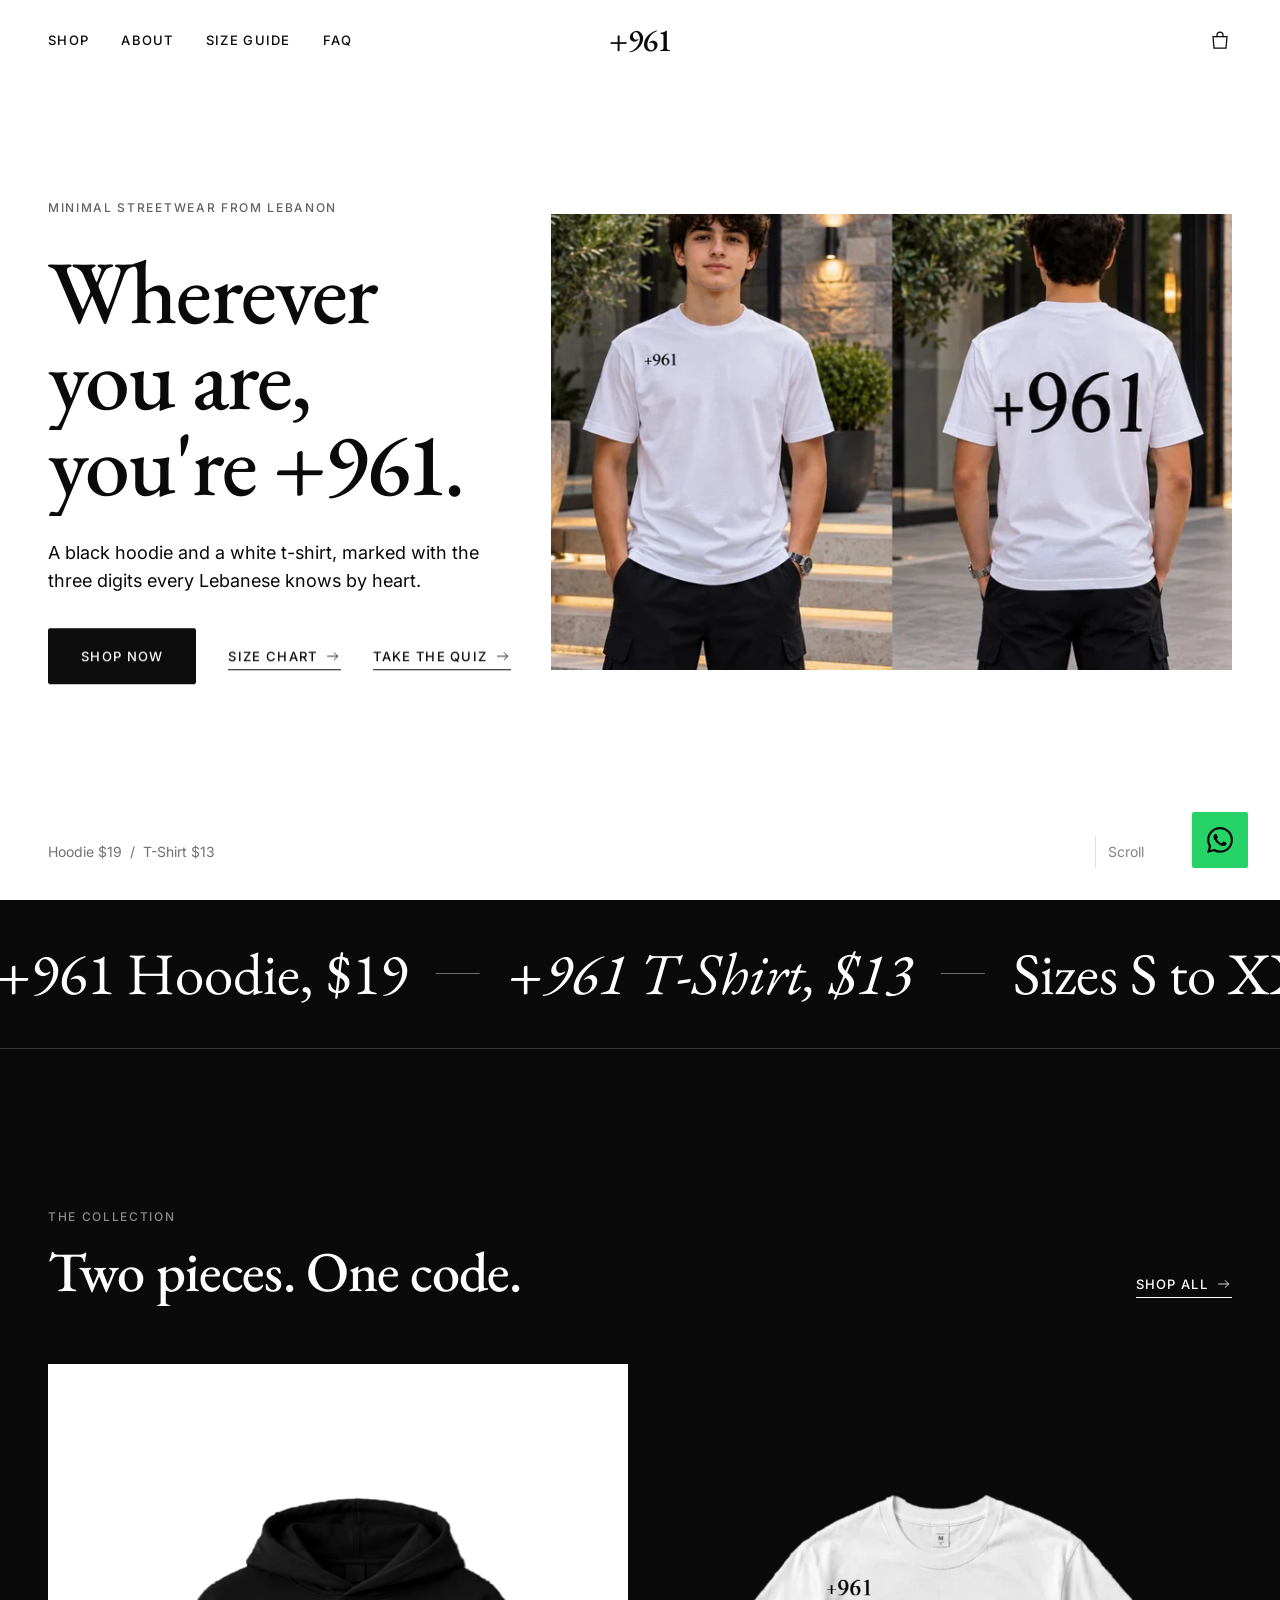
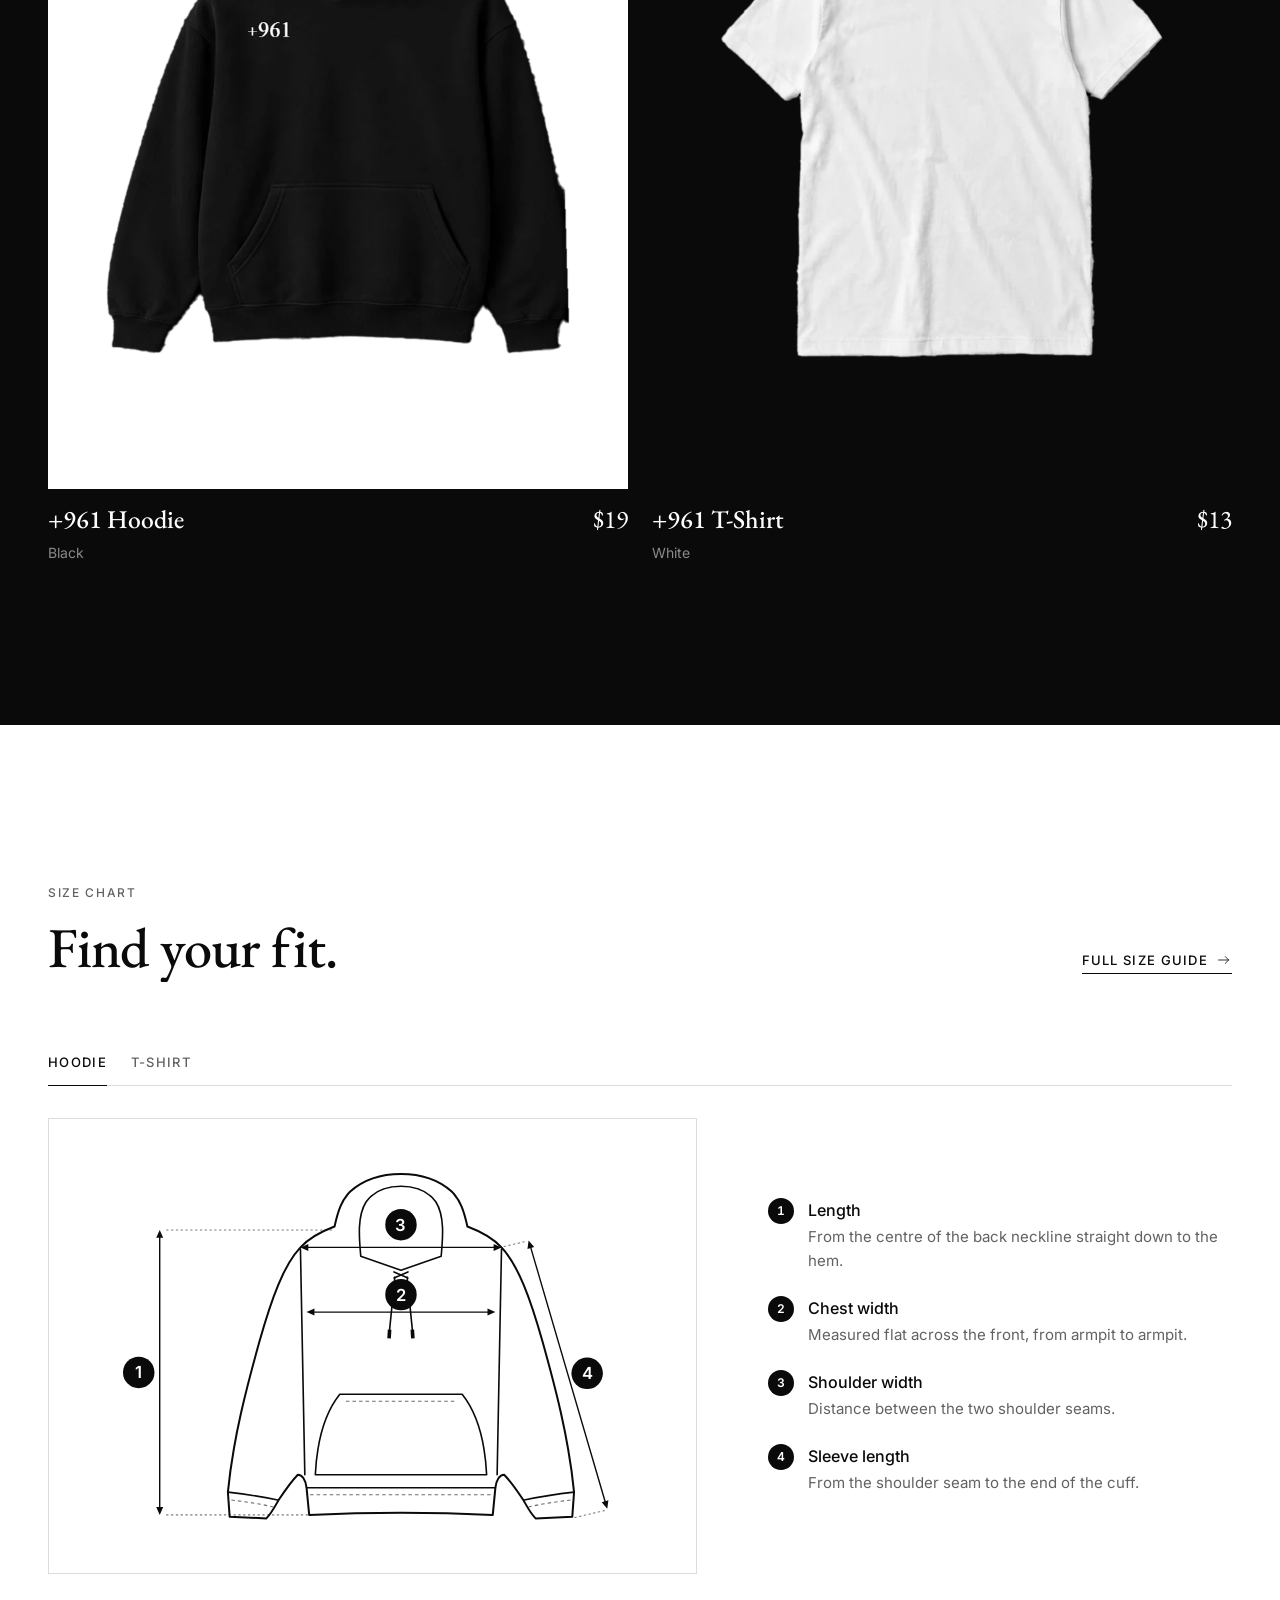
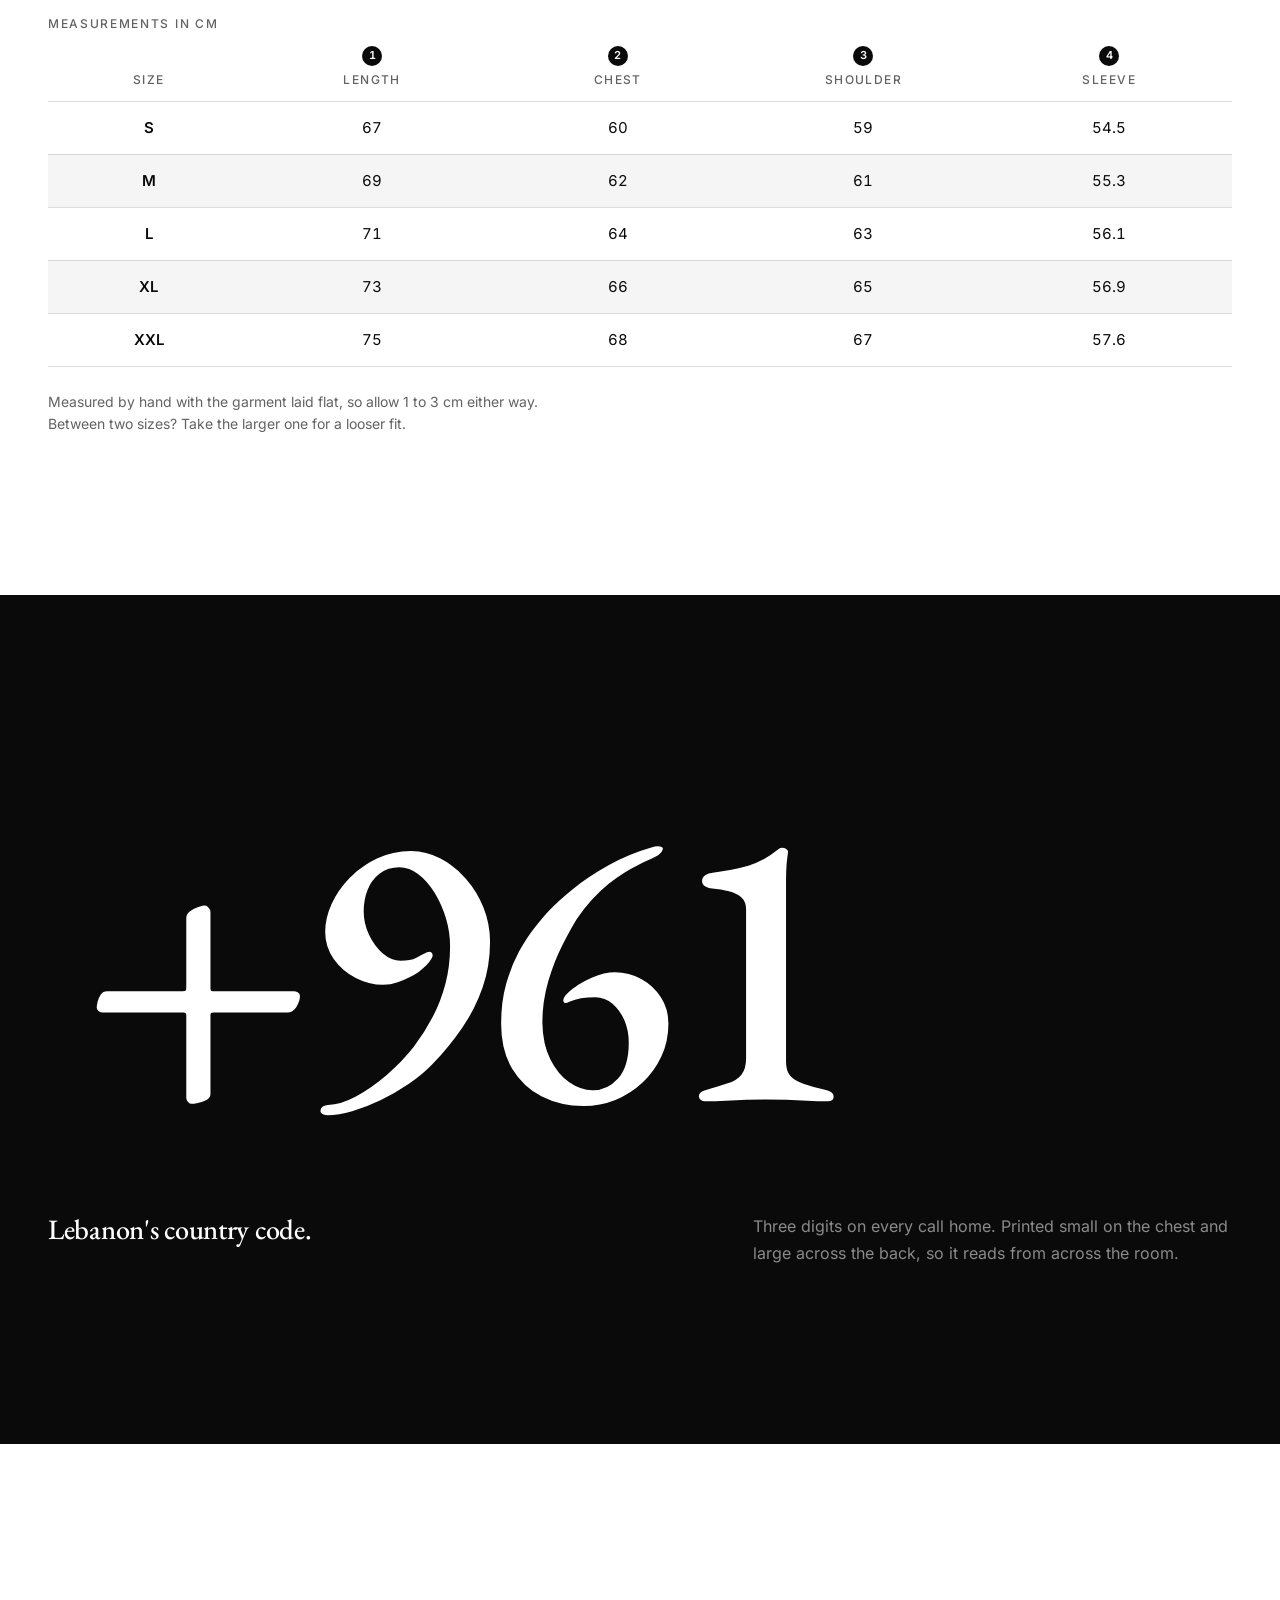
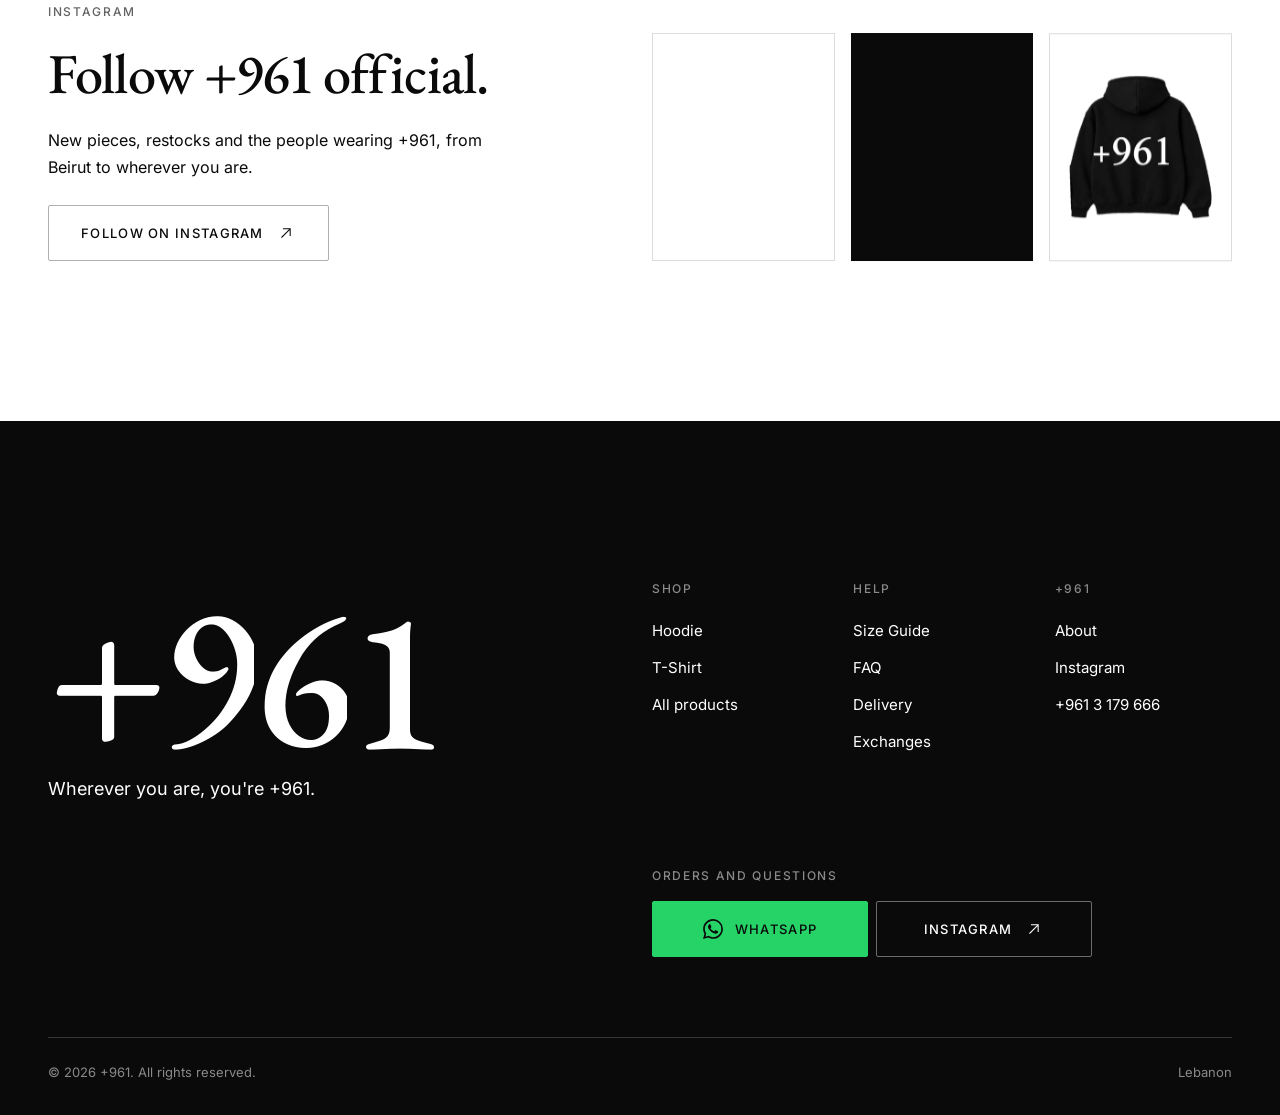
<file: index.html>
<!doctype html>
<html lang="en" data-page="index" data-template="home" data-build="203791c3">
<head>
  <meta charset="utf-8">
  <meta name="viewport" content="width=device-width, initial-scale=1, viewport-fit=cover">
  <title>+961 | Lebanese Clothing Brand and Streetwear</title>
  
  <meta name="description" content="+961 is a minimalist Lebanese clothing brand. Shop the +961 hoodie and +961 t-shirt, made for Lebanese people in Lebanon and around the world.">
  
  <meta name="theme-color" content="#0A0A0A">
  <!-- Open Graph: once the site is live, replace each relative image path below with the full URL (https://yourdomain.com/assets/img/...) -->
  <meta property="og:site_name" content="+961">
  <meta property="og:type" content="website">
  <meta property="og:title" content="+961 | Lebanese Clothing Brand and Streetwear">
  <meta property="og:description" content="+961 is a minimalist Lebanese clothing brand. Shop the +961 hoodie and +961 t-shirt, made for Lebanese people in Lebanon and around the world.">
  <meta property="og:image" content="assets/img/og-home.jpg">
  <meta property="og:image:width" content="1200">
  <meta property="og:image:height" content="630">
  <meta property="og:image:alt" content="+961, a Lebanese clothing brand">
  <meta name="twitter:card" content="summary_large_image">
  <link rel="icon" type="image/png" sizes="32x32" href="assets/img/favicon-32.png">
  <link rel="apple-touch-icon" href="assets/img/apple-touch-icon.png">
  <link rel="preload" href="assets/fonts/inter-latin-400-normal.woff2" as="font" type="font/woff2" crossorigin>
  <link rel="preload" href="assets/fonts/eb-garamond-latin-500-normal.woff2" as="font" type="font/woff2" crossorigin>
  <link rel="stylesheet" href="assets/css/site.css?v=f5add309">
  <style>.is-entering .curtain{animation:curtain-safety 0s 2.5s forwards}@keyframes curtain-safety{to{visibility:hidden}}</style>
  <script>(function(){var d=document.documentElement;d.classList.add('js');try{var c=JSON.parse(localStorage.getItem('961-cart')||'[]');if(Array.isArray(c)&&c.length){d.classList.add('has-bag');d.style.setProperty('--bag-lines',c.length)}}catch(e){}try{if(!window.matchMedia('(prefers-reduced-motion: reduce)').matches&&!localStorage.getItem('961-intro'))d.classList.add('has-intro');if(sessionStorage.getItem('961-nav')){sessionStorage.removeItem('961-nav');d.classList.add('is-entering');}}catch(e){}})();</script>
  <script type="application/ld+json">{"@context":"https://schema.org","@type":"ClothingStore","name":"+961","slogan":"Wherever you are, you're +961.","telephone":"+9613179666","address":{"@type":"PostalAddress","addressCountry":"LB"},"sameAs":["https://www.instagram.com/961o.fficial/"],"currenciesAccepted":"USD","paymentAccepted":"Cash"}</script>
</head>
<body>

  <a class="skip-link" href="#main">Skip to content</a>
  <header class="header" id="header" data-theme="light">
    <div class="header__bg" aria-hidden="true"></div>
    <div class="progress" aria-hidden="true"><span></span></div>
    <div class="wrap header__inner">
      <div class="header__left">
        <button class="icon-btn menu-toggle" type="button" aria-label="Open menu" aria-expanded="false" aria-controls="menu"><span class="burger" aria-hidden="true"><i></i><i></i></span></button>
        <a class="back-btn" href="index.html" data-back aria-label="Back" hidden><svg class="icon" viewBox="0 0 24 24" aria-hidden="true"><path d="M15 5l-7 7 7 7"/></svg><span class="back-btn__label" aria-hidden="true">Back</span></a>
        <nav class="nav" aria-label="Main">
          <a class="nav__link" href="shop.html" data-nav="shop">Shop</a>
          <a class="nav__link" href="about.html" data-nav="about">About</a>
          <a class="nav__link" href="size-guide.html" data-nav="size-guide">Size Guide</a>
          <a class="nav__link" href="faq.html" data-nav="faq">FAQ</a>
        </nav>
      </div>
      <a class="logo" href="index.html" aria-label="+961, home">+961</a>
      <div class="header__right">
        <button class="icon-btn cart-btn" type="button" data-cart-open aria-label="Open bag, 0 items" aria-controls="cart"><svg class="icon" viewBox="0 0 24 24" aria-hidden="true"><path d="M5 8.5h14l-1 11.5H6L5 8.5Z"/><path d="M9 8.5V7a3 3 0 0 1 6 0v1.5"/></svg><span class="cart-btn__count" data-cart-count aria-hidden="true"><span>0</span></span></button>
      </div>
    </div>
  </header>
  <main id="main" tabindex="-1" data-route="index" data-template="home">
    <section class="hero" data-theme="light">
      <div class="wrap hero__grid">
        <div class="hero__text" data-fab-avoid>
          <p class="label muted" data-hero-fade>Minimal streetwear from Lebanon</p>
          <h1 class="display hero__title">Wherever you are, you're +961.</h1>
          <p class="lead" data-hero-fade>A black hoodie and a white t-shirt, marked with the three digits every Lebanese knows by heart.</p>
          <div class="hero__cta" data-hero-fade data-fab-avoid>
            <a class="btn" href="shop.html"><span class="btn__label">Shop now</span></a>
            <a class="link" href="#size-chart">Size chart <svg class="icon" viewBox="0 0 24 24" aria-hidden="true"><path d="M4 12h15M14 7l5 5-5 5"/></svg></a>
            <button class="link" type="button" data-open-quiz aria-haspopup="dialog" aria-controls="quiz">Take the quiz <svg class="icon" viewBox="0 0 24 24" aria-hidden="true"><path d="M4 12h15M14 7l5 5-5 5"/></svg></button>
          </div>
        </div>
        <div class="hero__media">
          <div class="hero__frame media" data-hero-media>
            <div class="mask__in"><div class="mask__img">
              <img class="hero__img" src="assets/img/lifestyle-tshirt-1284.webp" srcset="assets/img/lifestyle-tshirt-800.webp 800w, assets/img/lifestyle-tshirt-1284.webp 1284w" sizes="(min-width: 1024px) 55vw, 100vw" width="1284" height="860" fetchpriority="high" decoding="async" alt="A young man wearing the white +961 t-shirt, seen from the front with +961 small on the chest and from the back with +961 large across the shoulders">
            </div></div>
          </div>
        </div>
      </div>
      <div class="wrap hero__foot small">
        <span>Hoodie $19 &nbsp;/&nbsp; T-Shirt $13</span>
        <span class="scroll-cue"><span class="scroll-cue__line" aria-hidden="true"></span>Scroll</span>
      </div>
    </section>

    <section class="ticker" data-theme="dark" aria-label="At a glance">
      <p class="sr-only">+961 Hoodie, $19. +961 T-Shirt, $13. Sizes S to XXL. Delivered across Lebanon. Order online or on WhatsApp.</p>
      <div class="ticker__viewport" aria-hidden="true">
        <div class="ticker__track" data-ticker><div class="ticker__set"><span class="ticker__item">+961 Hoodie, $19</span><span class="ticker__sep"></span><span class="ticker__item">+961 T-Shirt, $13</span><span class="ticker__sep"></span><span class="ticker__item">Sizes S to XXL</span><span class="ticker__sep"></span><span class="ticker__item">Delivered across Lebanon</span><span class="ticker__sep"></span><span class="ticker__item">Order online or on WhatsApp</span><span class="ticker__sep"></span></div></div>
      </div>
    </section>

    <section class="section" data-theme="dark" aria-labelledby="collection-title">
      <div class="wrap">
        <div class="head head--split">
          <div class="head">
            <p class="label">The collection</p>
            <h2 class="h2" id="collection-title" data-split>Two pieces. One code.</h2>
          </div>
          <a class="link" href="shop.html" data-reveal>Shop all <svg class="icon" viewBox="0 0 24 24" aria-hidden="true"><path d="M4 12h15M14 7l5 5-5 5"/></svg></a>
        </div>
        <div class="cards" data-reveal-group>
          <article class="card" data-reveal-item>
          <a class="card__link" href="hoodie.html" aria-label="+961 Hoodie $19 Black">
            <div class="card__media media tile--light" data-mask data-cursor="View">
              <div class="mask__in"><div class="mask__img">
                <img class="card__img card__img--front" src="assets/img/hoodie-front-600.webp" srcset="assets/img/hoodie-front-400.webp 400w, assets/img/hoodie-front-600.webp 600w, assets/img/hoodie-front-800.webp 800w, assets/img/hoodie-front-1000.webp 1000w, assets/img/hoodie-front-1200.webp 1200w, assets/img/hoodie-front-1500.webp 1500w" sizes="50vw" width="1000" height="1250" loading="lazy" decoding="async" alt="+961 Hoodie in black, front view with a small white +961 print on the chest">
                <img class="card__img card__img--back" src="assets/img/hoodie-back-600.webp" srcset="assets/img/hoodie-back-400.webp 400w, assets/img/hoodie-back-600.webp 600w, assets/img/hoodie-back-800.webp 800w, assets/img/hoodie-back-1000.webp 1000w, assets/img/hoodie-back-1200.webp 1200w, assets/img/hoodie-back-1500.webp 1500w" sizes="50vw" width="1000" height="1250" loading="lazy" decoding="async" alt="+961 Hoodie in black, back view with a large white +961 print across the back">
              </div></div>
            </div>
            <div class="card__info">
              <h3 class="card__name">+961 Hoodie</h3>
              <p class="card__price">$19</p>
            </div>
            <p class="card__meta"><span>Black</span><span class="card__view" aria-hidden="true">View</span></p>
          </a>
        </article>
          <article class="card" data-reveal-item>
          <a class="card__link" href="t-shirt.html" aria-label="+961 T-Shirt $13 White">
            <div class="card__media media tile--dark" data-mask data-cursor="View">
              <div class="mask__in"><div class="mask__img">
                <img class="card__img card__img--front" src="assets/img/tshirt-front-600.webp" srcset="assets/img/tshirt-front-400.webp 400w, assets/img/tshirt-front-600.webp 600w, assets/img/tshirt-front-800.webp 800w, assets/img/tshirt-front-1000.webp 1000w, assets/img/tshirt-front-1200.webp 1200w, assets/img/tshirt-front-1500.webp 1500w" sizes="50vw" width="1000" height="1250" loading="lazy" decoding="async" alt="+961 T-Shirt in white, front view with a small black +961 print on the chest">
                <img class="card__img card__img--back" src="assets/img/tshirt-back-600.webp" srcset="assets/img/tshirt-back-400.webp 400w, assets/img/tshirt-back-600.webp 600w, assets/img/tshirt-back-800.webp 800w, assets/img/tshirt-back-1000.webp 1000w, assets/img/tshirt-back-1200.webp 1200w, assets/img/tshirt-back-1500.webp 1500w" sizes="50vw" width="1000" height="1250" loading="lazy" decoding="async" alt="+961 T-Shirt in white, back view with a large black +961 print across the back">
              </div></div>
            </div>
            <div class="card__info">
              <h3 class="card__name">+961 T-Shirt</h3>
              <p class="card__price">$13</p>
            </div>
            <p class="card__meta"><span>White</span><span class="card__view" aria-hidden="true">View</span></p>
          </a>
        </article>
        </div>
      </div>
    </section>

    <section class="section" id="size-chart" data-theme="light" aria-labelledby="fit-title">
      <div class="wrap">
        <div class="head head--split">
          <div class="head">
            <p class="label">Size chart</p>
            <h2 class="h2" id="fit-title" data-split>Find your fit.</h2>
          </div>
          <a class="link" href="size-guide.html" data-reveal>Full size guide <svg class="icon" viewBox="0 0 24 24" aria-hidden="true"><path d="M4 12h15M14 7l5 5-5 5"/></svg></a>
        </div>
        <div class="fit" data-tabs data-reveal>
          <div class="tabs" role="tablist" aria-label="Size chart">
            <button class="tab" type="button" role="tab" id="fit-tab-hoodie" aria-controls="fit-hoodie" aria-selected="true">Hoodie</button>
            <button class="tab" type="button" role="tab" id="fit-tab-tshirt" aria-controls="fit-tshirt" aria-selected="false" tabindex="-1">T-Shirt</button>
          </div>
          <div class="fit__panel" id="fit-hoodie" role="tabpanel" aria-labelledby="fit-tab-hoodie"><div class="chart" data-chart="hoodie"><div class="chart__in">
            <figure class="chart__figure"><svg class="diagram diagram--hoodie" viewBox="2 0 572 410" role="img" aria-label="Drawing of the +961 hoodie laid flat. 1 is the length, from the centre of the back neckline down to the hem. 2 is the chest width, straight across from armpit to armpit. 3 is the shoulder width, between the two shoulder seams. 4 is the sleeve length, from the shoulder seam to the end of the cuff." focusable="false">
  <path class="dg-out" d="M244 68C248 50 252 38 262 28C280 12 300 8 320 8C340 8 360 12 378 28C388 38 392 50 396 68C412 74 426 82 435 92C454 112 468 150 482 200C496 250 512 310 518 372L516 400L474 402C468 396 464 388 460 381C454 372 446 360 438 352C433 352 429 358 428 367L425 398Q320 393 215 398L212 367C211 358 207 352 202 352C194 360 186 372 180 381C176 388 172 396 166 402L124 400L122 372C128 310 144 250 158 200C172 150 186 112 205 92C214 82 228 74 244 68Z"/>
  <path class="dg-line" d="M274 102C272 80 270 56 280 40C290 26 304 22 320 22C336 22 350 26 360 40C370 56 368 80 366 102L320 118Z"/>
  <path class="dg-line" d="M205 94C207 180 208 280 210 352M435 94C433 180 432 280 430 352M212 367H428M122 372C140 374 160 377 179 381M518 372C500 374 480 377 461 381"/>
  <path class="dg-line" d="M250 260H390C406 280 416 312 418 352H222C224 312 234 280 250 260Z"/>
  <path class="dg-stitch" d="M216 375H424M126 381C142 383 158 385 174 389M514 381C498 383 482 385 466 389M257 268H383"/>
  <path class="dg-line" d="M312 120L328 127M312 127L328 120M313 126L307 186M327 126L333 186"/>
  <path class="dg-tip" d="M307 186L306.4 196M333 186L333.6 196"/>
  <g class="dg-m" data-m="1"><path class="dg-ext" d="M52 72H244M52 398H215"/><path class="dg-arrow" d="M44 78.3L44 391.7"/><path class="dg-head" d="M44 398L40 389L48 389ZM44 72L40 81L48 81Z"/><g class="dg-num"><circle cx="20" cy="235" r="18"/><text x="20" y="235">1</text></g></g>
  <g class="dg-m" data-m="3"><path class="dg-arrow" d="M211.3 92L428.7 92"/><path class="dg-head" d="M435 92L426 96L426 88ZM205 92L214 96L214 88Z"/><g class="dg-num"><circle cx="320" cy="66" r="18"/><text x="320" y="66">3</text></g></g>
  <g class="dg-m" data-m="2"><path class="dg-arrow" d="M218.3 166L421.7 166"/><path class="dg-head" d="M428 166L419 170L419 162ZM212 166L221 170L221 162Z"/><g class="dg-num"><circle cx="320" cy="146" r="18"/><text x="320" y="146">2</text></g></g>
  <g class="dg-m" data-m="4"><path class="dg-ext" d="M438 91L463 85M519 401L553 393"/><path class="dg-arrow" d="M467.8 90L554.2 385"/><path class="dg-head" d="M556 391L549.6 383.5L557.3 381.2ZM466 84L464.7 93.8L472.4 91.5Z"/><g class="dg-num"><circle cx="533" cy="236" r="18"/><text x="533" y="236">4</text></g></g>
</svg></figure>
            <ol class="chart__key" aria-label="How to measure the +961 Hoodie"><li data-m="1"><span class="m-num" aria-hidden="true">1</span><p><strong>Length</strong>From the centre of the back neckline straight down to the hem.</p></li><li data-m="2"><span class="m-num" aria-hidden="true">2</span><p><strong>Chest width</strong>Measured flat across the front, from armpit to armpit.</p></li><li data-m="3"><span class="m-num" aria-hidden="true">3</span><p><strong>Shoulder width</strong>Distance between the two shoulder seams.</p></li><li data-m="4"><span class="m-num" aria-hidden="true">4</span><p><strong>Sleeve length</strong>From the shoulder seam to the end of the cuff.</p></li></ol>
            <div class="chart__tables">
              <div class="chart__table"><p class="chart__sub" aria-hidden="true">Measurements in cm</p><div class="table-wrap"><table class="size-table">
            <caption class="sr-only">+961 Hoodie measurements in centimeters</caption>
            <thead><tr><th scope="col">Size</th><th scope="col" data-m="1"><span class="m-num" aria-hidden="true">1</span><span class="m-lab">Length</span></th><th scope="col" data-m="2"><span class="m-num" aria-hidden="true">2</span><span class="m-lab">Chest</span></th><th scope="col" data-m="3"><span class="m-num" aria-hidden="true">3</span><span class="m-lab">Shoulder</span></th><th scope="col" data-m="4"><span class="m-num" aria-hidden="true">4</span><span class="m-lab">Sleeve</span></th></tr></thead>
            <tbody><tr><th scope="row">S</th><td data-m="1">67</td><td data-m="2">60</td><td data-m="3">59</td><td data-m="4">54.5</td></tr><tr><th scope="row">M</th><td data-m="1">69</td><td data-m="2">62</td><td data-m="3">61</td><td data-m="4">55.3</td></tr><tr><th scope="row">L</th><td data-m="1">71</td><td data-m="2">64</td><td data-m="3">63</td><td data-m="4">56.1</td></tr><tr><th scope="row">XL</th><td data-m="1">73</td><td data-m="2">66</td><td data-m="3">65</td><td data-m="4">56.9</td></tr><tr><th scope="row">XXL</th><td data-m="1">75</td><td data-m="2">68</td><td data-m="3">67</td><td data-m="4">57.6</td></tr></tbody>
          </table></div></div>
              
            </div>
          </div></div></div>
          <div class="fit__panel" id="fit-tshirt" role="tabpanel" aria-labelledby="fit-tab-tshirt" hidden><div class="chart" data-chart="tshirt"><div class="chart__in">
            <figure class="chart__figure"><svg class="diagram diagram--tshirt" viewBox="6 0 404 446" role="img" aria-label="Drawing of the +961 t-shirt laid flat. 1 is the length, from the centre of the back neckline down to the hem. 2 is the chest width, straight across from armpit to armpit. 3 is the shoulder width, between the two shoulder seams. 4 is the sleeve length, from the shoulder seam to the sleeve opening." focusable="false">
  <path class="dg-out" d="M152 56C130 64 104 78 86 95L18 176L66 223Q72 228 80 227Q83 230 82 238L80 432Q200 440 320 432L318 238Q317 230 320 227Q328 228 334 223L382 176L314 95C296 78 270 64 248 56Q200 78 152 56Z"/>
  <path class="dg-out" d="M152 56Q200 106 248 56"/>
  <path class="dg-soft" d="M160 60Q200 122 240 60"/>
  <path class="dg-line" d="M86 95Q90 160 80 226M314 95Q310 160 320 226"/>
  <path class="dg-stitch" d="M27 166L75 213M373 166L325 213M86 424L314 424"/>
  <g class="dg-m" data-m="3"><path class="dg-ext" d="M86 46V90M314 46V90"/><path class="dg-arrow" d="M92.3 38L307.7 38"/><path class="dg-head" d="M314 38L305 42L305 34ZM86 38L95 42L95 34Z"/><g class="dg-num"><circle cx="200" cy="16" r="14"/><text x="200" y="16">3</text></g></g>
  <g class="dg-m" data-m="4"><path class="dg-ext" d="M317 92L328 83M385 173L396 164"/><path class="dg-arrow" d="M335.1 85.8L394.9 157.2"/><path class="dg-head" d="M399 162L390.1 157.7L396.3 152.5ZM331 81L333.7 90.5L339.9 85.3Z"/><g class="dg-num"><circle cx="381" cy="107" r="14"/><text x="381" y="107">4</text></g></g>
  <g class="dg-m" data-m="1"><path class="dg-arrow" d="M200 74.3L200 427.7"/><path class="dg-head" d="M200 434L196 425L204 425ZM200 68L196 77L204 77Z"/><g class="dg-num"><circle cx="222" cy="300" r="14"/><text x="222" y="300">1</text></g></g>
  <g class="dg-m" data-m="2"><path class="dg-arrow" d="M88.3 244L311.7 244"/><path class="dg-head" d="M318 244L309 248L309 240ZM82 244L91 248L91 240Z"/><g class="dg-num"><circle cx="268" cy="223" r="14"/><text x="268" y="223">2</text></g></g>
</svg></figure>
            <ol class="chart__key" aria-label="How to measure the +961 T-Shirt"><li data-m="1"><span class="m-num" aria-hidden="true">1</span><p><strong>Length</strong>From the centre of the back neckline straight down to the hem.</p></li><li data-m="2"><span class="m-num" aria-hidden="true">2</span><p><strong>Chest width</strong>Measured flat across the front, from armpit to armpit.</p></li><li data-m="3"><span class="m-num" aria-hidden="true">3</span><p><strong>Shoulder width</strong>Distance between the two shoulder seams.</p></li><li data-m="4"><span class="m-num" aria-hidden="true">4</span><p><strong>Sleeve length</strong>From the shoulder seam to the sleeve opening.</p></li></ol>
            <div class="chart__tables">
              <div class="chart__table"><p class="chart__sub" aria-hidden="true">Measurements in cm</p><div class="table-wrap"><table class="size-table">
            <caption class="sr-only">+961 T-Shirt measurements in centimeters</caption>
            <thead><tr><th scope="col">Size</th><th scope="col" data-m="1"><span class="m-num" aria-hidden="true">1</span><span class="m-lab">Length</span></th><th scope="col" data-m="2"><span class="m-num" aria-hidden="true">2</span><span class="m-lab">Chest</span></th><th scope="col" data-m="3"><span class="m-num" aria-hidden="true">3</span><span class="m-lab">Shoulder</span></th><th scope="col" data-m="4"><span class="m-num" aria-hidden="true">4</span><span class="m-lab">Sleeve</span></th></tr></thead>
            <tbody><tr><th scope="row">S</th><td data-m="1">69</td><td data-m="2">53</td><td data-m="3">53.5</td><td data-m="4">20.5</td></tr><tr><th scope="row">M</th><td data-m="1">71.5</td><td data-m="2">55.5</td><td data-m="3">55.5</td><td data-m="4">21</td></tr><tr><th scope="row">L</th><td data-m="1">74</td><td data-m="2">58</td><td data-m="3">57.5</td><td data-m="4">21.5</td></tr><tr><th scope="row">XL</th><td data-m="1">76.5</td><td data-m="2">60.5</td><td data-m="3">59.5</td><td data-m="4">22</td></tr><tr><th scope="row">XXL</th><td data-m="1">79</td><td data-m="2">63</td><td data-m="3">61.5</td><td data-m="4">22.5</td></tr></tbody>
          </table></div></div>
              <div class="chart__table"><p class="chart__sub" aria-hidden="true">Your height and weight</p><div class="table-wrap"><table class="size-table size-table--fit">
            <caption class="sr-only">Height and weight each +961 T-Shirt size is made for</caption>
            <thead><tr><th scope="col">Size</th><th scope="col"><span class="m-lab">Height</span></th><th scope="col"><span class="m-lab">Weight</span></th></tr></thead>
            <tbody><tr><th scope="row">S</th><td>155–165 cm</td><td>45–52.5 kg</td></tr><tr><th scope="row">M</th><td>165–170 cm</td><td>52.5–60 kg</td></tr><tr><th scope="row">L</th><td>170–175 cm</td><td>60–67.5 kg</td></tr><tr><th scope="row">XL</th><td>175–180 cm</td><td>67.5–75 kg</td></tr><tr><th scope="row">XXL</th><td>180–185 cm</td><td>75–82.5 kg</td></tr></tbody>
          </table></div></div>
            </div>
          </div></div></div>
          <p class="small muted fit__note">Measured by hand with the garment laid flat, so allow 1 to 3 cm either way. Between two sizes? Take the larger one for a looser fit.</p>
        </div>
      </div>
    </section>

    <section class="section statement" data-theme="dark" aria-label="+961">
      <p class="statement__type" data-statement aria-hidden="true">+961</p>
      <div class="wrap statement__foot">
        <p class="h3" data-reveal>Lebanon's country code.</p>
        <p class="body muted" data-reveal>Three digits on every call home. Printed small on the chest and large across the back, so it reads from across the room.</p>
      </div>
    </section>

    <section class="section" data-theme="light" aria-labelledby="ig-title">
      <div class="wrap">
        <!-- Reviews stay hidden until you add real reviews in assets/js/content.js -->
        <div class="reviews" data-reviews hidden>
          <div class="head"><p class="label">From customers</p><h2 class="h2">In their words.</h2></div>
          <div class="reviews__list"></div>
        </div>
        <!-- Customer photos stay hidden until you add real photos in assets/js/content.js -->
        <div class="gallery" data-gallery hidden>
          <div class="head"><p class="label">Worn by you</p><h2 class="h2">+961, around the world.</h2></div>
          <div class="gallery__grid"></div>
        </div>
        <div class="grid ig">
          <div class="ig__text">
            <p class="label muted" data-reveal>Instagram</p>
            <h2 class="h2" id="ig-title" data-split>Follow +961 official.</h2>
            <p class="body" data-reveal>New pieces, restocks and the people wearing +961, from Beirut to wherever you are.</p>
            <a class="btn btn--outline" href="https://www.instagram.com/961o.fficial/" target="_blank" rel="noopener" data-reveal><span class="btn__label">Follow on Instagram <svg class="icon" viewBox="0 0 24 24" aria-hidden="true"><path d="M7 17L17 7M9 7h8v8"/></svg></span></a>
          </div>
          <div class="ig__tiles" data-reveal-group>
            <a class="ig__tile tile--light" href="https://www.instagram.com/961o.fficial/" target="_blank" rel="noopener" data-reveal-item data-cursor="Open" aria-label="+961 official on Instagram"><img src="assets/img/hoodie-front-600.webp" srcset="assets/img/hoodie-front-400.webp 400w, assets/img/hoodie-front-600.webp 600w, assets/img/hoodie-front-800.webp 800w, assets/img/hoodie-front-1000.webp 1000w, assets/img/hoodie-front-1200.webp 1200w, assets/img/hoodie-front-1500.webp 1500w" sizes="(min-width: 1024px) 15vw, 31vw" width="600" height="750" loading="lazy" decoding="async" alt="+961 Hoodie in black, front view with a small white +961 print on the chest"></a>
            <a class="ig__tile tile--dark" href="https://www.instagram.com/961o.fficial/" target="_blank" rel="noopener" data-reveal-item data-cursor="Open" aria-label="+961 official on Instagram"><img src="assets/img/tshirt-back-600.webp" srcset="assets/img/tshirt-back-400.webp 400w, assets/img/tshirt-back-600.webp 600w, assets/img/tshirt-back-800.webp 800w, assets/img/tshirt-back-1000.webp 1000w, assets/img/tshirt-back-1200.webp 1200w, assets/img/tshirt-back-1500.webp 1500w" sizes="(min-width: 1024px) 15vw, 31vw" width="600" height="750" loading="lazy" decoding="async" alt="+961 T-Shirt in white, back view with a large black +961 print across the back"></a>
            <a class="ig__tile tile--light" href="https://www.instagram.com/961o.fficial/" target="_blank" rel="noopener" data-reveal-item data-cursor="Open" aria-label="+961 official on Instagram"><img src="assets/img/hoodie-back-600.webp" srcset="assets/img/hoodie-back-400.webp 400w, assets/img/hoodie-back-600.webp 600w, assets/img/hoodie-back-800.webp 800w, assets/img/hoodie-back-1000.webp 1000w, assets/img/hoodie-back-1200.webp 1200w, assets/img/hoodie-back-1500.webp 1500w" sizes="(min-width: 1024px) 15vw, 31vw" width="600" height="750" loading="lazy" decoding="async" alt="+961 Hoodie in black, back view with a large white +961 print across the back"></a>
          </div>
        </div>
      </div>
    </section>
  </main>

  <footer class="footer" data-theme="dark" data-fab-avoid>
    <div class="wrap">
      <div class="grid footer__top">
        <div class="footer__brand">
          <a class="footer__logo" href="index.html" aria-label="+961, home">+961</a>
          <p class="lead">Wherever you are, you're +961.</p>
        </div>
        <div class="footer__cols">
          <div class="footer__col"><p class="label">Shop</p><a href="hoodie.html">Hoodie</a><a href="t-shirt.html">T-Shirt</a><a href="shop.html">All products</a></div>
          <div class="footer__col"><p class="label">Help</p><a href="size-guide.html">Size Guide</a><a href="faq.html">FAQ</a><a href="faq.html#delivery">Delivery</a><a href="faq.html#exchanges">Exchanges</a></div>
          <div class="footer__col"><p class="label">+961</p><a href="about.html">About</a><a href="https://www.instagram.com/961o.fficial/" target="_blank" rel="noopener">Instagram</a><a href="tel:+9613179666">+961 3 179 666</a></div>
        </div>
        <div class="footer__contact">
          <p class="label muted">Orders and questions</p>
          <div class="btn-row">
            <a class="btn btn--wa " href="https://wa.me/9613179666?text=Hi%20%2B961%2C%20I%20have%20a%20question." target="_blank" rel="noopener" ><span class="btn__label"><svg class="icon icon--wa" viewBox="0 0 24 24" aria-hidden="true"><path d="M17.472 14.382c-.297-.149-1.758-.867-2.03-.967-.273-.099-.471-.148-.67.15-.197.297-.767.966-.94 1.164-.173.199-.347.223-.644.075-.297-.15-1.255-.463-2.39-1.475-.883-.788-1.48-1.761-1.653-2.059-.173-.297-.018-.458.13-.606.134-.133.298-.347.446-.52.149-.174.198-.298.298-.497.099-.198.05-.371-.025-.52-.075-.149-.669-1.612-.916-2.207-.242-.579-.487-.5-.669-.51-.173-.008-.371-.01-.57-.01-.198 0-.52.074-.792.372-.272.297-1.04 1.016-1.04 2.479 0 1.462 1.065 2.875 1.213 3.074.149.198 2.096 3.2 5.077 4.487.709.306 1.262.489 1.694.625.712.227 1.36.195 1.871.118.571-.085 1.758-.719 2.006-1.413.248-.694.248-1.289.173-1.413-.074-.124-.272-.198-.57-.347m-5.421 7.403h-.004a9.87 9.87 0 01-5.031-1.378l-.361-.214-3.741.982.998-3.648-.235-.374a9.86 9.86 0 01-1.51-5.26c.001-5.45 4.436-9.884 9.888-9.884 2.64 0 5.122 1.03 6.988 2.898a9.825 9.825 0 012.893 6.994c-.003 5.45-4.437 9.884-9.885 9.884m8.413-18.297A11.815 11.815 0 0012.05 0C5.495 0 .16 5.335.157 11.892c0 2.096.547 4.142 1.588 5.945L.057 24l6.305-1.654a11.882 11.882 0 005.683 1.448h.005c6.554 0 11.89-5.335 11.893-11.893a11.821 11.821 0 00-3.48-8.413Z"/></svg><span class="wa-long">WhatsApp</span><span class="wa-short">WhatsApp</span></span></a>
            <a class="btn btn--outline " href="https://www.instagram.com/961o.fficial/" target="_blank" rel="noopener" aria-label="+961 official on Instagram"><span class="btn__label">Instagram <svg class="icon" viewBox="0 0 24 24" aria-hidden="true"><path d="M7 17L17 7M9 7h8v8"/></svg></span></a>
          </div>
        </div>
      </div>
      <div class="footer__bottom"><p>© 2026 +961. All rights reserved.</p><p>Lebanon</p></div>
    </div>
  </footer>

  <div class="menu" id="menu" data-theme="dark" aria-hidden="true" aria-label="Menu">
    <div class="wrap menu__inner">
      <ul class="menu__links">
        <li class="menu__link"><a href="shop.html">Shop</a></li>
        <li class="menu__link"><a href="about.html">About</a></li>
        <li class="menu__link"><a href="size-guide.html">Size Guide</a></li>
        <li class="menu__link"><a href="faq.html">FAQ</a></li>
      </ul>
      <div class="menu__foot">
        <p class="lead">Wherever you are, you're +961.</p>
        <div class="btn-row">
          <a class="btn btn--wa " href="https://wa.me/9613179666?text=Hi%20%2B961%2C%20I%20have%20a%20question." target="_blank" rel="noopener" ><span class="btn__label"><svg class="icon icon--wa" viewBox="0 0 24 24" aria-hidden="true"><path d="M17.472 14.382c-.297-.149-1.758-.867-2.03-.967-.273-.099-.471-.148-.67.15-.197.297-.767.966-.94 1.164-.173.199-.347.223-.644.075-.297-.15-1.255-.463-2.39-1.475-.883-.788-1.48-1.761-1.653-2.059-.173-.297-.018-.458.13-.606.134-.133.298-.347.446-.52.149-.174.198-.298.298-.497.099-.198.05-.371-.025-.52-.075-.149-.669-1.612-.916-2.207-.242-.579-.487-.5-.669-.51-.173-.008-.371-.01-.57-.01-.198 0-.52.074-.792.372-.272.297-1.04 1.016-1.04 2.479 0 1.462 1.065 2.875 1.213 3.074.149.198 2.096 3.2 5.077 4.487.709.306 1.262.489 1.694.625.712.227 1.36.195 1.871.118.571-.085 1.758-.719 2.006-1.413.248-.694.248-1.289.173-1.413-.074-.124-.272-.198-.57-.347m-5.421 7.403h-.004a9.87 9.87 0 01-5.031-1.378l-.361-.214-3.741.982.998-3.648-.235-.374a9.86 9.86 0 01-1.51-5.26c.001-5.45 4.436-9.884 9.888-9.884 2.64 0 5.122 1.03 6.988 2.898a9.825 9.825 0 012.893 6.994c-.003 5.45-4.437 9.884-9.885 9.884m8.413-18.297A11.815 11.815 0 0012.05 0C5.495 0 .16 5.335.157 11.892c0 2.096.547 4.142 1.588 5.945L.057 24l6.305-1.654a11.882 11.882 0 005.683 1.448h.005c6.554 0 11.89-5.335 11.893-11.893a11.821 11.821 0 00-3.48-8.413Z"/></svg><span class="wa-long">WhatsApp</span><span class="wa-short">WhatsApp</span></span></a>
          <a class="btn btn--outline " href="https://www.instagram.com/961o.fficial/" target="_blank" rel="noopener" aria-label="+961 official on Instagram"><span class="btn__label">Instagram <svg class="icon" viewBox="0 0 24 24" aria-hidden="true"><path d="M7 17L17 7M9 7h8v8"/></svg></span></a>
        </div>
        <a class="small muted" href="tel:+9613179666">+961 3 179 666</a>
      </div>
    </div>
  </div>

  <div class="scrim" aria-hidden="true"></div>
  <aside class="drawer" id="cart" data-theme="light" role="dialog" aria-modal="true" aria-labelledby="cart-title" aria-hidden="true">
    <div class="drawer__head">
      <h2 class="drawer__title" id="cart-title">Bag <span data-cart-title-count></span></h2>
      <button class="icon-btn" type="button" data-cart-close aria-label="Close bag"><svg class="icon" viewBox="0 0 24 24" aria-hidden="true"><path d="M6 6l12 12M18 6L6 18"/></svg></button>
    </div>
    <div class="drawer__body" data-lenis-prevent>
      <div class="drawer__empty" data-cart-empty>
        <p class="h3">Your bag is empty.</p>
        <p class="small muted">The hoodie and the t-shirt are both in the shop.</p>
        <a class="btn" href="shop.html"><span class="btn__label">Shop the collection</span></a>
      </div>
      <ul class="lines" data-cart-lines hidden></ul>
    </div>
    <div class="drawer__foot" data-cart-foot hidden>
      <div class="drawer__row"><span>Subtotal</span><span class="price" data-cart-subtotal>$0</span></div>
      <p class="small muted">Delivery is added at checkout.</p>
      <div class="btn-row">
        <a class="btn" href="checkout.html"><span class="btn__label">Checkout</span></a>
        <a class="btn btn--wa " href="https://wa.me/9613179666?text=Hi%20%2B961%2C%20I'd%20like%20to%20place%20an%20order." target="_blank" rel="noopener" data-cart-wa><span class="btn__label"><svg class="icon icon--wa" viewBox="0 0 24 24" aria-hidden="true"><path d="M17.472 14.382c-.297-.149-1.758-.867-2.03-.967-.273-.099-.471-.148-.67.15-.197.297-.767.966-.94 1.164-.173.199-.347.223-.644.075-.297-.15-1.255-.463-2.39-1.475-.883-.788-1.48-1.761-1.653-2.059-.173-.297-.018-.458.13-.606.134-.133.298-.347.446-.52.149-.174.198-.298.298-.497.099-.198.05-.371-.025-.52-.075-.149-.669-1.612-.916-2.207-.242-.579-.487-.5-.669-.51-.173-.008-.371-.01-.57-.01-.198 0-.52.074-.792.372-.272.297-1.04 1.016-1.04 2.479 0 1.462 1.065 2.875 1.213 3.074.149.198 2.096 3.2 5.077 4.487.709.306 1.262.489 1.694.625.712.227 1.36.195 1.871.118.571-.085 1.758-.719 2.006-1.413.248-.694.248-1.289.173-1.413-.074-.124-.272-.198-.57-.347m-5.421 7.403h-.004a9.87 9.87 0 01-5.031-1.378l-.361-.214-3.741.982.998-3.648-.235-.374a9.86 9.86 0 01-1.51-5.26c.001-5.45 4.436-9.884 9.888-9.884 2.64 0 5.122 1.03 6.988 2.898a9.825 9.825 0 012.893 6.994c-.003 5.45-4.437 9.884-9.885 9.884m8.413-18.297A11.815 11.815 0 0012.05 0C5.495 0 .16 5.335.157 11.892c0 2.096.547 4.142 1.588 5.945L.057 24l6.305-1.654a11.882 11.882 0 005.683 1.448h.005c6.554 0 11.89-5.335 11.893-11.893a11.821 11.821 0 00-3.48-8.413Z"/></svg><span class="wa-long">Order on WhatsApp</span><span class="wa-short">WhatsApp</span></span></a>
      </div>
    </div>
  </aside>

  <div class="modal" id="size-modal" role="dialog" aria-modal="true" aria-labelledby="size-modal-title" aria-hidden="true">
    <div class="modal__backdrop" data-modal-close></div>
    <div class="modal__panel" data-theme="light" data-lenis-prevent>
      <div class="modal__head">
        <h2 class="h3" id="size-modal-title">Size guide</h2>
        <button class="icon-btn modal__close" type="button" data-modal-close aria-label="Close size guide"><svg class="icon" viewBox="0 0 24 24" aria-hidden="true"><path d="M6 6l12 12M18 6L6 18"/></svg></button>
      </div>
      <div class="tabs" role="tablist" aria-label="Product">
        <button class="tab" type="button" role="tab" data-tab="hoodie" aria-selected="true" aria-controls="sg-hoodie" id="sg-tab-hoodie">Hoodie</button>
        <button class="tab" type="button" role="tab" data-tab="tshirt" aria-selected="false" aria-controls="sg-tshirt" id="sg-tab-tshirt" tabindex="-1">T-Shirt</button>
      </div>
      <div id="sg-hoodie" role="tabpanel" aria-labelledby="sg-tab-hoodie"><div class="chart" data-chart="hoodie"><div class="chart__in">
            <figure class="chart__figure"><svg class="diagram diagram--hoodie" viewBox="2 0 572 410" role="img" aria-label="Drawing of the +961 hoodie laid flat. 1 is the length, from the centre of the back neckline down to the hem. 2 is the chest width, straight across from armpit to armpit. 3 is the shoulder width, between the two shoulder seams. 4 is the sleeve length, from the shoulder seam to the end of the cuff." focusable="false">
  <path class="dg-out" d="M244 68C248 50 252 38 262 28C280 12 300 8 320 8C340 8 360 12 378 28C388 38 392 50 396 68C412 74 426 82 435 92C454 112 468 150 482 200C496 250 512 310 518 372L516 400L474 402C468 396 464 388 460 381C454 372 446 360 438 352C433 352 429 358 428 367L425 398Q320 393 215 398L212 367C211 358 207 352 202 352C194 360 186 372 180 381C176 388 172 396 166 402L124 400L122 372C128 310 144 250 158 200C172 150 186 112 205 92C214 82 228 74 244 68Z"/>
  <path class="dg-line" d="M274 102C272 80 270 56 280 40C290 26 304 22 320 22C336 22 350 26 360 40C370 56 368 80 366 102L320 118Z"/>
  <path class="dg-line" d="M205 94C207 180 208 280 210 352M435 94C433 180 432 280 430 352M212 367H428M122 372C140 374 160 377 179 381M518 372C500 374 480 377 461 381"/>
  <path class="dg-line" d="M250 260H390C406 280 416 312 418 352H222C224 312 234 280 250 260Z"/>
  <path class="dg-stitch" d="M216 375H424M126 381C142 383 158 385 174 389M514 381C498 383 482 385 466 389M257 268H383"/>
  <path class="dg-line" d="M312 120L328 127M312 127L328 120M313 126L307 186M327 126L333 186"/>
  <path class="dg-tip" d="M307 186L306.4 196M333 186L333.6 196"/>
  <g class="dg-m" data-m="1"><path class="dg-ext" d="M52 72H244M52 398H215"/><path class="dg-arrow" d="M44 78.3L44 391.7"/><path class="dg-head" d="M44 398L40 389L48 389ZM44 72L40 81L48 81Z"/><g class="dg-num"><circle cx="20" cy="235" r="18"/><text x="20" y="235">1</text></g></g>
  <g class="dg-m" data-m="3"><path class="dg-arrow" d="M211.3 92L428.7 92"/><path class="dg-head" d="M435 92L426 96L426 88ZM205 92L214 96L214 88Z"/><g class="dg-num"><circle cx="320" cy="66" r="18"/><text x="320" y="66">3</text></g></g>
  <g class="dg-m" data-m="2"><path class="dg-arrow" d="M218.3 166L421.7 166"/><path class="dg-head" d="M428 166L419 170L419 162ZM212 166L221 170L221 162Z"/><g class="dg-num"><circle cx="320" cy="146" r="18"/><text x="320" y="146">2</text></g></g>
  <g class="dg-m" data-m="4"><path class="dg-ext" d="M438 91L463 85M519 401L553 393"/><path class="dg-arrow" d="M467.8 90L554.2 385"/><path class="dg-head" d="M556 391L549.6 383.5L557.3 381.2ZM466 84L464.7 93.8L472.4 91.5Z"/><g class="dg-num"><circle cx="533" cy="236" r="18"/><text x="533" y="236">4</text></g></g>
</svg></figure>
            <ol class="chart__key" aria-label="How to measure the +961 Hoodie"><li data-m="1"><span class="m-num" aria-hidden="true">1</span><p><strong>Length</strong>From the centre of the back neckline straight down to the hem.</p></li><li data-m="2"><span class="m-num" aria-hidden="true">2</span><p><strong>Chest width</strong>Measured flat across the front, from armpit to armpit.</p></li><li data-m="3"><span class="m-num" aria-hidden="true">3</span><p><strong>Shoulder width</strong>Distance between the two shoulder seams.</p></li><li data-m="4"><span class="m-num" aria-hidden="true">4</span><p><strong>Sleeve length</strong>From the shoulder seam to the end of the cuff.</p></li></ol>
            <div class="chart__tables">
              <div class="chart__table"><p class="chart__sub" aria-hidden="true">Measurements in cm</p><div class="table-wrap"><table class="size-table">
            <caption class="sr-only">+961 Hoodie measurements in centimeters</caption>
            <thead><tr><th scope="col">Size</th><th scope="col" data-m="1"><span class="m-num" aria-hidden="true">1</span><span class="m-lab">Length</span></th><th scope="col" data-m="2"><span class="m-num" aria-hidden="true">2</span><span class="m-lab">Chest</span></th><th scope="col" data-m="3"><span class="m-num" aria-hidden="true">3</span><span class="m-lab">Shoulder</span></th><th scope="col" data-m="4"><span class="m-num" aria-hidden="true">4</span><span class="m-lab">Sleeve</span></th></tr></thead>
            <tbody><tr><th scope="row">S</th><td data-m="1">67</td><td data-m="2">60</td><td data-m="3">59</td><td data-m="4">54.5</td></tr><tr><th scope="row">M</th><td data-m="1">69</td><td data-m="2">62</td><td data-m="3">61</td><td data-m="4">55.3</td></tr><tr><th scope="row">L</th><td data-m="1">71</td><td data-m="2">64</td><td data-m="3">63</td><td data-m="4">56.1</td></tr><tr><th scope="row">XL</th><td data-m="1">73</td><td data-m="2">66</td><td data-m="3">65</td><td data-m="4">56.9</td></tr><tr><th scope="row">XXL</th><td data-m="1">75</td><td data-m="2">68</td><td data-m="3">67</td><td data-m="4">57.6</td></tr></tbody>
          </table></div></div>
              
            </div>
          </div></div></div>
      <div id="sg-tshirt" role="tabpanel" aria-labelledby="sg-tab-tshirt" hidden><div class="chart" data-chart="tshirt"><div class="chart__in">
            <figure class="chart__figure"><svg class="diagram diagram--tshirt" viewBox="6 0 404 446" role="img" aria-label="Drawing of the +961 t-shirt laid flat. 1 is the length, from the centre of the back neckline down to the hem. 2 is the chest width, straight across from armpit to armpit. 3 is the shoulder width, between the two shoulder seams. 4 is the sleeve length, from the shoulder seam to the sleeve opening." focusable="false">
  <path class="dg-out" d="M152 56C130 64 104 78 86 95L18 176L66 223Q72 228 80 227Q83 230 82 238L80 432Q200 440 320 432L318 238Q317 230 320 227Q328 228 334 223L382 176L314 95C296 78 270 64 248 56Q200 78 152 56Z"/>
  <path class="dg-out" d="M152 56Q200 106 248 56"/>
  <path class="dg-soft" d="M160 60Q200 122 240 60"/>
  <path class="dg-line" d="M86 95Q90 160 80 226M314 95Q310 160 320 226"/>
  <path class="dg-stitch" d="M27 166L75 213M373 166L325 213M86 424L314 424"/>
  <g class="dg-m" data-m="3"><path class="dg-ext" d="M86 46V90M314 46V90"/><path class="dg-arrow" d="M92.3 38L307.7 38"/><path class="dg-head" d="M314 38L305 42L305 34ZM86 38L95 42L95 34Z"/><g class="dg-num"><circle cx="200" cy="16" r="14"/><text x="200" y="16">3</text></g></g>
  <g class="dg-m" data-m="4"><path class="dg-ext" d="M317 92L328 83M385 173L396 164"/><path class="dg-arrow" d="M335.1 85.8L394.9 157.2"/><path class="dg-head" d="M399 162L390.1 157.7L396.3 152.5ZM331 81L333.7 90.5L339.9 85.3Z"/><g class="dg-num"><circle cx="381" cy="107" r="14"/><text x="381" y="107">4</text></g></g>
  <g class="dg-m" data-m="1"><path class="dg-arrow" d="M200 74.3L200 427.7"/><path class="dg-head" d="M200 434L196 425L204 425ZM200 68L196 77L204 77Z"/><g class="dg-num"><circle cx="222" cy="300" r="14"/><text x="222" y="300">1</text></g></g>
  <g class="dg-m" data-m="2"><path class="dg-arrow" d="M88.3 244L311.7 244"/><path class="dg-head" d="M318 244L309 248L309 240ZM82 244L91 248L91 240Z"/><g class="dg-num"><circle cx="268" cy="223" r="14"/><text x="268" y="223">2</text></g></g>
</svg></figure>
            <ol class="chart__key" aria-label="How to measure the +961 T-Shirt"><li data-m="1"><span class="m-num" aria-hidden="true">1</span><p><strong>Length</strong>From the centre of the back neckline straight down to the hem.</p></li><li data-m="2"><span class="m-num" aria-hidden="true">2</span><p><strong>Chest width</strong>Measured flat across the front, from armpit to armpit.</p></li><li data-m="3"><span class="m-num" aria-hidden="true">3</span><p><strong>Shoulder width</strong>Distance between the two shoulder seams.</p></li><li data-m="4"><span class="m-num" aria-hidden="true">4</span><p><strong>Sleeve length</strong>From the shoulder seam to the sleeve opening.</p></li></ol>
            <div class="chart__tables">
              <div class="chart__table"><p class="chart__sub" aria-hidden="true">Measurements in cm</p><div class="table-wrap"><table class="size-table">
            <caption class="sr-only">+961 T-Shirt measurements in centimeters</caption>
            <thead><tr><th scope="col">Size</th><th scope="col" data-m="1"><span class="m-num" aria-hidden="true">1</span><span class="m-lab">Length</span></th><th scope="col" data-m="2"><span class="m-num" aria-hidden="true">2</span><span class="m-lab">Chest</span></th><th scope="col" data-m="3"><span class="m-num" aria-hidden="true">3</span><span class="m-lab">Shoulder</span></th><th scope="col" data-m="4"><span class="m-num" aria-hidden="true">4</span><span class="m-lab">Sleeve</span></th></tr></thead>
            <tbody><tr><th scope="row">S</th><td data-m="1">69</td><td data-m="2">53</td><td data-m="3">53.5</td><td data-m="4">20.5</td></tr><tr><th scope="row">M</th><td data-m="1">71.5</td><td data-m="2">55.5</td><td data-m="3">55.5</td><td data-m="4">21</td></tr><tr><th scope="row">L</th><td data-m="1">74</td><td data-m="2">58</td><td data-m="3">57.5</td><td data-m="4">21.5</td></tr><tr><th scope="row">XL</th><td data-m="1">76.5</td><td data-m="2">60.5</td><td data-m="3">59.5</td><td data-m="4">22</td></tr><tr><th scope="row">XXL</th><td data-m="1">79</td><td data-m="2">63</td><td data-m="3">61.5</td><td data-m="4">22.5</td></tr></tbody>
          </table></div></div>
              <div class="chart__table"><p class="chart__sub" aria-hidden="true">Your height and weight</p><div class="table-wrap"><table class="size-table size-table--fit">
            <caption class="sr-only">Height and weight each +961 T-Shirt size is made for</caption>
            <thead><tr><th scope="col">Size</th><th scope="col"><span class="m-lab">Height</span></th><th scope="col"><span class="m-lab">Weight</span></th></tr></thead>
            <tbody><tr><th scope="row">S</th><td>155–165 cm</td><td>45–52.5 kg</td></tr><tr><th scope="row">M</th><td>165–170 cm</td><td>52.5–60 kg</td></tr><tr><th scope="row">L</th><td>170–175 cm</td><td>60–67.5 kg</td></tr><tr><th scope="row">XL</th><td>175–180 cm</td><td>67.5–75 kg</td></tr><tr><th scope="row">XXL</th><td>180–185 cm</td><td>75–82.5 kg</td></tr></tbody>
          </table></div></div>
            </div>
          </div></div></div>
      <div class="modal__foot">
        <p class="small muted">Measured by hand with the garment laid flat, so allow 1 to 3 cm either way.</p>
        <a class="link" href="size-guide.html">Full size guide <svg class="icon" viewBox="0 0 24 24" aria-hidden="true"><path d="M4 12h15M14 7l5 5-5 5"/></svg></a>
      </div>
    </div>
  </div>

  <div class="modal quiz" id="quiz" role="dialog" aria-modal="true" aria-labelledby="quiz-title" aria-hidden="true">
    <div class="modal__backdrop" data-quiz-close></div>
    <div class="modal__panel quiz__panel" data-theme="light" data-lenis-prevent>
      <div class="modal__head">
        <p class="label muted" id="quiz-title">Find your +961</p>
        <button class="icon-btn modal__close" type="button" data-quiz-close aria-label="Close the quiz"><svg class="icon" viewBox="0 0 24 24" aria-hidden="true"><path d="M6 6l12 12M18 6L6 18"/></svg></button>
      </div>
      <div class="quiz__body" data-quiz-body></div>
    </div>
  </div>

  <div class="lightbox" id="lightbox" data-theme="light" role="dialog" aria-modal="true" aria-label="Product images" aria-hidden="true">
    <div class="wrap lightbox__bar">
      <span class="lightbox__count" aria-live="polite">1 / 2</span>
      <button class="icon-btn" type="button" data-lb-close aria-label="Close images" style="margin-right:-12px"><svg class="icon" viewBox="0 0 24 24" aria-hidden="true"><path d="M6 6l12 12M18 6L6 18"/></svg></button>
    </div>
    <div class="lightbox__stage"><img class="lightbox__img" alt="" width="1000" height="1250" decoding="async"></div>
    <div class="lightbox__nav">
      <button class="icon-btn" type="button" data-lb-prev aria-label="Previous image"><svg class="icon" viewBox="0 0 24 24" aria-hidden="true"><path d="M15 5l-7 7 7 7"/></svg></button>
      <span class="small muted">Tap to zoom</span>
      <button class="icon-btn" type="button" data-lb-next aria-label="Next image"><svg class="icon" viewBox="0 0 24 24" aria-hidden="true"><path d="M9 5l7 7-7 7"/></svg></button>
    </div>
  </div>

  <a class="fab" href="https://wa.me/9613179666?text=Hi%20%2B961%2C%20I%20have%20a%20question." target="_blank" rel="noopener" aria-label="Chat with +961 on WhatsApp"><svg class="icon icon--wa" viewBox="0 0 24 24" aria-hidden="true"><path d="M17.472 14.382c-.297-.149-1.758-.867-2.03-.967-.273-.099-.471-.148-.67.15-.197.297-.767.966-.94 1.164-.173.199-.347.223-.644.075-.297-.15-1.255-.463-2.39-1.475-.883-.788-1.48-1.761-1.653-2.059-.173-.297-.018-.458.13-.606.134-.133.298-.347.446-.52.149-.174.198-.298.298-.497.099-.198.05-.371-.025-.52-.075-.149-.669-1.612-.916-2.207-.242-.579-.487-.5-.669-.51-.173-.008-.371-.01-.57-.01-.198 0-.52.074-.792.372-.272.297-1.04 1.016-1.04 2.479 0 1.462 1.065 2.875 1.213 3.074.149.198 2.096 3.2 5.077 4.487.709.306 1.262.489 1.694.625.712.227 1.36.195 1.871.118.571-.085 1.758-.719 2.006-1.413.248-.694.248-1.289.173-1.413-.074-.124-.272-.198-.57-.347m-5.421 7.403h-.004a9.87 9.87 0 01-5.031-1.378l-.361-.214-3.741.982.998-3.648-.235-.374a9.86 9.86 0 01-1.51-5.26c.001-5.45 4.436-9.884 9.888-9.884 2.64 0 5.122 1.03 6.988 2.898a9.825 9.825 0 012.893 6.994c-.003 5.45-4.437 9.884-9.885 9.884m8.413-18.297A11.815 11.815 0 0012.05 0C5.495 0 .16 5.335.157 11.892c0 2.096.547 4.142 1.588 5.945L.057 24l6.305-1.654a11.882 11.882 0 005.683 1.448h.005c6.554 0 11.89-5.335 11.893-11.893a11.821 11.821 0 00-3.48-8.413Z"/></svg></a>
  <div class="curtain" aria-hidden="true"><span class="curtain__logo">+961</span><span class="curtain__label"></span></div>
  <div class="intro" aria-hidden="true"><div class="intro__word"><span>+</span><span>9</span><span>6</span><span>1</span></div></div>
  <div class="cursor" aria-hidden="true"><span class="cursor__ring"></span><span class="cursor__dot"></span><span class="cursor__label"></span></div>
  <p class="sr-only" id="route-announcer" aria-live="polite"></p>
  <script src="assets/vendor/gsap.min.js?v=3.12.5" defer></script>
  <script src="assets/vendor/ScrollTrigger.min.js?v=3.12.5" defer></script>
  <script src="assets/vendor/lenis.min.js?v=1.1.13" defer></script>
  <script src="assets/js/content.js?v=32404138" defer></script>
  <script src="assets/js/site.js?v=27f67e42" defer></script>
</body>
</html>
</file>
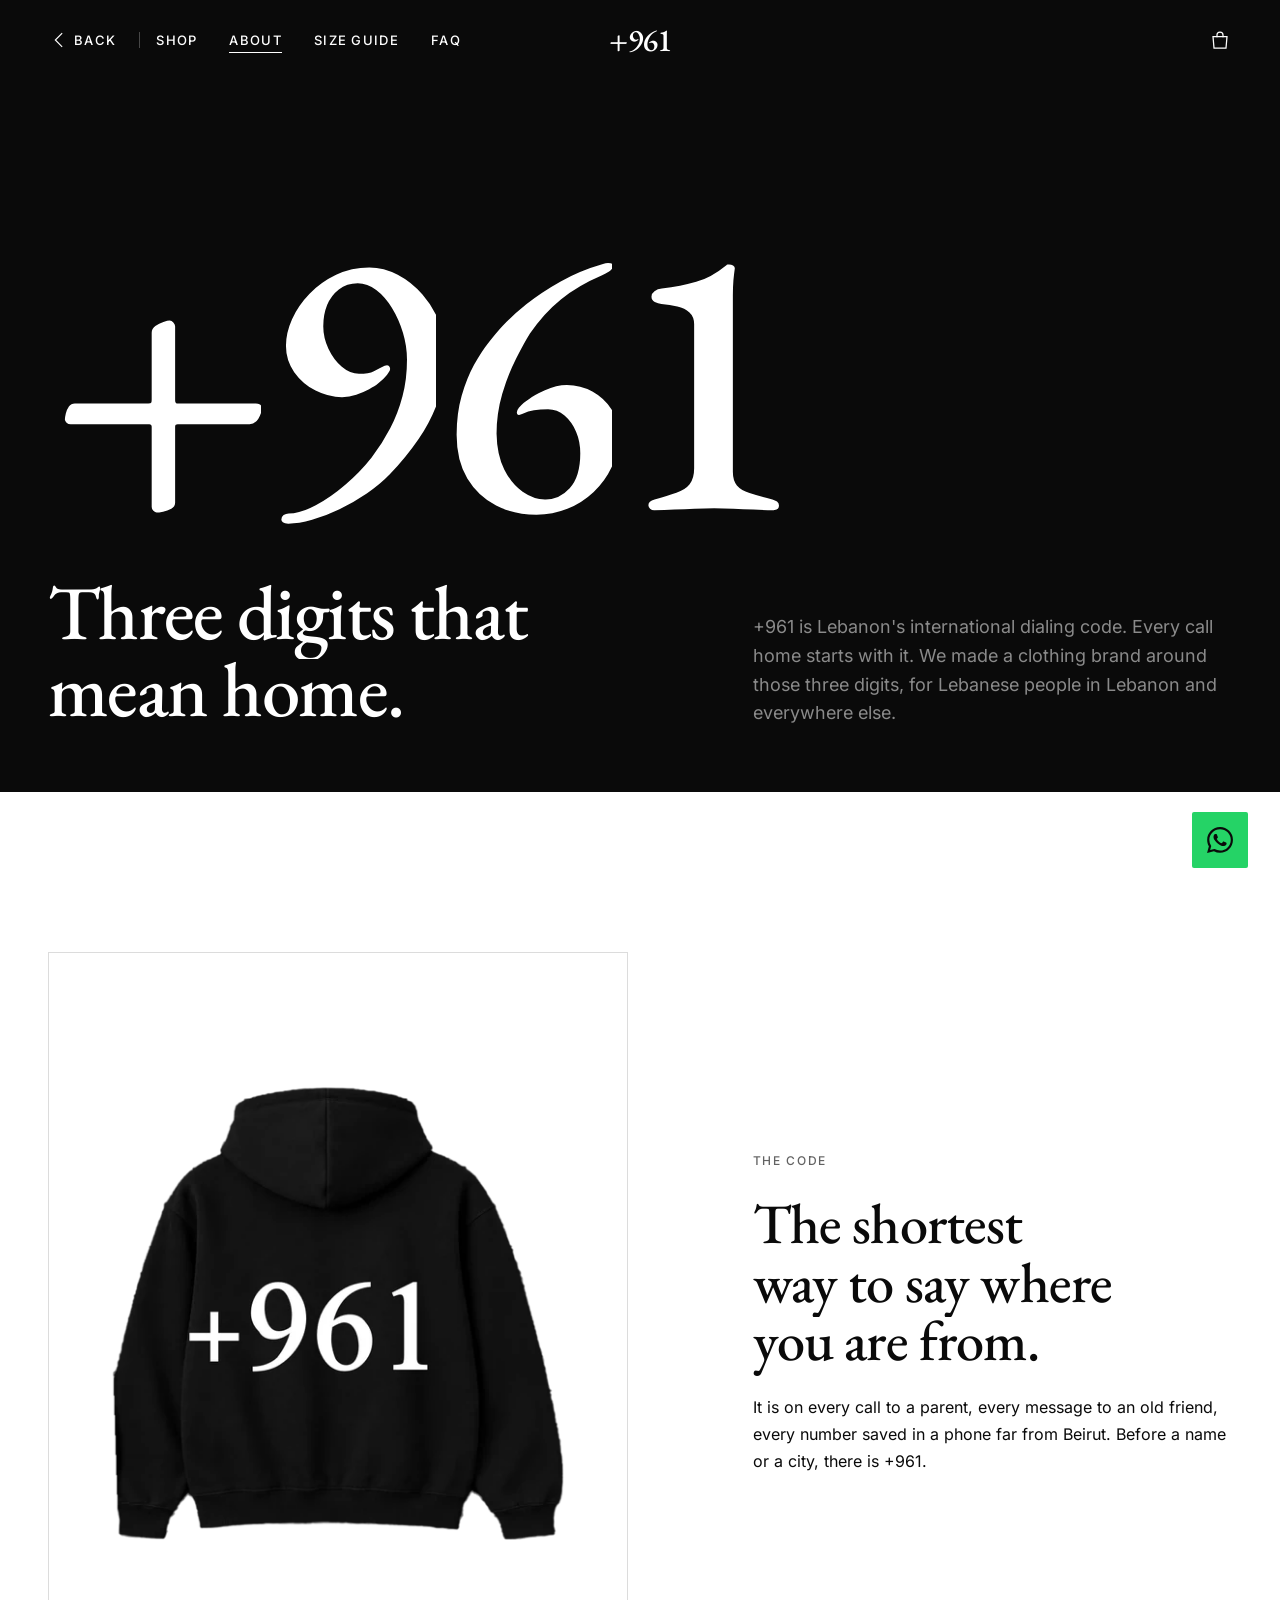
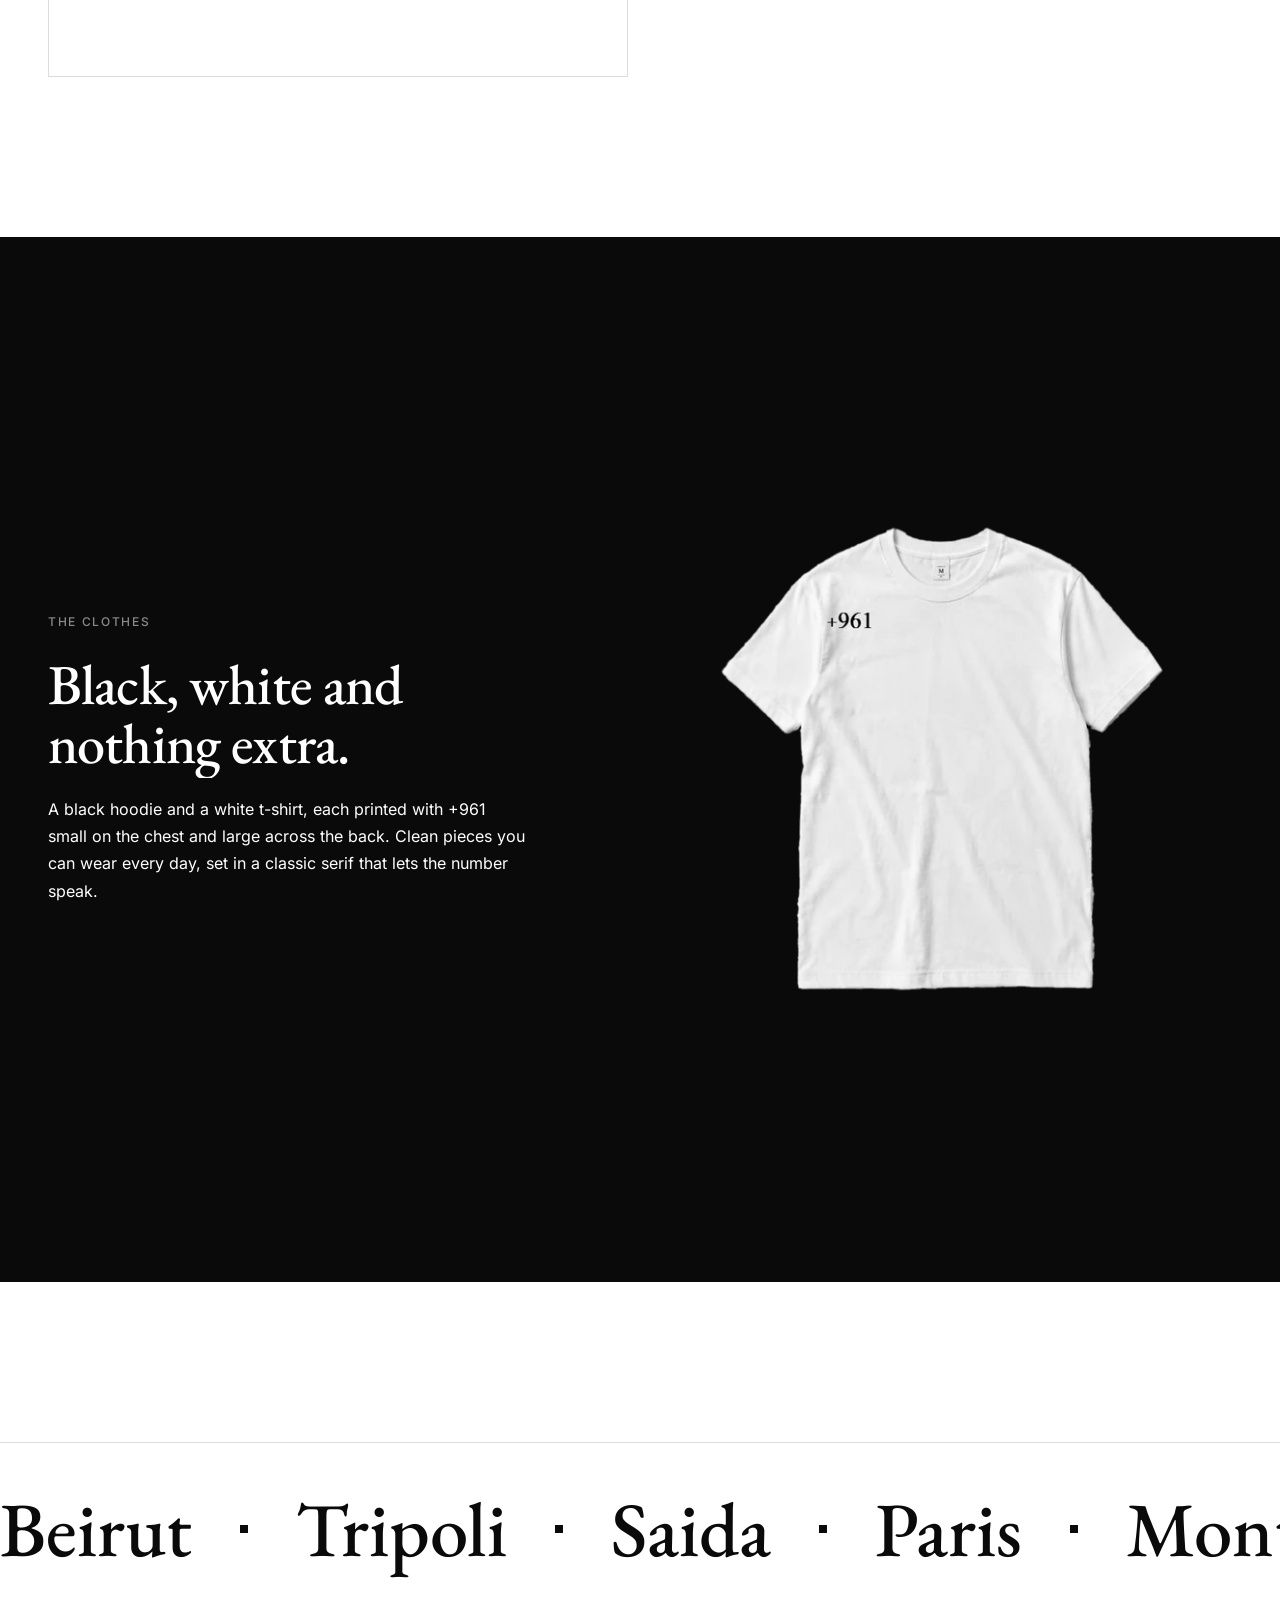
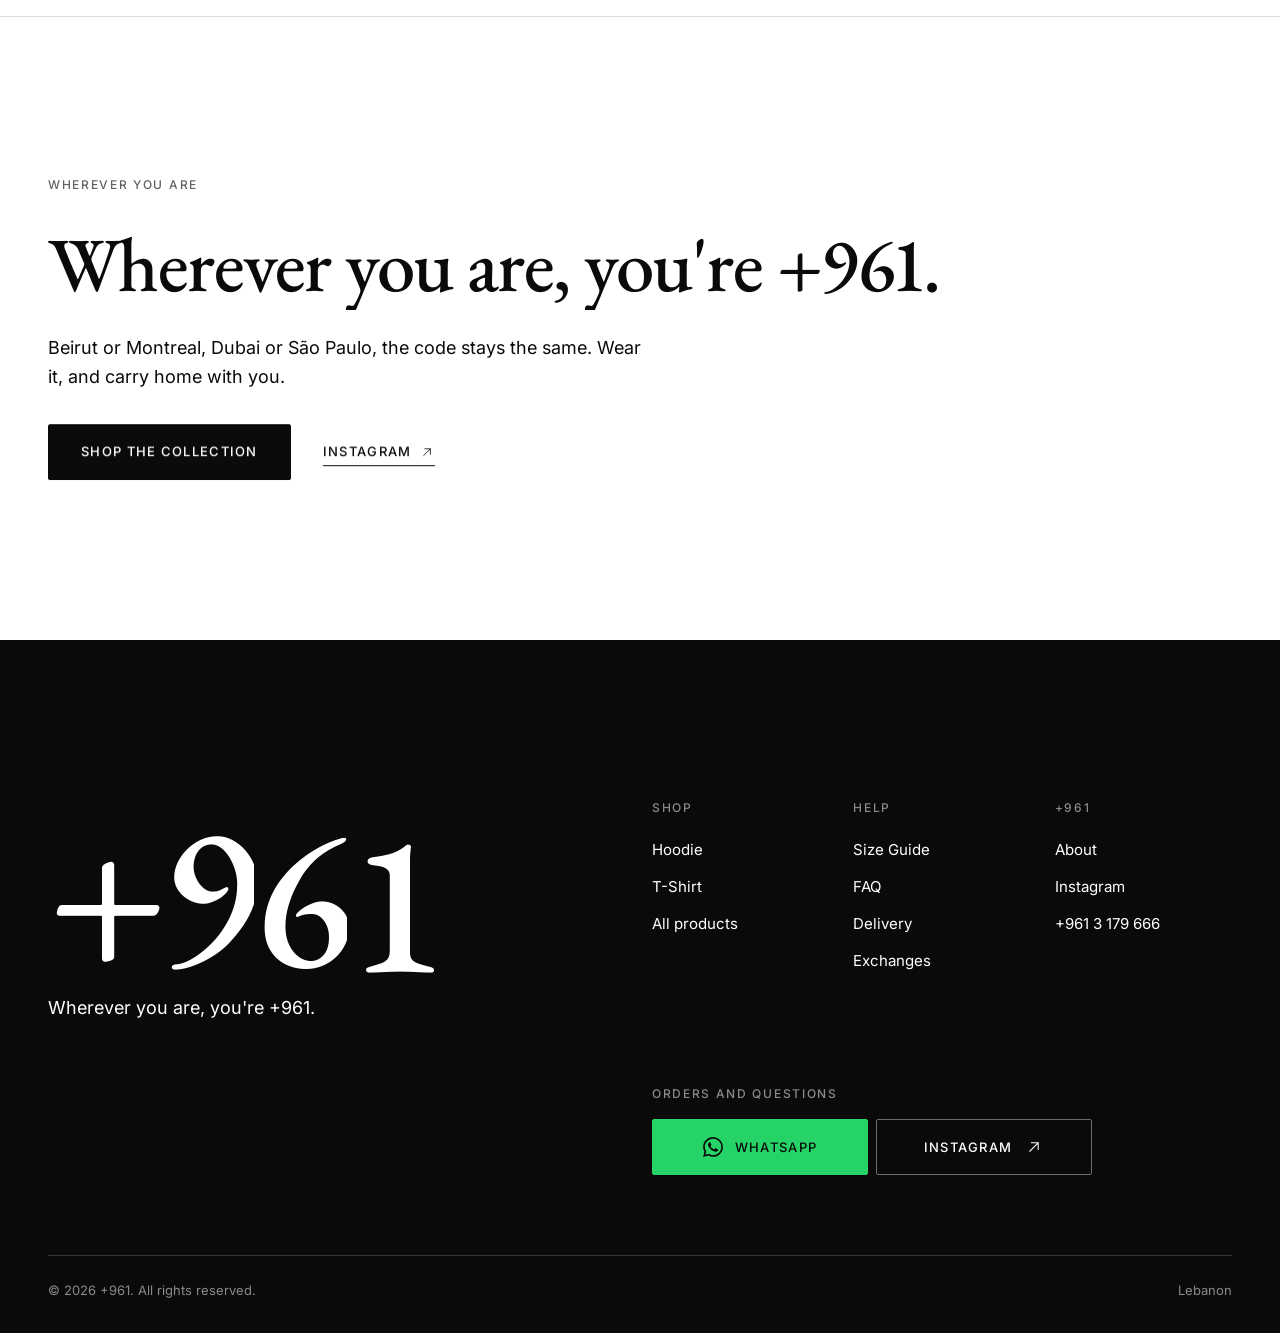
<file: about.html>
<!doctype html>
<html lang="en" data-page="about" data-template="about" data-build="203791c3">
<head>
  <meta charset="utf-8">
  <meta name="viewport" content="width=device-width, initial-scale=1, viewport-fit=cover">
  <title>About +961 | A Lebanese Clothing Brand</title>
  
  <meta name="description" content="The story behind +961: Lebanon's international dialing code, made into minimalist streetwear for Lebanese people in Lebanon and around the world.">
  
  <meta name="theme-color" content="#0A0A0A">
  <!-- Open Graph: once the site is live, replace each relative image path below with the full URL (https://yourdomain.com/assets/img/...) -->
  <meta property="og:site_name" content="+961">
  <meta property="og:type" content="website">
  <meta property="og:title" content="About +961 | A Lebanese Clothing Brand">
  <meta property="og:description" content="The story behind +961: Lebanon's international dialing code, made into minimalist streetwear for Lebanese people in Lebanon and around the world.">
  <meta property="og:image" content="assets/img/og-home.jpg">
  <meta property="og:image:width" content="1200">
  <meta property="og:image:height" content="630">
  <meta property="og:image:alt" content="+961, a Lebanese clothing brand">
  <meta name="twitter:card" content="summary_large_image">
  <link rel="icon" type="image/png" sizes="32x32" href="assets/img/favicon-32.png">
  <link rel="apple-touch-icon" href="assets/img/apple-touch-icon.png">
  <link rel="preload" href="assets/fonts/inter-latin-400-normal.woff2" as="font" type="font/woff2" crossorigin>
  <link rel="preload" href="assets/fonts/eb-garamond-latin-500-normal.woff2" as="font" type="font/woff2" crossorigin>
  <link rel="stylesheet" href="assets/css/site.css?v=f5add309">
  <style>.is-entering .curtain{animation:curtain-safety 0s 2.5s forwards}@keyframes curtain-safety{to{visibility:hidden}}</style>
  <script>(function(){var d=document.documentElement;d.classList.add('js');try{var c=JSON.parse(localStorage.getItem('961-cart')||'[]');if(Array.isArray(c)&&c.length){d.classList.add('has-bag');d.style.setProperty('--bag-lines',c.length)}}catch(e){}try{if(!window.matchMedia('(prefers-reduced-motion: reduce)').matches&&!localStorage.getItem('961-intro'))d.classList.add('has-intro');if(sessionStorage.getItem('961-nav')){sessionStorage.removeItem('961-nav');d.classList.add('is-entering');}}catch(e){}})();</script>
  
</head>
<body>

  <a class="skip-link" href="#main">Skip to content</a>
  <header class="header" id="header" data-theme="light">
    <div class="header__bg" aria-hidden="true"></div>
    <div class="progress" aria-hidden="true"><span></span></div>
    <div class="wrap header__inner">
      <div class="header__left">
        <button class="icon-btn menu-toggle" type="button" aria-label="Open menu" aria-expanded="false" aria-controls="menu"><span class="burger" aria-hidden="true"><i></i><i></i></span></button>
        <a class="back-btn" href="index.html" data-back aria-label="Back"><svg class="icon" viewBox="0 0 24 24" aria-hidden="true"><path d="M15 5l-7 7 7 7"/></svg><span class="back-btn__label" aria-hidden="true">Back</span></a>
        <nav class="nav" aria-label="Main">
          <a class="nav__link" href="shop.html" data-nav="shop">Shop</a>
          <a class="nav__link" href="about.html" data-nav="about">About</a>
          <a class="nav__link" href="size-guide.html" data-nav="size-guide">Size Guide</a>
          <a class="nav__link" href="faq.html" data-nav="faq">FAQ</a>
        </nav>
      </div>
      <a class="logo" href="index.html" aria-label="+961, home">+961</a>
      <div class="header__right">
        <button class="icon-btn cart-btn" type="button" data-cart-open aria-label="Open bag, 0 items" aria-controls="cart"><svg class="icon" viewBox="0 0 24 24" aria-hidden="true"><path d="M5 8.5h14l-1 11.5H6L5 8.5Z"/><path d="M9 8.5V7a3 3 0 0 1 6 0v1.5"/></svg><span class="cart-btn__count" data-cart-count aria-hidden="true"><span>0</span></span></button>
      </div>
    </div>
  </header>
  <main id="main" tabindex="-1" data-route="about" data-template="about">
    <section class="about-hero" data-theme="dark" aria-labelledby="about-title">
      <div class="wrap">
        <p class="about-hero__type" data-rise aria-hidden="true"><span data-split-chars>+961</span></p>
        <div class="about-hero__row">
          <h1 class="h1" id="about-title" data-split>Three digits that mean home.</h1>
          <p class="lead muted" data-reveal>+961 is Lebanon's international dialing code. Every call home starts with it. We made a clothing brand around those three digits, for Lebanese people in Lebanon and everywhere else.</p>
        </div>
      </div>
    </section>

    <section class="section" data-theme="light" aria-labelledby="ch1-title">
      <div class="wrap grid chapter">
        <div class="chapter__media">
          <div class="media tile--light" data-mask>
            <div class="mask__in"><div class="mask__img"><img data-depth src="assets/img/hoodie-back-1000.webp" srcset="assets/img/hoodie-back-400.webp 400w, assets/img/hoodie-back-600.webp 600w, assets/img/hoodie-back-800.webp 800w, assets/img/hoodie-back-1000.webp 1000w, assets/img/hoodie-back-1200.webp 1200w, assets/img/hoodie-back-1500.webp 1500w" sizes="(min-width: 1024px) 45vw, 100vw" width="1000" height="1250" loading="lazy" decoding="async" alt="+961 Hoodie in black, back view with a large white +961 print across the back"></div></div>
          </div>
        </div>
        <div class="chapter__text">
          <p class="label muted" data-reveal>The code</p>
          <h2 class="h2" id="ch1-title" data-split>The shortest way to say where you are from.</h2>
          <p class="body" data-reveal>It is on every call to a parent, every message to an old friend, every number saved in a phone far from Beirut. Before a name or a city, there is +961.</p>
        </div>
      </div>
    </section>

    <section class="section" data-theme="dark" aria-labelledby="ch2-title">
      <div class="wrap grid chapter chapter--flip">
        <div class="chapter__media">
          <div class="media tile--dark" data-mask>
            <div class="mask__in"><div class="mask__img"><img data-depth src="assets/img/tshirt-front-1000.webp" srcset="assets/img/tshirt-front-400.webp 400w, assets/img/tshirt-front-600.webp 600w, assets/img/tshirt-front-800.webp 800w, assets/img/tshirt-front-1000.webp 1000w, assets/img/tshirt-front-1200.webp 1200w, assets/img/tshirt-front-1500.webp 1500w" sizes="(min-width: 1024px) 45vw, 100vw" width="1000" height="1250" loading="lazy" decoding="async" alt="+961 T-Shirt in white, front view with a small black +961 print on the chest"></div></div>
          </div>
        </div>
        <div class="chapter__text">
          <p class="label muted" data-reveal>The clothes</p>
          <h2 class="h2" id="ch2-title" data-split>Black, white and nothing extra.</h2>
          <p class="body" data-reveal>A black hoodie and a white t-shirt, each printed with +961 small on the chest and large across the back. Clean pieces you can wear every day, set in a classic serif that lets the number speak.</p>
        </div>
      </div>
    </section>

    <section class="section" data-theme="light" aria-labelledby="ch3-title">
      <div class="cities" aria-hidden="true">
        <div class="cities__track" data-drift>
          <span>Beirut</span><span>Tripoli</span><span>Saida</span><span>Paris</span><span>Montreal</span><span>Dubai</span><span>São Paulo</span><span>Sydney</span><span>Abidjan</span><span>Detroit</span><span>Beirut</span><span>Tripoli</span><span>Saida</span><span>Paris</span>
        </div>
      </div>
      <div class="wrap grid chapter" style="margin-top: var(--section)">
        <div class="chapter__text closing" style="grid-column: 1 / -1; max-width: 920px">
          <p class="label muted" data-reveal>Wherever you are</p>
          <h2 class="h1" id="ch3-title" data-split>Wherever you are, you're +961.</h2>
          <p class="lead" data-reveal>Beirut or Montreal, Dubai or São Paulo, the code stays the same. Wear it, and carry home with you.</p>
          <div class="hero__cta" data-reveal>
            <a class="btn" href="shop.html"><span class="btn__label">Shop the collection</span></a>
            <a class="link" href="https://www.instagram.com/961o.fficial/" target="_blank" rel="noopener">Instagram <svg class="icon" viewBox="0 0 24 24" aria-hidden="true"><path d="M7 17L17 7M9 7h8v8"/></svg></a>
          </div>
        </div>
      </div>
    </section>
  </main>

  <footer class="footer" data-theme="dark" data-fab-avoid>
    <div class="wrap">
      <div class="grid footer__top">
        <div class="footer__brand">
          <a class="footer__logo" href="index.html" aria-label="+961, home">+961</a>
          <p class="lead">Wherever you are, you're +961.</p>
        </div>
        <div class="footer__cols">
          <div class="footer__col"><p class="label">Shop</p><a href="hoodie.html">Hoodie</a><a href="t-shirt.html">T-Shirt</a><a href="shop.html">All products</a></div>
          <div class="footer__col"><p class="label">Help</p><a href="size-guide.html">Size Guide</a><a href="faq.html">FAQ</a><a href="faq.html#delivery">Delivery</a><a href="faq.html#exchanges">Exchanges</a></div>
          <div class="footer__col"><p class="label">+961</p><a href="about.html">About</a><a href="https://www.instagram.com/961o.fficial/" target="_blank" rel="noopener">Instagram</a><a href="tel:+9613179666">+961 3 179 666</a></div>
        </div>
        <div class="footer__contact">
          <p class="label muted">Orders and questions</p>
          <div class="btn-row">
            <a class="btn btn--wa " href="https://wa.me/9613179666?text=Hi%20%2B961%2C%20I%20have%20a%20question." target="_blank" rel="noopener" ><span class="btn__label"><svg class="icon icon--wa" viewBox="0 0 24 24" aria-hidden="true"><path d="M17.472 14.382c-.297-.149-1.758-.867-2.03-.967-.273-.099-.471-.148-.67.15-.197.297-.767.966-.94 1.164-.173.199-.347.223-.644.075-.297-.15-1.255-.463-2.39-1.475-.883-.788-1.48-1.761-1.653-2.059-.173-.297-.018-.458.13-.606.134-.133.298-.347.446-.52.149-.174.198-.298.298-.497.099-.198.05-.371-.025-.52-.075-.149-.669-1.612-.916-2.207-.242-.579-.487-.5-.669-.51-.173-.008-.371-.01-.57-.01-.198 0-.52.074-.792.372-.272.297-1.04 1.016-1.04 2.479 0 1.462 1.065 2.875 1.213 3.074.149.198 2.096 3.2 5.077 4.487.709.306 1.262.489 1.694.625.712.227 1.36.195 1.871.118.571-.085 1.758-.719 2.006-1.413.248-.694.248-1.289.173-1.413-.074-.124-.272-.198-.57-.347m-5.421 7.403h-.004a9.87 9.87 0 01-5.031-1.378l-.361-.214-3.741.982.998-3.648-.235-.374a9.86 9.86 0 01-1.51-5.26c.001-5.45 4.436-9.884 9.888-9.884 2.64 0 5.122 1.03 6.988 2.898a9.825 9.825 0 012.893 6.994c-.003 5.45-4.437 9.884-9.885 9.884m8.413-18.297A11.815 11.815 0 0012.05 0C5.495 0 .16 5.335.157 11.892c0 2.096.547 4.142 1.588 5.945L.057 24l6.305-1.654a11.882 11.882 0 005.683 1.448h.005c6.554 0 11.89-5.335 11.893-11.893a11.821 11.821 0 00-3.48-8.413Z"/></svg><span class="wa-long">WhatsApp</span><span class="wa-short">WhatsApp</span></span></a>
            <a class="btn btn--outline " href="https://www.instagram.com/961o.fficial/" target="_blank" rel="noopener" aria-label="+961 official on Instagram"><span class="btn__label">Instagram <svg class="icon" viewBox="0 0 24 24" aria-hidden="true"><path d="M7 17L17 7M9 7h8v8"/></svg></span></a>
          </div>
        </div>
      </div>
      <div class="footer__bottom"><p>© 2026 +961. All rights reserved.</p><p>Lebanon</p></div>
    </div>
  </footer>

  <div class="menu" id="menu" data-theme="dark" aria-hidden="true" aria-label="Menu">
    <div class="wrap menu__inner">
      <ul class="menu__links">
        <li class="menu__link"><a href="shop.html">Shop</a></li>
        <li class="menu__link"><a href="about.html">About</a></li>
        <li class="menu__link"><a href="size-guide.html">Size Guide</a></li>
        <li class="menu__link"><a href="faq.html">FAQ</a></li>
      </ul>
      <div class="menu__foot">
        <p class="lead">Wherever you are, you're +961.</p>
        <div class="btn-row">
          <a class="btn btn--wa " href="https://wa.me/9613179666?text=Hi%20%2B961%2C%20I%20have%20a%20question." target="_blank" rel="noopener" ><span class="btn__label"><svg class="icon icon--wa" viewBox="0 0 24 24" aria-hidden="true"><path d="M17.472 14.382c-.297-.149-1.758-.867-2.03-.967-.273-.099-.471-.148-.67.15-.197.297-.767.966-.94 1.164-.173.199-.347.223-.644.075-.297-.15-1.255-.463-2.39-1.475-.883-.788-1.48-1.761-1.653-2.059-.173-.297-.018-.458.13-.606.134-.133.298-.347.446-.52.149-.174.198-.298.298-.497.099-.198.05-.371-.025-.52-.075-.149-.669-1.612-.916-2.207-.242-.579-.487-.5-.669-.51-.173-.008-.371-.01-.57-.01-.198 0-.52.074-.792.372-.272.297-1.04 1.016-1.04 2.479 0 1.462 1.065 2.875 1.213 3.074.149.198 2.096 3.2 5.077 4.487.709.306 1.262.489 1.694.625.712.227 1.36.195 1.871.118.571-.085 1.758-.719 2.006-1.413.248-.694.248-1.289.173-1.413-.074-.124-.272-.198-.57-.347m-5.421 7.403h-.004a9.87 9.87 0 01-5.031-1.378l-.361-.214-3.741.982.998-3.648-.235-.374a9.86 9.86 0 01-1.51-5.26c.001-5.45 4.436-9.884 9.888-9.884 2.64 0 5.122 1.03 6.988 2.898a9.825 9.825 0 012.893 6.994c-.003 5.45-4.437 9.884-9.885 9.884m8.413-18.297A11.815 11.815 0 0012.05 0C5.495 0 .16 5.335.157 11.892c0 2.096.547 4.142 1.588 5.945L.057 24l6.305-1.654a11.882 11.882 0 005.683 1.448h.005c6.554 0 11.89-5.335 11.893-11.893a11.821 11.821 0 00-3.48-8.413Z"/></svg><span class="wa-long">WhatsApp</span><span class="wa-short">WhatsApp</span></span></a>
          <a class="btn btn--outline " href="https://www.instagram.com/961o.fficial/" target="_blank" rel="noopener" aria-label="+961 official on Instagram"><span class="btn__label">Instagram <svg class="icon" viewBox="0 0 24 24" aria-hidden="true"><path d="M7 17L17 7M9 7h8v8"/></svg></span></a>
        </div>
        <a class="small muted" href="tel:+9613179666">+961 3 179 666</a>
      </div>
    </div>
  </div>

  <div class="scrim" aria-hidden="true"></div>
  <aside class="drawer" id="cart" data-theme="light" role="dialog" aria-modal="true" aria-labelledby="cart-title" aria-hidden="true">
    <div class="drawer__head">
      <h2 class="drawer__title" id="cart-title">Bag <span data-cart-title-count></span></h2>
      <button class="icon-btn" type="button" data-cart-close aria-label="Close bag"><svg class="icon" viewBox="0 0 24 24" aria-hidden="true"><path d="M6 6l12 12M18 6L6 18"/></svg></button>
    </div>
    <div class="drawer__body" data-lenis-prevent>
      <div class="drawer__empty" data-cart-empty>
        <p class="h3">Your bag is empty.</p>
        <p class="small muted">The hoodie and the t-shirt are both in the shop.</p>
        <a class="btn" href="shop.html"><span class="btn__label">Shop the collection</span></a>
      </div>
      <ul class="lines" data-cart-lines hidden></ul>
    </div>
    <div class="drawer__foot" data-cart-foot hidden>
      <div class="drawer__row"><span>Subtotal</span><span class="price" data-cart-subtotal>$0</span></div>
      <p class="small muted">Delivery is added at checkout.</p>
      <div class="btn-row">
        <a class="btn" href="checkout.html"><span class="btn__label">Checkout</span></a>
        <a class="btn btn--wa " href="https://wa.me/9613179666?text=Hi%20%2B961%2C%20I'd%20like%20to%20place%20an%20order." target="_blank" rel="noopener" data-cart-wa><span class="btn__label"><svg class="icon icon--wa" viewBox="0 0 24 24" aria-hidden="true"><path d="M17.472 14.382c-.297-.149-1.758-.867-2.03-.967-.273-.099-.471-.148-.67.15-.197.297-.767.966-.94 1.164-.173.199-.347.223-.644.075-.297-.15-1.255-.463-2.39-1.475-.883-.788-1.48-1.761-1.653-2.059-.173-.297-.018-.458.13-.606.134-.133.298-.347.446-.52.149-.174.198-.298.298-.497.099-.198.05-.371-.025-.52-.075-.149-.669-1.612-.916-2.207-.242-.579-.487-.5-.669-.51-.173-.008-.371-.01-.57-.01-.198 0-.52.074-.792.372-.272.297-1.04 1.016-1.04 2.479 0 1.462 1.065 2.875 1.213 3.074.149.198 2.096 3.2 5.077 4.487.709.306 1.262.489 1.694.625.712.227 1.36.195 1.871.118.571-.085 1.758-.719 2.006-1.413.248-.694.248-1.289.173-1.413-.074-.124-.272-.198-.57-.347m-5.421 7.403h-.004a9.87 9.87 0 01-5.031-1.378l-.361-.214-3.741.982.998-3.648-.235-.374a9.86 9.86 0 01-1.51-5.26c.001-5.45 4.436-9.884 9.888-9.884 2.64 0 5.122 1.03 6.988 2.898a9.825 9.825 0 012.893 6.994c-.003 5.45-4.437 9.884-9.885 9.884m8.413-18.297A11.815 11.815 0 0012.05 0C5.495 0 .16 5.335.157 11.892c0 2.096.547 4.142 1.588 5.945L.057 24l6.305-1.654a11.882 11.882 0 005.683 1.448h.005c6.554 0 11.89-5.335 11.893-11.893a11.821 11.821 0 00-3.48-8.413Z"/></svg><span class="wa-long">Order on WhatsApp</span><span class="wa-short">WhatsApp</span></span></a>
      </div>
    </div>
  </aside>

  <div class="modal" id="size-modal" role="dialog" aria-modal="true" aria-labelledby="size-modal-title" aria-hidden="true">
    <div class="modal__backdrop" data-modal-close></div>
    <div class="modal__panel" data-theme="light" data-lenis-prevent>
      <div class="modal__head">
        <h2 class="h3" id="size-modal-title">Size guide</h2>
        <button class="icon-btn modal__close" type="button" data-modal-close aria-label="Close size guide"><svg class="icon" viewBox="0 0 24 24" aria-hidden="true"><path d="M6 6l12 12M18 6L6 18"/></svg></button>
      </div>
      <div class="tabs" role="tablist" aria-label="Product">
        <button class="tab" type="button" role="tab" data-tab="hoodie" aria-selected="true" aria-controls="sg-hoodie" id="sg-tab-hoodie">Hoodie</button>
        <button class="tab" type="button" role="tab" data-tab="tshirt" aria-selected="false" aria-controls="sg-tshirt" id="sg-tab-tshirt" tabindex="-1">T-Shirt</button>
      </div>
      <div id="sg-hoodie" role="tabpanel" aria-labelledby="sg-tab-hoodie"><div class="chart" data-chart="hoodie"><div class="chart__in">
            <figure class="chart__figure"><svg class="diagram diagram--hoodie" viewBox="2 0 572 410" role="img" aria-label="Drawing of the +961 hoodie laid flat. 1 is the length, from the centre of the back neckline down to the hem. 2 is the chest width, straight across from armpit to armpit. 3 is the shoulder width, between the two shoulder seams. 4 is the sleeve length, from the shoulder seam to the end of the cuff." focusable="false">
  <path class="dg-out" d="M244 68C248 50 252 38 262 28C280 12 300 8 320 8C340 8 360 12 378 28C388 38 392 50 396 68C412 74 426 82 435 92C454 112 468 150 482 200C496 250 512 310 518 372L516 400L474 402C468 396 464 388 460 381C454 372 446 360 438 352C433 352 429 358 428 367L425 398Q320 393 215 398L212 367C211 358 207 352 202 352C194 360 186 372 180 381C176 388 172 396 166 402L124 400L122 372C128 310 144 250 158 200C172 150 186 112 205 92C214 82 228 74 244 68Z"/>
  <path class="dg-line" d="M274 102C272 80 270 56 280 40C290 26 304 22 320 22C336 22 350 26 360 40C370 56 368 80 366 102L320 118Z"/>
  <path class="dg-line" d="M205 94C207 180 208 280 210 352M435 94C433 180 432 280 430 352M212 367H428M122 372C140 374 160 377 179 381M518 372C500 374 480 377 461 381"/>
  <path class="dg-line" d="M250 260H390C406 280 416 312 418 352H222C224 312 234 280 250 260Z"/>
  <path class="dg-stitch" d="M216 375H424M126 381C142 383 158 385 174 389M514 381C498 383 482 385 466 389M257 268H383"/>
  <path class="dg-line" d="M312 120L328 127M312 127L328 120M313 126L307 186M327 126L333 186"/>
  <path class="dg-tip" d="M307 186L306.4 196M333 186L333.6 196"/>
  <g class="dg-m" data-m="1"><path class="dg-ext" d="M52 72H244M52 398H215"/><path class="dg-arrow" d="M44 78.3L44 391.7"/><path class="dg-head" d="M44 398L40 389L48 389ZM44 72L40 81L48 81Z"/><g class="dg-num"><circle cx="20" cy="235" r="18"/><text x="20" y="235">1</text></g></g>
  <g class="dg-m" data-m="3"><path class="dg-arrow" d="M211.3 92L428.7 92"/><path class="dg-head" d="M435 92L426 96L426 88ZM205 92L214 96L214 88Z"/><g class="dg-num"><circle cx="320" cy="66" r="18"/><text x="320" y="66">3</text></g></g>
  <g class="dg-m" data-m="2"><path class="dg-arrow" d="M218.3 166L421.7 166"/><path class="dg-head" d="M428 166L419 170L419 162ZM212 166L221 170L221 162Z"/><g class="dg-num"><circle cx="320" cy="146" r="18"/><text x="320" y="146">2</text></g></g>
  <g class="dg-m" data-m="4"><path class="dg-ext" d="M438 91L463 85M519 401L553 393"/><path class="dg-arrow" d="M467.8 90L554.2 385"/><path class="dg-head" d="M556 391L549.6 383.5L557.3 381.2ZM466 84L464.7 93.8L472.4 91.5Z"/><g class="dg-num"><circle cx="533" cy="236" r="18"/><text x="533" y="236">4</text></g></g>
</svg></figure>
            <ol class="chart__key" aria-label="How to measure the +961 Hoodie"><li data-m="1"><span class="m-num" aria-hidden="true">1</span><p><strong>Length</strong>From the centre of the back neckline straight down to the hem.</p></li><li data-m="2"><span class="m-num" aria-hidden="true">2</span><p><strong>Chest width</strong>Measured flat across the front, from armpit to armpit.</p></li><li data-m="3"><span class="m-num" aria-hidden="true">3</span><p><strong>Shoulder width</strong>Distance between the two shoulder seams.</p></li><li data-m="4"><span class="m-num" aria-hidden="true">4</span><p><strong>Sleeve length</strong>From the shoulder seam to the end of the cuff.</p></li></ol>
            <div class="chart__tables">
              <div class="chart__table"><p class="chart__sub" aria-hidden="true">Measurements in cm</p><div class="table-wrap"><table class="size-table">
            <caption class="sr-only">+961 Hoodie measurements in centimeters</caption>
            <thead><tr><th scope="col">Size</th><th scope="col" data-m="1"><span class="m-num" aria-hidden="true">1</span><span class="m-lab">Length</span></th><th scope="col" data-m="2"><span class="m-num" aria-hidden="true">2</span><span class="m-lab">Chest</span></th><th scope="col" data-m="3"><span class="m-num" aria-hidden="true">3</span><span class="m-lab">Shoulder</span></th><th scope="col" data-m="4"><span class="m-num" aria-hidden="true">4</span><span class="m-lab">Sleeve</span></th></tr></thead>
            <tbody><tr><th scope="row">S</th><td data-m="1">67</td><td data-m="2">60</td><td data-m="3">59</td><td data-m="4">54.5</td></tr><tr><th scope="row">M</th><td data-m="1">69</td><td data-m="2">62</td><td data-m="3">61</td><td data-m="4">55.3</td></tr><tr><th scope="row">L</th><td data-m="1">71</td><td data-m="2">64</td><td data-m="3">63</td><td data-m="4">56.1</td></tr><tr><th scope="row">XL</th><td data-m="1">73</td><td data-m="2">66</td><td data-m="3">65</td><td data-m="4">56.9</td></tr><tr><th scope="row">XXL</th><td data-m="1">75</td><td data-m="2">68</td><td data-m="3">67</td><td data-m="4">57.6</td></tr></tbody>
          </table></div></div>
              
            </div>
          </div></div></div>
      <div id="sg-tshirt" role="tabpanel" aria-labelledby="sg-tab-tshirt" hidden><div class="chart" data-chart="tshirt"><div class="chart__in">
            <figure class="chart__figure"><svg class="diagram diagram--tshirt" viewBox="6 0 404 446" role="img" aria-label="Drawing of the +961 t-shirt laid flat. 1 is the length, from the centre of the back neckline down to the hem. 2 is the chest width, straight across from armpit to armpit. 3 is the shoulder width, between the two shoulder seams. 4 is the sleeve length, from the shoulder seam to the sleeve opening." focusable="false">
  <path class="dg-out" d="M152 56C130 64 104 78 86 95L18 176L66 223Q72 228 80 227Q83 230 82 238L80 432Q200 440 320 432L318 238Q317 230 320 227Q328 228 334 223L382 176L314 95C296 78 270 64 248 56Q200 78 152 56Z"/>
  <path class="dg-out" d="M152 56Q200 106 248 56"/>
  <path class="dg-soft" d="M160 60Q200 122 240 60"/>
  <path class="dg-line" d="M86 95Q90 160 80 226M314 95Q310 160 320 226"/>
  <path class="dg-stitch" d="M27 166L75 213M373 166L325 213M86 424L314 424"/>
  <g class="dg-m" data-m="3"><path class="dg-ext" d="M86 46V90M314 46V90"/><path class="dg-arrow" d="M92.3 38L307.7 38"/><path class="dg-head" d="M314 38L305 42L305 34ZM86 38L95 42L95 34Z"/><g class="dg-num"><circle cx="200" cy="16" r="14"/><text x="200" y="16">3</text></g></g>
  <g class="dg-m" data-m="4"><path class="dg-ext" d="M317 92L328 83M385 173L396 164"/><path class="dg-arrow" d="M335.1 85.8L394.9 157.2"/><path class="dg-head" d="M399 162L390.1 157.7L396.3 152.5ZM331 81L333.7 90.5L339.9 85.3Z"/><g class="dg-num"><circle cx="381" cy="107" r="14"/><text x="381" y="107">4</text></g></g>
  <g class="dg-m" data-m="1"><path class="dg-arrow" d="M200 74.3L200 427.7"/><path class="dg-head" d="M200 434L196 425L204 425ZM200 68L196 77L204 77Z"/><g class="dg-num"><circle cx="222" cy="300" r="14"/><text x="222" y="300">1</text></g></g>
  <g class="dg-m" data-m="2"><path class="dg-arrow" d="M88.3 244L311.7 244"/><path class="dg-head" d="M318 244L309 248L309 240ZM82 244L91 248L91 240Z"/><g class="dg-num"><circle cx="268" cy="223" r="14"/><text x="268" y="223">2</text></g></g>
</svg></figure>
            <ol class="chart__key" aria-label="How to measure the +961 T-Shirt"><li data-m="1"><span class="m-num" aria-hidden="true">1</span><p><strong>Length</strong>From the centre of the back neckline straight down to the hem.</p></li><li data-m="2"><span class="m-num" aria-hidden="true">2</span><p><strong>Chest width</strong>Measured flat across the front, from armpit to armpit.</p></li><li data-m="3"><span class="m-num" aria-hidden="true">3</span><p><strong>Shoulder width</strong>Distance between the two shoulder seams.</p></li><li data-m="4"><span class="m-num" aria-hidden="true">4</span><p><strong>Sleeve length</strong>From the shoulder seam to the sleeve opening.</p></li></ol>
            <div class="chart__tables">
              <div class="chart__table"><p class="chart__sub" aria-hidden="true">Measurements in cm</p><div class="table-wrap"><table class="size-table">
            <caption class="sr-only">+961 T-Shirt measurements in centimeters</caption>
            <thead><tr><th scope="col">Size</th><th scope="col" data-m="1"><span class="m-num" aria-hidden="true">1</span><span class="m-lab">Length</span></th><th scope="col" data-m="2"><span class="m-num" aria-hidden="true">2</span><span class="m-lab">Chest</span></th><th scope="col" data-m="3"><span class="m-num" aria-hidden="true">3</span><span class="m-lab">Shoulder</span></th><th scope="col" data-m="4"><span class="m-num" aria-hidden="true">4</span><span class="m-lab">Sleeve</span></th></tr></thead>
            <tbody><tr><th scope="row">S</th><td data-m="1">69</td><td data-m="2">53</td><td data-m="3">53.5</td><td data-m="4">20.5</td></tr><tr><th scope="row">M</th><td data-m="1">71.5</td><td data-m="2">55.5</td><td data-m="3">55.5</td><td data-m="4">21</td></tr><tr><th scope="row">L</th><td data-m="1">74</td><td data-m="2">58</td><td data-m="3">57.5</td><td data-m="4">21.5</td></tr><tr><th scope="row">XL</th><td data-m="1">76.5</td><td data-m="2">60.5</td><td data-m="3">59.5</td><td data-m="4">22</td></tr><tr><th scope="row">XXL</th><td data-m="1">79</td><td data-m="2">63</td><td data-m="3">61.5</td><td data-m="4">22.5</td></tr></tbody>
          </table></div></div>
              <div class="chart__table"><p class="chart__sub" aria-hidden="true">Your height and weight</p><div class="table-wrap"><table class="size-table size-table--fit">
            <caption class="sr-only">Height and weight each +961 T-Shirt size is made for</caption>
            <thead><tr><th scope="col">Size</th><th scope="col"><span class="m-lab">Height</span></th><th scope="col"><span class="m-lab">Weight</span></th></tr></thead>
            <tbody><tr><th scope="row">S</th><td>155–165 cm</td><td>45–52.5 kg</td></tr><tr><th scope="row">M</th><td>165–170 cm</td><td>52.5–60 kg</td></tr><tr><th scope="row">L</th><td>170–175 cm</td><td>60–67.5 kg</td></tr><tr><th scope="row">XL</th><td>175–180 cm</td><td>67.5–75 kg</td></tr><tr><th scope="row">XXL</th><td>180–185 cm</td><td>75–82.5 kg</td></tr></tbody>
          </table></div></div>
            </div>
          </div></div></div>
      <div class="modal__foot">
        <p class="small muted">Measured by hand with the garment laid flat, so allow 1 to 3 cm either way.</p>
        <a class="link" href="size-guide.html">Full size guide <svg class="icon" viewBox="0 0 24 24" aria-hidden="true"><path d="M4 12h15M14 7l5 5-5 5"/></svg></a>
      </div>
    </div>
  </div>

  <div class="modal quiz" id="quiz" role="dialog" aria-modal="true" aria-labelledby="quiz-title" aria-hidden="true">
    <div class="modal__backdrop" data-quiz-close></div>
    <div class="modal__panel quiz__panel" data-theme="light" data-lenis-prevent>
      <div class="modal__head">
        <p class="label muted" id="quiz-title">Find your +961</p>
        <button class="icon-btn modal__close" type="button" data-quiz-close aria-label="Close the quiz"><svg class="icon" viewBox="0 0 24 24" aria-hidden="true"><path d="M6 6l12 12M18 6L6 18"/></svg></button>
      </div>
      <div class="quiz__body" data-quiz-body></div>
    </div>
  </div>

  <div class="lightbox" id="lightbox" data-theme="light" role="dialog" aria-modal="true" aria-label="Product images" aria-hidden="true">
    <div class="wrap lightbox__bar">
      <span class="lightbox__count" aria-live="polite">1 / 2</span>
      <button class="icon-btn" type="button" data-lb-close aria-label="Close images" style="margin-right:-12px"><svg class="icon" viewBox="0 0 24 24" aria-hidden="true"><path d="M6 6l12 12M18 6L6 18"/></svg></button>
    </div>
    <div class="lightbox__stage"><img class="lightbox__img" alt="" width="1000" height="1250" decoding="async"></div>
    <div class="lightbox__nav">
      <button class="icon-btn" type="button" data-lb-prev aria-label="Previous image"><svg class="icon" viewBox="0 0 24 24" aria-hidden="true"><path d="M15 5l-7 7 7 7"/></svg></button>
      <span class="small muted">Tap to zoom</span>
      <button class="icon-btn" type="button" data-lb-next aria-label="Next image"><svg class="icon" viewBox="0 0 24 24" aria-hidden="true"><path d="M9 5l7 7-7 7"/></svg></button>
    </div>
  </div>

  <a class="fab" href="https://wa.me/9613179666?text=Hi%20%2B961%2C%20I%20have%20a%20question." target="_blank" rel="noopener" aria-label="Chat with +961 on WhatsApp"><svg class="icon icon--wa" viewBox="0 0 24 24" aria-hidden="true"><path d="M17.472 14.382c-.297-.149-1.758-.867-2.03-.967-.273-.099-.471-.148-.67.15-.197.297-.767.966-.94 1.164-.173.199-.347.223-.644.075-.297-.15-1.255-.463-2.39-1.475-.883-.788-1.48-1.761-1.653-2.059-.173-.297-.018-.458.13-.606.134-.133.298-.347.446-.52.149-.174.198-.298.298-.497.099-.198.05-.371-.025-.52-.075-.149-.669-1.612-.916-2.207-.242-.579-.487-.5-.669-.51-.173-.008-.371-.01-.57-.01-.198 0-.52.074-.792.372-.272.297-1.04 1.016-1.04 2.479 0 1.462 1.065 2.875 1.213 3.074.149.198 2.096 3.2 5.077 4.487.709.306 1.262.489 1.694.625.712.227 1.36.195 1.871.118.571-.085 1.758-.719 2.006-1.413.248-.694.248-1.289.173-1.413-.074-.124-.272-.198-.57-.347m-5.421 7.403h-.004a9.87 9.87 0 01-5.031-1.378l-.361-.214-3.741.982.998-3.648-.235-.374a9.86 9.86 0 01-1.51-5.26c.001-5.45 4.436-9.884 9.888-9.884 2.64 0 5.122 1.03 6.988 2.898a9.825 9.825 0 012.893 6.994c-.003 5.45-4.437 9.884-9.885 9.884m8.413-18.297A11.815 11.815 0 0012.05 0C5.495 0 .16 5.335.157 11.892c0 2.096.547 4.142 1.588 5.945L.057 24l6.305-1.654a11.882 11.882 0 005.683 1.448h.005c6.554 0 11.89-5.335 11.893-11.893a11.821 11.821 0 00-3.48-8.413Z"/></svg></a>
  <div class="curtain" aria-hidden="true"><span class="curtain__logo">+961</span><span class="curtain__label"></span></div>
  <div class="intro" aria-hidden="true"><div class="intro__word"><span>+</span><span>9</span><span>6</span><span>1</span></div></div>
  <div class="cursor" aria-hidden="true"><span class="cursor__ring"></span><span class="cursor__dot"></span><span class="cursor__label"></span></div>
  <p class="sr-only" id="route-announcer" aria-live="polite"></p>
  <script src="assets/vendor/gsap.min.js?v=3.12.5" defer></script>
  <script src="assets/vendor/ScrollTrigger.min.js?v=3.12.5" defer></script>
  <script src="assets/vendor/lenis.min.js?v=1.1.13" defer></script>
  <script src="assets/js/content.js?v=32404138" defer></script>
  <script src="assets/js/site.js?v=27f67e42" defer></script>
</body>
</html>
</file>
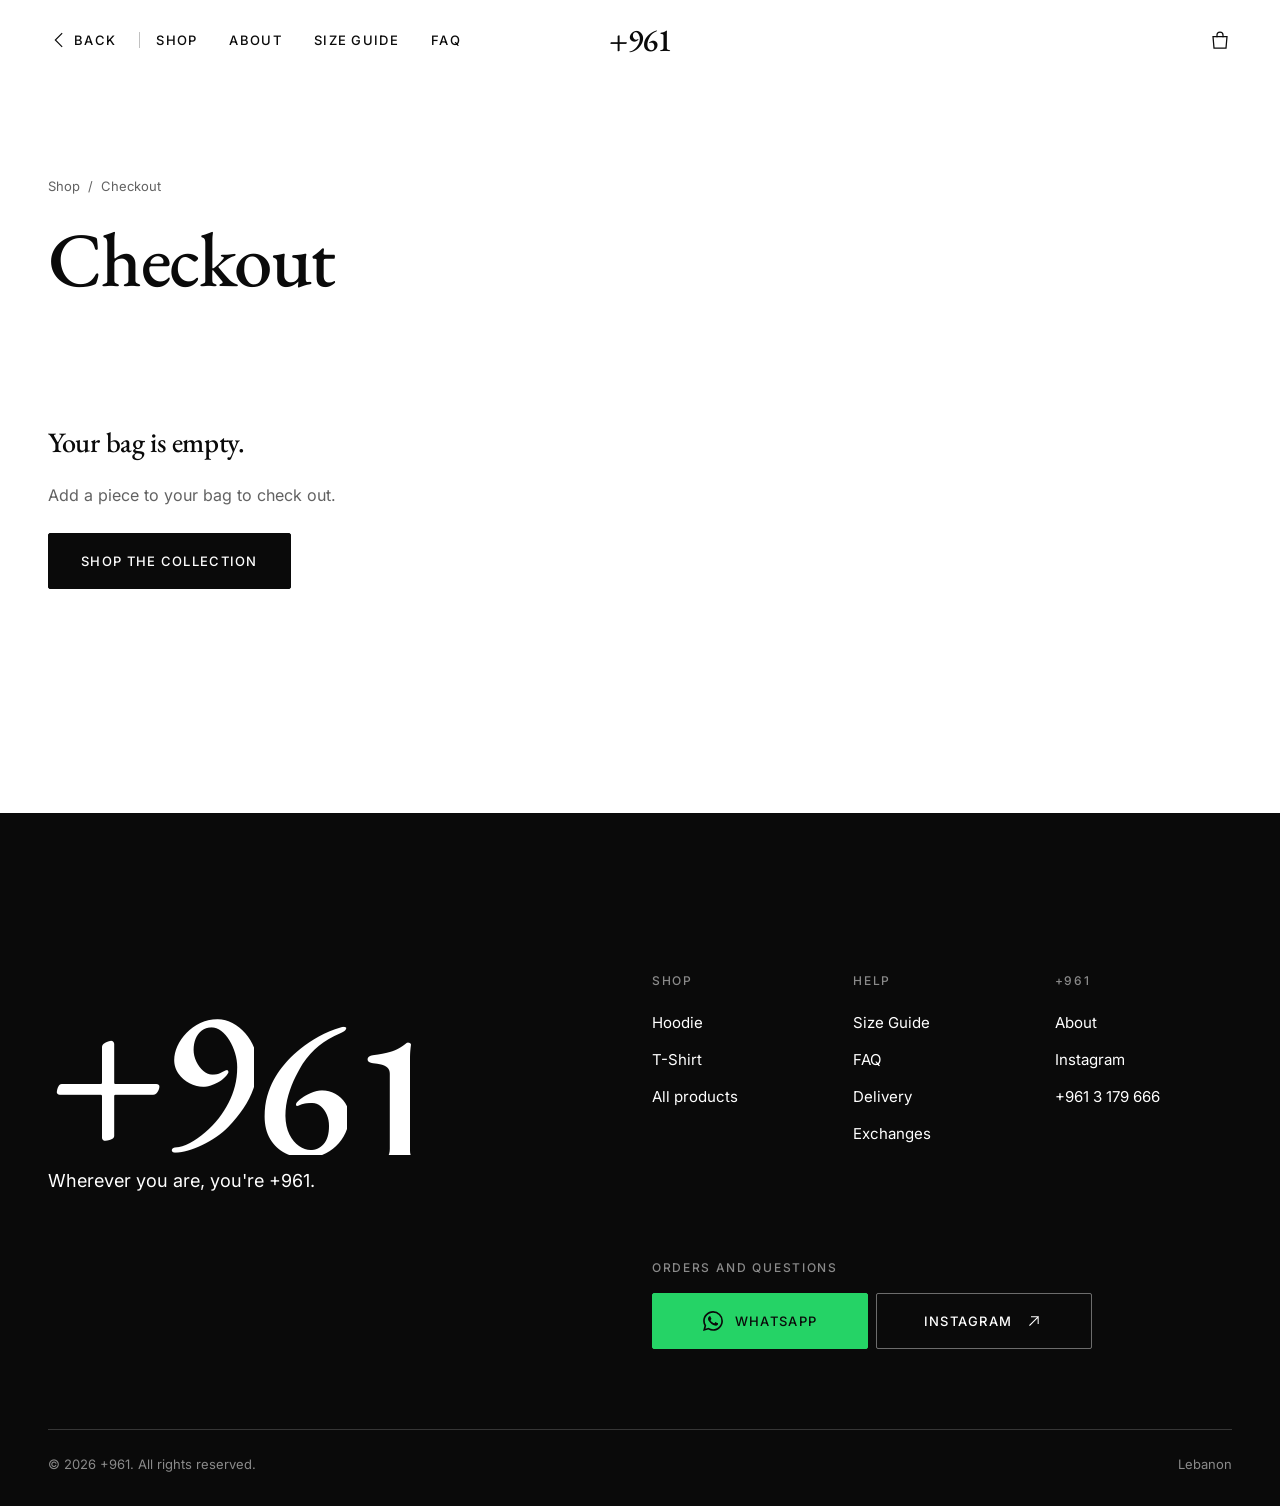
<file: checkout.html>
<!doctype html>
<html lang="en" data-page="checkout" data-template="checkout" data-build="203791c3">
<head>
  <meta charset="utf-8">
  <meta name="viewport" content="width=device-width, initial-scale=1, viewport-fit=cover">
  <title>Checkout | +961</title>
  
  <meta name="description" content="Complete your +961 order on the +961 website.">
  <meta name="robots" content="noindex">
  <meta name="theme-color" content="#0A0A0A">
  <!-- Open Graph: once the site is live, replace each relative image path below with the full URL (https://yourdomain.com/assets/img/...) -->
  <meta property="og:site_name" content="+961">
  <meta property="og:type" content="website">
  <meta property="og:title" content="Checkout | +961">
  <meta property="og:description" content="Complete your +961 order on the +961 website.">
  <meta property="og:image" content="assets/img/og-home.jpg">
  <meta property="og:image:width" content="1200">
  <meta property="og:image:height" content="630">
  <meta property="og:image:alt" content="+961, a Lebanese clothing brand">
  <meta name="twitter:card" content="summary_large_image">
  <link rel="icon" type="image/png" sizes="32x32" href="assets/img/favicon-32.png">
  <link rel="apple-touch-icon" href="assets/img/apple-touch-icon.png">
  <link rel="preload" href="assets/fonts/inter-latin-400-normal.woff2" as="font" type="font/woff2" crossorigin>
  <link rel="preload" href="assets/fonts/eb-garamond-latin-500-normal.woff2" as="font" type="font/woff2" crossorigin>
  <link rel="stylesheet" href="assets/css/site.css?v=f5add309">
  <style>.is-entering .curtain{animation:curtain-safety 0s 2.5s forwards}@keyframes curtain-safety{to{visibility:hidden}}</style>
  <script>(function(){var d=document.documentElement;d.classList.add('js');try{var c=JSON.parse(localStorage.getItem('961-cart')||'[]');if(Array.isArray(c)&&c.length){d.classList.add('has-bag');d.style.setProperty('--bag-lines',c.length)}}catch(e){}try{if(!window.matchMedia('(prefers-reduced-motion: reduce)').matches&&!localStorage.getItem('961-intro'))d.classList.add('has-intro');if(sessionStorage.getItem('961-nav')){sessionStorage.removeItem('961-nav');d.classList.add('is-entering');}}catch(e){}})();</script>
  
</head>
<body>

  <a class="skip-link" href="#main">Skip to content</a>
  <header class="header" id="header" data-theme="light">
    <div class="header__bg" aria-hidden="true"></div>
    <div class="progress" aria-hidden="true"><span></span></div>
    <div class="wrap header__inner">
      <div class="header__left">
        <button class="icon-btn menu-toggle" type="button" aria-label="Open menu" aria-expanded="false" aria-controls="menu"><span class="burger" aria-hidden="true"><i></i><i></i></span></button>
        <a class="back-btn" href="shop.html" data-back aria-label="Back"><svg class="icon" viewBox="0 0 24 24" aria-hidden="true"><path d="M15 5l-7 7 7 7"/></svg><span class="back-btn__label" aria-hidden="true">Back</span></a>
        <nav class="nav" aria-label="Main">
          <a class="nav__link" href="shop.html" data-nav="shop">Shop</a>
          <a class="nav__link" href="about.html" data-nav="about">About</a>
          <a class="nav__link" href="size-guide.html" data-nav="size-guide">Size Guide</a>
          <a class="nav__link" href="faq.html" data-nav="faq">FAQ</a>
        </nav>
      </div>
      <a class="logo" href="index.html" aria-label="+961, home">+961</a>
      <div class="header__right">
        <button class="icon-btn cart-btn" type="button" data-cart-open aria-label="Open bag, 0 items" aria-controls="cart"><svg class="icon" viewBox="0 0 24 24" aria-hidden="true"><path d="M5 8.5h14l-1 11.5H6L5 8.5Z"/><path d="M9 8.5V7a3 3 0 0 1 6 0v1.5"/></svg><span class="cart-btn__count" data-cart-count aria-hidden="true"><span>0</span></span></button>
      </div>
    </div>
  </header>
  <main id="main" tabindex="-1" data-route="checkout" data-template="checkout">
    <section class="section page-top" data-theme="light" data-checkout aria-labelledby="co-title">
      <div class="wrap">
        <div class="page-head">
          <div class="page-head__main">
            <nav class="crumbs" aria-label="Breadcrumb"><a href="shop.html">Shop</a><span aria-hidden="true">/</span><span aria-current="page">Checkout</span></nav>
            <h1 class="h1" id="co-title" data-split>Checkout</h1>
          </div>
        </div>

        <div class="co__empty" data-co-empty>
          <p class="h3">Your bag is empty.</p>
          <p class="body muted">Add a piece to your bag to check out.</p>
          <a class="btn" href="shop.html"><span class="btn__label">Shop the collection</span></a>
        </div>

        <div class="grid co" data-co-layout>
          <form class="co__form" id="checkout-form" novalidate data-reveal>
            <fieldset class="co__step">
              <legend class="sr-only">Your details</legend>
              <div class="co__step-head" aria-hidden="true"><span class="co__step-num">1</span><span class="h3">Your details</span></div>
              <div class="fields fields--2">
                <div class="field">
                  <label class="field__label" for="co-name">Full name</label>
                  <input class="field__input" id="co-name" name="fullname" type="text" autocomplete="name" required aria-describedby="co-name-err">
                  <p class="field__error" id="co-name-err">Enter your full name.</p>
                </div>
                <div class="field">
                  <label class="field__label" for="co-phone">Phone number</label>
                  <input class="field__input" id="co-phone" name="phone" type="tel" autocomplete="tel" inputmode="tel" placeholder="+961" required aria-describedby="co-phone-err co-phone-hint">
                  <p class="field__hint" id="co-phone-hint">We call you on this number to arrange delivery.</p>
                  <p class="field__error" id="co-phone-err">Enter a phone number so we can reach you about delivery.</p>
                </div>
              </div>
              <div class="field">
                <label class="field__label" for="co-email">Email <span class="field__opt">Optional</span></label>
                <input class="field__input" id="co-email" name="email" type="email" autocomplete="email" inputmode="email" aria-describedby="co-email-err">
                <p class="field__error" id="co-email-err">Check your email address, or leave it empty.</p>
              </div>
            </fieldset>

            <fieldset class="co__step">
              <legend class="sr-only">Delivery</legend>
              <div class="co__step-head" aria-hidden="true"><span class="co__step-num">2</span><span class="h3">Delivery</span></div>
              <div class="choices choices--2" role="radiogroup" aria-label="Delivering to">
                <div class="choice choice--simple"><input type="radio" name="destination" id="dest-lb" value="lebanon" checked><label for="dest-lb"><span class="choice__mark" aria-hidden="true"></span><span class="choice__title">Lebanon</span></label></div>
                <div class="choice choice--simple"><input type="radio" name="destination" id="dest-int" value="international"><label for="dest-int"><span class="choice__mark" aria-hidden="true"></span><span class="choice__title">Outside Lebanon</span></label></div>
              </div>
              <div class="fields fields--2">
                <div class="field" data-country-field hidden>
                  <label class="field__label" for="co-country">Country</label>
                  <input class="field__input" id="co-country" name="country" type="text" autocomplete="country-name" aria-describedby="co-country-err">
                  <p class="field__error" id="co-country-err">Enter the country we are shipping to.</p>
                </div>
                <div class="field">
                  <label class="field__label" for="co-city" data-city-label>City / area</label>
                  <input class="field__input" id="co-city" name="city" type="text" autocomplete="address-level2" required aria-describedby="co-city-err">
                  <p class="field__error" id="co-city-err">Enter your city or area.</p>
                </div>
              </div>
              <div class="field">
                <label class="field__label" for="co-address">Full address</label>
                <textarea class="field__input" id="co-address" name="address" rows="3" autocomplete="street-address" placeholder="Street, building, floor and a nearby landmark" required aria-describedby="co-address-err"></textarea>
                <p class="field__error" id="co-address-err">Enter your full address so we can deliver.</p>
              </div>
              <div class="field">
                <label class="field__label" for="co-notes">Order notes <span class="field__opt">Optional</span></label>
                <textarea class="field__input" id="co-notes" name="notes" rows="2" placeholder="Delivery times, a gift note, anything we should know"></textarea>
              </div>
            </fieldset>

            <fieldset class="co__step">
              <legend class="sr-only">Payment</legend>
              <div class="co__step-head" aria-hidden="true"><span class="co__step-num">3</span><span class="h3">Payment</span></div>
              <div class="choices" role="radiogroup" aria-label="Payment method">
                <div class="choice"><input type="radio" name="payment" id="pay-cod" value="cod" data-label="Cash on delivery" checked><label for="pay-cod"><span class="choice__mark" aria-hidden="true"></span><span class="choice__title">Cash on delivery</span><span class="choice__text">Pay in cash when your order arrives. Lebanon only.</span></label></div>
                <div class="choice"><input type="radio" name="payment" id="pay-card" value="card" data-label="Card (Visa / Mastercard)"><label for="pay-card"><span class="choice__mark" aria-hidden="true"></span><span class="choice__title">Debit or credit card</span><span class="choice__text">Pay now with Visa or Mastercard. Payments are handled by Stripe, so your card details never reach our website.</span></label></div>
                <div class="choice" data-quote-choice hidden><input type="radio" name="payment" id="pay-quote" value="quote" data-label="After the shipping quote"><label for="pay-quote"><span class="choice__mark" aria-hidden="true"></span><span class="choice__title">Pay after the shipping quote</span><span class="choice__text">We contact you with the shipping cost and how to pay. Nothing is charged now.</span></label></div>
              </div>
              <p class="field__error" data-pay-error hidden style="display:flex">Choose a payment method.</p>
            </fieldset>

            <fieldset class="co__step">
              <legend class="sr-only">Billing address (optional)</legend>
              <div class="co__step-head" aria-hidden="true"><span class="co__step-num">4</span><span class="h3">Billing address</span><span class="tag">Optional</span></div>
              <div class="choices" role="radiogroup" aria-label="Billing address">
                <div class="choice choice--simple"><input type="radio" name="billing" id="bill-same" value="same" checked><label for="bill-same"><span class="choice__mark" aria-hidden="true"></span><span class="choice__title">Same as shipping address</span></label></div>
                <div class="choice choice--simple"><input type="radio" name="billing" id="bill-diff" value="different"><label for="bill-diff"><span class="choice__mark" aria-hidden="true"></span><span class="choice__title">Use a different billing address</span></label></div>
              </div>
              <div class="billing" data-billing-fields hidden>
                <div class="field">
                  <label class="field__label" for="bill-name">Full name</label>
                  <input class="field__input" id="bill-name" name="billName" type="text" autocomplete="billing name">
                </div>
                <div class="fields fields--2">
                  <div class="field">
                    <label class="field__label" for="bill-country">Country</label>
                    <input class="field__input" id="bill-country" name="billCountry" type="text" autocomplete="billing country-name" value="Lebanon">
                  </div>
                  <div class="field">
                    <label class="field__label" for="bill-city">City / area</label>
                    <input class="field__input" id="bill-city" name="billCity" type="text" autocomplete="billing address-level2">
                  </div>
                </div>
                <div class="field">
                  <label class="field__label" for="bill-address">Full address</label>
                  <textarea class="field__input" id="bill-address" name="billAddress" rows="3" autocomplete="billing street-address" placeholder="Street, building, floor and a nearby landmark"></textarea>
                </div>
              </div>
            </fieldset>

            <div class="co__submit" data-fab-avoid>
              <div class="notice" data-send-notice role="alert" hidden></div>
              <button class="btn btn--block" type="submit" data-place-order><span class="btn__label">Place order</span></button>
              <div class="co__card" data-card hidden>
                <div class="co__card-head"><p class="label">Card payment</p><button class="text-link small" type="button" data-card-edit>Change details</button></div>
                <div class="co__card-mount" data-card-mount></div>
                <p class="small muted" data-card-msg role="status" hidden></p>
              </div>
              <p class="co__submit-note" data-submit-note>You pay in cash when your order arrives. We call you to arrange delivery.</p>
              <p class="co__alt small muted">Prefer WhatsApp? <a class="text-link" href="https://wa.me/9613179666?text=Hi%20%2B961%2C%20I'd%20like%20to%20place%20an%20order." target="_blank" rel="noopener" data-wa-order>Send this order on WhatsApp</a></p>
            </div>
            <input class="sr-only" type="checkbox" name="botcheck" tabindex="-1" autocomplete="off" aria-hidden="true">
          </form>

          <aside class="co__summary" aria-labelledby="summary-title" data-reveal>
            <div class="summary">
              <div class="summary__head"><h2 class="summary__title" id="summary-title">Order summary</h2><span class="small muted" data-co-count></span></div>
              <ul class="summary__lines" data-summary-lines></ul>
              <div class="totals">
                <div class="totals__row"><span>Subtotal</span><span data-co-subtotal>$0</span></div>
                <div class="totals__row"><span>Delivery</span><span data-co-delivery data-placeholder>$4</span></div>
                <div class="totals__row totals__row--total"><span>Total</span><span data-co-total>$0</span></div>
                <p class="small muted" data-co-total-note hidden>Plus international shipping. We confirm the cost with you before you pay.</p>
              </div>
              <button class="summary__edit" type="button" data-cart-open>Edit bag</button>
            </div>
          </aside>
        </div>

        <template id="confirm-template">
          <div class="confirm" data-theme="light" data-fab-avoid>
            <div class="confirm__inner">
              <svg class="confirm__mark" viewBox="0 0 80 80" aria-hidden="true" data-confirm-item><circle cx="40" cy="40" r="36"/><path d="M26 41l9 9 19-20"/></svg>
              <p class="confirm__ref" data-confirm-item>Order <span data-confirm-ref></span></p>
              <h1 class="h1" tabindex="-1" data-confirm-item data-confirm-title>Thank you.</h1>
              <p class="body muted" data-confirm-item data-confirm-text></p>
              <p class="small muted" data-confirm-item data-confirm-txn hidden></p>
              <div class="confirm__actions" data-confirm-item>
                <a class="btn btn--wa" data-confirm-wa href="https://wa.me/9613179666" target="_blank" rel="noopener" hidden><span class="btn__label"><svg class="icon icon--wa" viewBox="0 0 24 24" aria-hidden="true"><path d="M17.472 14.382c-.297-.149-1.758-.867-2.03-.967-.273-.099-.471-.148-.67.15-.197.297-.767.966-.94 1.164-.173.199-.347.223-.644.075-.297-.15-1.255-.463-2.39-1.475-.883-.788-1.48-1.761-1.653-2.059-.173-.297-.018-.458.13-.606.134-.133.298-.347.446-.52.149-.174.198-.298.298-.497.099-.198.05-.371-.025-.52-.075-.149-.669-1.612-.916-2.207-.242-.579-.487-.5-.669-.51-.173-.008-.371-.01-.57-.01-.198 0-.52.074-.792.372-.272.297-1.04 1.016-1.04 2.479 0 1.462 1.065 2.875 1.213 3.074.149.198 2.096 3.2 5.077 4.487.709.306 1.262.489 1.694.625.712.227 1.36.195 1.871.118.571-.085 1.758-.719 2.006-1.413.248-.694.248-1.289.173-1.413-.074-.124-.272-.198-.57-.347m-5.421 7.403h-.004a9.87 9.87 0 01-5.031-1.378l-.361-.214-3.741.982.998-3.648-.235-.374a9.86 9.86 0 01-1.51-5.26c.001-5.45 4.436-9.884 9.888-9.884 2.64 0 5.122 1.03 6.988 2.898a9.825 9.825 0 012.893 6.994c-.003 5.45-4.437 9.884-9.885 9.884m8.413-18.297A11.815 11.815 0 0012.05 0C5.495 0 .16 5.335.157 11.892c0 2.096.547 4.142 1.588 5.945L.057 24l6.305-1.654a11.882 11.882 0 005.683 1.448h.005c6.554 0 11.89-5.335 11.893-11.893a11.821 11.821 0 00-3.48-8.413Z"/></svg>Open WhatsApp</span></a>
                <a class="btn" href="shop.html" data-confirm-shop><span class="btn__label">Continue shopping</span></a>
              </div>
              <p class="small muted" data-confirm-item>Questions about your order? <a class="text-link" data-confirm-help href="https://wa.me/9613179666" target="_blank" rel="noopener">Message us on WhatsApp</a>.</p>
              <p class="confirm__preview small" data-confirm-preview hidden>Preview only: this order was not sent. On your live site, orders arrive in your email inbox.</p>
            </div>
          </div>
        </template>
      </div>
    </section>
  </main>

  <footer class="footer" data-theme="dark" data-fab-avoid>
    <div class="wrap">
      <div class="grid footer__top">
        <div class="footer__brand">
          <a class="footer__logo" href="index.html" aria-label="+961, home">+961</a>
          <p class="lead">Wherever you are, you're +961.</p>
        </div>
        <div class="footer__cols">
          <div class="footer__col"><p class="label">Shop</p><a href="hoodie.html">Hoodie</a><a href="t-shirt.html">T-Shirt</a><a href="shop.html">All products</a></div>
          <div class="footer__col"><p class="label">Help</p><a href="size-guide.html">Size Guide</a><a href="faq.html">FAQ</a><a href="faq.html#delivery">Delivery</a><a href="faq.html#exchanges">Exchanges</a></div>
          <div class="footer__col"><p class="label">+961</p><a href="about.html">About</a><a href="https://www.instagram.com/961o.fficial/" target="_blank" rel="noopener">Instagram</a><a href="tel:+9613179666">+961 3 179 666</a></div>
        </div>
        <div class="footer__contact">
          <p class="label muted">Orders and questions</p>
          <div class="btn-row">
            <a class="btn btn--wa " href="https://wa.me/9613179666?text=Hi%20%2B961%2C%20I%20have%20a%20question." target="_blank" rel="noopener" ><span class="btn__label"><svg class="icon icon--wa" viewBox="0 0 24 24" aria-hidden="true"><path d="M17.472 14.382c-.297-.149-1.758-.867-2.03-.967-.273-.099-.471-.148-.67.15-.197.297-.767.966-.94 1.164-.173.199-.347.223-.644.075-.297-.15-1.255-.463-2.39-1.475-.883-.788-1.48-1.761-1.653-2.059-.173-.297-.018-.458.13-.606.134-.133.298-.347.446-.52.149-.174.198-.298.298-.497.099-.198.05-.371-.025-.52-.075-.149-.669-1.612-.916-2.207-.242-.579-.487-.5-.669-.51-.173-.008-.371-.01-.57-.01-.198 0-.52.074-.792.372-.272.297-1.04 1.016-1.04 2.479 0 1.462 1.065 2.875 1.213 3.074.149.198 2.096 3.2 5.077 4.487.709.306 1.262.489 1.694.625.712.227 1.36.195 1.871.118.571-.085 1.758-.719 2.006-1.413.248-.694.248-1.289.173-1.413-.074-.124-.272-.198-.57-.347m-5.421 7.403h-.004a9.87 9.87 0 01-5.031-1.378l-.361-.214-3.741.982.998-3.648-.235-.374a9.86 9.86 0 01-1.51-5.26c.001-5.45 4.436-9.884 9.888-9.884 2.64 0 5.122 1.03 6.988 2.898a9.825 9.825 0 012.893 6.994c-.003 5.45-4.437 9.884-9.885 9.884m8.413-18.297A11.815 11.815 0 0012.05 0C5.495 0 .16 5.335.157 11.892c0 2.096.547 4.142 1.588 5.945L.057 24l6.305-1.654a11.882 11.882 0 005.683 1.448h.005c6.554 0 11.89-5.335 11.893-11.893a11.821 11.821 0 00-3.48-8.413Z"/></svg><span class="wa-long">WhatsApp</span><span class="wa-short">WhatsApp</span></span></a>
            <a class="btn btn--outline " href="https://www.instagram.com/961o.fficial/" target="_blank" rel="noopener" aria-label="+961 official on Instagram"><span class="btn__label">Instagram <svg class="icon" viewBox="0 0 24 24" aria-hidden="true"><path d="M7 17L17 7M9 7h8v8"/></svg></span></a>
          </div>
        </div>
      </div>
      <div class="footer__bottom"><p>© 2026 +961. All rights reserved.</p><p>Lebanon</p></div>
    </div>
  </footer>

  <div class="menu" id="menu" data-theme="dark" aria-hidden="true" aria-label="Menu">
    <div class="wrap menu__inner">
      <ul class="menu__links">
        <li class="menu__link"><a href="shop.html">Shop</a></li>
        <li class="menu__link"><a href="about.html">About</a></li>
        <li class="menu__link"><a href="size-guide.html">Size Guide</a></li>
        <li class="menu__link"><a href="faq.html">FAQ</a></li>
      </ul>
      <div class="menu__foot">
        <p class="lead">Wherever you are, you're +961.</p>
        <div class="btn-row">
          <a class="btn btn--wa " href="https://wa.me/9613179666?text=Hi%20%2B961%2C%20I%20have%20a%20question." target="_blank" rel="noopener" ><span class="btn__label"><svg class="icon icon--wa" viewBox="0 0 24 24" aria-hidden="true"><path d="M17.472 14.382c-.297-.149-1.758-.867-2.03-.967-.273-.099-.471-.148-.67.15-.197.297-.767.966-.94 1.164-.173.199-.347.223-.644.075-.297-.15-1.255-.463-2.39-1.475-.883-.788-1.48-1.761-1.653-2.059-.173-.297-.018-.458.13-.606.134-.133.298-.347.446-.52.149-.174.198-.298.298-.497.099-.198.05-.371-.025-.52-.075-.149-.669-1.612-.916-2.207-.242-.579-.487-.5-.669-.51-.173-.008-.371-.01-.57-.01-.198 0-.52.074-.792.372-.272.297-1.04 1.016-1.04 2.479 0 1.462 1.065 2.875 1.213 3.074.149.198 2.096 3.2 5.077 4.487.709.306 1.262.489 1.694.625.712.227 1.36.195 1.871.118.571-.085 1.758-.719 2.006-1.413.248-.694.248-1.289.173-1.413-.074-.124-.272-.198-.57-.347m-5.421 7.403h-.004a9.87 9.87 0 01-5.031-1.378l-.361-.214-3.741.982.998-3.648-.235-.374a9.86 9.86 0 01-1.51-5.26c.001-5.45 4.436-9.884 9.888-9.884 2.64 0 5.122 1.03 6.988 2.898a9.825 9.825 0 012.893 6.994c-.003 5.45-4.437 9.884-9.885 9.884m8.413-18.297A11.815 11.815 0 0012.05 0C5.495 0 .16 5.335.157 11.892c0 2.096.547 4.142 1.588 5.945L.057 24l6.305-1.654a11.882 11.882 0 005.683 1.448h.005c6.554 0 11.89-5.335 11.893-11.893a11.821 11.821 0 00-3.48-8.413Z"/></svg><span class="wa-long">WhatsApp</span><span class="wa-short">WhatsApp</span></span></a>
          <a class="btn btn--outline " href="https://www.instagram.com/961o.fficial/" target="_blank" rel="noopener" aria-label="+961 official on Instagram"><span class="btn__label">Instagram <svg class="icon" viewBox="0 0 24 24" aria-hidden="true"><path d="M7 17L17 7M9 7h8v8"/></svg></span></a>
        </div>
        <a class="small muted" href="tel:+9613179666">+961 3 179 666</a>
      </div>
    </div>
  </div>

  <div class="scrim" aria-hidden="true"></div>
  <aside class="drawer" id="cart" data-theme="light" role="dialog" aria-modal="true" aria-labelledby="cart-title" aria-hidden="true">
    <div class="drawer__head">
      <h2 class="drawer__title" id="cart-title">Bag <span data-cart-title-count></span></h2>
      <button class="icon-btn" type="button" data-cart-close aria-label="Close bag"><svg class="icon" viewBox="0 0 24 24" aria-hidden="true"><path d="M6 6l12 12M18 6L6 18"/></svg></button>
    </div>
    <div class="drawer__body" data-lenis-prevent>
      <div class="drawer__empty" data-cart-empty>
        <p class="h3">Your bag is empty.</p>
        <p class="small muted">The hoodie and the t-shirt are both in the shop.</p>
        <a class="btn" href="shop.html"><span class="btn__label">Shop the collection</span></a>
      </div>
      <ul class="lines" data-cart-lines hidden></ul>
    </div>
    <div class="drawer__foot" data-cart-foot hidden>
      <div class="drawer__row"><span>Subtotal</span><span class="price" data-cart-subtotal>$0</span></div>
      <p class="small muted">Delivery is added at checkout.</p>
      <div class="btn-row">
        <a class="btn" href="checkout.html"><span class="btn__label">Checkout</span></a>
        <a class="btn btn--wa " href="https://wa.me/9613179666?text=Hi%20%2B961%2C%20I'd%20like%20to%20place%20an%20order." target="_blank" rel="noopener" data-cart-wa><span class="btn__label"><svg class="icon icon--wa" viewBox="0 0 24 24" aria-hidden="true"><path d="M17.472 14.382c-.297-.149-1.758-.867-2.03-.967-.273-.099-.471-.148-.67.15-.197.297-.767.966-.94 1.164-.173.199-.347.223-.644.075-.297-.15-1.255-.463-2.39-1.475-.883-.788-1.48-1.761-1.653-2.059-.173-.297-.018-.458.13-.606.134-.133.298-.347.446-.52.149-.174.198-.298.298-.497.099-.198.05-.371-.025-.52-.075-.149-.669-1.612-.916-2.207-.242-.579-.487-.5-.669-.51-.173-.008-.371-.01-.57-.01-.198 0-.52.074-.792.372-.272.297-1.04 1.016-1.04 2.479 0 1.462 1.065 2.875 1.213 3.074.149.198 2.096 3.2 5.077 4.487.709.306 1.262.489 1.694.625.712.227 1.36.195 1.871.118.571-.085 1.758-.719 2.006-1.413.248-.694.248-1.289.173-1.413-.074-.124-.272-.198-.57-.347m-5.421 7.403h-.004a9.87 9.87 0 01-5.031-1.378l-.361-.214-3.741.982.998-3.648-.235-.374a9.86 9.86 0 01-1.51-5.26c.001-5.45 4.436-9.884 9.888-9.884 2.64 0 5.122 1.03 6.988 2.898a9.825 9.825 0 012.893 6.994c-.003 5.45-4.437 9.884-9.885 9.884m8.413-18.297A11.815 11.815 0 0012.05 0C5.495 0 .16 5.335.157 11.892c0 2.096.547 4.142 1.588 5.945L.057 24l6.305-1.654a11.882 11.882 0 005.683 1.448h.005c6.554 0 11.89-5.335 11.893-11.893a11.821 11.821 0 00-3.48-8.413Z"/></svg><span class="wa-long">Order on WhatsApp</span><span class="wa-short">WhatsApp</span></span></a>
      </div>
    </div>
  </aside>

  <div class="modal" id="size-modal" role="dialog" aria-modal="true" aria-labelledby="size-modal-title" aria-hidden="true">
    <div class="modal__backdrop" data-modal-close></div>
    <div class="modal__panel" data-theme="light" data-lenis-prevent>
      <div class="modal__head">
        <h2 class="h3" id="size-modal-title">Size guide</h2>
        <button class="icon-btn modal__close" type="button" data-modal-close aria-label="Close size guide"><svg class="icon" viewBox="0 0 24 24" aria-hidden="true"><path d="M6 6l12 12M18 6L6 18"/></svg></button>
      </div>
      <div class="tabs" role="tablist" aria-label="Product">
        <button class="tab" type="button" role="tab" data-tab="hoodie" aria-selected="true" aria-controls="sg-hoodie" id="sg-tab-hoodie">Hoodie</button>
        <button class="tab" type="button" role="tab" data-tab="tshirt" aria-selected="false" aria-controls="sg-tshirt" id="sg-tab-tshirt" tabindex="-1">T-Shirt</button>
      </div>
      <div id="sg-hoodie" role="tabpanel" aria-labelledby="sg-tab-hoodie"><div class="chart" data-chart="hoodie"><div class="chart__in">
            <figure class="chart__figure"><svg class="diagram diagram--hoodie" viewBox="2 0 572 410" role="img" aria-label="Drawing of the +961 hoodie laid flat. 1 is the length, from the centre of the back neckline down to the hem. 2 is the chest width, straight across from armpit to armpit. 3 is the shoulder width, between the two shoulder seams. 4 is the sleeve length, from the shoulder seam to the end of the cuff." focusable="false">
  <path class="dg-out" d="M244 68C248 50 252 38 262 28C280 12 300 8 320 8C340 8 360 12 378 28C388 38 392 50 396 68C412 74 426 82 435 92C454 112 468 150 482 200C496 250 512 310 518 372L516 400L474 402C468 396 464 388 460 381C454 372 446 360 438 352C433 352 429 358 428 367L425 398Q320 393 215 398L212 367C211 358 207 352 202 352C194 360 186 372 180 381C176 388 172 396 166 402L124 400L122 372C128 310 144 250 158 200C172 150 186 112 205 92C214 82 228 74 244 68Z"/>
  <path class="dg-line" d="M274 102C272 80 270 56 280 40C290 26 304 22 320 22C336 22 350 26 360 40C370 56 368 80 366 102L320 118Z"/>
  <path class="dg-line" d="M205 94C207 180 208 280 210 352M435 94C433 180 432 280 430 352M212 367H428M122 372C140 374 160 377 179 381M518 372C500 374 480 377 461 381"/>
  <path class="dg-line" d="M250 260H390C406 280 416 312 418 352H222C224 312 234 280 250 260Z"/>
  <path class="dg-stitch" d="M216 375H424M126 381C142 383 158 385 174 389M514 381C498 383 482 385 466 389M257 268H383"/>
  <path class="dg-line" d="M312 120L328 127M312 127L328 120M313 126L307 186M327 126L333 186"/>
  <path class="dg-tip" d="M307 186L306.4 196M333 186L333.6 196"/>
  <g class="dg-m" data-m="1"><path class="dg-ext" d="M52 72H244M52 398H215"/><path class="dg-arrow" d="M44 78.3L44 391.7"/><path class="dg-head" d="M44 398L40 389L48 389ZM44 72L40 81L48 81Z"/><g class="dg-num"><circle cx="20" cy="235" r="18"/><text x="20" y="235">1</text></g></g>
  <g class="dg-m" data-m="3"><path class="dg-arrow" d="M211.3 92L428.7 92"/><path class="dg-head" d="M435 92L426 96L426 88ZM205 92L214 96L214 88Z"/><g class="dg-num"><circle cx="320" cy="66" r="18"/><text x="320" y="66">3</text></g></g>
  <g class="dg-m" data-m="2"><path class="dg-arrow" d="M218.3 166L421.7 166"/><path class="dg-head" d="M428 166L419 170L419 162ZM212 166L221 170L221 162Z"/><g class="dg-num"><circle cx="320" cy="146" r="18"/><text x="320" y="146">2</text></g></g>
  <g class="dg-m" data-m="4"><path class="dg-ext" d="M438 91L463 85M519 401L553 393"/><path class="dg-arrow" d="M467.8 90L554.2 385"/><path class="dg-head" d="M556 391L549.6 383.5L557.3 381.2ZM466 84L464.7 93.8L472.4 91.5Z"/><g class="dg-num"><circle cx="533" cy="236" r="18"/><text x="533" y="236">4</text></g></g>
</svg></figure>
            <ol class="chart__key" aria-label="How to measure the +961 Hoodie"><li data-m="1"><span class="m-num" aria-hidden="true">1</span><p><strong>Length</strong>From the centre of the back neckline straight down to the hem.</p></li><li data-m="2"><span class="m-num" aria-hidden="true">2</span><p><strong>Chest width</strong>Measured flat across the front, from armpit to armpit.</p></li><li data-m="3"><span class="m-num" aria-hidden="true">3</span><p><strong>Shoulder width</strong>Distance between the two shoulder seams.</p></li><li data-m="4"><span class="m-num" aria-hidden="true">4</span><p><strong>Sleeve length</strong>From the shoulder seam to the end of the cuff.</p></li></ol>
            <div class="chart__tables">
              <div class="chart__table"><p class="chart__sub" aria-hidden="true">Measurements in cm</p><div class="table-wrap"><table class="size-table">
            <caption class="sr-only">+961 Hoodie measurements in centimeters</caption>
            <thead><tr><th scope="col">Size</th><th scope="col" data-m="1"><span class="m-num" aria-hidden="true">1</span><span class="m-lab">Length</span></th><th scope="col" data-m="2"><span class="m-num" aria-hidden="true">2</span><span class="m-lab">Chest</span></th><th scope="col" data-m="3"><span class="m-num" aria-hidden="true">3</span><span class="m-lab">Shoulder</span></th><th scope="col" data-m="4"><span class="m-num" aria-hidden="true">4</span><span class="m-lab">Sleeve</span></th></tr></thead>
            <tbody><tr><th scope="row">S</th><td data-m="1">67</td><td data-m="2">60</td><td data-m="3">59</td><td data-m="4">54.5</td></tr><tr><th scope="row">M</th><td data-m="1">69</td><td data-m="2">62</td><td data-m="3">61</td><td data-m="4">55.3</td></tr><tr><th scope="row">L</th><td data-m="1">71</td><td data-m="2">64</td><td data-m="3">63</td><td data-m="4">56.1</td></tr><tr><th scope="row">XL</th><td data-m="1">73</td><td data-m="2">66</td><td data-m="3">65</td><td data-m="4">56.9</td></tr><tr><th scope="row">XXL</th><td data-m="1">75</td><td data-m="2">68</td><td data-m="3">67</td><td data-m="4">57.6</td></tr></tbody>
          </table></div></div>
              
            </div>
          </div></div></div>
      <div id="sg-tshirt" role="tabpanel" aria-labelledby="sg-tab-tshirt" hidden><div class="chart" data-chart="tshirt"><div class="chart__in">
            <figure class="chart__figure"><svg class="diagram diagram--tshirt" viewBox="6 0 404 446" role="img" aria-label="Drawing of the +961 t-shirt laid flat. 1 is the length, from the centre of the back neckline down to the hem. 2 is the chest width, straight across from armpit to armpit. 3 is the shoulder width, between the two shoulder seams. 4 is the sleeve length, from the shoulder seam to the sleeve opening." focusable="false">
  <path class="dg-out" d="M152 56C130 64 104 78 86 95L18 176L66 223Q72 228 80 227Q83 230 82 238L80 432Q200 440 320 432L318 238Q317 230 320 227Q328 228 334 223L382 176L314 95C296 78 270 64 248 56Q200 78 152 56Z"/>
  <path class="dg-out" d="M152 56Q200 106 248 56"/>
  <path class="dg-soft" d="M160 60Q200 122 240 60"/>
  <path class="dg-line" d="M86 95Q90 160 80 226M314 95Q310 160 320 226"/>
  <path class="dg-stitch" d="M27 166L75 213M373 166L325 213M86 424L314 424"/>
  <g class="dg-m" data-m="3"><path class="dg-ext" d="M86 46V90M314 46V90"/><path class="dg-arrow" d="M92.3 38L307.7 38"/><path class="dg-head" d="M314 38L305 42L305 34ZM86 38L95 42L95 34Z"/><g class="dg-num"><circle cx="200" cy="16" r="14"/><text x="200" y="16">3</text></g></g>
  <g class="dg-m" data-m="4"><path class="dg-ext" d="M317 92L328 83M385 173L396 164"/><path class="dg-arrow" d="M335.1 85.8L394.9 157.2"/><path class="dg-head" d="M399 162L390.1 157.7L396.3 152.5ZM331 81L333.7 90.5L339.9 85.3Z"/><g class="dg-num"><circle cx="381" cy="107" r="14"/><text x="381" y="107">4</text></g></g>
  <g class="dg-m" data-m="1"><path class="dg-arrow" d="M200 74.3L200 427.7"/><path class="dg-head" d="M200 434L196 425L204 425ZM200 68L196 77L204 77Z"/><g class="dg-num"><circle cx="222" cy="300" r="14"/><text x="222" y="300">1</text></g></g>
  <g class="dg-m" data-m="2"><path class="dg-arrow" d="M88.3 244L311.7 244"/><path class="dg-head" d="M318 244L309 248L309 240ZM82 244L91 248L91 240Z"/><g class="dg-num"><circle cx="268" cy="223" r="14"/><text x="268" y="223">2</text></g></g>
</svg></figure>
            <ol class="chart__key" aria-label="How to measure the +961 T-Shirt"><li data-m="1"><span class="m-num" aria-hidden="true">1</span><p><strong>Length</strong>From the centre of the back neckline straight down to the hem.</p></li><li data-m="2"><span class="m-num" aria-hidden="true">2</span><p><strong>Chest width</strong>Measured flat across the front, from armpit to armpit.</p></li><li data-m="3"><span class="m-num" aria-hidden="true">3</span><p><strong>Shoulder width</strong>Distance between the two shoulder seams.</p></li><li data-m="4"><span class="m-num" aria-hidden="true">4</span><p><strong>Sleeve length</strong>From the shoulder seam to the sleeve opening.</p></li></ol>
            <div class="chart__tables">
              <div class="chart__table"><p class="chart__sub" aria-hidden="true">Measurements in cm</p><div class="table-wrap"><table class="size-table">
            <caption class="sr-only">+961 T-Shirt measurements in centimeters</caption>
            <thead><tr><th scope="col">Size</th><th scope="col" data-m="1"><span class="m-num" aria-hidden="true">1</span><span class="m-lab">Length</span></th><th scope="col" data-m="2"><span class="m-num" aria-hidden="true">2</span><span class="m-lab">Chest</span></th><th scope="col" data-m="3"><span class="m-num" aria-hidden="true">3</span><span class="m-lab">Shoulder</span></th><th scope="col" data-m="4"><span class="m-num" aria-hidden="true">4</span><span class="m-lab">Sleeve</span></th></tr></thead>
            <tbody><tr><th scope="row">S</th><td data-m="1">69</td><td data-m="2">53</td><td data-m="3">53.5</td><td data-m="4">20.5</td></tr><tr><th scope="row">M</th><td data-m="1">71.5</td><td data-m="2">55.5</td><td data-m="3">55.5</td><td data-m="4">21</td></tr><tr><th scope="row">L</th><td data-m="1">74</td><td data-m="2">58</td><td data-m="3">57.5</td><td data-m="4">21.5</td></tr><tr><th scope="row">XL</th><td data-m="1">76.5</td><td data-m="2">60.5</td><td data-m="3">59.5</td><td data-m="4">22</td></tr><tr><th scope="row">XXL</th><td data-m="1">79</td><td data-m="2">63</td><td data-m="3">61.5</td><td data-m="4">22.5</td></tr></tbody>
          </table></div></div>
              <div class="chart__table"><p class="chart__sub" aria-hidden="true">Your height and weight</p><div class="table-wrap"><table class="size-table size-table--fit">
            <caption class="sr-only">Height and weight each +961 T-Shirt size is made for</caption>
            <thead><tr><th scope="col">Size</th><th scope="col"><span class="m-lab">Height</span></th><th scope="col"><span class="m-lab">Weight</span></th></tr></thead>
            <tbody><tr><th scope="row">S</th><td>155–165 cm</td><td>45–52.5 kg</td></tr><tr><th scope="row">M</th><td>165–170 cm</td><td>52.5–60 kg</td></tr><tr><th scope="row">L</th><td>170–175 cm</td><td>60–67.5 kg</td></tr><tr><th scope="row">XL</th><td>175–180 cm</td><td>67.5–75 kg</td></tr><tr><th scope="row">XXL</th><td>180–185 cm</td><td>75–82.5 kg</td></tr></tbody>
          </table></div></div>
            </div>
          </div></div></div>
      <div class="modal__foot">
        <p class="small muted">Measured by hand with the garment laid flat, so allow 1 to 3 cm either way.</p>
        <a class="link" href="size-guide.html">Full size guide <svg class="icon" viewBox="0 0 24 24" aria-hidden="true"><path d="M4 12h15M14 7l5 5-5 5"/></svg></a>
      </div>
    </div>
  </div>

  <div class="modal quiz" id="quiz" role="dialog" aria-modal="true" aria-labelledby="quiz-title" aria-hidden="true">
    <div class="modal__backdrop" data-quiz-close></div>
    <div class="modal__panel quiz__panel" data-theme="light" data-lenis-prevent>
      <div class="modal__head">
        <p class="label muted" id="quiz-title">Find your +961</p>
        <button class="icon-btn modal__close" type="button" data-quiz-close aria-label="Close the quiz"><svg class="icon" viewBox="0 0 24 24" aria-hidden="true"><path d="M6 6l12 12M18 6L6 18"/></svg></button>
      </div>
      <div class="quiz__body" data-quiz-body></div>
    </div>
  </div>

  <div class="lightbox" id="lightbox" data-theme="light" role="dialog" aria-modal="true" aria-label="Product images" aria-hidden="true">
    <div class="wrap lightbox__bar">
      <span class="lightbox__count" aria-live="polite">1 / 2</span>
      <button class="icon-btn" type="button" data-lb-close aria-label="Close images" style="margin-right:-12px"><svg class="icon" viewBox="0 0 24 24" aria-hidden="true"><path d="M6 6l12 12M18 6L6 18"/></svg></button>
    </div>
    <div class="lightbox__stage"><img class="lightbox__img" alt="" width="1000" height="1250" decoding="async"></div>
    <div class="lightbox__nav">
      <button class="icon-btn" type="button" data-lb-prev aria-label="Previous image"><svg class="icon" viewBox="0 0 24 24" aria-hidden="true"><path d="M15 5l-7 7 7 7"/></svg></button>
      <span class="small muted">Tap to zoom</span>
      <button class="icon-btn" type="button" data-lb-next aria-label="Next image"><svg class="icon" viewBox="0 0 24 24" aria-hidden="true"><path d="M9 5l7 7-7 7"/></svg></button>
    </div>
  </div>

  <a class="fab" href="https://wa.me/9613179666?text=Hi%20%2B961%2C%20I%20have%20a%20question." target="_blank" rel="noopener" aria-label="Chat with +961 on WhatsApp"><svg class="icon icon--wa" viewBox="0 0 24 24" aria-hidden="true"><path d="M17.472 14.382c-.297-.149-1.758-.867-2.03-.967-.273-.099-.471-.148-.67.15-.197.297-.767.966-.94 1.164-.173.199-.347.223-.644.075-.297-.15-1.255-.463-2.39-1.475-.883-.788-1.48-1.761-1.653-2.059-.173-.297-.018-.458.13-.606.134-.133.298-.347.446-.52.149-.174.198-.298.298-.497.099-.198.05-.371-.025-.52-.075-.149-.669-1.612-.916-2.207-.242-.579-.487-.5-.669-.51-.173-.008-.371-.01-.57-.01-.198 0-.52.074-.792.372-.272.297-1.04 1.016-1.04 2.479 0 1.462 1.065 2.875 1.213 3.074.149.198 2.096 3.2 5.077 4.487.709.306 1.262.489 1.694.625.712.227 1.36.195 1.871.118.571-.085 1.758-.719 2.006-1.413.248-.694.248-1.289.173-1.413-.074-.124-.272-.198-.57-.347m-5.421 7.403h-.004a9.87 9.87 0 01-5.031-1.378l-.361-.214-3.741.982.998-3.648-.235-.374a9.86 9.86 0 01-1.51-5.26c.001-5.45 4.436-9.884 9.888-9.884 2.64 0 5.122 1.03 6.988 2.898a9.825 9.825 0 012.893 6.994c-.003 5.45-4.437 9.884-9.885 9.884m8.413-18.297A11.815 11.815 0 0012.05 0C5.495 0 .16 5.335.157 11.892c0 2.096.547 4.142 1.588 5.945L.057 24l6.305-1.654a11.882 11.882 0 005.683 1.448h.005c6.554 0 11.89-5.335 11.893-11.893a11.821 11.821 0 00-3.48-8.413Z"/></svg></a>
  <div class="curtain" aria-hidden="true"><span class="curtain__logo">+961</span><span class="curtain__label"></span></div>
  <div class="intro" aria-hidden="true"><div class="intro__word"><span>+</span><span>9</span><span>6</span><span>1</span></div></div>
  <div class="cursor" aria-hidden="true"><span class="cursor__ring"></span><span class="cursor__dot"></span><span class="cursor__label"></span></div>
  <p class="sr-only" id="route-announcer" aria-live="polite"></p>
  <script src="assets/vendor/gsap.min.js?v=3.12.5" defer></script>
  <script src="assets/vendor/ScrollTrigger.min.js?v=3.12.5" defer></script>
  <script src="assets/vendor/lenis.min.js?v=1.1.13" defer></script>
  <script src="assets/js/content.js?v=32404138" defer></script>
  <script src="assets/js/site.js?v=27f67e42" defer></script>
</body>
</html>
</file>
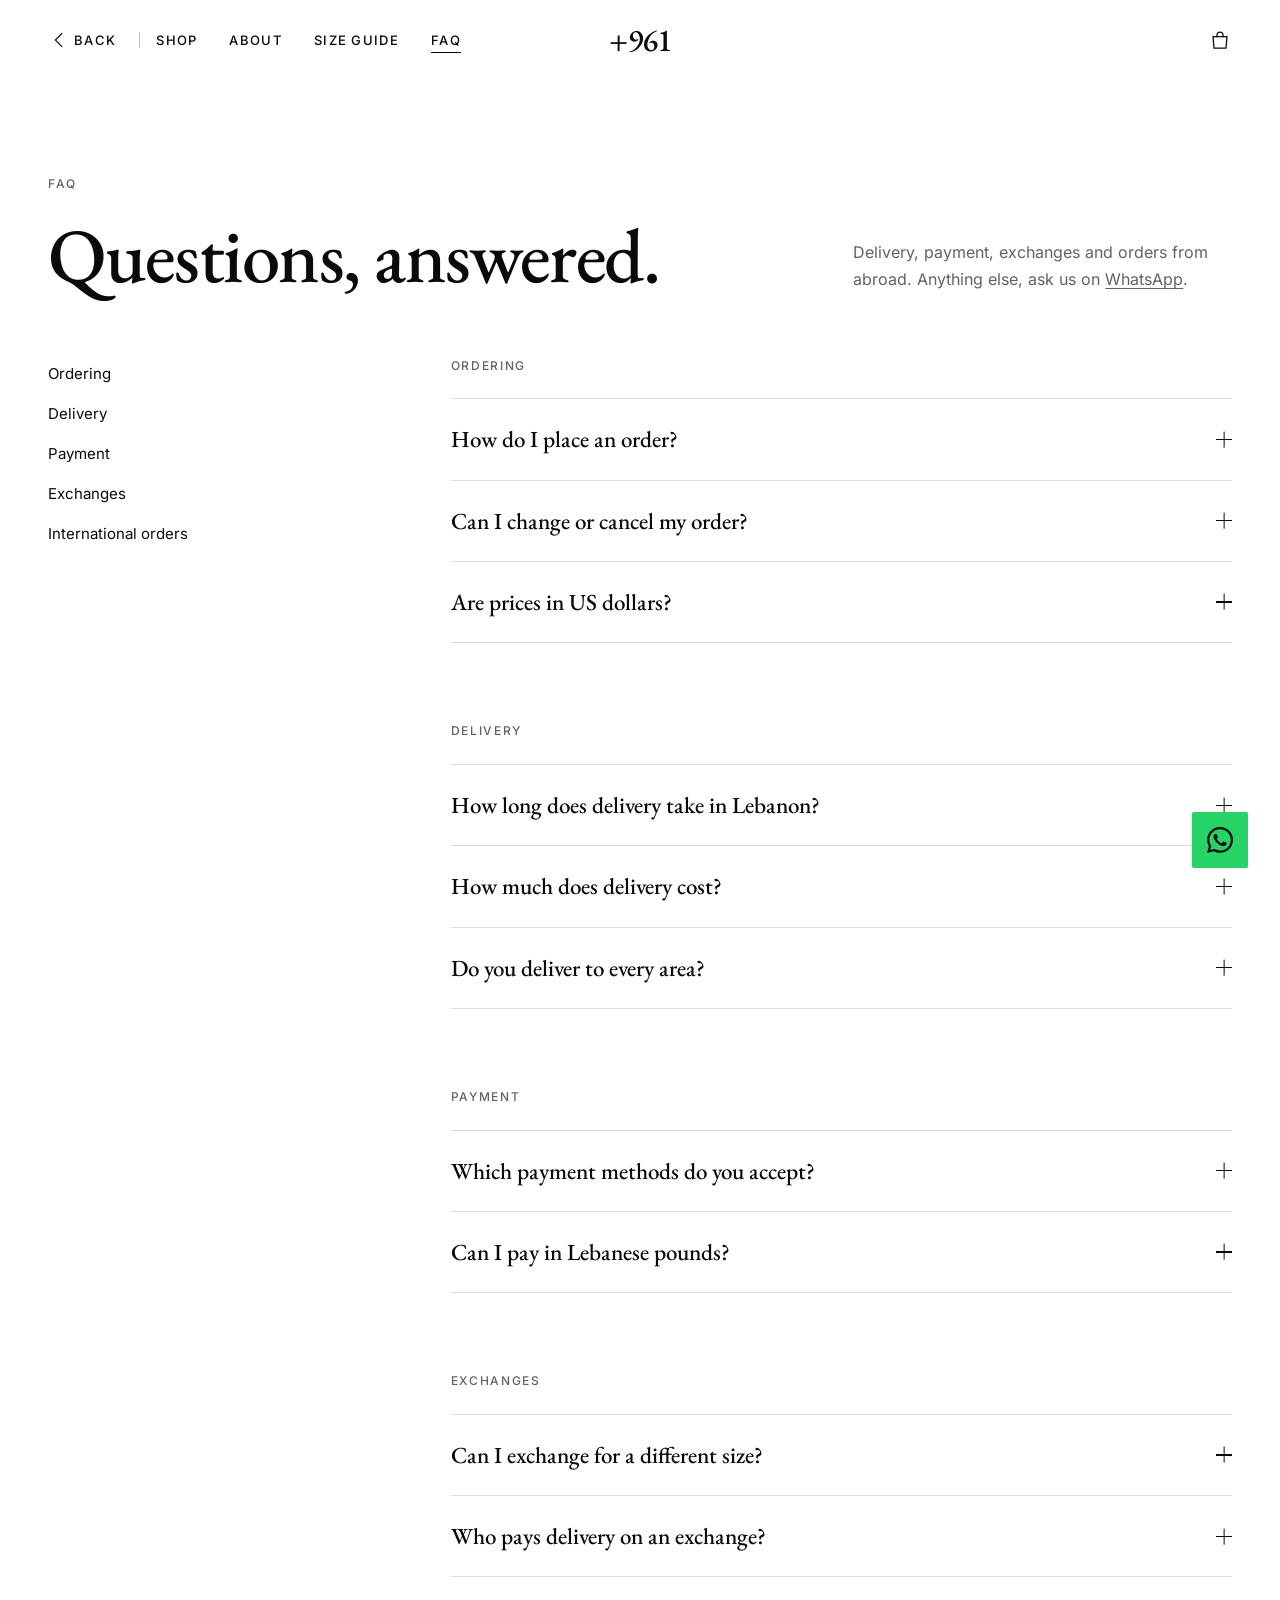
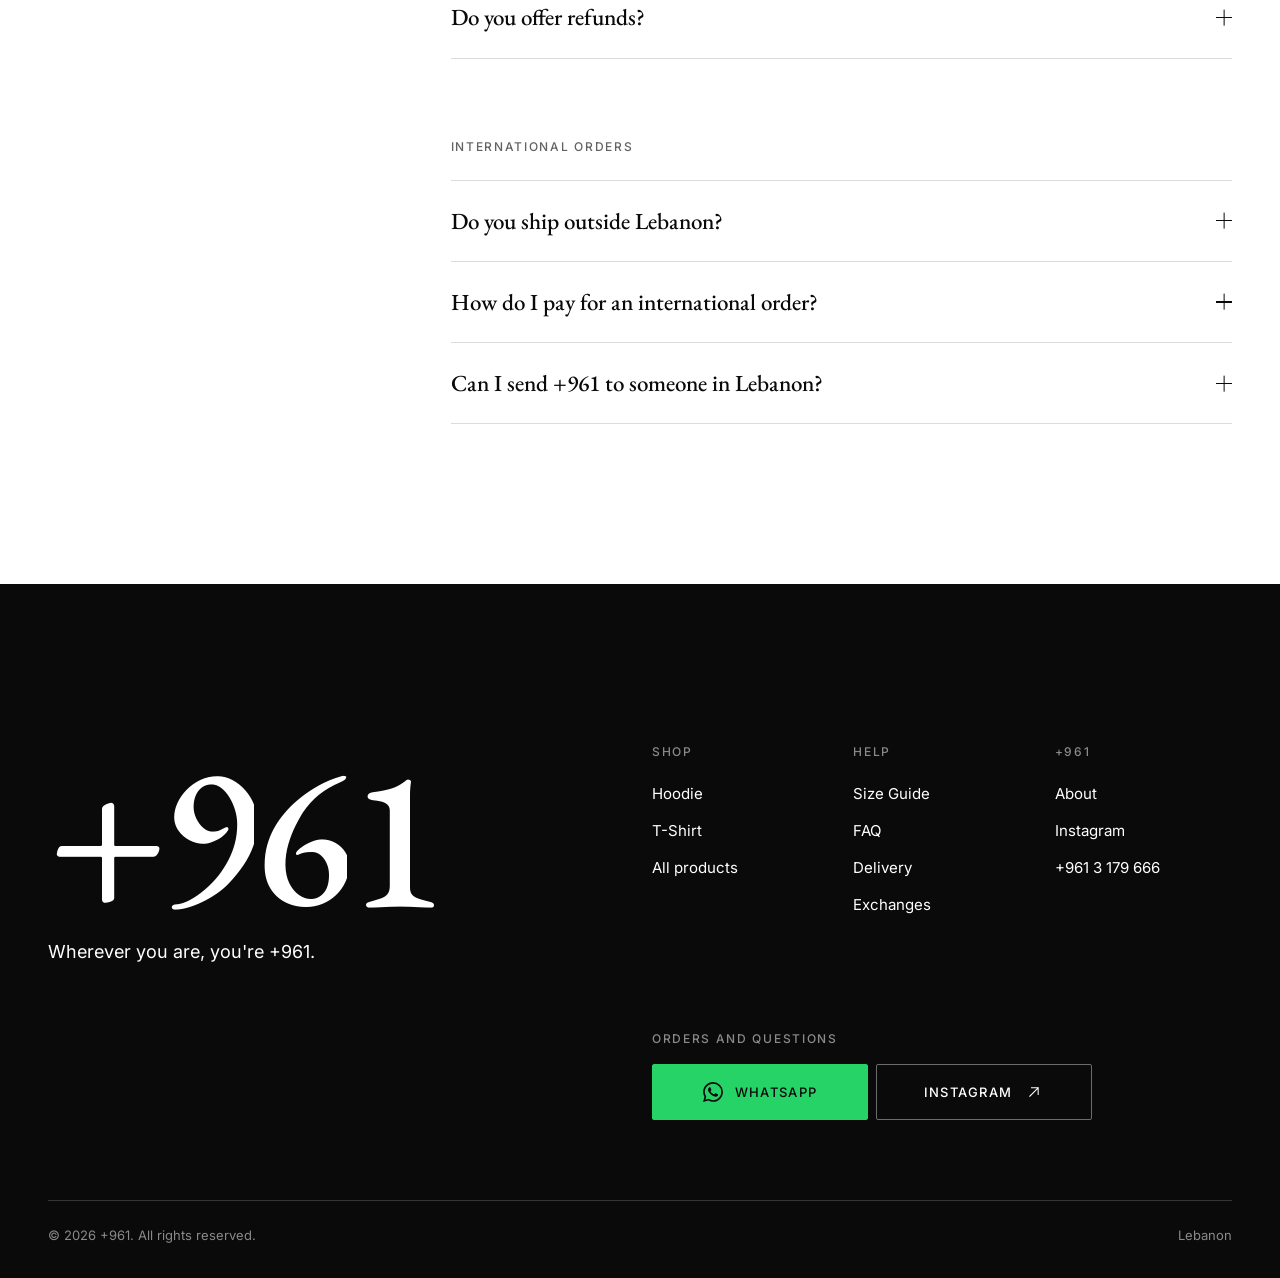
<file: faq.html>
<!doctype html>
<html lang="en" data-page="faq" data-template="faq" data-build="203791c3">
<head>
  <meta charset="utf-8">
  <meta name="viewport" content="width=device-width, initial-scale=1, viewport-fit=cover">
  <title>FAQ: Delivery, Payment and Exchanges | +961</title>
  
  <meta name="description" content="Answers about +961 orders: delivery across Lebanon, payment, size exchanges and international shipping.">
  
  <meta name="theme-color" content="#0A0A0A">
  <!-- Open Graph: once the site is live, replace each relative image path below with the full URL (https://yourdomain.com/assets/img/...) -->
  <meta property="og:site_name" content="+961">
  <meta property="og:type" content="website">
  <meta property="og:title" content="FAQ: Delivery, Payment and Exchanges | +961">
  <meta property="og:description" content="Answers about +961 orders: delivery across Lebanon, payment, size exchanges and international shipping.">
  <meta property="og:image" content="assets/img/og-home.jpg">
  <meta property="og:image:width" content="1200">
  <meta property="og:image:height" content="630">
  <meta property="og:image:alt" content="+961, a Lebanese clothing brand">
  <meta name="twitter:card" content="summary_large_image">
  <link rel="icon" type="image/png" sizes="32x32" href="assets/img/favicon-32.png">
  <link rel="apple-touch-icon" href="assets/img/apple-touch-icon.png">
  <link rel="preload" href="assets/fonts/inter-latin-400-normal.woff2" as="font" type="font/woff2" crossorigin>
  <link rel="preload" href="assets/fonts/eb-garamond-latin-500-normal.woff2" as="font" type="font/woff2" crossorigin>
  <link rel="stylesheet" href="assets/css/site.css?v=f5add309">
  <style>.is-entering .curtain{animation:curtain-safety 0s 2.5s forwards}@keyframes curtain-safety{to{visibility:hidden}}</style>
  <script>(function(){var d=document.documentElement;d.classList.add('js');try{var c=JSON.parse(localStorage.getItem('961-cart')||'[]');if(Array.isArray(c)&&c.length){d.classList.add('has-bag');d.style.setProperty('--bag-lines',c.length)}}catch(e){}try{if(!window.matchMedia('(prefers-reduced-motion: reduce)').matches&&!localStorage.getItem('961-intro'))d.classList.add('has-intro');if(sessionStorage.getItem('961-nav')){sessionStorage.removeItem('961-nav');d.classList.add('is-entering');}}catch(e){}})();</script>
  <script type="application/ld+json">{"@context":"https://schema.org","@type":"FAQPage","mainEntity":[{"@type":"Question","name":"How do I place an order?","acceptedAnswer":{"@type":"Answer","text":"Choose your size, add the piece to your bag and check out on the site. You can pay cash on delivery. If you prefer to chat, you can also send your order on WhatsApp."}},{"@type":"Question","name":"Can I change or cancel my order?","acceptedAnswer":{"@type":"Answer","text":"Yes, as long as it has not shipped yet. Message us on WhatsApp at +961 3 179 666 with your order number."}},{"@type":"Question","name":"Are prices in US dollars?","acceptedAnswer":{"@type":"Answer","text":"Yes. All prices on the site are in US dollars."}},{"@type":"Question","name":"How long does delivery take in Lebanon?","acceptedAnswer":{"@type":"Answer","text":"Orders arrive within 2 to 4 working days across Lebanon."}},{"@type":"Question","name":"How much does delivery cost?","acceptedAnswer":{"@type":"Answer","text":"Delivery is $4 anywhere in Lebanon."}},{"@type":"Question","name":"Do you deliver to every area?","acceptedAnswer":{"@type":"Answer","text":"Yes, we deliver across Lebanon. If your area needs extra time, we will let you know before your order ships."}},{"@type":"Question","name":"Which payment methods do you accept?","acceptedAnswer":{"@type":"Answer","text":"Cash on delivery in Lebanon. For orders abroad, we tell you how to pay with your shipping quote."}},{"@type":"Question","name":"Can I pay in Lebanese pounds?","acceptedAnswer":{"@type":"Answer","text":"Prices are set in US dollars. To pay cash in Lebanese pounds, ask us on WhatsApp for the rate on the day of delivery."}},{"@type":"Question","name":"Can I exchange for a different size?","acceptedAnswer":{"@type":"Answer","text":"Yes. Message us within 7 days of delivery. Items must be unworn and unwashed, with the original packaging."}},{"@type":"Question","name":"Who pays delivery on an exchange?","acceptedAnswer":{"@type":"Answer","text":"Inside Lebanon, an exchange costs one delivery fee of $4. We collect the old piece and drop off the new one in the same trip."}},{"@type":"Question","name":"Do you offer refunds?","acceptedAnswer":{"@type":"Answer","text":"We offer exchanges rather than refunds. If a piece arrives damaged or wrong, message us within 48 hours and we will replace it at no cost."}},{"@type":"Question","name":"Do you ship outside Lebanon?","acceptedAnswer":{"@type":"Answer","text":"Yes. Choose Outside Lebanon at checkout and place your order. We contact you with the shipping cost and delivery time before you pay anything."}},{"@type":"Question","name":"How do I pay for an international order?","acceptedAnswer":{"@type":"Answer","text":"Place your order with nothing charged. We contact you with the shipping cost and how to pay. Cash on delivery is available in Lebanon only."}},{"@type":"Question","name":"Can I send +961 to someone in Lebanon?","acceptedAnswer":{"@type":"Answer","text":"Yes. Check out with their name, phone number and address, and add a note. We will contact you about payment and contact them to arrange delivery."}}]}</script>
</head>
<body>

  <a class="skip-link" href="#main">Skip to content</a>
  <header class="header" id="header" data-theme="light">
    <div class="header__bg" aria-hidden="true"></div>
    <div class="progress" aria-hidden="true"><span></span></div>
    <div class="wrap header__inner">
      <div class="header__left">
        <button class="icon-btn menu-toggle" type="button" aria-label="Open menu" aria-expanded="false" aria-controls="menu"><span class="burger" aria-hidden="true"><i></i><i></i></span></button>
        <a class="back-btn" href="index.html" data-back aria-label="Back"><svg class="icon" viewBox="0 0 24 24" aria-hidden="true"><path d="M15 5l-7 7 7 7"/></svg><span class="back-btn__label" aria-hidden="true">Back</span></a>
        <nav class="nav" aria-label="Main">
          <a class="nav__link" href="shop.html" data-nav="shop">Shop</a>
          <a class="nav__link" href="about.html" data-nav="about">About</a>
          <a class="nav__link" href="size-guide.html" data-nav="size-guide">Size Guide</a>
          <a class="nav__link" href="faq.html" data-nav="faq">FAQ</a>
        </nav>
      </div>
      <a class="logo" href="index.html" aria-label="+961, home">+961</a>
      <div class="header__right">
        <button class="icon-btn cart-btn" type="button" data-cart-open aria-label="Open bag, 0 items" aria-controls="cart"><svg class="icon" viewBox="0 0 24 24" aria-hidden="true"><path d="M5 8.5h14l-1 11.5H6L5 8.5Z"/><path d="M9 8.5V7a3 3 0 0 1 6 0v1.5"/></svg><span class="cart-btn__count" data-cart-count aria-hidden="true"><span>0</span></span></button>
      </div>
    </div>
  </header>
  <main id="main" tabindex="-1" data-route="faq" data-template="faq">
    <section class="section page-top" data-theme="light" aria-labelledby="faq-title">
      <div class="wrap">
        <div class="page-head">
          <div class="page-head__main">
            <p class="label" data-reveal>FAQ</p>
            <h1 class="h1" id="faq-title" data-split>Questions, answered.</h1>
          </div>
          <p class="page-head__aside body muted" data-reveal>Delivery, payment, exchanges and orders from abroad. Anything else, ask us on <a class="text-link" href="https://wa.me/9613179666?text=Hi%20%2B961%2C%20I%20have%20a%20question." target="_blank" rel="noopener">WhatsApp</a>.</p>
        </div>
        <div class="grid faq">
          <nav class="faq__nav" aria-label="FAQ topics" data-reveal>
            <ul><li><a href="#ordering">Ordering</a></li><li><a href="#delivery">Delivery</a></li><li><a href="#payment">Payment</a></li><li><a href="#exchanges">Exchanges</a></li><li><a href="#international">International orders</a></li></ul>
          </nav>
          <div class="faq__groups">
            <div class="faq__group" id="ordering" data-reveal>
              <h2 class="label muted">Ordering</h2>
              <div class="accs"><div class="acc">
                <button class="acc__btn acc__btn--lg" type="button" aria-expanded="false" aria-controls="acc-00" id="acc-00-btn">How do I place an order?<span class="acc__icon" aria-hidden="true"></span></button>
                <div class="acc__panel" id="acc-00" role="region" aria-labelledby="acc-00-btn"><div class="acc__inner"><div class="acc__content"><p>Choose your size, add the piece to your bag and check out on the site. You can pay cash on delivery. If you prefer to chat, you can also send your order on WhatsApp.</p></div></div></div>
              </div><div class="acc">
                <button class="acc__btn acc__btn--lg" type="button" aria-expanded="false" aria-controls="acc-01" id="acc-01-btn">Can I change or cancel my order?<span class="acc__icon" aria-hidden="true"></span></button>
                <div class="acc__panel" id="acc-01" role="region" aria-labelledby="acc-01-btn"><div class="acc__inner"><div class="acc__content"><p data-placeholder>Yes, as long as it has not shipped yet. Message us on WhatsApp at +961 3 179 666 with your order number.</p></div></div></div>
              </div><div class="acc">
                <button class="acc__btn acc__btn--lg" type="button" aria-expanded="false" aria-controls="acc-02" id="acc-02-btn">Are prices in US dollars?<span class="acc__icon" aria-hidden="true"></span></button>
                <div class="acc__panel" id="acc-02" role="region" aria-labelledby="acc-02-btn"><div class="acc__inner"><div class="acc__content"><p>Yes. All prices on the site are in US dollars.</p></div></div></div>
              </div></div>
            </div><div class="faq__group" id="delivery" data-reveal>
              <h2 class="label muted">Delivery</h2>
              <div class="accs"><div class="acc">
                <button class="acc__btn acc__btn--lg" type="button" aria-expanded="false" aria-controls="acc-10" id="acc-10-btn">How long does delivery take in Lebanon?<span class="acc__icon" aria-hidden="true"></span></button>
                <div class="acc__panel" id="acc-10" role="region" aria-labelledby="acc-10-btn"><div class="acc__inner"><div class="acc__content"><p data-placeholder>Orders arrive within 2 to 4 working days across Lebanon.</p></div></div></div>
              </div><div class="acc">
                <button class="acc__btn acc__btn--lg" type="button" aria-expanded="false" aria-controls="acc-11" id="acc-11-btn">How much does delivery cost?<span class="acc__icon" aria-hidden="true"></span></button>
                <div class="acc__panel" id="acc-11" role="region" aria-labelledby="acc-11-btn"><div class="acc__inner"><div class="acc__content"><p data-placeholder>Delivery is $4 anywhere in Lebanon.</p></div></div></div>
              </div><div class="acc">
                <button class="acc__btn acc__btn--lg" type="button" aria-expanded="false" aria-controls="acc-12" id="acc-12-btn">Do you deliver to every area?<span class="acc__icon" aria-hidden="true"></span></button>
                <div class="acc__panel" id="acc-12" role="region" aria-labelledby="acc-12-btn"><div class="acc__inner"><div class="acc__content"><p data-placeholder>Yes, we deliver across Lebanon. If your area needs extra time, we will let you know before your order ships.</p></div></div></div>
              </div></div>
            </div><div class="faq__group" id="payment" data-reveal>
              <h2 class="label muted">Payment</h2>
              <div class="accs"><div class="acc">
                <button class="acc__btn acc__btn--lg" type="button" aria-expanded="false" aria-controls="acc-20" id="acc-20-btn">Which payment methods do you accept?<span class="acc__icon" aria-hidden="true"></span></button>
                <div class="acc__panel" id="acc-20" role="region" aria-labelledby="acc-20-btn"><div class="acc__inner"><div class="acc__content"><p>Cash on delivery in Lebanon. For orders abroad, we tell you how to pay with your shipping quote.</p></div></div></div>
              </div><div class="acc">
                <button class="acc__btn acc__btn--lg" type="button" aria-expanded="false" aria-controls="acc-21" id="acc-21-btn">Can I pay in Lebanese pounds?<span class="acc__icon" aria-hidden="true"></span></button>
                <div class="acc__panel" id="acc-21" role="region" aria-labelledby="acc-21-btn"><div class="acc__inner"><div class="acc__content"><p data-placeholder>Prices are set in US dollars. To pay cash in Lebanese pounds, ask us on WhatsApp for the rate on the day of delivery.</p></div></div></div>
              </div></div>
            </div><div class="faq__group" id="exchanges" data-reveal>
              <h2 class="label muted">Exchanges</h2>
              <div class="accs"><div class="acc">
                <button class="acc__btn acc__btn--lg" type="button" aria-expanded="false" aria-controls="acc-30" id="acc-30-btn">Can I exchange for a different size?<span class="acc__icon" aria-hidden="true"></span></button>
                <div class="acc__panel" id="acc-30" role="region" aria-labelledby="acc-30-btn"><div class="acc__inner"><div class="acc__content"><p data-placeholder>Yes. Message us within 7 days of delivery. Items must be unworn and unwashed, with the original packaging.</p></div></div></div>
              </div><div class="acc">
                <button class="acc__btn acc__btn--lg" type="button" aria-expanded="false" aria-controls="acc-31" id="acc-31-btn">Who pays delivery on an exchange?<span class="acc__icon" aria-hidden="true"></span></button>
                <div class="acc__panel" id="acc-31" role="region" aria-labelledby="acc-31-btn"><div class="acc__inner"><div class="acc__content"><p data-placeholder>Inside Lebanon, an exchange costs one delivery fee of $4. We collect the old piece and drop off the new one in the same trip.</p></div></div></div>
              </div><div class="acc">
                <button class="acc__btn acc__btn--lg" type="button" aria-expanded="false" aria-controls="acc-32" id="acc-32-btn">Do you offer refunds?<span class="acc__icon" aria-hidden="true"></span></button>
                <div class="acc__panel" id="acc-32" role="region" aria-labelledby="acc-32-btn"><div class="acc__inner"><div class="acc__content"><p data-placeholder>We offer exchanges rather than refunds. If a piece arrives damaged or wrong, message us within 48 hours and we will replace it at no cost.</p></div></div></div>
              </div></div>
            </div><div class="faq__group" id="international" data-reveal>
              <h2 class="label muted">International orders</h2>
              <div class="accs"><div class="acc">
                <button class="acc__btn acc__btn--lg" type="button" aria-expanded="false" aria-controls="acc-40" id="acc-40-btn">Do you ship outside Lebanon?<span class="acc__icon" aria-hidden="true"></span></button>
                <div class="acc__panel" id="acc-40" role="region" aria-labelledby="acc-40-btn"><div class="acc__inner"><div class="acc__content"><p data-placeholder>Yes. Choose Outside Lebanon at checkout and place your order. We contact you with the shipping cost and delivery time before you pay anything.</p></div></div></div>
              </div><div class="acc">
                <button class="acc__btn acc__btn--lg" type="button" aria-expanded="false" aria-controls="acc-41" id="acc-41-btn">How do I pay for an international order?<span class="acc__icon" aria-hidden="true"></span></button>
                <div class="acc__panel" id="acc-41" role="region" aria-labelledby="acc-41-btn"><div class="acc__inner"><div class="acc__content"><p>Place your order with nothing charged. We contact you with the shipping cost and how to pay. Cash on delivery is available in Lebanon only.</p></div></div></div>
              </div><div class="acc">
                <button class="acc__btn acc__btn--lg" type="button" aria-expanded="false" aria-controls="acc-42" id="acc-42-btn">Can I send +961 to someone in Lebanon?<span class="acc__icon" aria-hidden="true"></span></button>
                <div class="acc__panel" id="acc-42" role="region" aria-labelledby="acc-42-btn"><div class="acc__inner"><div class="acc__content"><p data-placeholder>Yes. Check out with their name, phone number and address, and add a note. We will contact you about payment and contact them to arrange delivery.</p></div></div></div>
              </div></div>
            </div>
          </div>
        </div>
      </div>
    </section>
  </main>

  <footer class="footer" data-theme="dark" data-fab-avoid>
    <div class="wrap">
      <div class="grid footer__top">
        <div class="footer__brand">
          <a class="footer__logo" href="index.html" aria-label="+961, home">+961</a>
          <p class="lead">Wherever you are, you're +961.</p>
        </div>
        <div class="footer__cols">
          <div class="footer__col"><p class="label">Shop</p><a href="hoodie.html">Hoodie</a><a href="t-shirt.html">T-Shirt</a><a href="shop.html">All products</a></div>
          <div class="footer__col"><p class="label">Help</p><a href="size-guide.html">Size Guide</a><a href="faq.html">FAQ</a><a href="faq.html#delivery">Delivery</a><a href="faq.html#exchanges">Exchanges</a></div>
          <div class="footer__col"><p class="label">+961</p><a href="about.html">About</a><a href="https://www.instagram.com/961o.fficial/" target="_blank" rel="noopener">Instagram</a><a href="tel:+9613179666">+961 3 179 666</a></div>
        </div>
        <div class="footer__contact">
          <p class="label muted">Orders and questions</p>
          <div class="btn-row">
            <a class="btn btn--wa " href="https://wa.me/9613179666?text=Hi%20%2B961%2C%20I%20have%20a%20question." target="_blank" rel="noopener" ><span class="btn__label"><svg class="icon icon--wa" viewBox="0 0 24 24" aria-hidden="true"><path d="M17.472 14.382c-.297-.149-1.758-.867-2.03-.967-.273-.099-.471-.148-.67.15-.197.297-.767.966-.94 1.164-.173.199-.347.223-.644.075-.297-.15-1.255-.463-2.39-1.475-.883-.788-1.48-1.761-1.653-2.059-.173-.297-.018-.458.13-.606.134-.133.298-.347.446-.52.149-.174.198-.298.298-.497.099-.198.05-.371-.025-.52-.075-.149-.669-1.612-.916-2.207-.242-.579-.487-.5-.669-.51-.173-.008-.371-.01-.57-.01-.198 0-.52.074-.792.372-.272.297-1.04 1.016-1.04 2.479 0 1.462 1.065 2.875 1.213 3.074.149.198 2.096 3.2 5.077 4.487.709.306 1.262.489 1.694.625.712.227 1.36.195 1.871.118.571-.085 1.758-.719 2.006-1.413.248-.694.248-1.289.173-1.413-.074-.124-.272-.198-.57-.347m-5.421 7.403h-.004a9.87 9.87 0 01-5.031-1.378l-.361-.214-3.741.982.998-3.648-.235-.374a9.86 9.86 0 01-1.51-5.26c.001-5.45 4.436-9.884 9.888-9.884 2.64 0 5.122 1.03 6.988 2.898a9.825 9.825 0 012.893 6.994c-.003 5.45-4.437 9.884-9.885 9.884m8.413-18.297A11.815 11.815 0 0012.05 0C5.495 0 .16 5.335.157 11.892c0 2.096.547 4.142 1.588 5.945L.057 24l6.305-1.654a11.882 11.882 0 005.683 1.448h.005c6.554 0 11.89-5.335 11.893-11.893a11.821 11.821 0 00-3.48-8.413Z"/></svg><span class="wa-long">WhatsApp</span><span class="wa-short">WhatsApp</span></span></a>
            <a class="btn btn--outline " href="https://www.instagram.com/961o.fficial/" target="_blank" rel="noopener" aria-label="+961 official on Instagram"><span class="btn__label">Instagram <svg class="icon" viewBox="0 0 24 24" aria-hidden="true"><path d="M7 17L17 7M9 7h8v8"/></svg></span></a>
          </div>
        </div>
      </div>
      <div class="footer__bottom"><p>© 2026 +961. All rights reserved.</p><p>Lebanon</p></div>
    </div>
  </footer>

  <div class="menu" id="menu" data-theme="dark" aria-hidden="true" aria-label="Menu">
    <div class="wrap menu__inner">
      <ul class="menu__links">
        <li class="menu__link"><a href="shop.html">Shop</a></li>
        <li class="menu__link"><a href="about.html">About</a></li>
        <li class="menu__link"><a href="size-guide.html">Size Guide</a></li>
        <li class="menu__link"><a href="faq.html">FAQ</a></li>
      </ul>
      <div class="menu__foot">
        <p class="lead">Wherever you are, you're +961.</p>
        <div class="btn-row">
          <a class="btn btn--wa " href="https://wa.me/9613179666?text=Hi%20%2B961%2C%20I%20have%20a%20question." target="_blank" rel="noopener" ><span class="btn__label"><svg class="icon icon--wa" viewBox="0 0 24 24" aria-hidden="true"><path d="M17.472 14.382c-.297-.149-1.758-.867-2.03-.967-.273-.099-.471-.148-.67.15-.197.297-.767.966-.94 1.164-.173.199-.347.223-.644.075-.297-.15-1.255-.463-2.39-1.475-.883-.788-1.48-1.761-1.653-2.059-.173-.297-.018-.458.13-.606.134-.133.298-.347.446-.52.149-.174.198-.298.298-.497.099-.198.05-.371-.025-.52-.075-.149-.669-1.612-.916-2.207-.242-.579-.487-.5-.669-.51-.173-.008-.371-.01-.57-.01-.198 0-.52.074-.792.372-.272.297-1.04 1.016-1.04 2.479 0 1.462 1.065 2.875 1.213 3.074.149.198 2.096 3.2 5.077 4.487.709.306 1.262.489 1.694.625.712.227 1.36.195 1.871.118.571-.085 1.758-.719 2.006-1.413.248-.694.248-1.289.173-1.413-.074-.124-.272-.198-.57-.347m-5.421 7.403h-.004a9.87 9.87 0 01-5.031-1.378l-.361-.214-3.741.982.998-3.648-.235-.374a9.86 9.86 0 01-1.51-5.26c.001-5.45 4.436-9.884 9.888-9.884 2.64 0 5.122 1.03 6.988 2.898a9.825 9.825 0 012.893 6.994c-.003 5.45-4.437 9.884-9.885 9.884m8.413-18.297A11.815 11.815 0 0012.05 0C5.495 0 .16 5.335.157 11.892c0 2.096.547 4.142 1.588 5.945L.057 24l6.305-1.654a11.882 11.882 0 005.683 1.448h.005c6.554 0 11.89-5.335 11.893-11.893a11.821 11.821 0 00-3.48-8.413Z"/></svg><span class="wa-long">WhatsApp</span><span class="wa-short">WhatsApp</span></span></a>
          <a class="btn btn--outline " href="https://www.instagram.com/961o.fficial/" target="_blank" rel="noopener" aria-label="+961 official on Instagram"><span class="btn__label">Instagram <svg class="icon" viewBox="0 0 24 24" aria-hidden="true"><path d="M7 17L17 7M9 7h8v8"/></svg></span></a>
        </div>
        <a class="small muted" href="tel:+9613179666">+961 3 179 666</a>
      </div>
    </div>
  </div>

  <div class="scrim" aria-hidden="true"></div>
  <aside class="drawer" id="cart" data-theme="light" role="dialog" aria-modal="true" aria-labelledby="cart-title" aria-hidden="true">
    <div class="drawer__head">
      <h2 class="drawer__title" id="cart-title">Bag <span data-cart-title-count></span></h2>
      <button class="icon-btn" type="button" data-cart-close aria-label="Close bag"><svg class="icon" viewBox="0 0 24 24" aria-hidden="true"><path d="M6 6l12 12M18 6L6 18"/></svg></button>
    </div>
    <div class="drawer__body" data-lenis-prevent>
      <div class="drawer__empty" data-cart-empty>
        <p class="h3">Your bag is empty.</p>
        <p class="small muted">The hoodie and the t-shirt are both in the shop.</p>
        <a class="btn" href="shop.html"><span class="btn__label">Shop the collection</span></a>
      </div>
      <ul class="lines" data-cart-lines hidden></ul>
    </div>
    <div class="drawer__foot" data-cart-foot hidden>
      <div class="drawer__row"><span>Subtotal</span><span class="price" data-cart-subtotal>$0</span></div>
      <p class="small muted">Delivery is added at checkout.</p>
      <div class="btn-row">
        <a class="btn" href="checkout.html"><span class="btn__label">Checkout</span></a>
        <a class="btn btn--wa " href="https://wa.me/9613179666?text=Hi%20%2B961%2C%20I'd%20like%20to%20place%20an%20order." target="_blank" rel="noopener" data-cart-wa><span class="btn__label"><svg class="icon icon--wa" viewBox="0 0 24 24" aria-hidden="true"><path d="M17.472 14.382c-.297-.149-1.758-.867-2.03-.967-.273-.099-.471-.148-.67.15-.197.297-.767.966-.94 1.164-.173.199-.347.223-.644.075-.297-.15-1.255-.463-2.39-1.475-.883-.788-1.48-1.761-1.653-2.059-.173-.297-.018-.458.13-.606.134-.133.298-.347.446-.52.149-.174.198-.298.298-.497.099-.198.05-.371-.025-.52-.075-.149-.669-1.612-.916-2.207-.242-.579-.487-.5-.669-.51-.173-.008-.371-.01-.57-.01-.198 0-.52.074-.792.372-.272.297-1.04 1.016-1.04 2.479 0 1.462 1.065 2.875 1.213 3.074.149.198 2.096 3.2 5.077 4.487.709.306 1.262.489 1.694.625.712.227 1.36.195 1.871.118.571-.085 1.758-.719 2.006-1.413.248-.694.248-1.289.173-1.413-.074-.124-.272-.198-.57-.347m-5.421 7.403h-.004a9.87 9.87 0 01-5.031-1.378l-.361-.214-3.741.982.998-3.648-.235-.374a9.86 9.86 0 01-1.51-5.26c.001-5.45 4.436-9.884 9.888-9.884 2.64 0 5.122 1.03 6.988 2.898a9.825 9.825 0 012.893 6.994c-.003 5.45-4.437 9.884-9.885 9.884m8.413-18.297A11.815 11.815 0 0012.05 0C5.495 0 .16 5.335.157 11.892c0 2.096.547 4.142 1.588 5.945L.057 24l6.305-1.654a11.882 11.882 0 005.683 1.448h.005c6.554 0 11.89-5.335 11.893-11.893a11.821 11.821 0 00-3.48-8.413Z"/></svg><span class="wa-long">Order on WhatsApp</span><span class="wa-short">WhatsApp</span></span></a>
      </div>
    </div>
  </aside>

  <div class="modal" id="size-modal" role="dialog" aria-modal="true" aria-labelledby="size-modal-title" aria-hidden="true">
    <div class="modal__backdrop" data-modal-close></div>
    <div class="modal__panel" data-theme="light" data-lenis-prevent>
      <div class="modal__head">
        <h2 class="h3" id="size-modal-title">Size guide</h2>
        <button class="icon-btn modal__close" type="button" data-modal-close aria-label="Close size guide"><svg class="icon" viewBox="0 0 24 24" aria-hidden="true"><path d="M6 6l12 12M18 6L6 18"/></svg></button>
      </div>
      <div class="tabs" role="tablist" aria-label="Product">
        <button class="tab" type="button" role="tab" data-tab="hoodie" aria-selected="true" aria-controls="sg-hoodie" id="sg-tab-hoodie">Hoodie</button>
        <button class="tab" type="button" role="tab" data-tab="tshirt" aria-selected="false" aria-controls="sg-tshirt" id="sg-tab-tshirt" tabindex="-1">T-Shirt</button>
      </div>
      <div id="sg-hoodie" role="tabpanel" aria-labelledby="sg-tab-hoodie"><div class="chart" data-chart="hoodie"><div class="chart__in">
            <figure class="chart__figure"><svg class="diagram diagram--hoodie" viewBox="2 0 572 410" role="img" aria-label="Drawing of the +961 hoodie laid flat. 1 is the length, from the centre of the back neckline down to the hem. 2 is the chest width, straight across from armpit to armpit. 3 is the shoulder width, between the two shoulder seams. 4 is the sleeve length, from the shoulder seam to the end of the cuff." focusable="false">
  <path class="dg-out" d="M244 68C248 50 252 38 262 28C280 12 300 8 320 8C340 8 360 12 378 28C388 38 392 50 396 68C412 74 426 82 435 92C454 112 468 150 482 200C496 250 512 310 518 372L516 400L474 402C468 396 464 388 460 381C454 372 446 360 438 352C433 352 429 358 428 367L425 398Q320 393 215 398L212 367C211 358 207 352 202 352C194 360 186 372 180 381C176 388 172 396 166 402L124 400L122 372C128 310 144 250 158 200C172 150 186 112 205 92C214 82 228 74 244 68Z"/>
  <path class="dg-line" d="M274 102C272 80 270 56 280 40C290 26 304 22 320 22C336 22 350 26 360 40C370 56 368 80 366 102L320 118Z"/>
  <path class="dg-line" d="M205 94C207 180 208 280 210 352M435 94C433 180 432 280 430 352M212 367H428M122 372C140 374 160 377 179 381M518 372C500 374 480 377 461 381"/>
  <path class="dg-line" d="M250 260H390C406 280 416 312 418 352H222C224 312 234 280 250 260Z"/>
  <path class="dg-stitch" d="M216 375H424M126 381C142 383 158 385 174 389M514 381C498 383 482 385 466 389M257 268H383"/>
  <path class="dg-line" d="M312 120L328 127M312 127L328 120M313 126L307 186M327 126L333 186"/>
  <path class="dg-tip" d="M307 186L306.4 196M333 186L333.6 196"/>
  <g class="dg-m" data-m="1"><path class="dg-ext" d="M52 72H244M52 398H215"/><path class="dg-arrow" d="M44 78.3L44 391.7"/><path class="dg-head" d="M44 398L40 389L48 389ZM44 72L40 81L48 81Z"/><g class="dg-num"><circle cx="20" cy="235" r="18"/><text x="20" y="235">1</text></g></g>
  <g class="dg-m" data-m="3"><path class="dg-arrow" d="M211.3 92L428.7 92"/><path class="dg-head" d="M435 92L426 96L426 88ZM205 92L214 96L214 88Z"/><g class="dg-num"><circle cx="320" cy="66" r="18"/><text x="320" y="66">3</text></g></g>
  <g class="dg-m" data-m="2"><path class="dg-arrow" d="M218.3 166L421.7 166"/><path class="dg-head" d="M428 166L419 170L419 162ZM212 166L221 170L221 162Z"/><g class="dg-num"><circle cx="320" cy="146" r="18"/><text x="320" y="146">2</text></g></g>
  <g class="dg-m" data-m="4"><path class="dg-ext" d="M438 91L463 85M519 401L553 393"/><path class="dg-arrow" d="M467.8 90L554.2 385"/><path class="dg-head" d="M556 391L549.6 383.5L557.3 381.2ZM466 84L464.7 93.8L472.4 91.5Z"/><g class="dg-num"><circle cx="533" cy="236" r="18"/><text x="533" y="236">4</text></g></g>
</svg></figure>
            <ol class="chart__key" aria-label="How to measure the +961 Hoodie"><li data-m="1"><span class="m-num" aria-hidden="true">1</span><p><strong>Length</strong>From the centre of the back neckline straight down to the hem.</p></li><li data-m="2"><span class="m-num" aria-hidden="true">2</span><p><strong>Chest width</strong>Measured flat across the front, from armpit to armpit.</p></li><li data-m="3"><span class="m-num" aria-hidden="true">3</span><p><strong>Shoulder width</strong>Distance between the two shoulder seams.</p></li><li data-m="4"><span class="m-num" aria-hidden="true">4</span><p><strong>Sleeve length</strong>From the shoulder seam to the end of the cuff.</p></li></ol>
            <div class="chart__tables">
              <div class="chart__table"><p class="chart__sub" aria-hidden="true">Measurements in cm</p><div class="table-wrap"><table class="size-table">
            <caption class="sr-only">+961 Hoodie measurements in centimeters</caption>
            <thead><tr><th scope="col">Size</th><th scope="col" data-m="1"><span class="m-num" aria-hidden="true">1</span><span class="m-lab">Length</span></th><th scope="col" data-m="2"><span class="m-num" aria-hidden="true">2</span><span class="m-lab">Chest</span></th><th scope="col" data-m="3"><span class="m-num" aria-hidden="true">3</span><span class="m-lab">Shoulder</span></th><th scope="col" data-m="4"><span class="m-num" aria-hidden="true">4</span><span class="m-lab">Sleeve</span></th></tr></thead>
            <tbody><tr><th scope="row">S</th><td data-m="1">67</td><td data-m="2">60</td><td data-m="3">59</td><td data-m="4">54.5</td></tr><tr><th scope="row">M</th><td data-m="1">69</td><td data-m="2">62</td><td data-m="3">61</td><td data-m="4">55.3</td></tr><tr><th scope="row">L</th><td data-m="1">71</td><td data-m="2">64</td><td data-m="3">63</td><td data-m="4">56.1</td></tr><tr><th scope="row">XL</th><td data-m="1">73</td><td data-m="2">66</td><td data-m="3">65</td><td data-m="4">56.9</td></tr><tr><th scope="row">XXL</th><td data-m="1">75</td><td data-m="2">68</td><td data-m="3">67</td><td data-m="4">57.6</td></tr></tbody>
          </table></div></div>
              
            </div>
          </div></div></div>
      <div id="sg-tshirt" role="tabpanel" aria-labelledby="sg-tab-tshirt" hidden><div class="chart" data-chart="tshirt"><div class="chart__in">
            <figure class="chart__figure"><svg class="diagram diagram--tshirt" viewBox="6 0 404 446" role="img" aria-label="Drawing of the +961 t-shirt laid flat. 1 is the length, from the centre of the back neckline down to the hem. 2 is the chest width, straight across from armpit to armpit. 3 is the shoulder width, between the two shoulder seams. 4 is the sleeve length, from the shoulder seam to the sleeve opening." focusable="false">
  <path class="dg-out" d="M152 56C130 64 104 78 86 95L18 176L66 223Q72 228 80 227Q83 230 82 238L80 432Q200 440 320 432L318 238Q317 230 320 227Q328 228 334 223L382 176L314 95C296 78 270 64 248 56Q200 78 152 56Z"/>
  <path class="dg-out" d="M152 56Q200 106 248 56"/>
  <path class="dg-soft" d="M160 60Q200 122 240 60"/>
  <path class="dg-line" d="M86 95Q90 160 80 226M314 95Q310 160 320 226"/>
  <path class="dg-stitch" d="M27 166L75 213M373 166L325 213M86 424L314 424"/>
  <g class="dg-m" data-m="3"><path class="dg-ext" d="M86 46V90M314 46V90"/><path class="dg-arrow" d="M92.3 38L307.7 38"/><path class="dg-head" d="M314 38L305 42L305 34ZM86 38L95 42L95 34Z"/><g class="dg-num"><circle cx="200" cy="16" r="14"/><text x="200" y="16">3</text></g></g>
  <g class="dg-m" data-m="4"><path class="dg-ext" d="M317 92L328 83M385 173L396 164"/><path class="dg-arrow" d="M335.1 85.8L394.9 157.2"/><path class="dg-head" d="M399 162L390.1 157.7L396.3 152.5ZM331 81L333.7 90.5L339.9 85.3Z"/><g class="dg-num"><circle cx="381" cy="107" r="14"/><text x="381" y="107">4</text></g></g>
  <g class="dg-m" data-m="1"><path class="dg-arrow" d="M200 74.3L200 427.7"/><path class="dg-head" d="M200 434L196 425L204 425ZM200 68L196 77L204 77Z"/><g class="dg-num"><circle cx="222" cy="300" r="14"/><text x="222" y="300">1</text></g></g>
  <g class="dg-m" data-m="2"><path class="dg-arrow" d="M88.3 244L311.7 244"/><path class="dg-head" d="M318 244L309 248L309 240ZM82 244L91 248L91 240Z"/><g class="dg-num"><circle cx="268" cy="223" r="14"/><text x="268" y="223">2</text></g></g>
</svg></figure>
            <ol class="chart__key" aria-label="How to measure the +961 T-Shirt"><li data-m="1"><span class="m-num" aria-hidden="true">1</span><p><strong>Length</strong>From the centre of the back neckline straight down to the hem.</p></li><li data-m="2"><span class="m-num" aria-hidden="true">2</span><p><strong>Chest width</strong>Measured flat across the front, from armpit to armpit.</p></li><li data-m="3"><span class="m-num" aria-hidden="true">3</span><p><strong>Shoulder width</strong>Distance between the two shoulder seams.</p></li><li data-m="4"><span class="m-num" aria-hidden="true">4</span><p><strong>Sleeve length</strong>From the shoulder seam to the sleeve opening.</p></li></ol>
            <div class="chart__tables">
              <div class="chart__table"><p class="chart__sub" aria-hidden="true">Measurements in cm</p><div class="table-wrap"><table class="size-table">
            <caption class="sr-only">+961 T-Shirt measurements in centimeters</caption>
            <thead><tr><th scope="col">Size</th><th scope="col" data-m="1"><span class="m-num" aria-hidden="true">1</span><span class="m-lab">Length</span></th><th scope="col" data-m="2"><span class="m-num" aria-hidden="true">2</span><span class="m-lab">Chest</span></th><th scope="col" data-m="3"><span class="m-num" aria-hidden="true">3</span><span class="m-lab">Shoulder</span></th><th scope="col" data-m="4"><span class="m-num" aria-hidden="true">4</span><span class="m-lab">Sleeve</span></th></tr></thead>
            <tbody><tr><th scope="row">S</th><td data-m="1">69</td><td data-m="2">53</td><td data-m="3">53.5</td><td data-m="4">20.5</td></tr><tr><th scope="row">M</th><td data-m="1">71.5</td><td data-m="2">55.5</td><td data-m="3">55.5</td><td data-m="4">21</td></tr><tr><th scope="row">L</th><td data-m="1">74</td><td data-m="2">58</td><td data-m="3">57.5</td><td data-m="4">21.5</td></tr><tr><th scope="row">XL</th><td data-m="1">76.5</td><td data-m="2">60.5</td><td data-m="3">59.5</td><td data-m="4">22</td></tr><tr><th scope="row">XXL</th><td data-m="1">79</td><td data-m="2">63</td><td data-m="3">61.5</td><td data-m="4">22.5</td></tr></tbody>
          </table></div></div>
              <div class="chart__table"><p class="chart__sub" aria-hidden="true">Your height and weight</p><div class="table-wrap"><table class="size-table size-table--fit">
            <caption class="sr-only">Height and weight each +961 T-Shirt size is made for</caption>
            <thead><tr><th scope="col">Size</th><th scope="col"><span class="m-lab">Height</span></th><th scope="col"><span class="m-lab">Weight</span></th></tr></thead>
            <tbody><tr><th scope="row">S</th><td>155–165 cm</td><td>45–52.5 kg</td></tr><tr><th scope="row">M</th><td>165–170 cm</td><td>52.5–60 kg</td></tr><tr><th scope="row">L</th><td>170–175 cm</td><td>60–67.5 kg</td></tr><tr><th scope="row">XL</th><td>175–180 cm</td><td>67.5–75 kg</td></tr><tr><th scope="row">XXL</th><td>180–185 cm</td><td>75–82.5 kg</td></tr></tbody>
          </table></div></div>
            </div>
          </div></div></div>
      <div class="modal__foot">
        <p class="small muted">Measured by hand with the garment laid flat, so allow 1 to 3 cm either way.</p>
        <a class="link" href="size-guide.html">Full size guide <svg class="icon" viewBox="0 0 24 24" aria-hidden="true"><path d="M4 12h15M14 7l5 5-5 5"/></svg></a>
      </div>
    </div>
  </div>

  <div class="modal quiz" id="quiz" role="dialog" aria-modal="true" aria-labelledby="quiz-title" aria-hidden="true">
    <div class="modal__backdrop" data-quiz-close></div>
    <div class="modal__panel quiz__panel" data-theme="light" data-lenis-prevent>
      <div class="modal__head">
        <p class="label muted" id="quiz-title">Find your +961</p>
        <button class="icon-btn modal__close" type="button" data-quiz-close aria-label="Close the quiz"><svg class="icon" viewBox="0 0 24 24" aria-hidden="true"><path d="M6 6l12 12M18 6L6 18"/></svg></button>
      </div>
      <div class="quiz__body" data-quiz-body></div>
    </div>
  </div>

  <div class="lightbox" id="lightbox" data-theme="light" role="dialog" aria-modal="true" aria-label="Product images" aria-hidden="true">
    <div class="wrap lightbox__bar">
      <span class="lightbox__count" aria-live="polite">1 / 2</span>
      <button class="icon-btn" type="button" data-lb-close aria-label="Close images" style="margin-right:-12px"><svg class="icon" viewBox="0 0 24 24" aria-hidden="true"><path d="M6 6l12 12M18 6L6 18"/></svg></button>
    </div>
    <div class="lightbox__stage"><img class="lightbox__img" alt="" width="1000" height="1250" decoding="async"></div>
    <div class="lightbox__nav">
      <button class="icon-btn" type="button" data-lb-prev aria-label="Previous image"><svg class="icon" viewBox="0 0 24 24" aria-hidden="true"><path d="M15 5l-7 7 7 7"/></svg></button>
      <span class="small muted">Tap to zoom</span>
      <button class="icon-btn" type="button" data-lb-next aria-label="Next image"><svg class="icon" viewBox="0 0 24 24" aria-hidden="true"><path d="M9 5l7 7-7 7"/></svg></button>
    </div>
  </div>

  <a class="fab" href="https://wa.me/9613179666?text=Hi%20%2B961%2C%20I%20have%20a%20question." target="_blank" rel="noopener" aria-label="Chat with +961 on WhatsApp"><svg class="icon icon--wa" viewBox="0 0 24 24" aria-hidden="true"><path d="M17.472 14.382c-.297-.149-1.758-.867-2.03-.967-.273-.099-.471-.148-.67.15-.197.297-.767.966-.94 1.164-.173.199-.347.223-.644.075-.297-.15-1.255-.463-2.39-1.475-.883-.788-1.48-1.761-1.653-2.059-.173-.297-.018-.458.13-.606.134-.133.298-.347.446-.52.149-.174.198-.298.298-.497.099-.198.05-.371-.025-.52-.075-.149-.669-1.612-.916-2.207-.242-.579-.487-.5-.669-.51-.173-.008-.371-.01-.57-.01-.198 0-.52.074-.792.372-.272.297-1.04 1.016-1.04 2.479 0 1.462 1.065 2.875 1.213 3.074.149.198 2.096 3.2 5.077 4.487.709.306 1.262.489 1.694.625.712.227 1.36.195 1.871.118.571-.085 1.758-.719 2.006-1.413.248-.694.248-1.289.173-1.413-.074-.124-.272-.198-.57-.347m-5.421 7.403h-.004a9.87 9.87 0 01-5.031-1.378l-.361-.214-3.741.982.998-3.648-.235-.374a9.86 9.86 0 01-1.51-5.26c.001-5.45 4.436-9.884 9.888-9.884 2.64 0 5.122 1.03 6.988 2.898a9.825 9.825 0 012.893 6.994c-.003 5.45-4.437 9.884-9.885 9.884m8.413-18.297A11.815 11.815 0 0012.05 0C5.495 0 .16 5.335.157 11.892c0 2.096.547 4.142 1.588 5.945L.057 24l6.305-1.654a11.882 11.882 0 005.683 1.448h.005c6.554 0 11.89-5.335 11.893-11.893a11.821 11.821 0 00-3.48-8.413Z"/></svg></a>
  <div class="curtain" aria-hidden="true"><span class="curtain__logo">+961</span><span class="curtain__label"></span></div>
  <div class="intro" aria-hidden="true"><div class="intro__word"><span>+</span><span>9</span><span>6</span><span>1</span></div></div>
  <div class="cursor" aria-hidden="true"><span class="cursor__ring"></span><span class="cursor__dot"></span><span class="cursor__label"></span></div>
  <p class="sr-only" id="route-announcer" aria-live="polite"></p>
  <script src="assets/vendor/gsap.min.js?v=3.12.5" defer></script>
  <script src="assets/vendor/ScrollTrigger.min.js?v=3.12.5" defer></script>
  <script src="assets/vendor/lenis.min.js?v=1.1.13" defer></script>
  <script src="assets/js/content.js?v=32404138" defer></script>
  <script src="assets/js/site.js?v=27f67e42" defer></script>
</body>
</html>
</file>
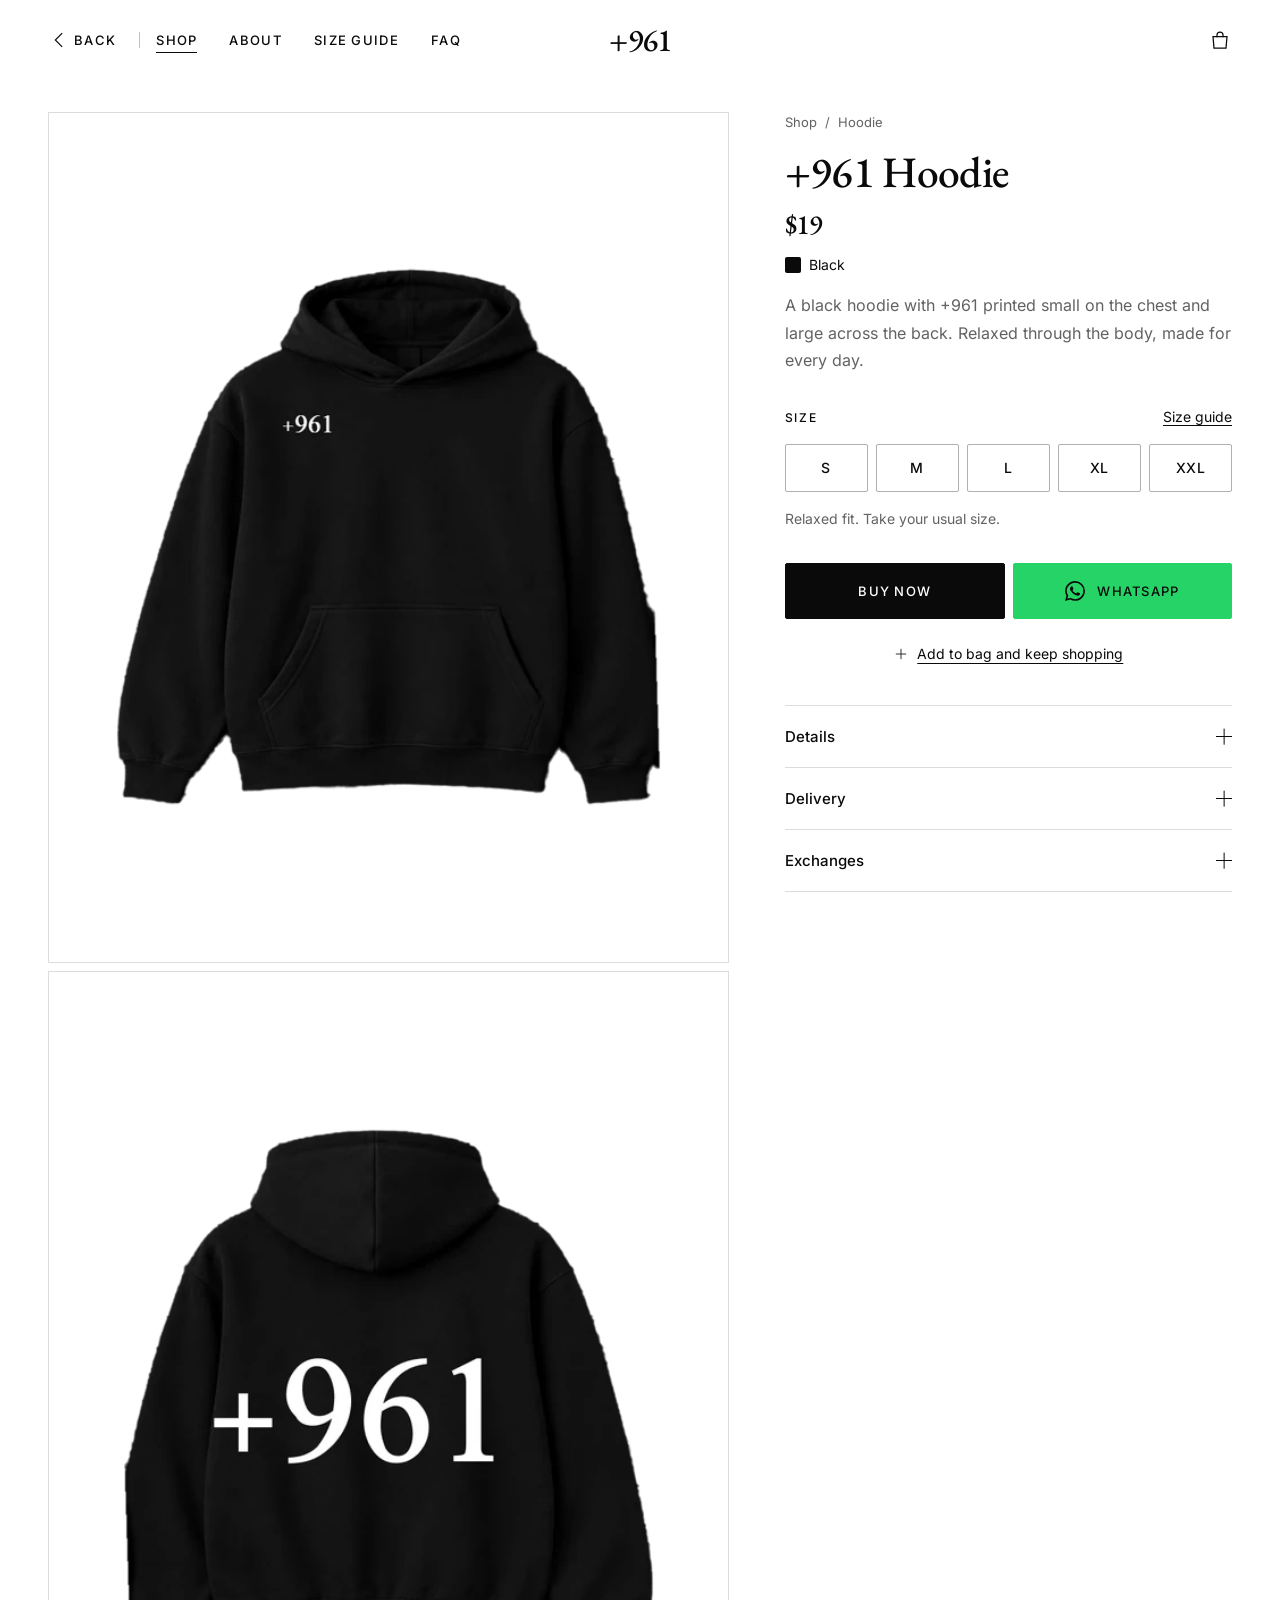
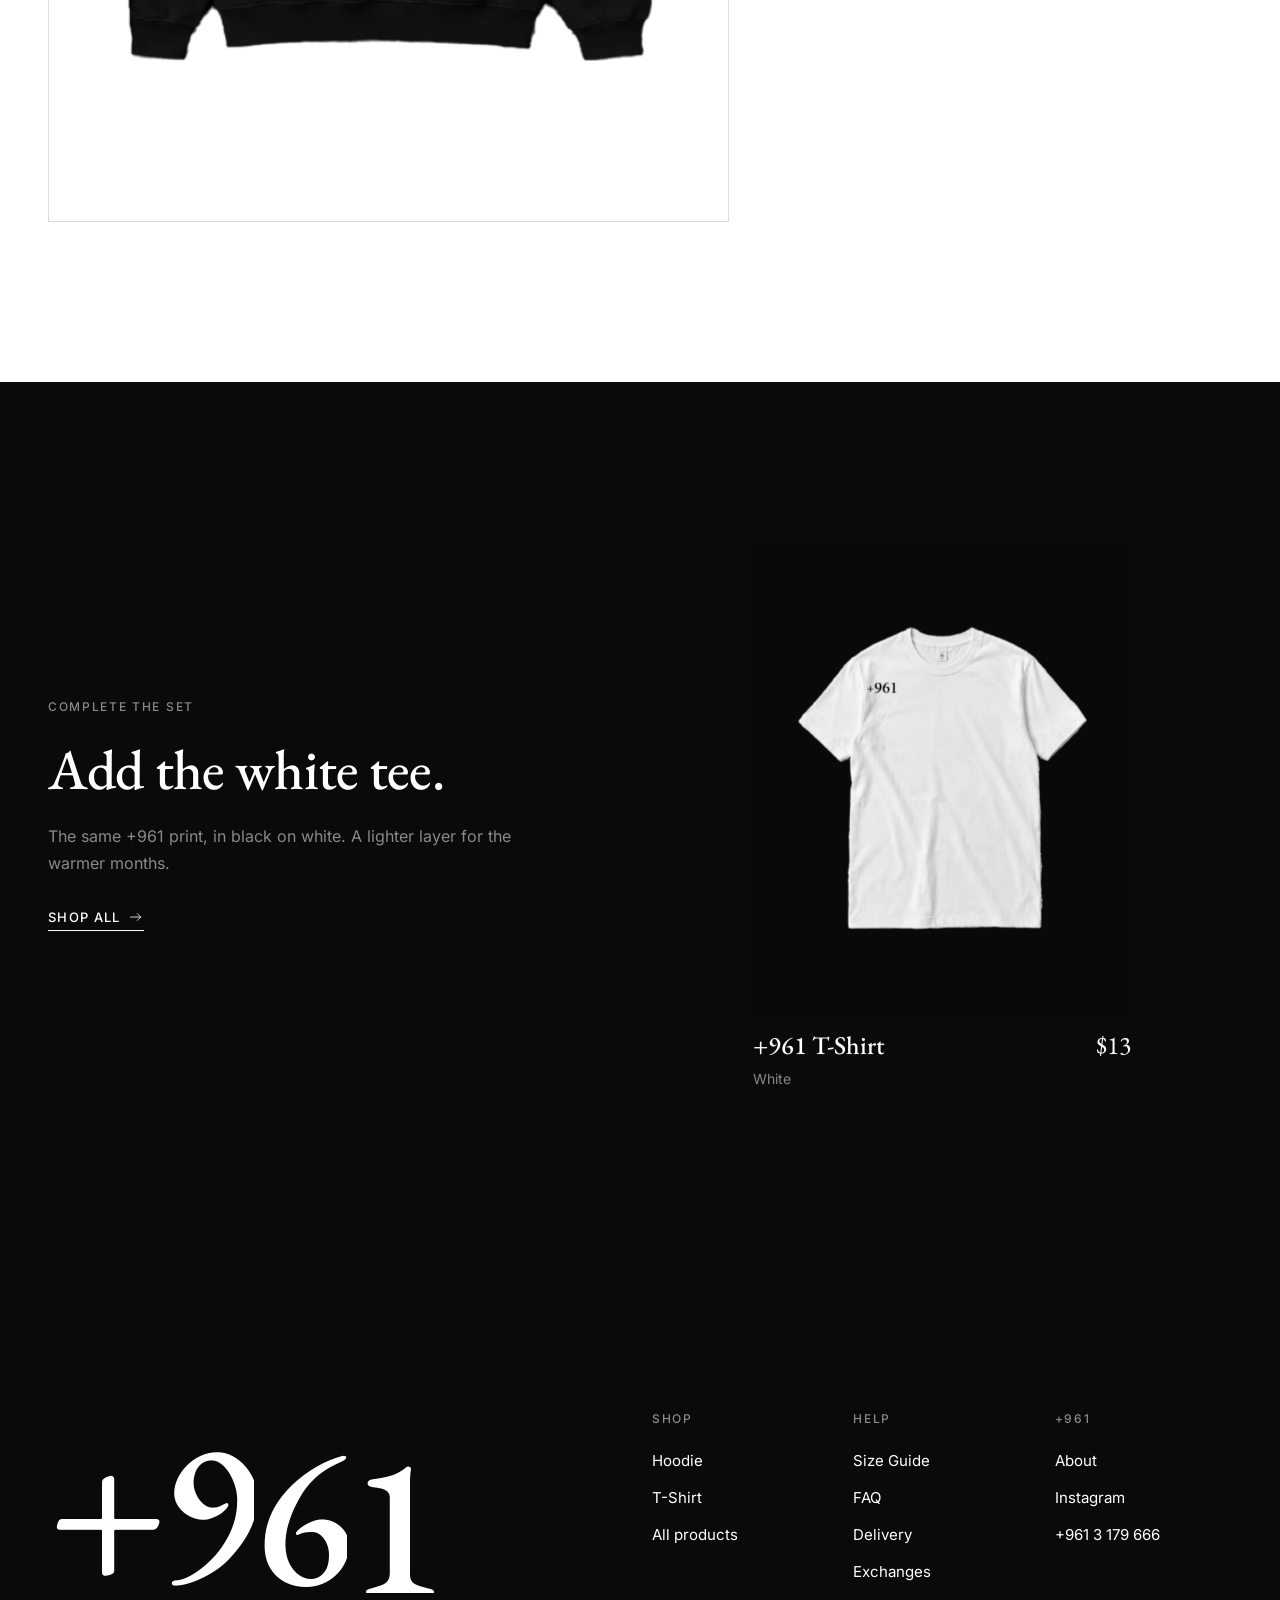
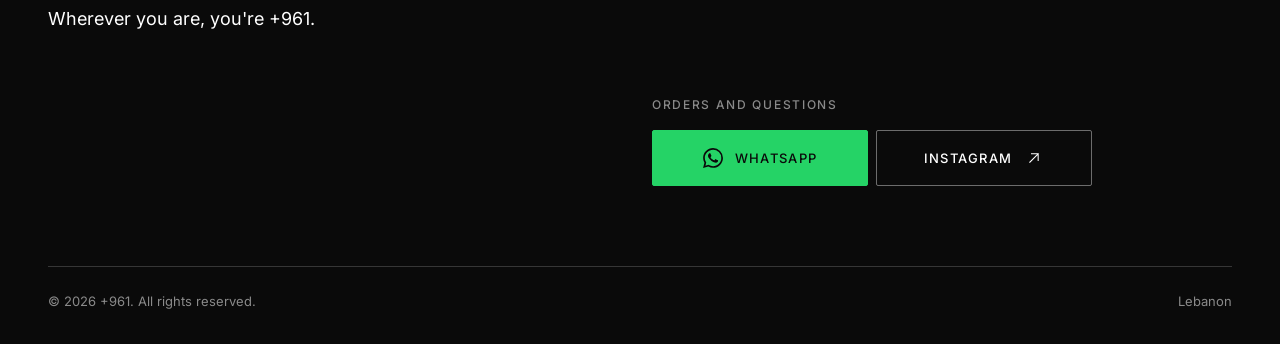
<file: hoodie.html>
<!doctype html>
<html lang="en" data-page="hoodie" data-template="product" data-build="203791c3">
<head>
  <meta charset="utf-8">
  <meta name="viewport" content="width=device-width, initial-scale=1, viewport-fit=cover">
  <title>+961 Hoodie, Black | +961 Lebanese Clothing Brand</title>
  
  <meta name="description" content="The +961 hoodie in black, with +961 printed on the chest and across the back. $19, sizes S to XXL. Lebanon streetwear, ordered online or on WhatsApp.">
  
  <meta name="theme-color" content="#0A0A0A">
  <!-- Open Graph: once the site is live, replace each relative image path below with the full URL (https://yourdomain.com/assets/img/...) -->
  <meta property="og:site_name" content="+961">
  <meta property="og:type" content="product">
  <meta property="og:title" content="+961 Hoodie, Black | +961 Lebanese Clothing Brand">
  <meta property="og:description" content="The +961 hoodie in black, with +961 printed on the chest and across the back. $19, sizes S to XXL. Lebanon streetwear, ordered online or on WhatsApp.">
  <meta property="og:image" content="assets/img/og-hoodie.jpg">
  <meta property="og:image:width" content="1200">
  <meta property="og:image:height" content="630">
  <meta property="og:image:alt" content="+961, a Lebanese clothing brand">
  <meta name="twitter:card" content="summary_large_image">
  <link rel="icon" type="image/png" sizes="32x32" href="assets/img/favicon-32.png">
  <link rel="apple-touch-icon" href="assets/img/apple-touch-icon.png">
  <link rel="preload" href="assets/fonts/inter-latin-400-normal.woff2" as="font" type="font/woff2" crossorigin>
  <link rel="preload" href="assets/fonts/eb-garamond-latin-500-normal.woff2" as="font" type="font/woff2" crossorigin>
  <link rel="stylesheet" href="assets/css/site.css?v=f5add309">
  <style>.is-entering .curtain{animation:curtain-safety 0s 2.5s forwards}@keyframes curtain-safety{to{visibility:hidden}}</style>
  <script>(function(){var d=document.documentElement;d.classList.add('js');try{var c=JSON.parse(localStorage.getItem('961-cart')||'[]');if(Array.isArray(c)&&c.length){d.classList.add('has-bag');d.style.setProperty('--bag-lines',c.length)}}catch(e){}try{if(!window.matchMedia('(prefers-reduced-motion: reduce)').matches&&!localStorage.getItem('961-intro'))d.classList.add('has-intro');if(sessionStorage.getItem('961-nav')){sessionStorage.removeItem('961-nav');d.classList.add('is-entering');}}catch(e){}})();</script>
  <script type="application/ld+json">{"@context":"https://schema.org","@type":"Product","name":"+961 Hoodie","color":"Black","brand":{"@type":"Brand","name":"+961"},"description":"A black hoodie with +961 printed small on the chest and large across the back. Relaxed through the body, made for every day.","image":["assets/img/hoodie-front-1000.webp","assets/img/hoodie-back-1000.webp"],"offers":{"@type":"Offer","price":"19","priceCurrency":"USD","availability":"https://schema.org/InStock","url":"hoodie.html"}}</script>
</head>
<body>

  <a class="skip-link" href="#main">Skip to content</a>
  <header class="header" id="header" data-theme="light">
    <div class="header__bg" aria-hidden="true"></div>
    <div class="progress" aria-hidden="true"><span></span></div>
    <div class="wrap header__inner">
      <div class="header__left">
        <button class="icon-btn menu-toggle" type="button" aria-label="Open menu" aria-expanded="false" aria-controls="menu"><span class="burger" aria-hidden="true"><i></i><i></i></span></button>
        <a class="back-btn" href="shop.html" data-back aria-label="Back"><svg class="icon" viewBox="0 0 24 24" aria-hidden="true"><path d="M15 5l-7 7 7 7"/></svg><span class="back-btn__label" aria-hidden="true">Back</span></a>
        <nav class="nav" aria-label="Main">
          <a class="nav__link" href="shop.html" data-nav="shop">Shop</a>
          <a class="nav__link" href="about.html" data-nav="about">About</a>
          <a class="nav__link" href="size-guide.html" data-nav="size-guide">Size Guide</a>
          <a class="nav__link" href="faq.html" data-nav="faq">FAQ</a>
        </nav>
      </div>
      <a class="logo" href="index.html" aria-label="+961, home">+961</a>
      <div class="header__right">
        <button class="icon-btn cart-btn" type="button" data-cart-open aria-label="Open bag, 0 items" aria-controls="cart"><svg class="icon" viewBox="0 0 24 24" aria-hidden="true"><path d="M5 8.5h14l-1 11.5H6L5 8.5Z"/><path d="M9 8.5V7a3 3 0 0 1 6 0v1.5"/></svg><span class="cart-btn__count" data-cart-count aria-hidden="true"><span>0</span></span></button>
      </div>
    </div>
  </header>
  <main id="main" tabindex="-1" data-route="hoodie" data-template="product">
    <section class="pdp" data-theme="light" data-product="hoodie" aria-labelledby="pdp-title">
      <div class="wrap grid pdp__grid">
        <div class="pdp__gallery">
          <div class="pdp__slides" aria-label="+961 Hoodie images"><div class="pdp__slide media tile--light" >
              <img src="assets/img/hoodie-front-1000.webp" srcset="assets/img/hoodie-front-400.webp 400w, assets/img/hoodie-front-600.webp 600w, assets/img/hoodie-front-800.webp 800w, assets/img/hoodie-front-1000.webp 1000w, assets/img/hoodie-front-1200.webp 1200w, assets/img/hoodie-front-1500.webp 1500w" sizes="(min-width: 1024px) 33vw, (min-width: 768px) 50vw, 100vw" width="1000" height="1250" fetchpriority="high" decoding="async" alt="+961 Hoodie in black, front view with a small white +961 print on the chest">
              <button type="button" data-zoom="0" data-cursor="Zoom" aria-label="Zoom into the front view"></button>
            </div><div class="pdp__slide media tile--light" >
              <img src="assets/img/hoodie-back-1000.webp" srcset="assets/img/hoodie-back-400.webp 400w, assets/img/hoodie-back-600.webp 600w, assets/img/hoodie-back-800.webp 800w, assets/img/hoodie-back-1000.webp 1000w, assets/img/hoodie-back-1200.webp 1200w, assets/img/hoodie-back-1500.webp 1500w" sizes="(min-width: 1024px) 33vw, (min-width: 768px) 50vw, 100vw" width="1000" height="1250" loading="lazy" decoding="async" alt="+961 Hoodie in black, back view with a large white +961 print across the back">
              <button type="button" data-zoom="1" data-cursor="Zoom" aria-label="Zoom into the back view"></button>
            </div></div>
          <div class="pdp__dots" aria-hidden="true"><span class="is-active"></span><span></span></div>
        </div>
        <div class="pdp__info">
          <div class="pdp__sticky pdp__info-inner">
            <div class="pdp__title-block" data-reveal>
              <nav class="crumbs" aria-label="Breadcrumb"><a href="shop.html">Shop</a><span aria-hidden="true">/</span><span aria-current="page">Hoodie</span></nav>
              <h1 class="pdp__name" id="pdp-title">+961 Hoodie</h1>
              <p class="price pdp__price">$19</p>
              <p class="pdp__colour"><span class="swatch swatch--black" aria-hidden="true"></span>Black</p>
              <p class="pdp__desc muted" data-desc>A black hoodie with +961 printed small on the chest and large across the back. Relaxed through the body, made for every day.</p>
            </div>
            
            <fieldset class="sizes" data-reveal>
              <legend class="sr-only">Choose a size</legend>
              <div class="sizes__head">
                <span class="label" aria-hidden="true">Size</span>
                <button class="text-link small" type="button" data-open-size="hoodie">Size guide</button>
              </div>
              <div class="sizes__opts" data-size-group><div class="size-opt"><input type="radio" name="size" id="size-S" value="S"><label for="size-S">S</label></div><div class="size-opt"><input type="radio" name="size" id="size-M" value="M"><label for="size-M">M</label></div><div class="size-opt"><input type="radio" name="size" id="size-L" value="L"><label for="size-L">L</label></div><div class="size-opt"><input type="radio" name="size" id="size-XL" value="XL"><label for="size-XL">XL</label></div><div class="size-opt"><input type="radio" name="size" id="size-XXL" value="XXL"><label for="size-XXL">XXL</label></div></div>
              <p class="sizes__error" role="alert" hidden><svg class="icon" viewBox="0 0 24 24" aria-hidden="true" style="width:16px;height:16px"><circle cx="12" cy="12" r="9"/><path d="M12 7.5v6M12 16v.5"/></svg>Choose a size first.</p>
              <p class="small muted" data-placeholder>Relaxed fit. Take your usual size.</p>
            </fieldset>
            <div class="buy">
              <div class="btn-row buy-bar">
                <button class="btn" type="button" data-buy-now><span class="btn__label">Buy now</span><span class="btn__done" aria-hidden="true"><svg class="icon" viewBox="0 0 24 24" aria-hidden="true"><path d="M5 12.5l4.5 4.5L19 7.5"/></svg>Added</span></button>
                <a class="btn btn--wa " href="https://wa.me/9613179666?text=Hi%20%2B961%2C%20I'd%20like%20to%20order%20the%20Black%20Hoodie%20(%2419)." target="_blank" rel="noopener" data-wa-product><span class="btn__label"><svg class="icon icon--wa" viewBox="0 0 24 24" aria-hidden="true"><path d="M17.472 14.382c-.297-.149-1.758-.867-2.03-.967-.273-.099-.471-.148-.67.15-.197.297-.767.966-.94 1.164-.173.199-.347.223-.644.075-.297-.15-1.255-.463-2.39-1.475-.883-.788-1.48-1.761-1.653-2.059-.173-.297-.018-.458.13-.606.134-.133.298-.347.446-.52.149-.174.198-.298.298-.497.099-.198.05-.371-.025-.52-.075-.149-.669-1.612-.916-2.207-.242-.579-.487-.5-.669-.51-.173-.008-.371-.01-.57-.01-.198 0-.52.074-.792.372-.272.297-1.04 1.016-1.04 2.479 0 1.462 1.065 2.875 1.213 3.074.149.198 2.096 3.2 5.077 4.487.709.306 1.262.489 1.694.625.712.227 1.36.195 1.871.118.571-.085 1.758-.719 2.006-1.413.248-.694.248-1.289.173-1.413-.074-.124-.272-.198-.57-.347m-5.421 7.403h-.004a9.87 9.87 0 01-5.031-1.378l-.361-.214-3.741.982.998-3.648-.235-.374a9.86 9.86 0 01-1.51-5.26c.001-5.45 4.436-9.884 9.888-9.884 2.64 0 5.122 1.03 6.988 2.898a9.825 9.825 0 012.893 6.994c-.003 5.45-4.437 9.884-9.885 9.884m8.413-18.297A11.815 11.815 0 0012.05 0C5.495 0 .16 5.335.157 11.892c0 2.096.547 4.142 1.588 5.945L.057 24l6.305-1.654a11.882 11.882 0 005.683 1.448h.005c6.554 0 11.89-5.335 11.893-11.893a11.821 11.821 0 00-3.48-8.413Z"/></svg><span class="wa-long">Order on WhatsApp</span><span class="wa-short">WhatsApp</span></span></a>
              </div>
              <button class="buy__add" type="button" data-add><span class="buy__add-icon"><svg class="icon" viewBox="0 0 24 24" aria-hidden="true"><path d="M12 5v14M5 12h14"/></svg></span><span class="buy__add-label" aria-live="polite">Add to bag and keep shopping</span></button>
            </div>
            <div class="accs" data-reveal>
              <div class="acc">
                <button class="acc__btn" type="button" aria-expanded="false" aria-controls="acc-d" id="acc-d-btn">Details<span class="acc__icon" aria-hidden="true"></span></button>
                <div class="acc__panel" id="acc-d" role="region" aria-labelledby="acc-d-btn"><div class="acc__inner"><div class="acc__content"><ul><li data-print>+961 printed in white on the chest and across the back</li><li>Front pocket, ribbed cuffs and hem</li><li><span data-placeholder>Cotton-blend fleece, brushed on the inside</span></li><li><span data-placeholder>Machine wash cold, inside out. Do not iron the print.</span></li></ul></div></div></div>
              </div>
              <div class="acc">
                <button class="acc__btn" type="button" aria-expanded="false" aria-controls="acc-v" id="acc-v-btn">Delivery<span class="acc__icon" aria-hidden="true"></span></button>
                <div class="acc__panel" id="acc-v" role="region" aria-labelledby="acc-v-btn"><div class="acc__inner"><div class="acc__content"><p data-placeholder>Delivered across Lebanon in 2 to 4 working days. Delivery is $4 anywhere in Lebanon, and cash on delivery is available.</p><p data-placeholder>Outside Lebanon, we confirm the shipping cost and delivery time with you before you pay.</p></div></div></div>
              </div>
              <div class="acc">
                <button class="acc__btn" type="button" aria-expanded="false" aria-controls="acc-x" id="acc-x-btn">Exchanges<span class="acc__icon" aria-hidden="true"></span></button>
                <div class="acc__panel" id="acc-x" role="region" aria-labelledby="acc-x-btn"><div class="acc__inner"><div class="acc__content"><p data-placeholder>Need a different size? Message us on WhatsApp within 7 days of delivery. Items must be unworn and unwashed, with the original packaging.</p><p><a class="text-link" href="faq.html#exchanges">Read the full exchange policy</a></p></div></div></div>
              </div>
            </div>
          </div>
        </div>
      </div>
    </section>

    <section class="section" data-theme="dark" aria-labelledby="pair-title">
      <div class="wrap grid pair">
        <div class="pair__text">
          <p class="label muted" data-reveal>Complete the set</p>
          <h2 class="h2" id="pair-title" data-split>Add the white tee.</h2>
          <p class="body muted" data-reveal>The same +961 print, in black on white. A lighter layer for the warmer months.</p>
          <a class="link" href="shop.html" data-reveal>Shop all <svg class="icon" viewBox="0 0 24 24" aria-hidden="true"><path d="M4 12h15M14 7l5 5-5 5"/></svg></a>
        </div>
        <div class="pair__card cards" data-reveal-group><article class="card" data-reveal-item>
          <a class="card__link" href="t-shirt.html" aria-label="+961 T-Shirt $13 White">
            <div class="card__media media tile--dark" data-mask data-cursor="View">
              <div class="mask__in"><div class="mask__img">
                <img class="card__img card__img--front" src="assets/img/tshirt-front-600.webp" srcset="assets/img/tshirt-front-400.webp 400w, assets/img/tshirt-front-600.webp 600w, assets/img/tshirt-front-800.webp 800w, assets/img/tshirt-front-1000.webp 1000w, assets/img/tshirt-front-1200.webp 1200w, assets/img/tshirt-front-1500.webp 1500w" sizes="(min-width: 1024px) 40vw, 50vw" width="1000" height="1250" loading="lazy" decoding="async" alt="+961 T-Shirt in white, front view with a small black +961 print on the chest">
                <img class="card__img card__img--back" src="assets/img/tshirt-back-600.webp" srcset="assets/img/tshirt-back-400.webp 400w, assets/img/tshirt-back-600.webp 600w, assets/img/tshirt-back-800.webp 800w, assets/img/tshirt-back-1000.webp 1000w, assets/img/tshirt-back-1200.webp 1200w, assets/img/tshirt-back-1500.webp 1500w" sizes="(min-width: 1024px) 40vw, 50vw" width="1000" height="1250" loading="lazy" decoding="async" alt="+961 T-Shirt in white, back view with a large black +961 print across the back">
              </div></div>
            </div>
            <div class="card__info">
              <h3 class="card__name">+961 T-Shirt</h3>
              <p class="card__price">$13</p>
            </div>
            <p class="card__meta"><span>White</span><span class="card__view" aria-hidden="true">View</span></p>
          </a>
        </article></div>
      </div>
    </section>
  </main>

  <footer class="footer" data-theme="dark" data-fab-avoid>
    <div class="wrap">
      <div class="grid footer__top">
        <div class="footer__brand">
          <a class="footer__logo" href="index.html" aria-label="+961, home">+961</a>
          <p class="lead">Wherever you are, you're +961.</p>
        </div>
        <div class="footer__cols">
          <div class="footer__col"><p class="label">Shop</p><a href="hoodie.html">Hoodie</a><a href="t-shirt.html">T-Shirt</a><a href="shop.html">All products</a></div>
          <div class="footer__col"><p class="label">Help</p><a href="size-guide.html">Size Guide</a><a href="faq.html">FAQ</a><a href="faq.html#delivery">Delivery</a><a href="faq.html#exchanges">Exchanges</a></div>
          <div class="footer__col"><p class="label">+961</p><a href="about.html">About</a><a href="https://www.instagram.com/961o.fficial/" target="_blank" rel="noopener">Instagram</a><a href="tel:+9613179666">+961 3 179 666</a></div>
        </div>
        <div class="footer__contact">
          <p class="label muted">Orders and questions</p>
          <div class="btn-row">
            <a class="btn btn--wa " href="https://wa.me/9613179666?text=Hi%20%2B961%2C%20I%20have%20a%20question." target="_blank" rel="noopener" ><span class="btn__label"><svg class="icon icon--wa" viewBox="0 0 24 24" aria-hidden="true"><path d="M17.472 14.382c-.297-.149-1.758-.867-2.03-.967-.273-.099-.471-.148-.67.15-.197.297-.767.966-.94 1.164-.173.199-.347.223-.644.075-.297-.15-1.255-.463-2.39-1.475-.883-.788-1.48-1.761-1.653-2.059-.173-.297-.018-.458.13-.606.134-.133.298-.347.446-.52.149-.174.198-.298.298-.497.099-.198.05-.371-.025-.52-.075-.149-.669-1.612-.916-2.207-.242-.579-.487-.5-.669-.51-.173-.008-.371-.01-.57-.01-.198 0-.52.074-.792.372-.272.297-1.04 1.016-1.04 2.479 0 1.462 1.065 2.875 1.213 3.074.149.198 2.096 3.2 5.077 4.487.709.306 1.262.489 1.694.625.712.227 1.36.195 1.871.118.571-.085 1.758-.719 2.006-1.413.248-.694.248-1.289.173-1.413-.074-.124-.272-.198-.57-.347m-5.421 7.403h-.004a9.87 9.87 0 01-5.031-1.378l-.361-.214-3.741.982.998-3.648-.235-.374a9.86 9.86 0 01-1.51-5.26c.001-5.45 4.436-9.884 9.888-9.884 2.64 0 5.122 1.03 6.988 2.898a9.825 9.825 0 012.893 6.994c-.003 5.45-4.437 9.884-9.885 9.884m8.413-18.297A11.815 11.815 0 0012.05 0C5.495 0 .16 5.335.157 11.892c0 2.096.547 4.142 1.588 5.945L.057 24l6.305-1.654a11.882 11.882 0 005.683 1.448h.005c6.554 0 11.89-5.335 11.893-11.893a11.821 11.821 0 00-3.48-8.413Z"/></svg><span class="wa-long">WhatsApp</span><span class="wa-short">WhatsApp</span></span></a>
            <a class="btn btn--outline " href="https://www.instagram.com/961o.fficial/" target="_blank" rel="noopener" aria-label="+961 official on Instagram"><span class="btn__label">Instagram <svg class="icon" viewBox="0 0 24 24" aria-hidden="true"><path d="M7 17L17 7M9 7h8v8"/></svg></span></a>
          </div>
        </div>
      </div>
      <div class="footer__bottom"><p>© 2026 +961. All rights reserved.</p><p>Lebanon</p></div>
    </div>
  </footer>

  <div class="menu" id="menu" data-theme="dark" aria-hidden="true" aria-label="Menu">
    <div class="wrap menu__inner">
      <ul class="menu__links">
        <li class="menu__link"><a href="shop.html">Shop</a></li>
        <li class="menu__link"><a href="about.html">About</a></li>
        <li class="menu__link"><a href="size-guide.html">Size Guide</a></li>
        <li class="menu__link"><a href="faq.html">FAQ</a></li>
      </ul>
      <div class="menu__foot">
        <p class="lead">Wherever you are, you're +961.</p>
        <div class="btn-row">
          <a class="btn btn--wa " href="https://wa.me/9613179666?text=Hi%20%2B961%2C%20I%20have%20a%20question." target="_blank" rel="noopener" ><span class="btn__label"><svg class="icon icon--wa" viewBox="0 0 24 24" aria-hidden="true"><path d="M17.472 14.382c-.297-.149-1.758-.867-2.03-.967-.273-.099-.471-.148-.67.15-.197.297-.767.966-.94 1.164-.173.199-.347.223-.644.075-.297-.15-1.255-.463-2.39-1.475-.883-.788-1.48-1.761-1.653-2.059-.173-.297-.018-.458.13-.606.134-.133.298-.347.446-.52.149-.174.198-.298.298-.497.099-.198.05-.371-.025-.52-.075-.149-.669-1.612-.916-2.207-.242-.579-.487-.5-.669-.51-.173-.008-.371-.01-.57-.01-.198 0-.52.074-.792.372-.272.297-1.04 1.016-1.04 2.479 0 1.462 1.065 2.875 1.213 3.074.149.198 2.096 3.2 5.077 4.487.709.306 1.262.489 1.694.625.712.227 1.36.195 1.871.118.571-.085 1.758-.719 2.006-1.413.248-.694.248-1.289.173-1.413-.074-.124-.272-.198-.57-.347m-5.421 7.403h-.004a9.87 9.87 0 01-5.031-1.378l-.361-.214-3.741.982.998-3.648-.235-.374a9.86 9.86 0 01-1.51-5.26c.001-5.45 4.436-9.884 9.888-9.884 2.64 0 5.122 1.03 6.988 2.898a9.825 9.825 0 012.893 6.994c-.003 5.45-4.437 9.884-9.885 9.884m8.413-18.297A11.815 11.815 0 0012.05 0C5.495 0 .16 5.335.157 11.892c0 2.096.547 4.142 1.588 5.945L.057 24l6.305-1.654a11.882 11.882 0 005.683 1.448h.005c6.554 0 11.89-5.335 11.893-11.893a11.821 11.821 0 00-3.48-8.413Z"/></svg><span class="wa-long">WhatsApp</span><span class="wa-short">WhatsApp</span></span></a>
          <a class="btn btn--outline " href="https://www.instagram.com/961o.fficial/" target="_blank" rel="noopener" aria-label="+961 official on Instagram"><span class="btn__label">Instagram <svg class="icon" viewBox="0 0 24 24" aria-hidden="true"><path d="M7 17L17 7M9 7h8v8"/></svg></span></a>
        </div>
        <a class="small muted" href="tel:+9613179666">+961 3 179 666</a>
      </div>
    </div>
  </div>

  <div class="scrim" aria-hidden="true"></div>
  <aside class="drawer" id="cart" data-theme="light" role="dialog" aria-modal="true" aria-labelledby="cart-title" aria-hidden="true">
    <div class="drawer__head">
      <h2 class="drawer__title" id="cart-title">Bag <span data-cart-title-count></span></h2>
      <button class="icon-btn" type="button" data-cart-close aria-label="Close bag"><svg class="icon" viewBox="0 0 24 24" aria-hidden="true"><path d="M6 6l12 12M18 6L6 18"/></svg></button>
    </div>
    <div class="drawer__body" data-lenis-prevent>
      <div class="drawer__empty" data-cart-empty>
        <p class="h3">Your bag is empty.</p>
        <p class="small muted">The hoodie and the t-shirt are both in the shop.</p>
        <a class="btn" href="shop.html"><span class="btn__label">Shop the collection</span></a>
      </div>
      <ul class="lines" data-cart-lines hidden></ul>
    </div>
    <div class="drawer__foot" data-cart-foot hidden>
      <div class="drawer__row"><span>Subtotal</span><span class="price" data-cart-subtotal>$0</span></div>
      <p class="small muted">Delivery is added at checkout.</p>
      <div class="btn-row">
        <a class="btn" href="checkout.html"><span class="btn__label">Checkout</span></a>
        <a class="btn btn--wa " href="https://wa.me/9613179666?text=Hi%20%2B961%2C%20I'd%20like%20to%20place%20an%20order." target="_blank" rel="noopener" data-cart-wa><span class="btn__label"><svg class="icon icon--wa" viewBox="0 0 24 24" aria-hidden="true"><path d="M17.472 14.382c-.297-.149-1.758-.867-2.03-.967-.273-.099-.471-.148-.67.15-.197.297-.767.966-.94 1.164-.173.199-.347.223-.644.075-.297-.15-1.255-.463-2.39-1.475-.883-.788-1.48-1.761-1.653-2.059-.173-.297-.018-.458.13-.606.134-.133.298-.347.446-.52.149-.174.198-.298.298-.497.099-.198.05-.371-.025-.52-.075-.149-.669-1.612-.916-2.207-.242-.579-.487-.5-.669-.51-.173-.008-.371-.01-.57-.01-.198 0-.52.074-.792.372-.272.297-1.04 1.016-1.04 2.479 0 1.462 1.065 2.875 1.213 3.074.149.198 2.096 3.2 5.077 4.487.709.306 1.262.489 1.694.625.712.227 1.36.195 1.871.118.571-.085 1.758-.719 2.006-1.413.248-.694.248-1.289.173-1.413-.074-.124-.272-.198-.57-.347m-5.421 7.403h-.004a9.87 9.87 0 01-5.031-1.378l-.361-.214-3.741.982.998-3.648-.235-.374a9.86 9.86 0 01-1.51-5.26c.001-5.45 4.436-9.884 9.888-9.884 2.64 0 5.122 1.03 6.988 2.898a9.825 9.825 0 012.893 6.994c-.003 5.45-4.437 9.884-9.885 9.884m8.413-18.297A11.815 11.815 0 0012.05 0C5.495 0 .16 5.335.157 11.892c0 2.096.547 4.142 1.588 5.945L.057 24l6.305-1.654a11.882 11.882 0 005.683 1.448h.005c6.554 0 11.89-5.335 11.893-11.893a11.821 11.821 0 00-3.48-8.413Z"/></svg><span class="wa-long">Order on WhatsApp</span><span class="wa-short">WhatsApp</span></span></a>
      </div>
    </div>
  </aside>

  <div class="modal" id="size-modal" role="dialog" aria-modal="true" aria-labelledby="size-modal-title" aria-hidden="true">
    <div class="modal__backdrop" data-modal-close></div>
    <div class="modal__panel" data-theme="light" data-lenis-prevent>
      <div class="modal__head">
        <h2 class="h3" id="size-modal-title">Size guide</h2>
        <button class="icon-btn modal__close" type="button" data-modal-close aria-label="Close size guide"><svg class="icon" viewBox="0 0 24 24" aria-hidden="true"><path d="M6 6l12 12M18 6L6 18"/></svg></button>
      </div>
      <div class="tabs" role="tablist" aria-label="Product">
        <button class="tab" type="button" role="tab" data-tab="hoodie" aria-selected="true" aria-controls="sg-hoodie" id="sg-tab-hoodie">Hoodie</button>
        <button class="tab" type="button" role="tab" data-tab="tshirt" aria-selected="false" aria-controls="sg-tshirt" id="sg-tab-tshirt" tabindex="-1">T-Shirt</button>
      </div>
      <div id="sg-hoodie" role="tabpanel" aria-labelledby="sg-tab-hoodie"><div class="chart" data-chart="hoodie"><div class="chart__in">
            <figure class="chart__figure"><svg class="diagram diagram--hoodie" viewBox="2 0 572 410" role="img" aria-label="Drawing of the +961 hoodie laid flat. 1 is the length, from the centre of the back neckline down to the hem. 2 is the chest width, straight across from armpit to armpit. 3 is the shoulder width, between the two shoulder seams. 4 is the sleeve length, from the shoulder seam to the end of the cuff." focusable="false">
  <path class="dg-out" d="M244 68C248 50 252 38 262 28C280 12 300 8 320 8C340 8 360 12 378 28C388 38 392 50 396 68C412 74 426 82 435 92C454 112 468 150 482 200C496 250 512 310 518 372L516 400L474 402C468 396 464 388 460 381C454 372 446 360 438 352C433 352 429 358 428 367L425 398Q320 393 215 398L212 367C211 358 207 352 202 352C194 360 186 372 180 381C176 388 172 396 166 402L124 400L122 372C128 310 144 250 158 200C172 150 186 112 205 92C214 82 228 74 244 68Z"/>
  <path class="dg-line" d="M274 102C272 80 270 56 280 40C290 26 304 22 320 22C336 22 350 26 360 40C370 56 368 80 366 102L320 118Z"/>
  <path class="dg-line" d="M205 94C207 180 208 280 210 352M435 94C433 180 432 280 430 352M212 367H428M122 372C140 374 160 377 179 381M518 372C500 374 480 377 461 381"/>
  <path class="dg-line" d="M250 260H390C406 280 416 312 418 352H222C224 312 234 280 250 260Z"/>
  <path class="dg-stitch" d="M216 375H424M126 381C142 383 158 385 174 389M514 381C498 383 482 385 466 389M257 268H383"/>
  <path class="dg-line" d="M312 120L328 127M312 127L328 120M313 126L307 186M327 126L333 186"/>
  <path class="dg-tip" d="M307 186L306.4 196M333 186L333.6 196"/>
  <g class="dg-m" data-m="1"><path class="dg-ext" d="M52 72H244M52 398H215"/><path class="dg-arrow" d="M44 78.3L44 391.7"/><path class="dg-head" d="M44 398L40 389L48 389ZM44 72L40 81L48 81Z"/><g class="dg-num"><circle cx="20" cy="235" r="18"/><text x="20" y="235">1</text></g></g>
  <g class="dg-m" data-m="3"><path class="dg-arrow" d="M211.3 92L428.7 92"/><path class="dg-head" d="M435 92L426 96L426 88ZM205 92L214 96L214 88Z"/><g class="dg-num"><circle cx="320" cy="66" r="18"/><text x="320" y="66">3</text></g></g>
  <g class="dg-m" data-m="2"><path class="dg-arrow" d="M218.3 166L421.7 166"/><path class="dg-head" d="M428 166L419 170L419 162ZM212 166L221 170L221 162Z"/><g class="dg-num"><circle cx="320" cy="146" r="18"/><text x="320" y="146">2</text></g></g>
  <g class="dg-m" data-m="4"><path class="dg-ext" d="M438 91L463 85M519 401L553 393"/><path class="dg-arrow" d="M467.8 90L554.2 385"/><path class="dg-head" d="M556 391L549.6 383.5L557.3 381.2ZM466 84L464.7 93.8L472.4 91.5Z"/><g class="dg-num"><circle cx="533" cy="236" r="18"/><text x="533" y="236">4</text></g></g>
</svg></figure>
            <ol class="chart__key" aria-label="How to measure the +961 Hoodie"><li data-m="1"><span class="m-num" aria-hidden="true">1</span><p><strong>Length</strong>From the centre of the back neckline straight down to the hem.</p></li><li data-m="2"><span class="m-num" aria-hidden="true">2</span><p><strong>Chest width</strong>Measured flat across the front, from armpit to armpit.</p></li><li data-m="3"><span class="m-num" aria-hidden="true">3</span><p><strong>Shoulder width</strong>Distance between the two shoulder seams.</p></li><li data-m="4"><span class="m-num" aria-hidden="true">4</span><p><strong>Sleeve length</strong>From the shoulder seam to the end of the cuff.</p></li></ol>
            <div class="chart__tables">
              <div class="chart__table"><p class="chart__sub" aria-hidden="true">Measurements in cm</p><div class="table-wrap"><table class="size-table">
            <caption class="sr-only">+961 Hoodie measurements in centimeters</caption>
            <thead><tr><th scope="col">Size</th><th scope="col" data-m="1"><span class="m-num" aria-hidden="true">1</span><span class="m-lab">Length</span></th><th scope="col" data-m="2"><span class="m-num" aria-hidden="true">2</span><span class="m-lab">Chest</span></th><th scope="col" data-m="3"><span class="m-num" aria-hidden="true">3</span><span class="m-lab">Shoulder</span></th><th scope="col" data-m="4"><span class="m-num" aria-hidden="true">4</span><span class="m-lab">Sleeve</span></th></tr></thead>
            <tbody><tr><th scope="row">S</th><td data-m="1">67</td><td data-m="2">60</td><td data-m="3">59</td><td data-m="4">54.5</td></tr><tr><th scope="row">M</th><td data-m="1">69</td><td data-m="2">62</td><td data-m="3">61</td><td data-m="4">55.3</td></tr><tr><th scope="row">L</th><td data-m="1">71</td><td data-m="2">64</td><td data-m="3">63</td><td data-m="4">56.1</td></tr><tr><th scope="row">XL</th><td data-m="1">73</td><td data-m="2">66</td><td data-m="3">65</td><td data-m="4">56.9</td></tr><tr><th scope="row">XXL</th><td data-m="1">75</td><td data-m="2">68</td><td data-m="3">67</td><td data-m="4">57.6</td></tr></tbody>
          </table></div></div>
              
            </div>
          </div></div></div>
      <div id="sg-tshirt" role="tabpanel" aria-labelledby="sg-tab-tshirt" hidden><div class="chart" data-chart="tshirt"><div class="chart__in">
            <figure class="chart__figure"><svg class="diagram diagram--tshirt" viewBox="6 0 404 446" role="img" aria-label="Drawing of the +961 t-shirt laid flat. 1 is the length, from the centre of the back neckline down to the hem. 2 is the chest width, straight across from armpit to armpit. 3 is the shoulder width, between the two shoulder seams. 4 is the sleeve length, from the shoulder seam to the sleeve opening." focusable="false">
  <path class="dg-out" d="M152 56C130 64 104 78 86 95L18 176L66 223Q72 228 80 227Q83 230 82 238L80 432Q200 440 320 432L318 238Q317 230 320 227Q328 228 334 223L382 176L314 95C296 78 270 64 248 56Q200 78 152 56Z"/>
  <path class="dg-out" d="M152 56Q200 106 248 56"/>
  <path class="dg-soft" d="M160 60Q200 122 240 60"/>
  <path class="dg-line" d="M86 95Q90 160 80 226M314 95Q310 160 320 226"/>
  <path class="dg-stitch" d="M27 166L75 213M373 166L325 213M86 424L314 424"/>
  <g class="dg-m" data-m="3"><path class="dg-ext" d="M86 46V90M314 46V90"/><path class="dg-arrow" d="M92.3 38L307.7 38"/><path class="dg-head" d="M314 38L305 42L305 34ZM86 38L95 42L95 34Z"/><g class="dg-num"><circle cx="200" cy="16" r="14"/><text x="200" y="16">3</text></g></g>
  <g class="dg-m" data-m="4"><path class="dg-ext" d="M317 92L328 83M385 173L396 164"/><path class="dg-arrow" d="M335.1 85.8L394.9 157.2"/><path class="dg-head" d="M399 162L390.1 157.7L396.3 152.5ZM331 81L333.7 90.5L339.9 85.3Z"/><g class="dg-num"><circle cx="381" cy="107" r="14"/><text x="381" y="107">4</text></g></g>
  <g class="dg-m" data-m="1"><path class="dg-arrow" d="M200 74.3L200 427.7"/><path class="dg-head" d="M200 434L196 425L204 425ZM200 68L196 77L204 77Z"/><g class="dg-num"><circle cx="222" cy="300" r="14"/><text x="222" y="300">1</text></g></g>
  <g class="dg-m" data-m="2"><path class="dg-arrow" d="M88.3 244L311.7 244"/><path class="dg-head" d="M318 244L309 248L309 240ZM82 244L91 248L91 240Z"/><g class="dg-num"><circle cx="268" cy="223" r="14"/><text x="268" y="223">2</text></g></g>
</svg></figure>
            <ol class="chart__key" aria-label="How to measure the +961 T-Shirt"><li data-m="1"><span class="m-num" aria-hidden="true">1</span><p><strong>Length</strong>From the centre of the back neckline straight down to the hem.</p></li><li data-m="2"><span class="m-num" aria-hidden="true">2</span><p><strong>Chest width</strong>Measured flat across the front, from armpit to armpit.</p></li><li data-m="3"><span class="m-num" aria-hidden="true">3</span><p><strong>Shoulder width</strong>Distance between the two shoulder seams.</p></li><li data-m="4"><span class="m-num" aria-hidden="true">4</span><p><strong>Sleeve length</strong>From the shoulder seam to the sleeve opening.</p></li></ol>
            <div class="chart__tables">
              <div class="chart__table"><p class="chart__sub" aria-hidden="true">Measurements in cm</p><div class="table-wrap"><table class="size-table">
            <caption class="sr-only">+961 T-Shirt measurements in centimeters</caption>
            <thead><tr><th scope="col">Size</th><th scope="col" data-m="1"><span class="m-num" aria-hidden="true">1</span><span class="m-lab">Length</span></th><th scope="col" data-m="2"><span class="m-num" aria-hidden="true">2</span><span class="m-lab">Chest</span></th><th scope="col" data-m="3"><span class="m-num" aria-hidden="true">3</span><span class="m-lab">Shoulder</span></th><th scope="col" data-m="4"><span class="m-num" aria-hidden="true">4</span><span class="m-lab">Sleeve</span></th></tr></thead>
            <tbody><tr><th scope="row">S</th><td data-m="1">69</td><td data-m="2">53</td><td data-m="3">53.5</td><td data-m="4">20.5</td></tr><tr><th scope="row">M</th><td data-m="1">71.5</td><td data-m="2">55.5</td><td data-m="3">55.5</td><td data-m="4">21</td></tr><tr><th scope="row">L</th><td data-m="1">74</td><td data-m="2">58</td><td data-m="3">57.5</td><td data-m="4">21.5</td></tr><tr><th scope="row">XL</th><td data-m="1">76.5</td><td data-m="2">60.5</td><td data-m="3">59.5</td><td data-m="4">22</td></tr><tr><th scope="row">XXL</th><td data-m="1">79</td><td data-m="2">63</td><td data-m="3">61.5</td><td data-m="4">22.5</td></tr></tbody>
          </table></div></div>
              <div class="chart__table"><p class="chart__sub" aria-hidden="true">Your height and weight</p><div class="table-wrap"><table class="size-table size-table--fit">
            <caption class="sr-only">Height and weight each +961 T-Shirt size is made for</caption>
            <thead><tr><th scope="col">Size</th><th scope="col"><span class="m-lab">Height</span></th><th scope="col"><span class="m-lab">Weight</span></th></tr></thead>
            <tbody><tr><th scope="row">S</th><td>155–165 cm</td><td>45–52.5 kg</td></tr><tr><th scope="row">M</th><td>165–170 cm</td><td>52.5–60 kg</td></tr><tr><th scope="row">L</th><td>170–175 cm</td><td>60–67.5 kg</td></tr><tr><th scope="row">XL</th><td>175–180 cm</td><td>67.5–75 kg</td></tr><tr><th scope="row">XXL</th><td>180–185 cm</td><td>75–82.5 kg</td></tr></tbody>
          </table></div></div>
            </div>
          </div></div></div>
      <div class="modal__foot">
        <p class="small muted">Measured by hand with the garment laid flat, so allow 1 to 3 cm either way.</p>
        <a class="link" href="size-guide.html">Full size guide <svg class="icon" viewBox="0 0 24 24" aria-hidden="true"><path d="M4 12h15M14 7l5 5-5 5"/></svg></a>
      </div>
    </div>
  </div>

  <div class="modal quiz" id="quiz" role="dialog" aria-modal="true" aria-labelledby="quiz-title" aria-hidden="true">
    <div class="modal__backdrop" data-quiz-close></div>
    <div class="modal__panel quiz__panel" data-theme="light" data-lenis-prevent>
      <div class="modal__head">
        <p class="label muted" id="quiz-title">Find your +961</p>
        <button class="icon-btn modal__close" type="button" data-quiz-close aria-label="Close the quiz"><svg class="icon" viewBox="0 0 24 24" aria-hidden="true"><path d="M6 6l12 12M18 6L6 18"/></svg></button>
      </div>
      <div class="quiz__body" data-quiz-body></div>
    </div>
  </div>

  <div class="lightbox" id="lightbox" data-theme="light" role="dialog" aria-modal="true" aria-label="Product images" aria-hidden="true">
    <div class="wrap lightbox__bar">
      <span class="lightbox__count" aria-live="polite">1 / 2</span>
      <button class="icon-btn" type="button" data-lb-close aria-label="Close images" style="margin-right:-12px"><svg class="icon" viewBox="0 0 24 24" aria-hidden="true"><path d="M6 6l12 12M18 6L6 18"/></svg></button>
    </div>
    <div class="lightbox__stage"><img class="lightbox__img" alt="" width="1000" height="1250" decoding="async"></div>
    <div class="lightbox__nav">
      <button class="icon-btn" type="button" data-lb-prev aria-label="Previous image"><svg class="icon" viewBox="0 0 24 24" aria-hidden="true"><path d="M15 5l-7 7 7 7"/></svg></button>
      <span class="small muted">Tap to zoom</span>
      <button class="icon-btn" type="button" data-lb-next aria-label="Next image"><svg class="icon" viewBox="0 0 24 24" aria-hidden="true"><path d="M9 5l7 7-7 7"/></svg></button>
    </div>
  </div>

  <a class="fab" href="https://wa.me/9613179666?text=Hi%20%2B961%2C%20I%20have%20a%20question." target="_blank" rel="noopener" aria-label="Chat with +961 on WhatsApp"><svg class="icon icon--wa" viewBox="0 0 24 24" aria-hidden="true"><path d="M17.472 14.382c-.297-.149-1.758-.867-2.03-.967-.273-.099-.471-.148-.67.15-.197.297-.767.966-.94 1.164-.173.199-.347.223-.644.075-.297-.15-1.255-.463-2.39-1.475-.883-.788-1.48-1.761-1.653-2.059-.173-.297-.018-.458.13-.606.134-.133.298-.347.446-.52.149-.174.198-.298.298-.497.099-.198.05-.371-.025-.52-.075-.149-.669-1.612-.916-2.207-.242-.579-.487-.5-.669-.51-.173-.008-.371-.01-.57-.01-.198 0-.52.074-.792.372-.272.297-1.04 1.016-1.04 2.479 0 1.462 1.065 2.875 1.213 3.074.149.198 2.096 3.2 5.077 4.487.709.306 1.262.489 1.694.625.712.227 1.36.195 1.871.118.571-.085 1.758-.719 2.006-1.413.248-.694.248-1.289.173-1.413-.074-.124-.272-.198-.57-.347m-5.421 7.403h-.004a9.87 9.87 0 01-5.031-1.378l-.361-.214-3.741.982.998-3.648-.235-.374a9.86 9.86 0 01-1.51-5.26c.001-5.45 4.436-9.884 9.888-9.884 2.64 0 5.122 1.03 6.988 2.898a9.825 9.825 0 012.893 6.994c-.003 5.45-4.437 9.884-9.885 9.884m8.413-18.297A11.815 11.815 0 0012.05 0C5.495 0 .16 5.335.157 11.892c0 2.096.547 4.142 1.588 5.945L.057 24l6.305-1.654a11.882 11.882 0 005.683 1.448h.005c6.554 0 11.89-5.335 11.893-11.893a11.821 11.821 0 00-3.48-8.413Z"/></svg></a>
  <div class="curtain" aria-hidden="true"><span class="curtain__logo">+961</span><span class="curtain__label"></span></div>
  <div class="intro" aria-hidden="true"><div class="intro__word"><span>+</span><span>9</span><span>6</span><span>1</span></div></div>
  <div class="cursor" aria-hidden="true"><span class="cursor__ring"></span><span class="cursor__dot"></span><span class="cursor__label"></span></div>
  <p class="sr-only" id="route-announcer" aria-live="polite"></p>
  <script src="assets/vendor/gsap.min.js?v=3.12.5" defer></script>
  <script src="assets/vendor/ScrollTrigger.min.js?v=3.12.5" defer></script>
  <script src="assets/vendor/lenis.min.js?v=1.1.13" defer></script>
  <script src="assets/js/content.js?v=32404138" defer></script>
  <script src="assets/js/site.js?v=27f67e42" defer></script>
</body>
</html>
</file>
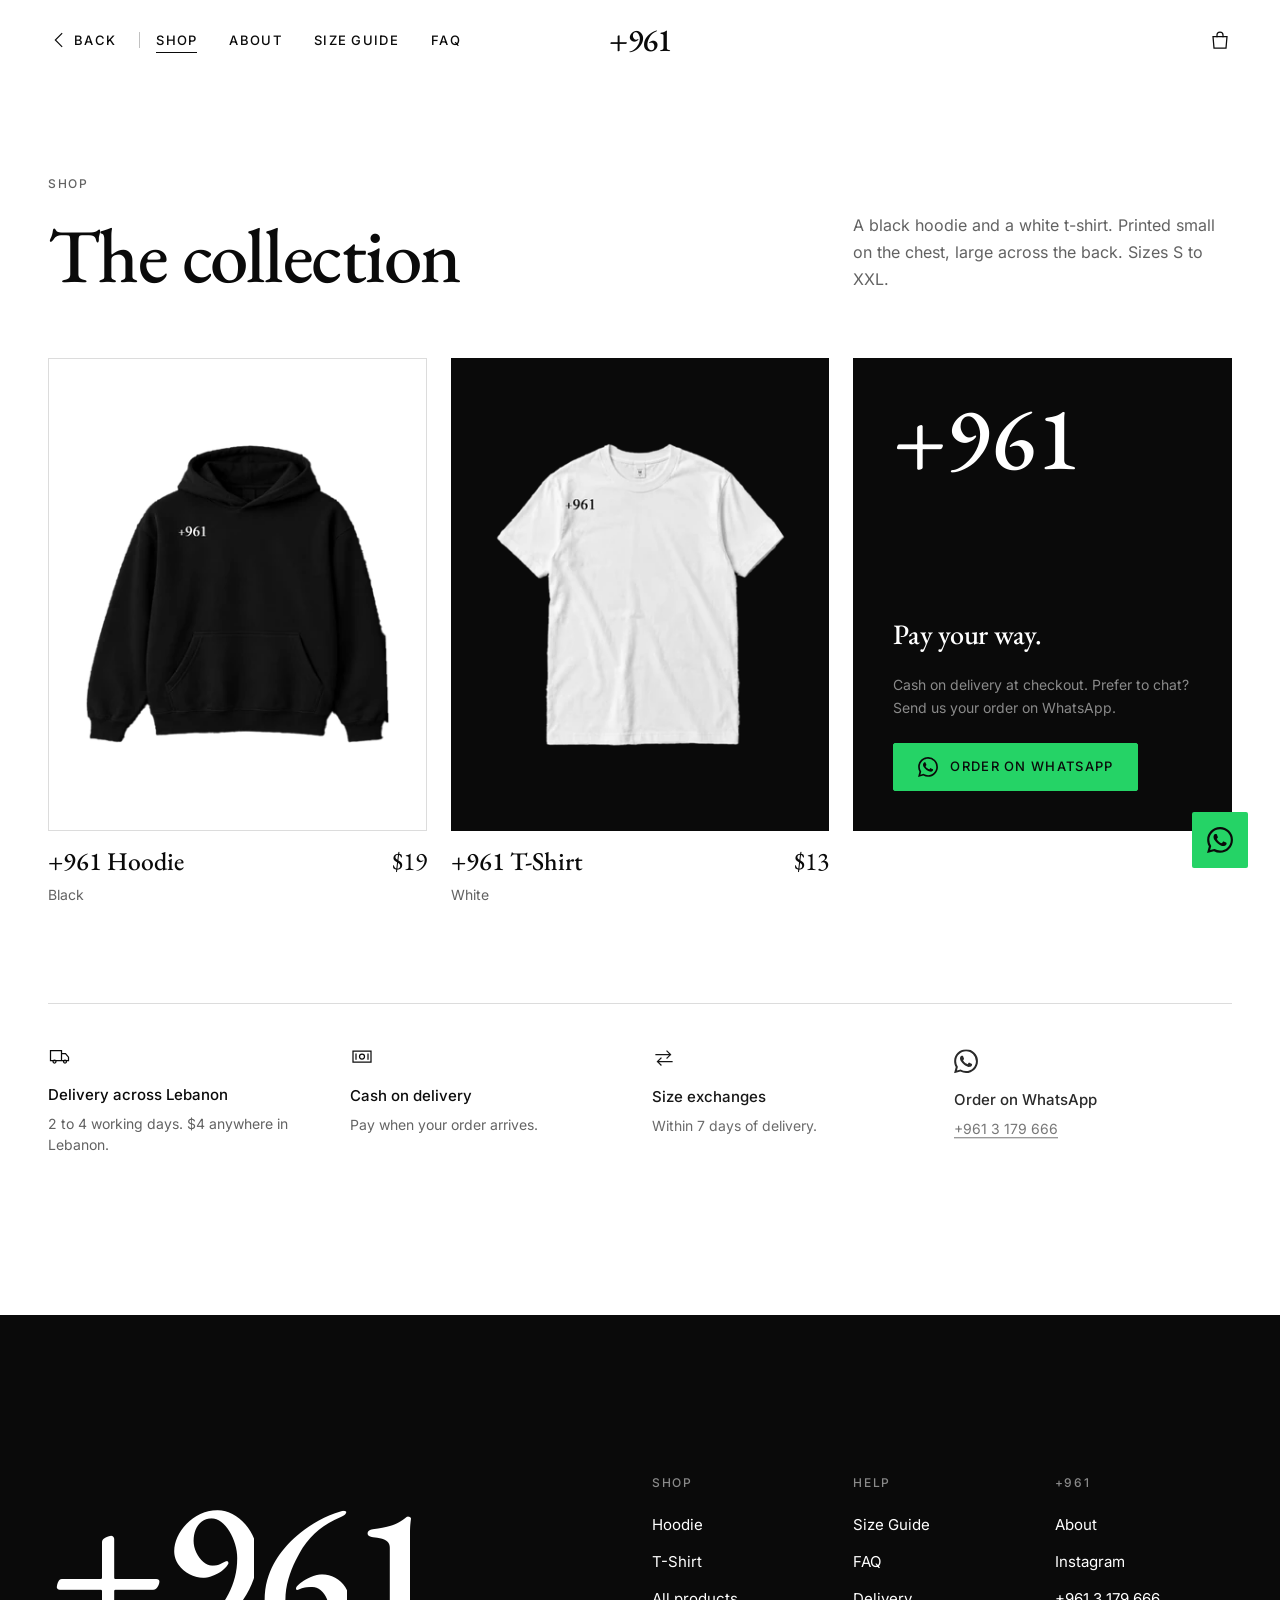
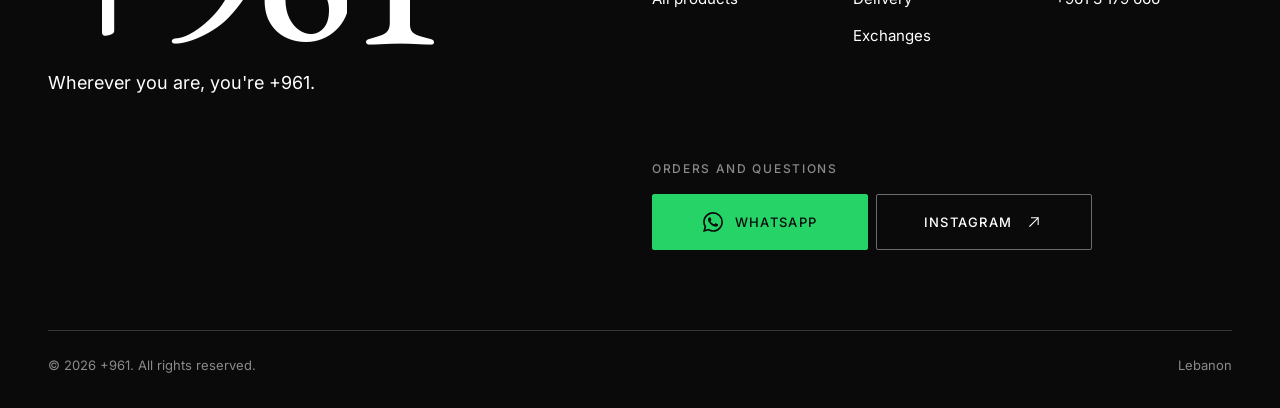
<file: shop.html>
<!doctype html>
<html lang="en" data-page="shop" data-template="shop" data-build="203791c3">
<head>
  <meta charset="utf-8">
  <meta name="viewport" content="width=device-width, initial-scale=1, viewport-fit=cover">
  <title>Shop +961 Hoodies and T-Shirts | Lebanon Streetwear</title>
  
  <meta name="description" content="Shop the +961 black hoodie ($19) and white t-shirt ($13). Minimal Lebanon streetwear, sizes S to XXL. Order online or on WhatsApp.">
  
  <meta name="theme-color" content="#0A0A0A">
  <!-- Open Graph: once the site is live, replace each relative image path below with the full URL (https://yourdomain.com/assets/img/...) -->
  <meta property="og:site_name" content="+961">
  <meta property="og:type" content="website">
  <meta property="og:title" content="Shop +961 Hoodies and T-Shirts | Lebanon Streetwear">
  <meta property="og:description" content="Shop the +961 black hoodie ($19) and white t-shirt ($13). Minimal Lebanon streetwear, sizes S to XXL. Order online or on WhatsApp.">
  <meta property="og:image" content="assets/img/og-home.jpg">
  <meta property="og:image:width" content="1200">
  <meta property="og:image:height" content="630">
  <meta property="og:image:alt" content="+961, a Lebanese clothing brand">
  <meta name="twitter:card" content="summary_large_image">
  <link rel="icon" type="image/png" sizes="32x32" href="assets/img/favicon-32.png">
  <link rel="apple-touch-icon" href="assets/img/apple-touch-icon.png">
  <link rel="preload" href="assets/fonts/inter-latin-400-normal.woff2" as="font" type="font/woff2" crossorigin>
  <link rel="preload" href="assets/fonts/eb-garamond-latin-500-normal.woff2" as="font" type="font/woff2" crossorigin>
  <link rel="stylesheet" href="assets/css/site.css?v=f5add309">
  <style>.is-entering .curtain{animation:curtain-safety 0s 2.5s forwards}@keyframes curtain-safety{to{visibility:hidden}}</style>
  <script>(function(){var d=document.documentElement;d.classList.add('js');try{var c=JSON.parse(localStorage.getItem('961-cart')||'[]');if(Array.isArray(c)&&c.length){d.classList.add('has-bag');d.style.setProperty('--bag-lines',c.length)}}catch(e){}try{if(!window.matchMedia('(prefers-reduced-motion: reduce)').matches&&!localStorage.getItem('961-intro'))d.classList.add('has-intro');if(sessionStorage.getItem('961-nav')){sessionStorage.removeItem('961-nav');d.classList.add('is-entering');}}catch(e){}})();</script>
  
</head>
<body>

  <a class="skip-link" href="#main">Skip to content</a>
  <header class="header" id="header" data-theme="light">
    <div class="header__bg" aria-hidden="true"></div>
    <div class="progress" aria-hidden="true"><span></span></div>
    <div class="wrap header__inner">
      <div class="header__left">
        <button class="icon-btn menu-toggle" type="button" aria-label="Open menu" aria-expanded="false" aria-controls="menu"><span class="burger" aria-hidden="true"><i></i><i></i></span></button>
        <a class="back-btn" href="index.html" data-back aria-label="Back"><svg class="icon" viewBox="0 0 24 24" aria-hidden="true"><path d="M15 5l-7 7 7 7"/></svg><span class="back-btn__label" aria-hidden="true">Back</span></a>
        <nav class="nav" aria-label="Main">
          <a class="nav__link" href="shop.html" data-nav="shop">Shop</a>
          <a class="nav__link" href="about.html" data-nav="about">About</a>
          <a class="nav__link" href="size-guide.html" data-nav="size-guide">Size Guide</a>
          <a class="nav__link" href="faq.html" data-nav="faq">FAQ</a>
        </nav>
      </div>
      <a class="logo" href="index.html" aria-label="+961, home">+961</a>
      <div class="header__right">
        <button class="icon-btn cart-btn" type="button" data-cart-open aria-label="Open bag, 0 items" aria-controls="cart"><svg class="icon" viewBox="0 0 24 24" aria-hidden="true"><path d="M5 8.5h14l-1 11.5H6L5 8.5Z"/><path d="M9 8.5V7a3 3 0 0 1 6 0v1.5"/></svg><span class="cart-btn__count" data-cart-count aria-hidden="true"><span>0</span></span></button>
      </div>
    </div>
  </header>
  <main id="main" tabindex="-1" data-route="shop" data-template="shop">
    <section class="section page-top" data-theme="light" aria-labelledby="shop-title">
      <div class="wrap">
        <div class="page-head">
          <div class="page-head__main">
            <p class="label" data-reveal>Shop</p>
            <h1 class="h1" id="shop-title" data-split>The collection</h1>
          </div>
          <p class="page-head__aside body muted" data-reveal>A black hoodie and a white t-shirt. Printed small on the chest, large across the back. Sizes S to XXL.</p>
        </div>
        <div class="cards cards--shop" data-reveal-group>
          <article class="card" data-reveal-item>
          <a class="card__link" href="hoodie.html" aria-label="+961 Hoodie $19 Black">
            <div class="card__media media tile--light" data-mask data-cursor="View">
              <div class="mask__in"><div class="mask__img">
                <img class="card__img card__img--front" src="assets/img/hoodie-front-600.webp" srcset="assets/img/hoodie-front-400.webp 400w, assets/img/hoodie-front-600.webp 600w, assets/img/hoodie-front-800.webp 800w, assets/img/hoodie-front-1000.webp 1000w, assets/img/hoodie-front-1200.webp 1200w, assets/img/hoodie-front-1500.webp 1500w" sizes="(min-width: 1024px) 30vw, 50vw" width="1000" height="1250" loading="eager" fetchpriority="high" decoding="async" alt="+961 Hoodie in black, front view with a small white +961 print on the chest">
                <img class="card__img card__img--back" src="assets/img/hoodie-back-600.webp" srcset="assets/img/hoodie-back-400.webp 400w, assets/img/hoodie-back-600.webp 600w, assets/img/hoodie-back-800.webp 800w, assets/img/hoodie-back-1000.webp 1000w, assets/img/hoodie-back-1200.webp 1200w, assets/img/hoodie-back-1500.webp 1500w" sizes="(min-width: 1024px) 30vw, 50vw" width="1000" height="1250" loading="lazy" decoding="async" alt="+961 Hoodie in black, back view with a large white +961 print across the back">
              </div></div>
            </div>
            <div class="card__info">
              <h2 class="card__name">+961 Hoodie</h2>
              <p class="card__price">$19</p>
            </div>
            <p class="card__meta"><span>Black</span><span class="card__view" aria-hidden="true">View</span></p>
          </a>
        </article>
          <article class="card" data-reveal-item>
          <a class="card__link" href="t-shirt.html" aria-label="+961 T-Shirt $13 White">
            <div class="card__media media tile--dark" data-mask data-cursor="View">
              <div class="mask__in"><div class="mask__img">
                <img class="card__img card__img--front" src="assets/img/tshirt-front-600.webp" srcset="assets/img/tshirt-front-400.webp 400w, assets/img/tshirt-front-600.webp 600w, assets/img/tshirt-front-800.webp 800w, assets/img/tshirt-front-1000.webp 1000w, assets/img/tshirt-front-1200.webp 1200w, assets/img/tshirt-front-1500.webp 1500w" sizes="(min-width: 1024px) 30vw, 50vw" width="1000" height="1250" loading="eager" fetchpriority="high" decoding="async" alt="+961 T-Shirt in white, front view with a small black +961 print on the chest">
                <img class="card__img card__img--back" src="assets/img/tshirt-back-600.webp" srcset="assets/img/tshirt-back-400.webp 400w, assets/img/tshirt-back-600.webp 600w, assets/img/tshirt-back-800.webp 800w, assets/img/tshirt-back-1000.webp 1000w, assets/img/tshirt-back-1200.webp 1200w, assets/img/tshirt-back-1500.webp 1500w" sizes="(min-width: 1024px) 30vw, 50vw" width="1000" height="1250" loading="lazy" decoding="async" alt="+961 T-Shirt in white, back view with a large black +961 print across the back">
              </div></div>
            </div>
            <div class="card__info">
              <h2 class="card__name">+961 T-Shirt</h2>
              <p class="card__price">$13</p>
            </div>
            <p class="card__meta"><span>White</span><span class="card__view" aria-hidden="true">View</span></p>
          </a>
        </article>
          <article class="card card--note" data-reveal-item>
            <div class="note-tile" data-theme="dark">
              <p class="note-tile__logo" aria-hidden="true">+961</p>
              <div class="note-tile__body">
                <p class="h3">Pay your way.</p>
                <p class="small muted">Cash on delivery at checkout. Prefer to chat? Send us your order on WhatsApp.</p>
                <a class="btn btn--wa btn--sm" href="https://wa.me/9613179666?text=Hi%20%2B961%2C%20I'd%20like%20to%20place%20an%20order." target="_blank" rel="noopener" ><span class="btn__label"><svg class="icon icon--wa" viewBox="0 0 24 24" aria-hidden="true"><path d="M17.472 14.382c-.297-.149-1.758-.867-2.03-.967-.273-.099-.471-.148-.67.15-.197.297-.767.966-.94 1.164-.173.199-.347.223-.644.075-.297-.15-1.255-.463-2.39-1.475-.883-.788-1.48-1.761-1.653-2.059-.173-.297-.018-.458.13-.606.134-.133.298-.347.446-.52.149-.174.198-.298.298-.497.099-.198.05-.371-.025-.52-.075-.149-.669-1.612-.916-2.207-.242-.579-.487-.5-.669-.51-.173-.008-.371-.01-.57-.01-.198 0-.52.074-.792.372-.272.297-1.04 1.016-1.04 2.479 0 1.462 1.065 2.875 1.213 3.074.149.198 2.096 3.2 5.077 4.487.709.306 1.262.489 1.694.625.712.227 1.36.195 1.871.118.571-.085 1.758-.719 2.006-1.413.248-.694.248-1.289.173-1.413-.074-.124-.272-.198-.57-.347m-5.421 7.403h-.004a9.87 9.87 0 01-5.031-1.378l-.361-.214-3.741.982.998-3.648-.235-.374a9.86 9.86 0 01-1.51-5.26c.001-5.45 4.436-9.884 9.888-9.884 2.64 0 5.122 1.03 6.988 2.898a9.825 9.825 0 012.893 6.994c-.003 5.45-4.437 9.884-9.885 9.884m8.413-18.297A11.815 11.815 0 0012.05 0C5.495 0 .16 5.335.157 11.892c0 2.096.547 4.142 1.588 5.945L.057 24l6.305-1.654a11.882 11.882 0 005.683 1.448h.005c6.554 0 11.89-5.335 11.893-11.893a11.821 11.821 0 00-3.48-8.413Z"/></svg><span class="wa-long">Order on WhatsApp</span><span class="wa-short">WhatsApp</span></span></a>
              </div>
            </div>
          </article>
        </div>
        <h2 class="sr-only">Delivery and payment</h2>
        <ul class="facts facts--spaced" data-reveal-group>
          <li class="fact" data-reveal-item><svg class="icon" viewBox="0 0 24 24" aria-hidden="true"><path d="M2.5 6.5h11v10h-11zM13.5 9.5h4l3 3.5v3.5h-7"/><circle cx="6.5" cy="17.5" r="1.5"/><circle cx="17" cy="17.5" r="1.5"/></svg><p class="fact__title">Delivery across Lebanon</p><p class="fact__text" data-placeholder>2 to 4 working days. $4 anywhere in Lebanon.</p></li>
          <li class="fact" data-reveal-item><svg class="icon" viewBox="0 0 24 24" aria-hidden="true"><path d="M3 6.5h18v11H3z"/><circle cx="12" cy="12" r="2.5"/><path d="M6 9.5v5M18 9.5v5"/></svg><p class="fact__title">Cash on delivery</p><p class="fact__text">Pay when your order arrives.</p></li>
          <li class="fact" data-reveal-item><svg class="icon" viewBox="0 0 24 24" aria-hidden="true"><path d="M4 8.5h14.5M15 5l3.5 3.5L15 12M20 15.5H5.5M9 12l-3.5 3.5L9 19"/></svg><p class="fact__title">Size exchanges</p><p class="fact__text" data-placeholder>Within 7 days of delivery.</p></li>
          <li class="fact" data-reveal-item><svg class="icon icon--wa icon--fact" viewBox="0 0 24 24" aria-hidden="true"><path d="M17.472 14.382c-.297-.149-1.758-.867-2.03-.967-.273-.099-.471-.148-.67.15-.197.297-.767.966-.94 1.164-.173.199-.347.223-.644.075-.297-.15-1.255-.463-2.39-1.475-.883-.788-1.48-1.761-1.653-2.059-.173-.297-.018-.458.13-.606.134-.133.298-.347.446-.52.149-.174.198-.298.298-.497.099-.198.05-.371-.025-.52-.075-.149-.669-1.612-.916-2.207-.242-.579-.487-.5-.669-.51-.173-.008-.371-.01-.57-.01-.198 0-.52.074-.792.372-.272.297-1.04 1.016-1.04 2.479 0 1.462 1.065 2.875 1.213 3.074.149.198 2.096 3.2 5.077 4.487.709.306 1.262.489 1.694.625.712.227 1.36.195 1.871.118.571-.085 1.758-.719 2.006-1.413.248-.694.248-1.289.173-1.413-.074-.124-.272-.198-.57-.347m-5.421 7.403h-.004a9.87 9.87 0 01-5.031-1.378l-.361-.214-3.741.982.998-3.648-.235-.374a9.86 9.86 0 01-1.51-5.26c.001-5.45 4.436-9.884 9.888-9.884 2.64 0 5.122 1.03 6.988 2.898a9.825 9.825 0 012.893 6.994c-.003 5.45-4.437 9.884-9.885 9.884m8.413-18.297A11.815 11.815 0 0012.05 0C5.495 0 .16 5.335.157 11.892c0 2.096.547 4.142 1.588 5.945L.057 24l6.305-1.654a11.882 11.882 0 005.683 1.448h.005c6.554 0 11.89-5.335 11.893-11.893a11.821 11.821 0 00-3.48-8.413Z"/></svg><p class="fact__title">Order on WhatsApp</p><p class="fact__text"><a class="text-link" href="https://wa.me/9613179666?text=Hi%20%2B961%2C%20I%20have%20a%20question." target="_blank" rel="noopener">+961 3 179 666</a></p></li>
        </ul>
      </div>
    </section>
  </main>

  <footer class="footer" data-theme="dark" data-fab-avoid>
    <div class="wrap">
      <div class="grid footer__top">
        <div class="footer__brand">
          <a class="footer__logo" href="index.html" aria-label="+961, home">+961</a>
          <p class="lead">Wherever you are, you're +961.</p>
        </div>
        <div class="footer__cols">
          <div class="footer__col"><p class="label">Shop</p><a href="hoodie.html">Hoodie</a><a href="t-shirt.html">T-Shirt</a><a href="shop.html">All products</a></div>
          <div class="footer__col"><p class="label">Help</p><a href="size-guide.html">Size Guide</a><a href="faq.html">FAQ</a><a href="faq.html#delivery">Delivery</a><a href="faq.html#exchanges">Exchanges</a></div>
          <div class="footer__col"><p class="label">+961</p><a href="about.html">About</a><a href="https://www.instagram.com/961o.fficial/" target="_blank" rel="noopener">Instagram</a><a href="tel:+9613179666">+961 3 179 666</a></div>
        </div>
        <div class="footer__contact">
          <p class="label muted">Orders and questions</p>
          <div class="btn-row">
            <a class="btn btn--wa " href="https://wa.me/9613179666?text=Hi%20%2B961%2C%20I%20have%20a%20question." target="_blank" rel="noopener" ><span class="btn__label"><svg class="icon icon--wa" viewBox="0 0 24 24" aria-hidden="true"><path d="M17.472 14.382c-.297-.149-1.758-.867-2.03-.967-.273-.099-.471-.148-.67.15-.197.297-.767.966-.94 1.164-.173.199-.347.223-.644.075-.297-.15-1.255-.463-2.39-1.475-.883-.788-1.48-1.761-1.653-2.059-.173-.297-.018-.458.13-.606.134-.133.298-.347.446-.52.149-.174.198-.298.298-.497.099-.198.05-.371-.025-.52-.075-.149-.669-1.612-.916-2.207-.242-.579-.487-.5-.669-.51-.173-.008-.371-.01-.57-.01-.198 0-.52.074-.792.372-.272.297-1.04 1.016-1.04 2.479 0 1.462 1.065 2.875 1.213 3.074.149.198 2.096 3.2 5.077 4.487.709.306 1.262.489 1.694.625.712.227 1.36.195 1.871.118.571-.085 1.758-.719 2.006-1.413.248-.694.248-1.289.173-1.413-.074-.124-.272-.198-.57-.347m-5.421 7.403h-.004a9.87 9.87 0 01-5.031-1.378l-.361-.214-3.741.982.998-3.648-.235-.374a9.86 9.86 0 01-1.51-5.26c.001-5.45 4.436-9.884 9.888-9.884 2.64 0 5.122 1.03 6.988 2.898a9.825 9.825 0 012.893 6.994c-.003 5.45-4.437 9.884-9.885 9.884m8.413-18.297A11.815 11.815 0 0012.05 0C5.495 0 .16 5.335.157 11.892c0 2.096.547 4.142 1.588 5.945L.057 24l6.305-1.654a11.882 11.882 0 005.683 1.448h.005c6.554 0 11.89-5.335 11.893-11.893a11.821 11.821 0 00-3.48-8.413Z"/></svg><span class="wa-long">WhatsApp</span><span class="wa-short">WhatsApp</span></span></a>
            <a class="btn btn--outline " href="https://www.instagram.com/961o.fficial/" target="_blank" rel="noopener" aria-label="+961 official on Instagram"><span class="btn__label">Instagram <svg class="icon" viewBox="0 0 24 24" aria-hidden="true"><path d="M7 17L17 7M9 7h8v8"/></svg></span></a>
          </div>
        </div>
      </div>
      <div class="footer__bottom"><p>© 2026 +961. All rights reserved.</p><p>Lebanon</p></div>
    </div>
  </footer>

  <div class="menu" id="menu" data-theme="dark" aria-hidden="true" aria-label="Menu">
    <div class="wrap menu__inner">
      <ul class="menu__links">
        <li class="menu__link"><a href="shop.html">Shop</a></li>
        <li class="menu__link"><a href="about.html">About</a></li>
        <li class="menu__link"><a href="size-guide.html">Size Guide</a></li>
        <li class="menu__link"><a href="faq.html">FAQ</a></li>
      </ul>
      <div class="menu__foot">
        <p class="lead">Wherever you are, you're +961.</p>
        <div class="btn-row">
          <a class="btn btn--wa " href="https://wa.me/9613179666?text=Hi%20%2B961%2C%20I%20have%20a%20question." target="_blank" rel="noopener" ><span class="btn__label"><svg class="icon icon--wa" viewBox="0 0 24 24" aria-hidden="true"><path d="M17.472 14.382c-.297-.149-1.758-.867-2.03-.967-.273-.099-.471-.148-.67.15-.197.297-.767.966-.94 1.164-.173.199-.347.223-.644.075-.297-.15-1.255-.463-2.39-1.475-.883-.788-1.48-1.761-1.653-2.059-.173-.297-.018-.458.13-.606.134-.133.298-.347.446-.52.149-.174.198-.298.298-.497.099-.198.05-.371-.025-.52-.075-.149-.669-1.612-.916-2.207-.242-.579-.487-.5-.669-.51-.173-.008-.371-.01-.57-.01-.198 0-.52.074-.792.372-.272.297-1.04 1.016-1.04 2.479 0 1.462 1.065 2.875 1.213 3.074.149.198 2.096 3.2 5.077 4.487.709.306 1.262.489 1.694.625.712.227 1.36.195 1.871.118.571-.085 1.758-.719 2.006-1.413.248-.694.248-1.289.173-1.413-.074-.124-.272-.198-.57-.347m-5.421 7.403h-.004a9.87 9.87 0 01-5.031-1.378l-.361-.214-3.741.982.998-3.648-.235-.374a9.86 9.86 0 01-1.51-5.26c.001-5.45 4.436-9.884 9.888-9.884 2.64 0 5.122 1.03 6.988 2.898a9.825 9.825 0 012.893 6.994c-.003 5.45-4.437 9.884-9.885 9.884m8.413-18.297A11.815 11.815 0 0012.05 0C5.495 0 .16 5.335.157 11.892c0 2.096.547 4.142 1.588 5.945L.057 24l6.305-1.654a11.882 11.882 0 005.683 1.448h.005c6.554 0 11.89-5.335 11.893-11.893a11.821 11.821 0 00-3.48-8.413Z"/></svg><span class="wa-long">WhatsApp</span><span class="wa-short">WhatsApp</span></span></a>
          <a class="btn btn--outline " href="https://www.instagram.com/961o.fficial/" target="_blank" rel="noopener" aria-label="+961 official on Instagram"><span class="btn__label">Instagram <svg class="icon" viewBox="0 0 24 24" aria-hidden="true"><path d="M7 17L17 7M9 7h8v8"/></svg></span></a>
        </div>
        <a class="small muted" href="tel:+9613179666">+961 3 179 666</a>
      </div>
    </div>
  </div>

  <div class="scrim" aria-hidden="true"></div>
  <aside class="drawer" id="cart" data-theme="light" role="dialog" aria-modal="true" aria-labelledby="cart-title" aria-hidden="true">
    <div class="drawer__head">
      <h2 class="drawer__title" id="cart-title">Bag <span data-cart-title-count></span></h2>
      <button class="icon-btn" type="button" data-cart-close aria-label="Close bag"><svg class="icon" viewBox="0 0 24 24" aria-hidden="true"><path d="M6 6l12 12M18 6L6 18"/></svg></button>
    </div>
    <div class="drawer__body" data-lenis-prevent>
      <div class="drawer__empty" data-cart-empty>
        <p class="h3">Your bag is empty.</p>
        <p class="small muted">The hoodie and the t-shirt are both in the shop.</p>
        <a class="btn" href="shop.html"><span class="btn__label">Shop the collection</span></a>
      </div>
      <ul class="lines" data-cart-lines hidden></ul>
    </div>
    <div class="drawer__foot" data-cart-foot hidden>
      <div class="drawer__row"><span>Subtotal</span><span class="price" data-cart-subtotal>$0</span></div>
      <p class="small muted">Delivery is added at checkout.</p>
      <div class="btn-row">
        <a class="btn" href="checkout.html"><span class="btn__label">Checkout</span></a>
        <a class="btn btn--wa " href="https://wa.me/9613179666?text=Hi%20%2B961%2C%20I'd%20like%20to%20place%20an%20order." target="_blank" rel="noopener" data-cart-wa><span class="btn__label"><svg class="icon icon--wa" viewBox="0 0 24 24" aria-hidden="true"><path d="M17.472 14.382c-.297-.149-1.758-.867-2.03-.967-.273-.099-.471-.148-.67.15-.197.297-.767.966-.94 1.164-.173.199-.347.223-.644.075-.297-.15-1.255-.463-2.39-1.475-.883-.788-1.48-1.761-1.653-2.059-.173-.297-.018-.458.13-.606.134-.133.298-.347.446-.52.149-.174.198-.298.298-.497.099-.198.05-.371-.025-.52-.075-.149-.669-1.612-.916-2.207-.242-.579-.487-.5-.669-.51-.173-.008-.371-.01-.57-.01-.198 0-.52.074-.792.372-.272.297-1.04 1.016-1.04 2.479 0 1.462 1.065 2.875 1.213 3.074.149.198 2.096 3.2 5.077 4.487.709.306 1.262.489 1.694.625.712.227 1.36.195 1.871.118.571-.085 1.758-.719 2.006-1.413.248-.694.248-1.289.173-1.413-.074-.124-.272-.198-.57-.347m-5.421 7.403h-.004a9.87 9.87 0 01-5.031-1.378l-.361-.214-3.741.982.998-3.648-.235-.374a9.86 9.86 0 01-1.51-5.26c.001-5.45 4.436-9.884 9.888-9.884 2.64 0 5.122 1.03 6.988 2.898a9.825 9.825 0 012.893 6.994c-.003 5.45-4.437 9.884-9.885 9.884m8.413-18.297A11.815 11.815 0 0012.05 0C5.495 0 .16 5.335.157 11.892c0 2.096.547 4.142 1.588 5.945L.057 24l6.305-1.654a11.882 11.882 0 005.683 1.448h.005c6.554 0 11.89-5.335 11.893-11.893a11.821 11.821 0 00-3.48-8.413Z"/></svg><span class="wa-long">Order on WhatsApp</span><span class="wa-short">WhatsApp</span></span></a>
      </div>
    </div>
  </aside>

  <div class="modal" id="size-modal" role="dialog" aria-modal="true" aria-labelledby="size-modal-title" aria-hidden="true">
    <div class="modal__backdrop" data-modal-close></div>
    <div class="modal__panel" data-theme="light" data-lenis-prevent>
      <div class="modal__head">
        <h2 class="h3" id="size-modal-title">Size guide</h2>
        <button class="icon-btn modal__close" type="button" data-modal-close aria-label="Close size guide"><svg class="icon" viewBox="0 0 24 24" aria-hidden="true"><path d="M6 6l12 12M18 6L6 18"/></svg></button>
      </div>
      <div class="tabs" role="tablist" aria-label="Product">
        <button class="tab" type="button" role="tab" data-tab="hoodie" aria-selected="true" aria-controls="sg-hoodie" id="sg-tab-hoodie">Hoodie</button>
        <button class="tab" type="button" role="tab" data-tab="tshirt" aria-selected="false" aria-controls="sg-tshirt" id="sg-tab-tshirt" tabindex="-1">T-Shirt</button>
      </div>
      <div id="sg-hoodie" role="tabpanel" aria-labelledby="sg-tab-hoodie"><div class="chart" data-chart="hoodie"><div class="chart__in">
            <figure class="chart__figure"><svg class="diagram diagram--hoodie" viewBox="2 0 572 410" role="img" aria-label="Drawing of the +961 hoodie laid flat. 1 is the length, from the centre of the back neckline down to the hem. 2 is the chest width, straight across from armpit to armpit. 3 is the shoulder width, between the two shoulder seams. 4 is the sleeve length, from the shoulder seam to the end of the cuff." focusable="false">
  <path class="dg-out" d="M244 68C248 50 252 38 262 28C280 12 300 8 320 8C340 8 360 12 378 28C388 38 392 50 396 68C412 74 426 82 435 92C454 112 468 150 482 200C496 250 512 310 518 372L516 400L474 402C468 396 464 388 460 381C454 372 446 360 438 352C433 352 429 358 428 367L425 398Q320 393 215 398L212 367C211 358 207 352 202 352C194 360 186 372 180 381C176 388 172 396 166 402L124 400L122 372C128 310 144 250 158 200C172 150 186 112 205 92C214 82 228 74 244 68Z"/>
  <path class="dg-line" d="M274 102C272 80 270 56 280 40C290 26 304 22 320 22C336 22 350 26 360 40C370 56 368 80 366 102L320 118Z"/>
  <path class="dg-line" d="M205 94C207 180 208 280 210 352M435 94C433 180 432 280 430 352M212 367H428M122 372C140 374 160 377 179 381M518 372C500 374 480 377 461 381"/>
  <path class="dg-line" d="M250 260H390C406 280 416 312 418 352H222C224 312 234 280 250 260Z"/>
  <path class="dg-stitch" d="M216 375H424M126 381C142 383 158 385 174 389M514 381C498 383 482 385 466 389M257 268H383"/>
  <path class="dg-line" d="M312 120L328 127M312 127L328 120M313 126L307 186M327 126L333 186"/>
  <path class="dg-tip" d="M307 186L306.4 196M333 186L333.6 196"/>
  <g class="dg-m" data-m="1"><path class="dg-ext" d="M52 72H244M52 398H215"/><path class="dg-arrow" d="M44 78.3L44 391.7"/><path class="dg-head" d="M44 398L40 389L48 389ZM44 72L40 81L48 81Z"/><g class="dg-num"><circle cx="20" cy="235" r="18"/><text x="20" y="235">1</text></g></g>
  <g class="dg-m" data-m="3"><path class="dg-arrow" d="M211.3 92L428.7 92"/><path class="dg-head" d="M435 92L426 96L426 88ZM205 92L214 96L214 88Z"/><g class="dg-num"><circle cx="320" cy="66" r="18"/><text x="320" y="66">3</text></g></g>
  <g class="dg-m" data-m="2"><path class="dg-arrow" d="M218.3 166L421.7 166"/><path class="dg-head" d="M428 166L419 170L419 162ZM212 166L221 170L221 162Z"/><g class="dg-num"><circle cx="320" cy="146" r="18"/><text x="320" y="146">2</text></g></g>
  <g class="dg-m" data-m="4"><path class="dg-ext" d="M438 91L463 85M519 401L553 393"/><path class="dg-arrow" d="M467.8 90L554.2 385"/><path class="dg-head" d="M556 391L549.6 383.5L557.3 381.2ZM466 84L464.7 93.8L472.4 91.5Z"/><g class="dg-num"><circle cx="533" cy="236" r="18"/><text x="533" y="236">4</text></g></g>
</svg></figure>
            <ol class="chart__key" aria-label="How to measure the +961 Hoodie"><li data-m="1"><span class="m-num" aria-hidden="true">1</span><p><strong>Length</strong>From the centre of the back neckline straight down to the hem.</p></li><li data-m="2"><span class="m-num" aria-hidden="true">2</span><p><strong>Chest width</strong>Measured flat across the front, from armpit to armpit.</p></li><li data-m="3"><span class="m-num" aria-hidden="true">3</span><p><strong>Shoulder width</strong>Distance between the two shoulder seams.</p></li><li data-m="4"><span class="m-num" aria-hidden="true">4</span><p><strong>Sleeve length</strong>From the shoulder seam to the end of the cuff.</p></li></ol>
            <div class="chart__tables">
              <div class="chart__table"><p class="chart__sub" aria-hidden="true">Measurements in cm</p><div class="table-wrap"><table class="size-table">
            <caption class="sr-only">+961 Hoodie measurements in centimeters</caption>
            <thead><tr><th scope="col">Size</th><th scope="col" data-m="1"><span class="m-num" aria-hidden="true">1</span><span class="m-lab">Length</span></th><th scope="col" data-m="2"><span class="m-num" aria-hidden="true">2</span><span class="m-lab">Chest</span></th><th scope="col" data-m="3"><span class="m-num" aria-hidden="true">3</span><span class="m-lab">Shoulder</span></th><th scope="col" data-m="4"><span class="m-num" aria-hidden="true">4</span><span class="m-lab">Sleeve</span></th></tr></thead>
            <tbody><tr><th scope="row">S</th><td data-m="1">67</td><td data-m="2">60</td><td data-m="3">59</td><td data-m="4">54.5</td></tr><tr><th scope="row">M</th><td data-m="1">69</td><td data-m="2">62</td><td data-m="3">61</td><td data-m="4">55.3</td></tr><tr><th scope="row">L</th><td data-m="1">71</td><td data-m="2">64</td><td data-m="3">63</td><td data-m="4">56.1</td></tr><tr><th scope="row">XL</th><td data-m="1">73</td><td data-m="2">66</td><td data-m="3">65</td><td data-m="4">56.9</td></tr><tr><th scope="row">XXL</th><td data-m="1">75</td><td data-m="2">68</td><td data-m="3">67</td><td data-m="4">57.6</td></tr></tbody>
          </table></div></div>
              
            </div>
          </div></div></div>
      <div id="sg-tshirt" role="tabpanel" aria-labelledby="sg-tab-tshirt" hidden><div class="chart" data-chart="tshirt"><div class="chart__in">
            <figure class="chart__figure"><svg class="diagram diagram--tshirt" viewBox="6 0 404 446" role="img" aria-label="Drawing of the +961 t-shirt laid flat. 1 is the length, from the centre of the back neckline down to the hem. 2 is the chest width, straight across from armpit to armpit. 3 is the shoulder width, between the two shoulder seams. 4 is the sleeve length, from the shoulder seam to the sleeve opening." focusable="false">
  <path class="dg-out" d="M152 56C130 64 104 78 86 95L18 176L66 223Q72 228 80 227Q83 230 82 238L80 432Q200 440 320 432L318 238Q317 230 320 227Q328 228 334 223L382 176L314 95C296 78 270 64 248 56Q200 78 152 56Z"/>
  <path class="dg-out" d="M152 56Q200 106 248 56"/>
  <path class="dg-soft" d="M160 60Q200 122 240 60"/>
  <path class="dg-line" d="M86 95Q90 160 80 226M314 95Q310 160 320 226"/>
  <path class="dg-stitch" d="M27 166L75 213M373 166L325 213M86 424L314 424"/>
  <g class="dg-m" data-m="3"><path class="dg-ext" d="M86 46V90M314 46V90"/><path class="dg-arrow" d="M92.3 38L307.7 38"/><path class="dg-head" d="M314 38L305 42L305 34ZM86 38L95 42L95 34Z"/><g class="dg-num"><circle cx="200" cy="16" r="14"/><text x="200" y="16">3</text></g></g>
  <g class="dg-m" data-m="4"><path class="dg-ext" d="M317 92L328 83M385 173L396 164"/><path class="dg-arrow" d="M335.1 85.8L394.9 157.2"/><path class="dg-head" d="M399 162L390.1 157.7L396.3 152.5ZM331 81L333.7 90.5L339.9 85.3Z"/><g class="dg-num"><circle cx="381" cy="107" r="14"/><text x="381" y="107">4</text></g></g>
  <g class="dg-m" data-m="1"><path class="dg-arrow" d="M200 74.3L200 427.7"/><path class="dg-head" d="M200 434L196 425L204 425ZM200 68L196 77L204 77Z"/><g class="dg-num"><circle cx="222" cy="300" r="14"/><text x="222" y="300">1</text></g></g>
  <g class="dg-m" data-m="2"><path class="dg-arrow" d="M88.3 244L311.7 244"/><path class="dg-head" d="M318 244L309 248L309 240ZM82 244L91 248L91 240Z"/><g class="dg-num"><circle cx="268" cy="223" r="14"/><text x="268" y="223">2</text></g></g>
</svg></figure>
            <ol class="chart__key" aria-label="How to measure the +961 T-Shirt"><li data-m="1"><span class="m-num" aria-hidden="true">1</span><p><strong>Length</strong>From the centre of the back neckline straight down to the hem.</p></li><li data-m="2"><span class="m-num" aria-hidden="true">2</span><p><strong>Chest width</strong>Measured flat across the front, from armpit to armpit.</p></li><li data-m="3"><span class="m-num" aria-hidden="true">3</span><p><strong>Shoulder width</strong>Distance between the two shoulder seams.</p></li><li data-m="4"><span class="m-num" aria-hidden="true">4</span><p><strong>Sleeve length</strong>From the shoulder seam to the sleeve opening.</p></li></ol>
            <div class="chart__tables">
              <div class="chart__table"><p class="chart__sub" aria-hidden="true">Measurements in cm</p><div class="table-wrap"><table class="size-table">
            <caption class="sr-only">+961 T-Shirt measurements in centimeters</caption>
            <thead><tr><th scope="col">Size</th><th scope="col" data-m="1"><span class="m-num" aria-hidden="true">1</span><span class="m-lab">Length</span></th><th scope="col" data-m="2"><span class="m-num" aria-hidden="true">2</span><span class="m-lab">Chest</span></th><th scope="col" data-m="3"><span class="m-num" aria-hidden="true">3</span><span class="m-lab">Shoulder</span></th><th scope="col" data-m="4"><span class="m-num" aria-hidden="true">4</span><span class="m-lab">Sleeve</span></th></tr></thead>
            <tbody><tr><th scope="row">S</th><td data-m="1">69</td><td data-m="2">53</td><td data-m="3">53.5</td><td data-m="4">20.5</td></tr><tr><th scope="row">M</th><td data-m="1">71.5</td><td data-m="2">55.5</td><td data-m="3">55.5</td><td data-m="4">21</td></tr><tr><th scope="row">L</th><td data-m="1">74</td><td data-m="2">58</td><td data-m="3">57.5</td><td data-m="4">21.5</td></tr><tr><th scope="row">XL</th><td data-m="1">76.5</td><td data-m="2">60.5</td><td data-m="3">59.5</td><td data-m="4">22</td></tr><tr><th scope="row">XXL</th><td data-m="1">79</td><td data-m="2">63</td><td data-m="3">61.5</td><td data-m="4">22.5</td></tr></tbody>
          </table></div></div>
              <div class="chart__table"><p class="chart__sub" aria-hidden="true">Your height and weight</p><div class="table-wrap"><table class="size-table size-table--fit">
            <caption class="sr-only">Height and weight each +961 T-Shirt size is made for</caption>
            <thead><tr><th scope="col">Size</th><th scope="col"><span class="m-lab">Height</span></th><th scope="col"><span class="m-lab">Weight</span></th></tr></thead>
            <tbody><tr><th scope="row">S</th><td>155–165 cm</td><td>45–52.5 kg</td></tr><tr><th scope="row">M</th><td>165–170 cm</td><td>52.5–60 kg</td></tr><tr><th scope="row">L</th><td>170–175 cm</td><td>60–67.5 kg</td></tr><tr><th scope="row">XL</th><td>175–180 cm</td><td>67.5–75 kg</td></tr><tr><th scope="row">XXL</th><td>180–185 cm</td><td>75–82.5 kg</td></tr></tbody>
          </table></div></div>
            </div>
          </div></div></div>
      <div class="modal__foot">
        <p class="small muted">Measured by hand with the garment laid flat, so allow 1 to 3 cm either way.</p>
        <a class="link" href="size-guide.html">Full size guide <svg class="icon" viewBox="0 0 24 24" aria-hidden="true"><path d="M4 12h15M14 7l5 5-5 5"/></svg></a>
      </div>
    </div>
  </div>

  <div class="modal quiz" id="quiz" role="dialog" aria-modal="true" aria-labelledby="quiz-title" aria-hidden="true">
    <div class="modal__backdrop" data-quiz-close></div>
    <div class="modal__panel quiz__panel" data-theme="light" data-lenis-prevent>
      <div class="modal__head">
        <p class="label muted" id="quiz-title">Find your +961</p>
        <button class="icon-btn modal__close" type="button" data-quiz-close aria-label="Close the quiz"><svg class="icon" viewBox="0 0 24 24" aria-hidden="true"><path d="M6 6l12 12M18 6L6 18"/></svg></button>
      </div>
      <div class="quiz__body" data-quiz-body></div>
    </div>
  </div>

  <div class="lightbox" id="lightbox" data-theme="light" role="dialog" aria-modal="true" aria-label="Product images" aria-hidden="true">
    <div class="wrap lightbox__bar">
      <span class="lightbox__count" aria-live="polite">1 / 2</span>
      <button class="icon-btn" type="button" data-lb-close aria-label="Close images" style="margin-right:-12px"><svg class="icon" viewBox="0 0 24 24" aria-hidden="true"><path d="M6 6l12 12M18 6L6 18"/></svg></button>
    </div>
    <div class="lightbox__stage"><img class="lightbox__img" alt="" width="1000" height="1250" decoding="async"></div>
    <div class="lightbox__nav">
      <button class="icon-btn" type="button" data-lb-prev aria-label="Previous image"><svg class="icon" viewBox="0 0 24 24" aria-hidden="true"><path d="M15 5l-7 7 7 7"/></svg></button>
      <span class="small muted">Tap to zoom</span>
      <button class="icon-btn" type="button" data-lb-next aria-label="Next image"><svg class="icon" viewBox="0 0 24 24" aria-hidden="true"><path d="M9 5l7 7-7 7"/></svg></button>
    </div>
  </div>

  <a class="fab" href="https://wa.me/9613179666?text=Hi%20%2B961%2C%20I%20have%20a%20question." target="_blank" rel="noopener" aria-label="Chat with +961 on WhatsApp"><svg class="icon icon--wa" viewBox="0 0 24 24" aria-hidden="true"><path d="M17.472 14.382c-.297-.149-1.758-.867-2.03-.967-.273-.099-.471-.148-.67.15-.197.297-.767.966-.94 1.164-.173.199-.347.223-.644.075-.297-.15-1.255-.463-2.39-1.475-.883-.788-1.48-1.761-1.653-2.059-.173-.297-.018-.458.13-.606.134-.133.298-.347.446-.52.149-.174.198-.298.298-.497.099-.198.05-.371-.025-.52-.075-.149-.669-1.612-.916-2.207-.242-.579-.487-.5-.669-.51-.173-.008-.371-.01-.57-.01-.198 0-.52.074-.792.372-.272.297-1.04 1.016-1.04 2.479 0 1.462 1.065 2.875 1.213 3.074.149.198 2.096 3.2 5.077 4.487.709.306 1.262.489 1.694.625.712.227 1.36.195 1.871.118.571-.085 1.758-.719 2.006-1.413.248-.694.248-1.289.173-1.413-.074-.124-.272-.198-.57-.347m-5.421 7.403h-.004a9.87 9.87 0 01-5.031-1.378l-.361-.214-3.741.982.998-3.648-.235-.374a9.86 9.86 0 01-1.51-5.26c.001-5.45 4.436-9.884 9.888-9.884 2.64 0 5.122 1.03 6.988 2.898a9.825 9.825 0 012.893 6.994c-.003 5.45-4.437 9.884-9.885 9.884m8.413-18.297A11.815 11.815 0 0012.05 0C5.495 0 .16 5.335.157 11.892c0 2.096.547 4.142 1.588 5.945L.057 24l6.305-1.654a11.882 11.882 0 005.683 1.448h.005c6.554 0 11.89-5.335 11.893-11.893a11.821 11.821 0 00-3.48-8.413Z"/></svg></a>
  <div class="curtain" aria-hidden="true"><span class="curtain__logo">+961</span><span class="curtain__label"></span></div>
  <div class="intro" aria-hidden="true"><div class="intro__word"><span>+</span><span>9</span><span>6</span><span>1</span></div></div>
  <div class="cursor" aria-hidden="true"><span class="cursor__ring"></span><span class="cursor__dot"></span><span class="cursor__label"></span></div>
  <p class="sr-only" id="route-announcer" aria-live="polite"></p>
  <script src="assets/vendor/gsap.min.js?v=3.12.5" defer></script>
  <script src="assets/vendor/ScrollTrigger.min.js?v=3.12.5" defer></script>
  <script src="assets/vendor/lenis.min.js?v=1.1.13" defer></script>
  <script src="assets/js/content.js?v=32404138" defer></script>
  <script src="assets/js/site.js?v=27f67e42" defer></script>
</body>
</html>
</file>
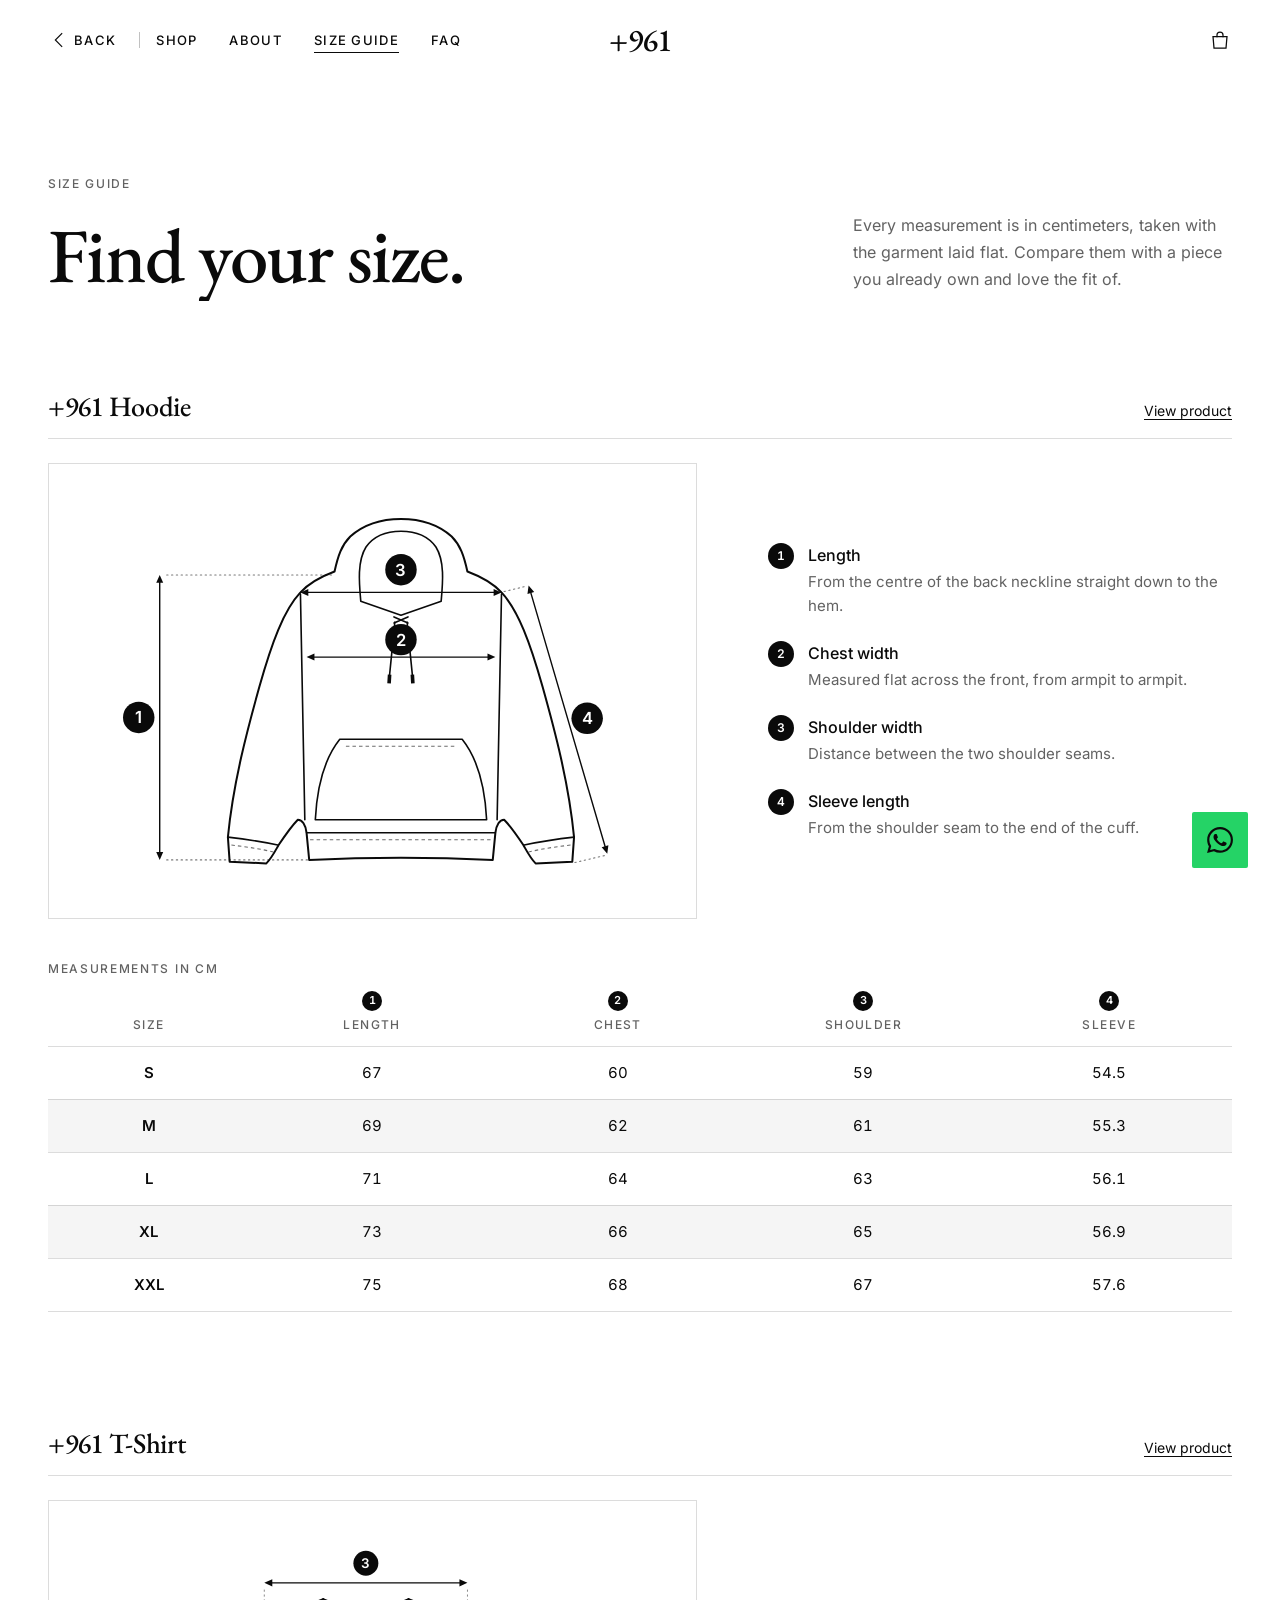
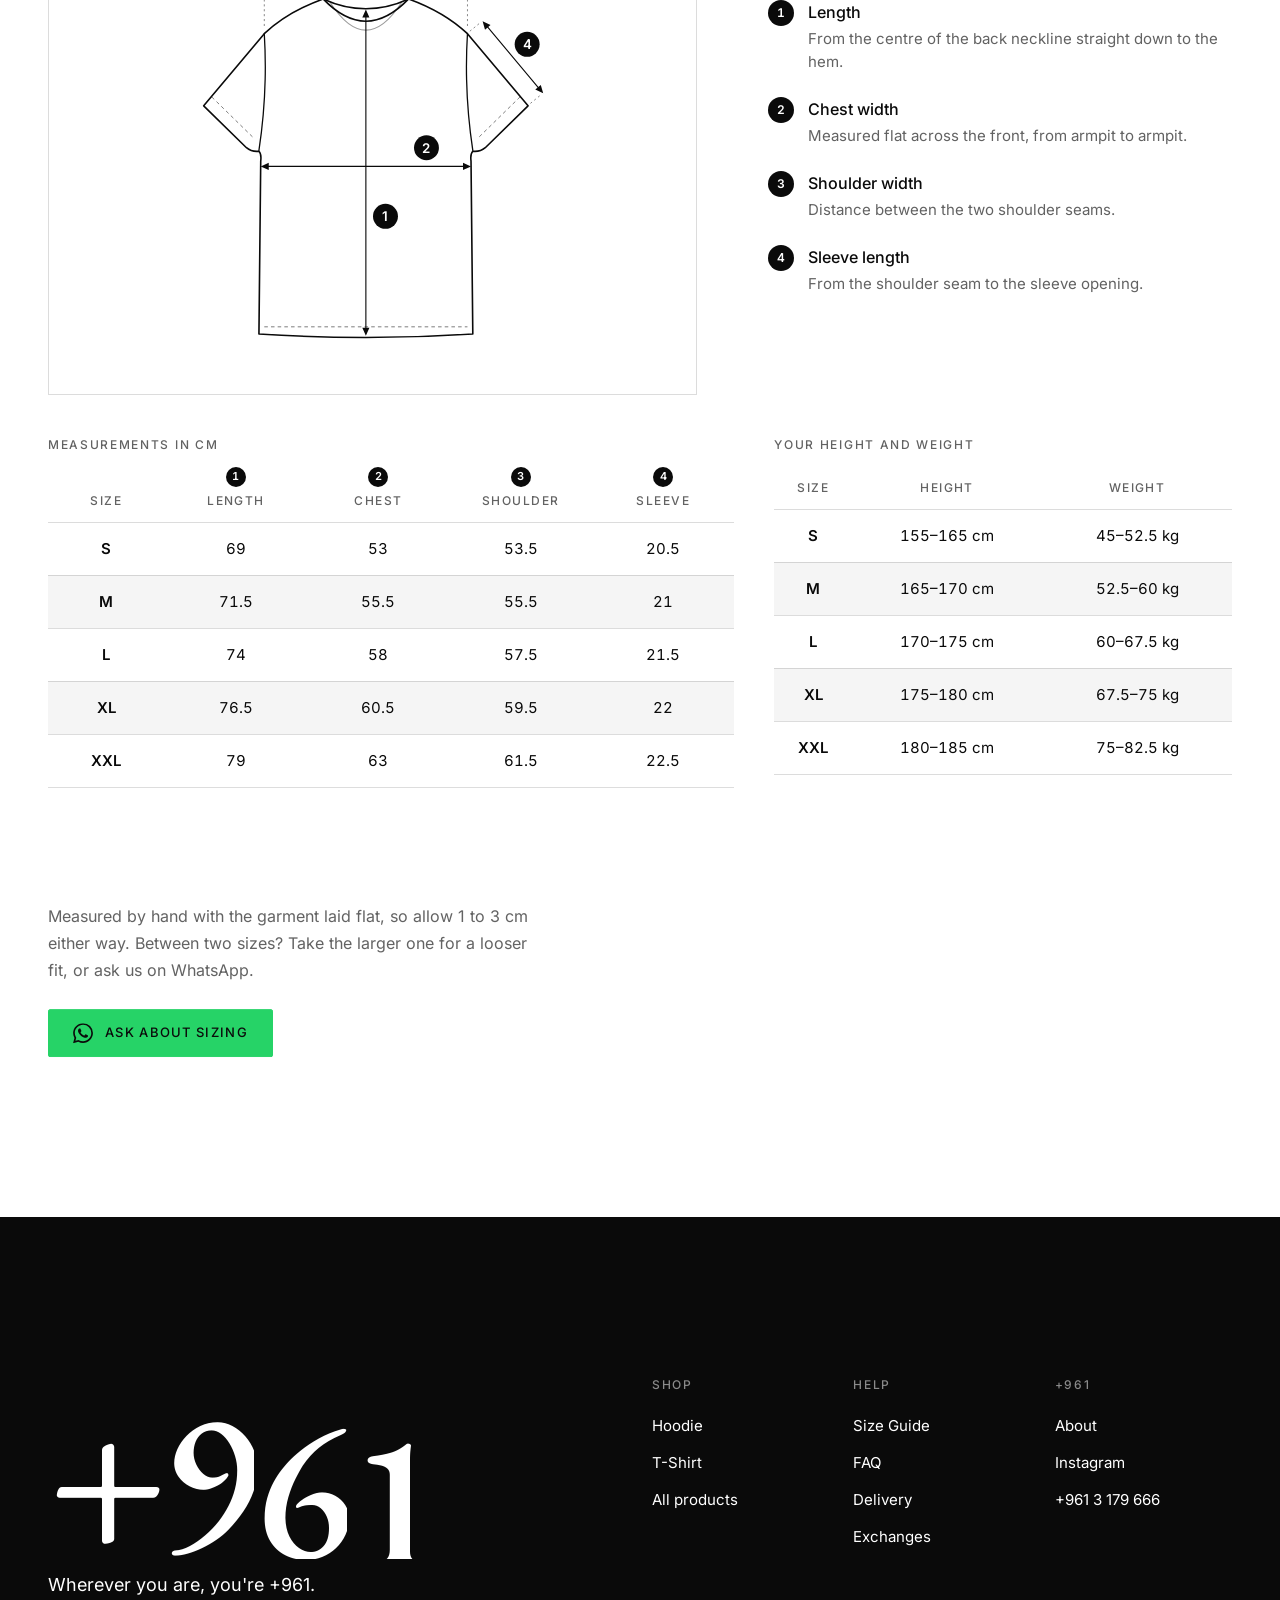
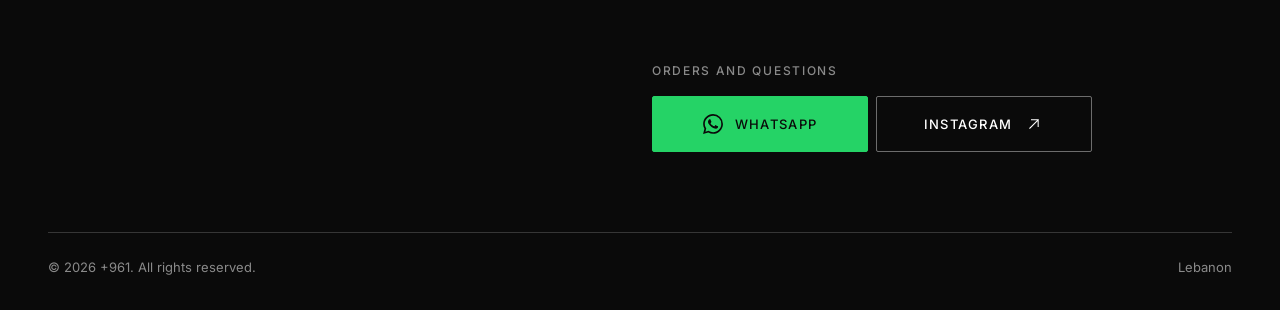
<file: size-guide.html>
<!doctype html>
<html lang="en" data-page="size-guide" data-template="size-guide" data-build="203791c3">
<head>
  <meta charset="utf-8">
  <meta name="viewport" content="width=device-width, initial-scale=1, viewport-fit=cover">
  <title>Size Guide | +961 Hoodie and T-Shirt Measurements</title>
  
  <meta name="description" content="Measurements in centimeters for the +961 hoodie and +961 t-shirt, sizes S to XXL, with tips on finding your fit.">
  
  <meta name="theme-color" content="#0A0A0A">
  <!-- Open Graph: once the site is live, replace each relative image path below with the full URL (https://yourdomain.com/assets/img/...) -->
  <meta property="og:site_name" content="+961">
  <meta property="og:type" content="website">
  <meta property="og:title" content="Size Guide | +961 Hoodie and T-Shirt Measurements">
  <meta property="og:description" content="Measurements in centimeters for the +961 hoodie and +961 t-shirt, sizes S to XXL, with tips on finding your fit.">
  <meta property="og:image" content="assets/img/og-home.jpg">
  <meta property="og:image:width" content="1200">
  <meta property="og:image:height" content="630">
  <meta property="og:image:alt" content="+961, a Lebanese clothing brand">
  <meta name="twitter:card" content="summary_large_image">
  <link rel="icon" type="image/png" sizes="32x32" href="assets/img/favicon-32.png">
  <link rel="apple-touch-icon" href="assets/img/apple-touch-icon.png">
  <link rel="preload" href="assets/fonts/inter-latin-400-normal.woff2" as="font" type="font/woff2" crossorigin>
  <link rel="preload" href="assets/fonts/eb-garamond-latin-500-normal.woff2" as="font" type="font/woff2" crossorigin>
  <link rel="stylesheet" href="assets/css/site.css?v=f5add309">
  <style>.is-entering .curtain{animation:curtain-safety 0s 2.5s forwards}@keyframes curtain-safety{to{visibility:hidden}}</style>
  <script>(function(){var d=document.documentElement;d.classList.add('js');try{var c=JSON.parse(localStorage.getItem('961-cart')||'[]');if(Array.isArray(c)&&c.length){d.classList.add('has-bag');d.style.setProperty('--bag-lines',c.length)}}catch(e){}try{if(!window.matchMedia('(prefers-reduced-motion: reduce)').matches&&!localStorage.getItem('961-intro'))d.classList.add('has-intro');if(sessionStorage.getItem('961-nav')){sessionStorage.removeItem('961-nav');d.classList.add('is-entering');}}catch(e){}})();</script>
  
</head>
<body>

  <a class="skip-link" href="#main">Skip to content</a>
  <header class="header" id="header" data-theme="light">
    <div class="header__bg" aria-hidden="true"></div>
    <div class="progress" aria-hidden="true"><span></span></div>
    <div class="wrap header__inner">
      <div class="header__left">
        <button class="icon-btn menu-toggle" type="button" aria-label="Open menu" aria-expanded="false" aria-controls="menu"><span class="burger" aria-hidden="true"><i></i><i></i></span></button>
        <a class="back-btn" href="index.html" data-back aria-label="Back"><svg class="icon" viewBox="0 0 24 24" aria-hidden="true"><path d="M15 5l-7 7 7 7"/></svg><span class="back-btn__label" aria-hidden="true">Back</span></a>
        <nav class="nav" aria-label="Main">
          <a class="nav__link" href="shop.html" data-nav="shop">Shop</a>
          <a class="nav__link" href="about.html" data-nav="about">About</a>
          <a class="nav__link" href="size-guide.html" data-nav="size-guide">Size Guide</a>
          <a class="nav__link" href="faq.html" data-nav="faq">FAQ</a>
        </nav>
      </div>
      <a class="logo" href="index.html" aria-label="+961, home">+961</a>
      <div class="header__right">
        <button class="icon-btn cart-btn" type="button" data-cart-open aria-label="Open bag, 0 items" aria-controls="cart"><svg class="icon" viewBox="0 0 24 24" aria-hidden="true"><path d="M5 8.5h14l-1 11.5H6L5 8.5Z"/><path d="M9 8.5V7a3 3 0 0 1 6 0v1.5"/></svg><span class="cart-btn__count" data-cart-count aria-hidden="true"><span>0</span></span></button>
      </div>
    </div>
  </header>
  <main id="main" tabindex="-1" data-route="size-guide" data-template="size-guide">
    <section class="section page-top" data-theme="light" aria-labelledby="sg-title">
      <div class="wrap">
        <div class="page-head">
          <div class="page-head__main">
            <p class="label" data-reveal>Size guide</p>
            <h1 class="h1" id="sg-title" data-split>Find your size.</h1>
          </div>
          <p class="page-head__aside body muted" data-reveal>Every measurement is in centimeters, taken with the garment laid flat. Compare them with a piece you already own and love the fit of.</p>
        </div>
        <div class="guide">
          <div class="guide__block" id="hoodie-sizes" data-reveal>
            <div class="guide__head"><h2 class="h3">+961 Hoodie</h2><a class="text-link small" href="hoodie.html">View product</a></div>
            <div class="chart" data-chart="hoodie"><div class="chart__in">
            <figure class="chart__figure"><svg class="diagram diagram--hoodie" viewBox="2 0 572 410" role="img" aria-label="Drawing of the +961 hoodie laid flat. 1 is the length, from the centre of the back neckline down to the hem. 2 is the chest width, straight across from armpit to armpit. 3 is the shoulder width, between the two shoulder seams. 4 is the sleeve length, from the shoulder seam to the end of the cuff." focusable="false">
  <path class="dg-out" d="M244 68C248 50 252 38 262 28C280 12 300 8 320 8C340 8 360 12 378 28C388 38 392 50 396 68C412 74 426 82 435 92C454 112 468 150 482 200C496 250 512 310 518 372L516 400L474 402C468 396 464 388 460 381C454 372 446 360 438 352C433 352 429 358 428 367L425 398Q320 393 215 398L212 367C211 358 207 352 202 352C194 360 186 372 180 381C176 388 172 396 166 402L124 400L122 372C128 310 144 250 158 200C172 150 186 112 205 92C214 82 228 74 244 68Z"/>
  <path class="dg-line" d="M274 102C272 80 270 56 280 40C290 26 304 22 320 22C336 22 350 26 360 40C370 56 368 80 366 102L320 118Z"/>
  <path class="dg-line" d="M205 94C207 180 208 280 210 352M435 94C433 180 432 280 430 352M212 367H428M122 372C140 374 160 377 179 381M518 372C500 374 480 377 461 381"/>
  <path class="dg-line" d="M250 260H390C406 280 416 312 418 352H222C224 312 234 280 250 260Z"/>
  <path class="dg-stitch" d="M216 375H424M126 381C142 383 158 385 174 389M514 381C498 383 482 385 466 389M257 268H383"/>
  <path class="dg-line" d="M312 120L328 127M312 127L328 120M313 126L307 186M327 126L333 186"/>
  <path class="dg-tip" d="M307 186L306.4 196M333 186L333.6 196"/>
  <g class="dg-m" data-m="1"><path class="dg-ext" d="M52 72H244M52 398H215"/><path class="dg-arrow" d="M44 78.3L44 391.7"/><path class="dg-head" d="M44 398L40 389L48 389ZM44 72L40 81L48 81Z"/><g class="dg-num"><circle cx="20" cy="235" r="18"/><text x="20" y="235">1</text></g></g>
  <g class="dg-m" data-m="3"><path class="dg-arrow" d="M211.3 92L428.7 92"/><path class="dg-head" d="M435 92L426 96L426 88ZM205 92L214 96L214 88Z"/><g class="dg-num"><circle cx="320" cy="66" r="18"/><text x="320" y="66">3</text></g></g>
  <g class="dg-m" data-m="2"><path class="dg-arrow" d="M218.3 166L421.7 166"/><path class="dg-head" d="M428 166L419 170L419 162ZM212 166L221 170L221 162Z"/><g class="dg-num"><circle cx="320" cy="146" r="18"/><text x="320" y="146">2</text></g></g>
  <g class="dg-m" data-m="4"><path class="dg-ext" d="M438 91L463 85M519 401L553 393"/><path class="dg-arrow" d="M467.8 90L554.2 385"/><path class="dg-head" d="M556 391L549.6 383.5L557.3 381.2ZM466 84L464.7 93.8L472.4 91.5Z"/><g class="dg-num"><circle cx="533" cy="236" r="18"/><text x="533" y="236">4</text></g></g>
</svg></figure>
            <ol class="chart__key" aria-label="How to measure the +961 Hoodie"><li data-m="1"><span class="m-num" aria-hidden="true">1</span><p><strong>Length</strong>From the centre of the back neckline straight down to the hem.</p></li><li data-m="2"><span class="m-num" aria-hidden="true">2</span><p><strong>Chest width</strong>Measured flat across the front, from armpit to armpit.</p></li><li data-m="3"><span class="m-num" aria-hidden="true">3</span><p><strong>Shoulder width</strong>Distance between the two shoulder seams.</p></li><li data-m="4"><span class="m-num" aria-hidden="true">4</span><p><strong>Sleeve length</strong>From the shoulder seam to the end of the cuff.</p></li></ol>
            <div class="chart__tables">
              <div class="chart__table"><p class="chart__sub" aria-hidden="true">Measurements in cm</p><div class="table-wrap"><table class="size-table">
            <caption class="sr-only">+961 Hoodie measurements in centimeters</caption>
            <thead><tr><th scope="col">Size</th><th scope="col" data-m="1"><span class="m-num" aria-hidden="true">1</span><span class="m-lab">Length</span></th><th scope="col" data-m="2"><span class="m-num" aria-hidden="true">2</span><span class="m-lab">Chest</span></th><th scope="col" data-m="3"><span class="m-num" aria-hidden="true">3</span><span class="m-lab">Shoulder</span></th><th scope="col" data-m="4"><span class="m-num" aria-hidden="true">4</span><span class="m-lab">Sleeve</span></th></tr></thead>
            <tbody><tr><th scope="row">S</th><td data-m="1">67</td><td data-m="2">60</td><td data-m="3">59</td><td data-m="4">54.5</td></tr><tr><th scope="row">M</th><td data-m="1">69</td><td data-m="2">62</td><td data-m="3">61</td><td data-m="4">55.3</td></tr><tr><th scope="row">L</th><td data-m="1">71</td><td data-m="2">64</td><td data-m="3">63</td><td data-m="4">56.1</td></tr><tr><th scope="row">XL</th><td data-m="1">73</td><td data-m="2">66</td><td data-m="3">65</td><td data-m="4">56.9</td></tr><tr><th scope="row">XXL</th><td data-m="1">75</td><td data-m="2">68</td><td data-m="3">67</td><td data-m="4">57.6</td></tr></tbody>
          </table></div></div>
              
            </div>
          </div></div>
          </div>
          <div class="guide__block" id="tshirt-sizes" data-reveal>
            <div class="guide__head"><h2 class="h3">+961 T-Shirt</h2><a class="text-link small" href="t-shirt.html">View product</a></div>
            <div class="chart" data-chart="tshirt"><div class="chart__in">
            <figure class="chart__figure"><svg class="diagram diagram--tshirt" viewBox="6 0 404 446" role="img" aria-label="Drawing of the +961 t-shirt laid flat. 1 is the length, from the centre of the back neckline down to the hem. 2 is the chest width, straight across from armpit to armpit. 3 is the shoulder width, between the two shoulder seams. 4 is the sleeve length, from the shoulder seam to the sleeve opening." focusable="false">
  <path class="dg-out" d="M152 56C130 64 104 78 86 95L18 176L66 223Q72 228 80 227Q83 230 82 238L80 432Q200 440 320 432L318 238Q317 230 320 227Q328 228 334 223L382 176L314 95C296 78 270 64 248 56Q200 78 152 56Z"/>
  <path class="dg-out" d="M152 56Q200 106 248 56"/>
  <path class="dg-soft" d="M160 60Q200 122 240 60"/>
  <path class="dg-line" d="M86 95Q90 160 80 226M314 95Q310 160 320 226"/>
  <path class="dg-stitch" d="M27 166L75 213M373 166L325 213M86 424L314 424"/>
  <g class="dg-m" data-m="3"><path class="dg-ext" d="M86 46V90M314 46V90"/><path class="dg-arrow" d="M92.3 38L307.7 38"/><path class="dg-head" d="M314 38L305 42L305 34ZM86 38L95 42L95 34Z"/><g class="dg-num"><circle cx="200" cy="16" r="14"/><text x="200" y="16">3</text></g></g>
  <g class="dg-m" data-m="4"><path class="dg-ext" d="M317 92L328 83M385 173L396 164"/><path class="dg-arrow" d="M335.1 85.8L394.9 157.2"/><path class="dg-head" d="M399 162L390.1 157.7L396.3 152.5ZM331 81L333.7 90.5L339.9 85.3Z"/><g class="dg-num"><circle cx="381" cy="107" r="14"/><text x="381" y="107">4</text></g></g>
  <g class="dg-m" data-m="1"><path class="dg-arrow" d="M200 74.3L200 427.7"/><path class="dg-head" d="M200 434L196 425L204 425ZM200 68L196 77L204 77Z"/><g class="dg-num"><circle cx="222" cy="300" r="14"/><text x="222" y="300">1</text></g></g>
  <g class="dg-m" data-m="2"><path class="dg-arrow" d="M88.3 244L311.7 244"/><path class="dg-head" d="M318 244L309 248L309 240ZM82 244L91 248L91 240Z"/><g class="dg-num"><circle cx="268" cy="223" r="14"/><text x="268" y="223">2</text></g></g>
</svg></figure>
            <ol class="chart__key" aria-label="How to measure the +961 T-Shirt"><li data-m="1"><span class="m-num" aria-hidden="true">1</span><p><strong>Length</strong>From the centre of the back neckline straight down to the hem.</p></li><li data-m="2"><span class="m-num" aria-hidden="true">2</span><p><strong>Chest width</strong>Measured flat across the front, from armpit to armpit.</p></li><li data-m="3"><span class="m-num" aria-hidden="true">3</span><p><strong>Shoulder width</strong>Distance between the two shoulder seams.</p></li><li data-m="4"><span class="m-num" aria-hidden="true">4</span><p><strong>Sleeve length</strong>From the shoulder seam to the sleeve opening.</p></li></ol>
            <div class="chart__tables">
              <div class="chart__table"><p class="chart__sub" aria-hidden="true">Measurements in cm</p><div class="table-wrap"><table class="size-table">
            <caption class="sr-only">+961 T-Shirt measurements in centimeters</caption>
            <thead><tr><th scope="col">Size</th><th scope="col" data-m="1"><span class="m-num" aria-hidden="true">1</span><span class="m-lab">Length</span></th><th scope="col" data-m="2"><span class="m-num" aria-hidden="true">2</span><span class="m-lab">Chest</span></th><th scope="col" data-m="3"><span class="m-num" aria-hidden="true">3</span><span class="m-lab">Shoulder</span></th><th scope="col" data-m="4"><span class="m-num" aria-hidden="true">4</span><span class="m-lab">Sleeve</span></th></tr></thead>
            <tbody><tr><th scope="row">S</th><td data-m="1">69</td><td data-m="2">53</td><td data-m="3">53.5</td><td data-m="4">20.5</td></tr><tr><th scope="row">M</th><td data-m="1">71.5</td><td data-m="2">55.5</td><td data-m="3">55.5</td><td data-m="4">21</td></tr><tr><th scope="row">L</th><td data-m="1">74</td><td data-m="2">58</td><td data-m="3">57.5</td><td data-m="4">21.5</td></tr><tr><th scope="row">XL</th><td data-m="1">76.5</td><td data-m="2">60.5</td><td data-m="3">59.5</td><td data-m="4">22</td></tr><tr><th scope="row">XXL</th><td data-m="1">79</td><td data-m="2">63</td><td data-m="3">61.5</td><td data-m="4">22.5</td></tr></tbody>
          </table></div></div>
              <div class="chart__table"><p class="chart__sub" aria-hidden="true">Your height and weight</p><div class="table-wrap"><table class="size-table size-table--fit">
            <caption class="sr-only">Height and weight each +961 T-Shirt size is made for</caption>
            <thead><tr><th scope="col">Size</th><th scope="col"><span class="m-lab">Height</span></th><th scope="col"><span class="m-lab">Weight</span></th></tr></thead>
            <tbody><tr><th scope="row">S</th><td>155–165 cm</td><td>45–52.5 kg</td></tr><tr><th scope="row">M</th><td>165–170 cm</td><td>52.5–60 kg</td></tr><tr><th scope="row">L</th><td>170–175 cm</td><td>60–67.5 kg</td></tr><tr><th scope="row">XL</th><td>175–180 cm</td><td>67.5–75 kg</td></tr><tr><th scope="row">XXL</th><td>180–185 cm</td><td>75–82.5 kg</td></tr></tbody>
          </table></div></div>
            </div>
          </div></div>
          </div>
          <aside class="guide__help" data-reveal>
            <p class="body muted">Measured by hand with the garment laid flat, so allow 1 to 3 cm either way. Between two sizes? Take the larger one for a looser fit, or ask us on WhatsApp.</p>
            <a class="btn btn--wa btn--sm" href="https://wa.me/9613179666?text=Hi%20%2B961%2C%20I%20need%20help%20choosing%20a%20size." target="_blank" rel="noopener" ><span class="btn__label"><svg class="icon icon--wa" viewBox="0 0 24 24" aria-hidden="true"><path d="M17.472 14.382c-.297-.149-1.758-.867-2.03-.967-.273-.099-.471-.148-.67.15-.197.297-.767.966-.94 1.164-.173.199-.347.223-.644.075-.297-.15-1.255-.463-2.39-1.475-.883-.788-1.48-1.761-1.653-2.059-.173-.297-.018-.458.13-.606.134-.133.298-.347.446-.52.149-.174.198-.298.298-.497.099-.198.05-.371-.025-.52-.075-.149-.669-1.612-.916-2.207-.242-.579-.487-.5-.669-.51-.173-.008-.371-.01-.57-.01-.198 0-.52.074-.792.372-.272.297-1.04 1.016-1.04 2.479 0 1.462 1.065 2.875 1.213 3.074.149.198 2.096 3.2 5.077 4.487.709.306 1.262.489 1.694.625.712.227 1.36.195 1.871.118.571-.085 1.758-.719 2.006-1.413.248-.694.248-1.289.173-1.413-.074-.124-.272-.198-.57-.347m-5.421 7.403h-.004a9.87 9.87 0 01-5.031-1.378l-.361-.214-3.741.982.998-3.648-.235-.374a9.86 9.86 0 01-1.51-5.26c.001-5.45 4.436-9.884 9.888-9.884 2.64 0 5.122 1.03 6.988 2.898a9.825 9.825 0 012.893 6.994c-.003 5.45-4.437 9.884-9.885 9.884m8.413-18.297A11.815 11.815 0 0012.05 0C5.495 0 .16 5.335.157 11.892c0 2.096.547 4.142 1.588 5.945L.057 24l6.305-1.654a11.882 11.882 0 005.683 1.448h.005c6.554 0 11.89-5.335 11.893-11.893a11.821 11.821 0 00-3.48-8.413Z"/></svg><span class="wa-long">Ask about sizing</span><span class="wa-short">Ask about sizing</span></span></a>
          </aside>
        </div>
      </div>
    </section>
  </main>

  <footer class="footer" data-theme="dark" data-fab-avoid>
    <div class="wrap">
      <div class="grid footer__top">
        <div class="footer__brand">
          <a class="footer__logo" href="index.html" aria-label="+961, home">+961</a>
          <p class="lead">Wherever you are, you're +961.</p>
        </div>
        <div class="footer__cols">
          <div class="footer__col"><p class="label">Shop</p><a href="hoodie.html">Hoodie</a><a href="t-shirt.html">T-Shirt</a><a href="shop.html">All products</a></div>
          <div class="footer__col"><p class="label">Help</p><a href="size-guide.html">Size Guide</a><a href="faq.html">FAQ</a><a href="faq.html#delivery">Delivery</a><a href="faq.html#exchanges">Exchanges</a></div>
          <div class="footer__col"><p class="label">+961</p><a href="about.html">About</a><a href="https://www.instagram.com/961o.fficial/" target="_blank" rel="noopener">Instagram</a><a href="tel:+9613179666">+961 3 179 666</a></div>
        </div>
        <div class="footer__contact">
          <p class="label muted">Orders and questions</p>
          <div class="btn-row">
            <a class="btn btn--wa " href="https://wa.me/9613179666?text=Hi%20%2B961%2C%20I%20have%20a%20question." target="_blank" rel="noopener" ><span class="btn__label"><svg class="icon icon--wa" viewBox="0 0 24 24" aria-hidden="true"><path d="M17.472 14.382c-.297-.149-1.758-.867-2.03-.967-.273-.099-.471-.148-.67.15-.197.297-.767.966-.94 1.164-.173.199-.347.223-.644.075-.297-.15-1.255-.463-2.39-1.475-.883-.788-1.48-1.761-1.653-2.059-.173-.297-.018-.458.13-.606.134-.133.298-.347.446-.52.149-.174.198-.298.298-.497.099-.198.05-.371-.025-.52-.075-.149-.669-1.612-.916-2.207-.242-.579-.487-.5-.669-.51-.173-.008-.371-.01-.57-.01-.198 0-.52.074-.792.372-.272.297-1.04 1.016-1.04 2.479 0 1.462 1.065 2.875 1.213 3.074.149.198 2.096 3.2 5.077 4.487.709.306 1.262.489 1.694.625.712.227 1.36.195 1.871.118.571-.085 1.758-.719 2.006-1.413.248-.694.248-1.289.173-1.413-.074-.124-.272-.198-.57-.347m-5.421 7.403h-.004a9.87 9.87 0 01-5.031-1.378l-.361-.214-3.741.982.998-3.648-.235-.374a9.86 9.86 0 01-1.51-5.26c.001-5.45 4.436-9.884 9.888-9.884 2.64 0 5.122 1.03 6.988 2.898a9.825 9.825 0 012.893 6.994c-.003 5.45-4.437 9.884-9.885 9.884m8.413-18.297A11.815 11.815 0 0012.05 0C5.495 0 .16 5.335.157 11.892c0 2.096.547 4.142 1.588 5.945L.057 24l6.305-1.654a11.882 11.882 0 005.683 1.448h.005c6.554 0 11.89-5.335 11.893-11.893a11.821 11.821 0 00-3.48-8.413Z"/></svg><span class="wa-long">WhatsApp</span><span class="wa-short">WhatsApp</span></span></a>
            <a class="btn btn--outline " href="https://www.instagram.com/961o.fficial/" target="_blank" rel="noopener" aria-label="+961 official on Instagram"><span class="btn__label">Instagram <svg class="icon" viewBox="0 0 24 24" aria-hidden="true"><path d="M7 17L17 7M9 7h8v8"/></svg></span></a>
          </div>
        </div>
      </div>
      <div class="footer__bottom"><p>© 2026 +961. All rights reserved.</p><p>Lebanon</p></div>
    </div>
  </footer>

  <div class="menu" id="menu" data-theme="dark" aria-hidden="true" aria-label="Menu">
    <div class="wrap menu__inner">
      <ul class="menu__links">
        <li class="menu__link"><a href="shop.html">Shop</a></li>
        <li class="menu__link"><a href="about.html">About</a></li>
        <li class="menu__link"><a href="size-guide.html">Size Guide</a></li>
        <li class="menu__link"><a href="faq.html">FAQ</a></li>
      </ul>
      <div class="menu__foot">
        <p class="lead">Wherever you are, you're +961.</p>
        <div class="btn-row">
          <a class="btn btn--wa " href="https://wa.me/9613179666?text=Hi%20%2B961%2C%20I%20have%20a%20question." target="_blank" rel="noopener" ><span class="btn__label"><svg class="icon icon--wa" viewBox="0 0 24 24" aria-hidden="true"><path d="M17.472 14.382c-.297-.149-1.758-.867-2.03-.967-.273-.099-.471-.148-.67.15-.197.297-.767.966-.94 1.164-.173.199-.347.223-.644.075-.297-.15-1.255-.463-2.39-1.475-.883-.788-1.48-1.761-1.653-2.059-.173-.297-.018-.458.13-.606.134-.133.298-.347.446-.52.149-.174.198-.298.298-.497.099-.198.05-.371-.025-.52-.075-.149-.669-1.612-.916-2.207-.242-.579-.487-.5-.669-.51-.173-.008-.371-.01-.57-.01-.198 0-.52.074-.792.372-.272.297-1.04 1.016-1.04 2.479 0 1.462 1.065 2.875 1.213 3.074.149.198 2.096 3.2 5.077 4.487.709.306 1.262.489 1.694.625.712.227 1.36.195 1.871.118.571-.085 1.758-.719 2.006-1.413.248-.694.248-1.289.173-1.413-.074-.124-.272-.198-.57-.347m-5.421 7.403h-.004a9.87 9.87 0 01-5.031-1.378l-.361-.214-3.741.982.998-3.648-.235-.374a9.86 9.86 0 01-1.51-5.26c.001-5.45 4.436-9.884 9.888-9.884 2.64 0 5.122 1.03 6.988 2.898a9.825 9.825 0 012.893 6.994c-.003 5.45-4.437 9.884-9.885 9.884m8.413-18.297A11.815 11.815 0 0012.05 0C5.495 0 .16 5.335.157 11.892c0 2.096.547 4.142 1.588 5.945L.057 24l6.305-1.654a11.882 11.882 0 005.683 1.448h.005c6.554 0 11.89-5.335 11.893-11.893a11.821 11.821 0 00-3.48-8.413Z"/></svg><span class="wa-long">WhatsApp</span><span class="wa-short">WhatsApp</span></span></a>
          <a class="btn btn--outline " href="https://www.instagram.com/961o.fficial/" target="_blank" rel="noopener" aria-label="+961 official on Instagram"><span class="btn__label">Instagram <svg class="icon" viewBox="0 0 24 24" aria-hidden="true"><path d="M7 17L17 7M9 7h8v8"/></svg></span></a>
        </div>
        <a class="small muted" href="tel:+9613179666">+961 3 179 666</a>
      </div>
    </div>
  </div>

  <div class="scrim" aria-hidden="true"></div>
  <aside class="drawer" id="cart" data-theme="light" role="dialog" aria-modal="true" aria-labelledby="cart-title" aria-hidden="true">
    <div class="drawer__head">
      <h2 class="drawer__title" id="cart-title">Bag <span data-cart-title-count></span></h2>
      <button class="icon-btn" type="button" data-cart-close aria-label="Close bag"><svg class="icon" viewBox="0 0 24 24" aria-hidden="true"><path d="M6 6l12 12M18 6L6 18"/></svg></button>
    </div>
    <div class="drawer__body" data-lenis-prevent>
      <div class="drawer__empty" data-cart-empty>
        <p class="h3">Your bag is empty.</p>
        <p class="small muted">The hoodie and the t-shirt are both in the shop.</p>
        <a class="btn" href="shop.html"><span class="btn__label">Shop the collection</span></a>
      </div>
      <ul class="lines" data-cart-lines hidden></ul>
    </div>
    <div class="drawer__foot" data-cart-foot hidden>
      <div class="drawer__row"><span>Subtotal</span><span class="price" data-cart-subtotal>$0</span></div>
      <p class="small muted">Delivery is added at checkout.</p>
      <div class="btn-row">
        <a class="btn" href="checkout.html"><span class="btn__label">Checkout</span></a>
        <a class="btn btn--wa " href="https://wa.me/9613179666?text=Hi%20%2B961%2C%20I'd%20like%20to%20place%20an%20order." target="_blank" rel="noopener" data-cart-wa><span class="btn__label"><svg class="icon icon--wa" viewBox="0 0 24 24" aria-hidden="true"><path d="M17.472 14.382c-.297-.149-1.758-.867-2.03-.967-.273-.099-.471-.148-.67.15-.197.297-.767.966-.94 1.164-.173.199-.347.223-.644.075-.297-.15-1.255-.463-2.39-1.475-.883-.788-1.48-1.761-1.653-2.059-.173-.297-.018-.458.13-.606.134-.133.298-.347.446-.52.149-.174.198-.298.298-.497.099-.198.05-.371-.025-.52-.075-.149-.669-1.612-.916-2.207-.242-.579-.487-.5-.669-.51-.173-.008-.371-.01-.57-.01-.198 0-.52.074-.792.372-.272.297-1.04 1.016-1.04 2.479 0 1.462 1.065 2.875 1.213 3.074.149.198 2.096 3.2 5.077 4.487.709.306 1.262.489 1.694.625.712.227 1.36.195 1.871.118.571-.085 1.758-.719 2.006-1.413.248-.694.248-1.289.173-1.413-.074-.124-.272-.198-.57-.347m-5.421 7.403h-.004a9.87 9.87 0 01-5.031-1.378l-.361-.214-3.741.982.998-3.648-.235-.374a9.86 9.86 0 01-1.51-5.26c.001-5.45 4.436-9.884 9.888-9.884 2.64 0 5.122 1.03 6.988 2.898a9.825 9.825 0 012.893 6.994c-.003 5.45-4.437 9.884-9.885 9.884m8.413-18.297A11.815 11.815 0 0012.05 0C5.495 0 .16 5.335.157 11.892c0 2.096.547 4.142 1.588 5.945L.057 24l6.305-1.654a11.882 11.882 0 005.683 1.448h.005c6.554 0 11.89-5.335 11.893-11.893a11.821 11.821 0 00-3.48-8.413Z"/></svg><span class="wa-long">Order on WhatsApp</span><span class="wa-short">WhatsApp</span></span></a>
      </div>
    </div>
  </aside>

  <div class="modal" id="size-modal" role="dialog" aria-modal="true" aria-labelledby="size-modal-title" aria-hidden="true">
    <div class="modal__backdrop" data-modal-close></div>
    <div class="modal__panel" data-theme="light" data-lenis-prevent>
      <div class="modal__head">
        <h2 class="h3" id="size-modal-title">Size guide</h2>
        <button class="icon-btn modal__close" type="button" data-modal-close aria-label="Close size guide"><svg class="icon" viewBox="0 0 24 24" aria-hidden="true"><path d="M6 6l12 12M18 6L6 18"/></svg></button>
      </div>
      <div class="tabs" role="tablist" aria-label="Product">
        <button class="tab" type="button" role="tab" data-tab="hoodie" aria-selected="true" aria-controls="sg-hoodie" id="sg-tab-hoodie">Hoodie</button>
        <button class="tab" type="button" role="tab" data-tab="tshirt" aria-selected="false" aria-controls="sg-tshirt" id="sg-tab-tshirt" tabindex="-1">T-Shirt</button>
      </div>
      <div id="sg-hoodie" role="tabpanel" aria-labelledby="sg-tab-hoodie"><div class="chart" data-chart="hoodie"><div class="chart__in">
            <figure class="chart__figure"><svg class="diagram diagram--hoodie" viewBox="2 0 572 410" role="img" aria-label="Drawing of the +961 hoodie laid flat. 1 is the length, from the centre of the back neckline down to the hem. 2 is the chest width, straight across from armpit to armpit. 3 is the shoulder width, between the two shoulder seams. 4 is the sleeve length, from the shoulder seam to the end of the cuff." focusable="false">
  <path class="dg-out" d="M244 68C248 50 252 38 262 28C280 12 300 8 320 8C340 8 360 12 378 28C388 38 392 50 396 68C412 74 426 82 435 92C454 112 468 150 482 200C496 250 512 310 518 372L516 400L474 402C468 396 464 388 460 381C454 372 446 360 438 352C433 352 429 358 428 367L425 398Q320 393 215 398L212 367C211 358 207 352 202 352C194 360 186 372 180 381C176 388 172 396 166 402L124 400L122 372C128 310 144 250 158 200C172 150 186 112 205 92C214 82 228 74 244 68Z"/>
  <path class="dg-line" d="M274 102C272 80 270 56 280 40C290 26 304 22 320 22C336 22 350 26 360 40C370 56 368 80 366 102L320 118Z"/>
  <path class="dg-line" d="M205 94C207 180 208 280 210 352M435 94C433 180 432 280 430 352M212 367H428M122 372C140 374 160 377 179 381M518 372C500 374 480 377 461 381"/>
  <path class="dg-line" d="M250 260H390C406 280 416 312 418 352H222C224 312 234 280 250 260Z"/>
  <path class="dg-stitch" d="M216 375H424M126 381C142 383 158 385 174 389M514 381C498 383 482 385 466 389M257 268H383"/>
  <path class="dg-line" d="M312 120L328 127M312 127L328 120M313 126L307 186M327 126L333 186"/>
  <path class="dg-tip" d="M307 186L306.4 196M333 186L333.6 196"/>
  <g class="dg-m" data-m="1"><path class="dg-ext" d="M52 72H244M52 398H215"/><path class="dg-arrow" d="M44 78.3L44 391.7"/><path class="dg-head" d="M44 398L40 389L48 389ZM44 72L40 81L48 81Z"/><g class="dg-num"><circle cx="20" cy="235" r="18"/><text x="20" y="235">1</text></g></g>
  <g class="dg-m" data-m="3"><path class="dg-arrow" d="M211.3 92L428.7 92"/><path class="dg-head" d="M435 92L426 96L426 88ZM205 92L214 96L214 88Z"/><g class="dg-num"><circle cx="320" cy="66" r="18"/><text x="320" y="66">3</text></g></g>
  <g class="dg-m" data-m="2"><path class="dg-arrow" d="M218.3 166L421.7 166"/><path class="dg-head" d="M428 166L419 170L419 162ZM212 166L221 170L221 162Z"/><g class="dg-num"><circle cx="320" cy="146" r="18"/><text x="320" y="146">2</text></g></g>
  <g class="dg-m" data-m="4"><path class="dg-ext" d="M438 91L463 85M519 401L553 393"/><path class="dg-arrow" d="M467.8 90L554.2 385"/><path class="dg-head" d="M556 391L549.6 383.5L557.3 381.2ZM466 84L464.7 93.8L472.4 91.5Z"/><g class="dg-num"><circle cx="533" cy="236" r="18"/><text x="533" y="236">4</text></g></g>
</svg></figure>
            <ol class="chart__key" aria-label="How to measure the +961 Hoodie"><li data-m="1"><span class="m-num" aria-hidden="true">1</span><p><strong>Length</strong>From the centre of the back neckline straight down to the hem.</p></li><li data-m="2"><span class="m-num" aria-hidden="true">2</span><p><strong>Chest width</strong>Measured flat across the front, from armpit to armpit.</p></li><li data-m="3"><span class="m-num" aria-hidden="true">3</span><p><strong>Shoulder width</strong>Distance between the two shoulder seams.</p></li><li data-m="4"><span class="m-num" aria-hidden="true">4</span><p><strong>Sleeve length</strong>From the shoulder seam to the end of the cuff.</p></li></ol>
            <div class="chart__tables">
              <div class="chart__table"><p class="chart__sub" aria-hidden="true">Measurements in cm</p><div class="table-wrap"><table class="size-table">
            <caption class="sr-only">+961 Hoodie measurements in centimeters</caption>
            <thead><tr><th scope="col">Size</th><th scope="col" data-m="1"><span class="m-num" aria-hidden="true">1</span><span class="m-lab">Length</span></th><th scope="col" data-m="2"><span class="m-num" aria-hidden="true">2</span><span class="m-lab">Chest</span></th><th scope="col" data-m="3"><span class="m-num" aria-hidden="true">3</span><span class="m-lab">Shoulder</span></th><th scope="col" data-m="4"><span class="m-num" aria-hidden="true">4</span><span class="m-lab">Sleeve</span></th></tr></thead>
            <tbody><tr><th scope="row">S</th><td data-m="1">67</td><td data-m="2">60</td><td data-m="3">59</td><td data-m="4">54.5</td></tr><tr><th scope="row">M</th><td data-m="1">69</td><td data-m="2">62</td><td data-m="3">61</td><td data-m="4">55.3</td></tr><tr><th scope="row">L</th><td data-m="1">71</td><td data-m="2">64</td><td data-m="3">63</td><td data-m="4">56.1</td></tr><tr><th scope="row">XL</th><td data-m="1">73</td><td data-m="2">66</td><td data-m="3">65</td><td data-m="4">56.9</td></tr><tr><th scope="row">XXL</th><td data-m="1">75</td><td data-m="2">68</td><td data-m="3">67</td><td data-m="4">57.6</td></tr></tbody>
          </table></div></div>
              
            </div>
          </div></div></div>
      <div id="sg-tshirt" role="tabpanel" aria-labelledby="sg-tab-tshirt" hidden><div class="chart" data-chart="tshirt"><div class="chart__in">
            <figure class="chart__figure"><svg class="diagram diagram--tshirt" viewBox="6 0 404 446" role="img" aria-label="Drawing of the +961 t-shirt laid flat. 1 is the length, from the centre of the back neckline down to the hem. 2 is the chest width, straight across from armpit to armpit. 3 is the shoulder width, between the two shoulder seams. 4 is the sleeve length, from the shoulder seam to the sleeve opening." focusable="false">
  <path class="dg-out" d="M152 56C130 64 104 78 86 95L18 176L66 223Q72 228 80 227Q83 230 82 238L80 432Q200 440 320 432L318 238Q317 230 320 227Q328 228 334 223L382 176L314 95C296 78 270 64 248 56Q200 78 152 56Z"/>
  <path class="dg-out" d="M152 56Q200 106 248 56"/>
  <path class="dg-soft" d="M160 60Q200 122 240 60"/>
  <path class="dg-line" d="M86 95Q90 160 80 226M314 95Q310 160 320 226"/>
  <path class="dg-stitch" d="M27 166L75 213M373 166L325 213M86 424L314 424"/>
  <g class="dg-m" data-m="3"><path class="dg-ext" d="M86 46V90M314 46V90"/><path class="dg-arrow" d="M92.3 38L307.7 38"/><path class="dg-head" d="M314 38L305 42L305 34ZM86 38L95 42L95 34Z"/><g class="dg-num"><circle cx="200" cy="16" r="14"/><text x="200" y="16">3</text></g></g>
  <g class="dg-m" data-m="4"><path class="dg-ext" d="M317 92L328 83M385 173L396 164"/><path class="dg-arrow" d="M335.1 85.8L394.9 157.2"/><path class="dg-head" d="M399 162L390.1 157.7L396.3 152.5ZM331 81L333.7 90.5L339.9 85.3Z"/><g class="dg-num"><circle cx="381" cy="107" r="14"/><text x="381" y="107">4</text></g></g>
  <g class="dg-m" data-m="1"><path class="dg-arrow" d="M200 74.3L200 427.7"/><path class="dg-head" d="M200 434L196 425L204 425ZM200 68L196 77L204 77Z"/><g class="dg-num"><circle cx="222" cy="300" r="14"/><text x="222" y="300">1</text></g></g>
  <g class="dg-m" data-m="2"><path class="dg-arrow" d="M88.3 244L311.7 244"/><path class="dg-head" d="M318 244L309 248L309 240ZM82 244L91 248L91 240Z"/><g class="dg-num"><circle cx="268" cy="223" r="14"/><text x="268" y="223">2</text></g></g>
</svg></figure>
            <ol class="chart__key" aria-label="How to measure the +961 T-Shirt"><li data-m="1"><span class="m-num" aria-hidden="true">1</span><p><strong>Length</strong>From the centre of the back neckline straight down to the hem.</p></li><li data-m="2"><span class="m-num" aria-hidden="true">2</span><p><strong>Chest width</strong>Measured flat across the front, from armpit to armpit.</p></li><li data-m="3"><span class="m-num" aria-hidden="true">3</span><p><strong>Shoulder width</strong>Distance between the two shoulder seams.</p></li><li data-m="4"><span class="m-num" aria-hidden="true">4</span><p><strong>Sleeve length</strong>From the shoulder seam to the sleeve opening.</p></li></ol>
            <div class="chart__tables">
              <div class="chart__table"><p class="chart__sub" aria-hidden="true">Measurements in cm</p><div class="table-wrap"><table class="size-table">
            <caption class="sr-only">+961 T-Shirt measurements in centimeters</caption>
            <thead><tr><th scope="col">Size</th><th scope="col" data-m="1"><span class="m-num" aria-hidden="true">1</span><span class="m-lab">Length</span></th><th scope="col" data-m="2"><span class="m-num" aria-hidden="true">2</span><span class="m-lab">Chest</span></th><th scope="col" data-m="3"><span class="m-num" aria-hidden="true">3</span><span class="m-lab">Shoulder</span></th><th scope="col" data-m="4"><span class="m-num" aria-hidden="true">4</span><span class="m-lab">Sleeve</span></th></tr></thead>
            <tbody><tr><th scope="row">S</th><td data-m="1">69</td><td data-m="2">53</td><td data-m="3">53.5</td><td data-m="4">20.5</td></tr><tr><th scope="row">M</th><td data-m="1">71.5</td><td data-m="2">55.5</td><td data-m="3">55.5</td><td data-m="4">21</td></tr><tr><th scope="row">L</th><td data-m="1">74</td><td data-m="2">58</td><td data-m="3">57.5</td><td data-m="4">21.5</td></tr><tr><th scope="row">XL</th><td data-m="1">76.5</td><td data-m="2">60.5</td><td data-m="3">59.5</td><td data-m="4">22</td></tr><tr><th scope="row">XXL</th><td data-m="1">79</td><td data-m="2">63</td><td data-m="3">61.5</td><td data-m="4">22.5</td></tr></tbody>
          </table></div></div>
              <div class="chart__table"><p class="chart__sub" aria-hidden="true">Your height and weight</p><div class="table-wrap"><table class="size-table size-table--fit">
            <caption class="sr-only">Height and weight each +961 T-Shirt size is made for</caption>
            <thead><tr><th scope="col">Size</th><th scope="col"><span class="m-lab">Height</span></th><th scope="col"><span class="m-lab">Weight</span></th></tr></thead>
            <tbody><tr><th scope="row">S</th><td>155–165 cm</td><td>45–52.5 kg</td></tr><tr><th scope="row">M</th><td>165–170 cm</td><td>52.5–60 kg</td></tr><tr><th scope="row">L</th><td>170–175 cm</td><td>60–67.5 kg</td></tr><tr><th scope="row">XL</th><td>175–180 cm</td><td>67.5–75 kg</td></tr><tr><th scope="row">XXL</th><td>180–185 cm</td><td>75–82.5 kg</td></tr></tbody>
          </table></div></div>
            </div>
          </div></div></div>
      <div class="modal__foot">
        <p class="small muted">Measured by hand with the garment laid flat, so allow 1 to 3 cm either way.</p>
        <a class="link" href="size-guide.html">Full size guide <svg class="icon" viewBox="0 0 24 24" aria-hidden="true"><path d="M4 12h15M14 7l5 5-5 5"/></svg></a>
      </div>
    </div>
  </div>

  <div class="modal quiz" id="quiz" role="dialog" aria-modal="true" aria-labelledby="quiz-title" aria-hidden="true">
    <div class="modal__backdrop" data-quiz-close></div>
    <div class="modal__panel quiz__panel" data-theme="light" data-lenis-prevent>
      <div class="modal__head">
        <p class="label muted" id="quiz-title">Find your +961</p>
        <button class="icon-btn modal__close" type="button" data-quiz-close aria-label="Close the quiz"><svg class="icon" viewBox="0 0 24 24" aria-hidden="true"><path d="M6 6l12 12M18 6L6 18"/></svg></button>
      </div>
      <div class="quiz__body" data-quiz-body></div>
    </div>
  </div>

  <div class="lightbox" id="lightbox" data-theme="light" role="dialog" aria-modal="true" aria-label="Product images" aria-hidden="true">
    <div class="wrap lightbox__bar">
      <span class="lightbox__count" aria-live="polite">1 / 2</span>
      <button class="icon-btn" type="button" data-lb-close aria-label="Close images" style="margin-right:-12px"><svg class="icon" viewBox="0 0 24 24" aria-hidden="true"><path d="M6 6l12 12M18 6L6 18"/></svg></button>
    </div>
    <div class="lightbox__stage"><img class="lightbox__img" alt="" width="1000" height="1250" decoding="async"></div>
    <div class="lightbox__nav">
      <button class="icon-btn" type="button" data-lb-prev aria-label="Previous image"><svg class="icon" viewBox="0 0 24 24" aria-hidden="true"><path d="M15 5l-7 7 7 7"/></svg></button>
      <span class="small muted">Tap to zoom</span>
      <button class="icon-btn" type="button" data-lb-next aria-label="Next image"><svg class="icon" viewBox="0 0 24 24" aria-hidden="true"><path d="M9 5l7 7-7 7"/></svg></button>
    </div>
  </div>

  <a class="fab" href="https://wa.me/9613179666?text=Hi%20%2B961%2C%20I%20have%20a%20question." target="_blank" rel="noopener" aria-label="Chat with +961 on WhatsApp"><svg class="icon icon--wa" viewBox="0 0 24 24" aria-hidden="true"><path d="M17.472 14.382c-.297-.149-1.758-.867-2.03-.967-.273-.099-.471-.148-.67.15-.197.297-.767.966-.94 1.164-.173.199-.347.223-.644.075-.297-.15-1.255-.463-2.39-1.475-.883-.788-1.48-1.761-1.653-2.059-.173-.297-.018-.458.13-.606.134-.133.298-.347.446-.52.149-.174.198-.298.298-.497.099-.198.05-.371-.025-.52-.075-.149-.669-1.612-.916-2.207-.242-.579-.487-.5-.669-.51-.173-.008-.371-.01-.57-.01-.198 0-.52.074-.792.372-.272.297-1.04 1.016-1.04 2.479 0 1.462 1.065 2.875 1.213 3.074.149.198 2.096 3.2 5.077 4.487.709.306 1.262.489 1.694.625.712.227 1.36.195 1.871.118.571-.085 1.758-.719 2.006-1.413.248-.694.248-1.289.173-1.413-.074-.124-.272-.198-.57-.347m-5.421 7.403h-.004a9.87 9.87 0 01-5.031-1.378l-.361-.214-3.741.982.998-3.648-.235-.374a9.86 9.86 0 01-1.51-5.26c.001-5.45 4.436-9.884 9.888-9.884 2.64 0 5.122 1.03 6.988 2.898a9.825 9.825 0 012.893 6.994c-.003 5.45-4.437 9.884-9.885 9.884m8.413-18.297A11.815 11.815 0 0012.05 0C5.495 0 .16 5.335.157 11.892c0 2.096.547 4.142 1.588 5.945L.057 24l6.305-1.654a11.882 11.882 0 005.683 1.448h.005c6.554 0 11.89-5.335 11.893-11.893a11.821 11.821 0 00-3.48-8.413Z"/></svg></a>
  <div class="curtain" aria-hidden="true"><span class="curtain__logo">+961</span><span class="curtain__label"></span></div>
  <div class="intro" aria-hidden="true"><div class="intro__word"><span>+</span><span>9</span><span>6</span><span>1</span></div></div>
  <div class="cursor" aria-hidden="true"><span class="cursor__ring"></span><span class="cursor__dot"></span><span class="cursor__label"></span></div>
  <p class="sr-only" id="route-announcer" aria-live="polite"></p>
  <script src="assets/vendor/gsap.min.js?v=3.12.5" defer></script>
  <script src="assets/vendor/ScrollTrigger.min.js?v=3.12.5" defer></script>
  <script src="assets/vendor/lenis.min.js?v=1.1.13" defer></script>
  <script src="assets/js/content.js?v=32404138" defer></script>
  <script src="assets/js/site.js?v=27f67e42" defer></script>
</body>
</html>
</file>
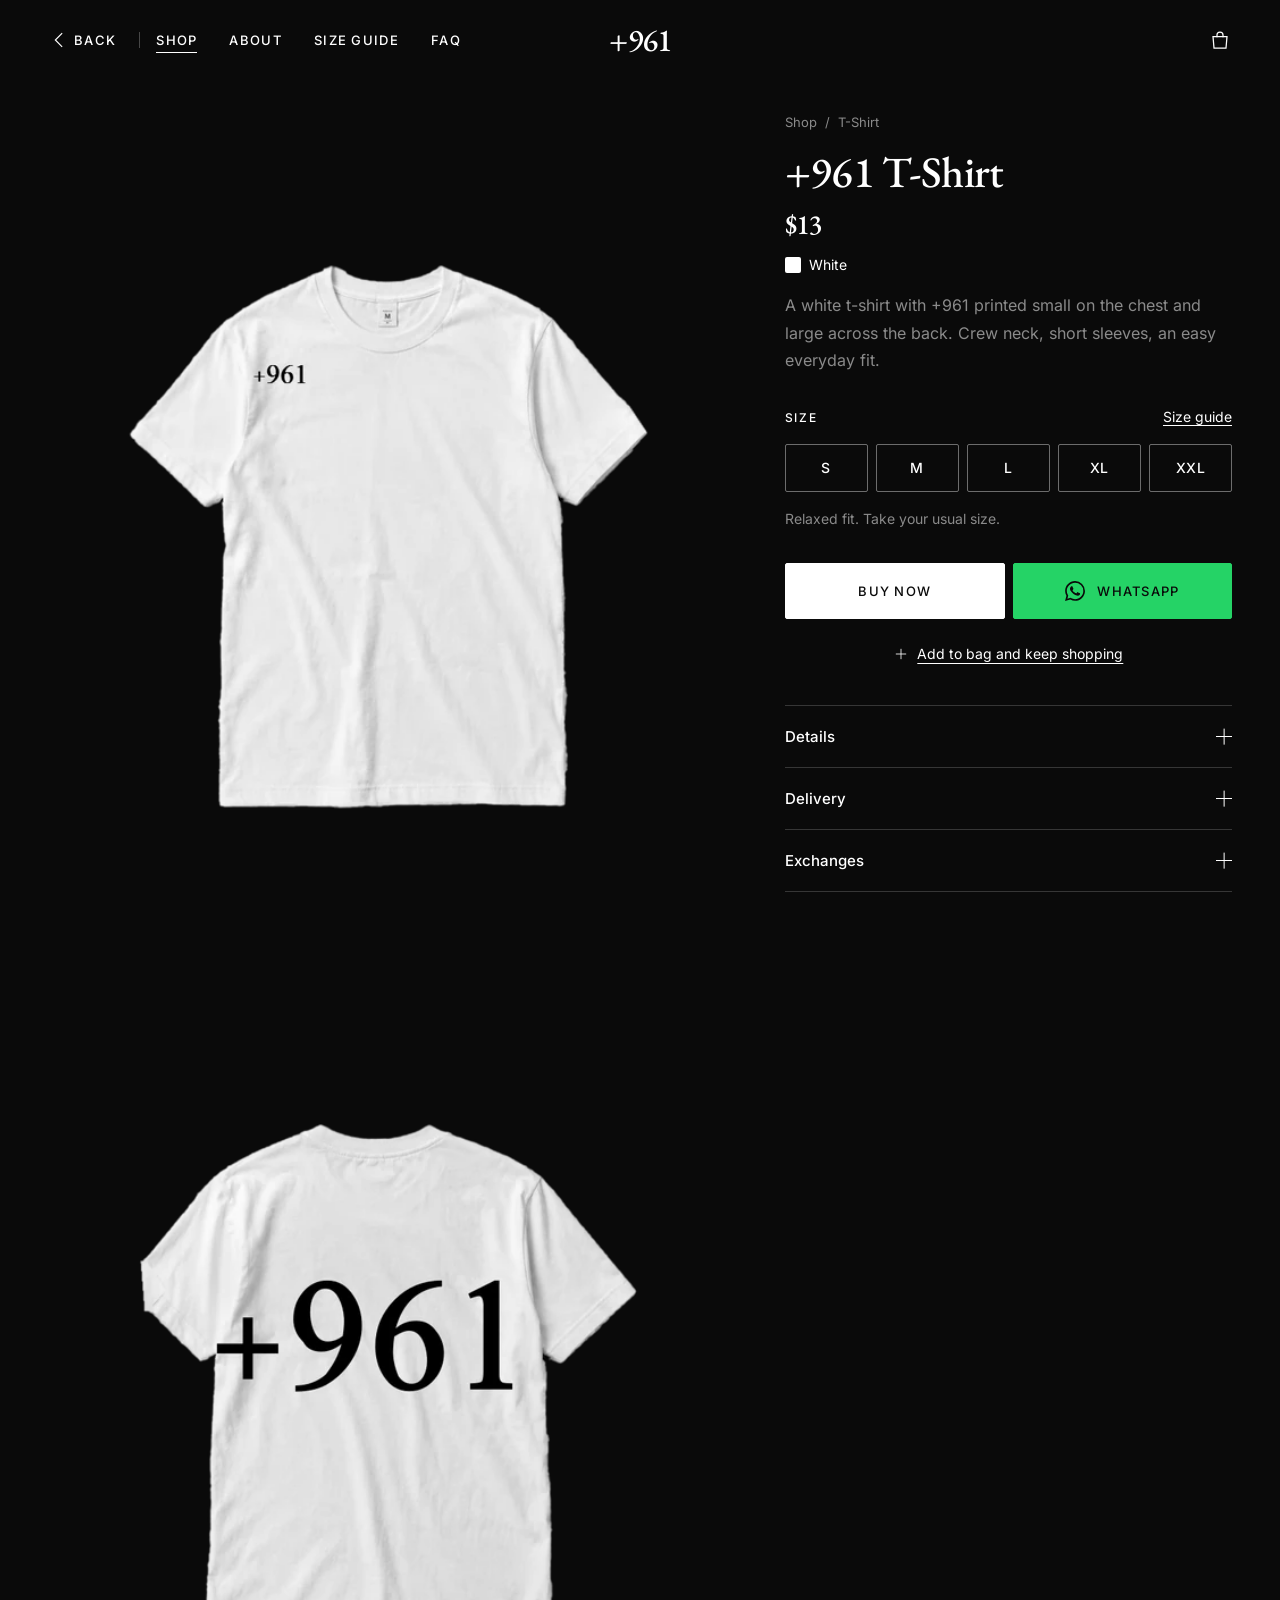
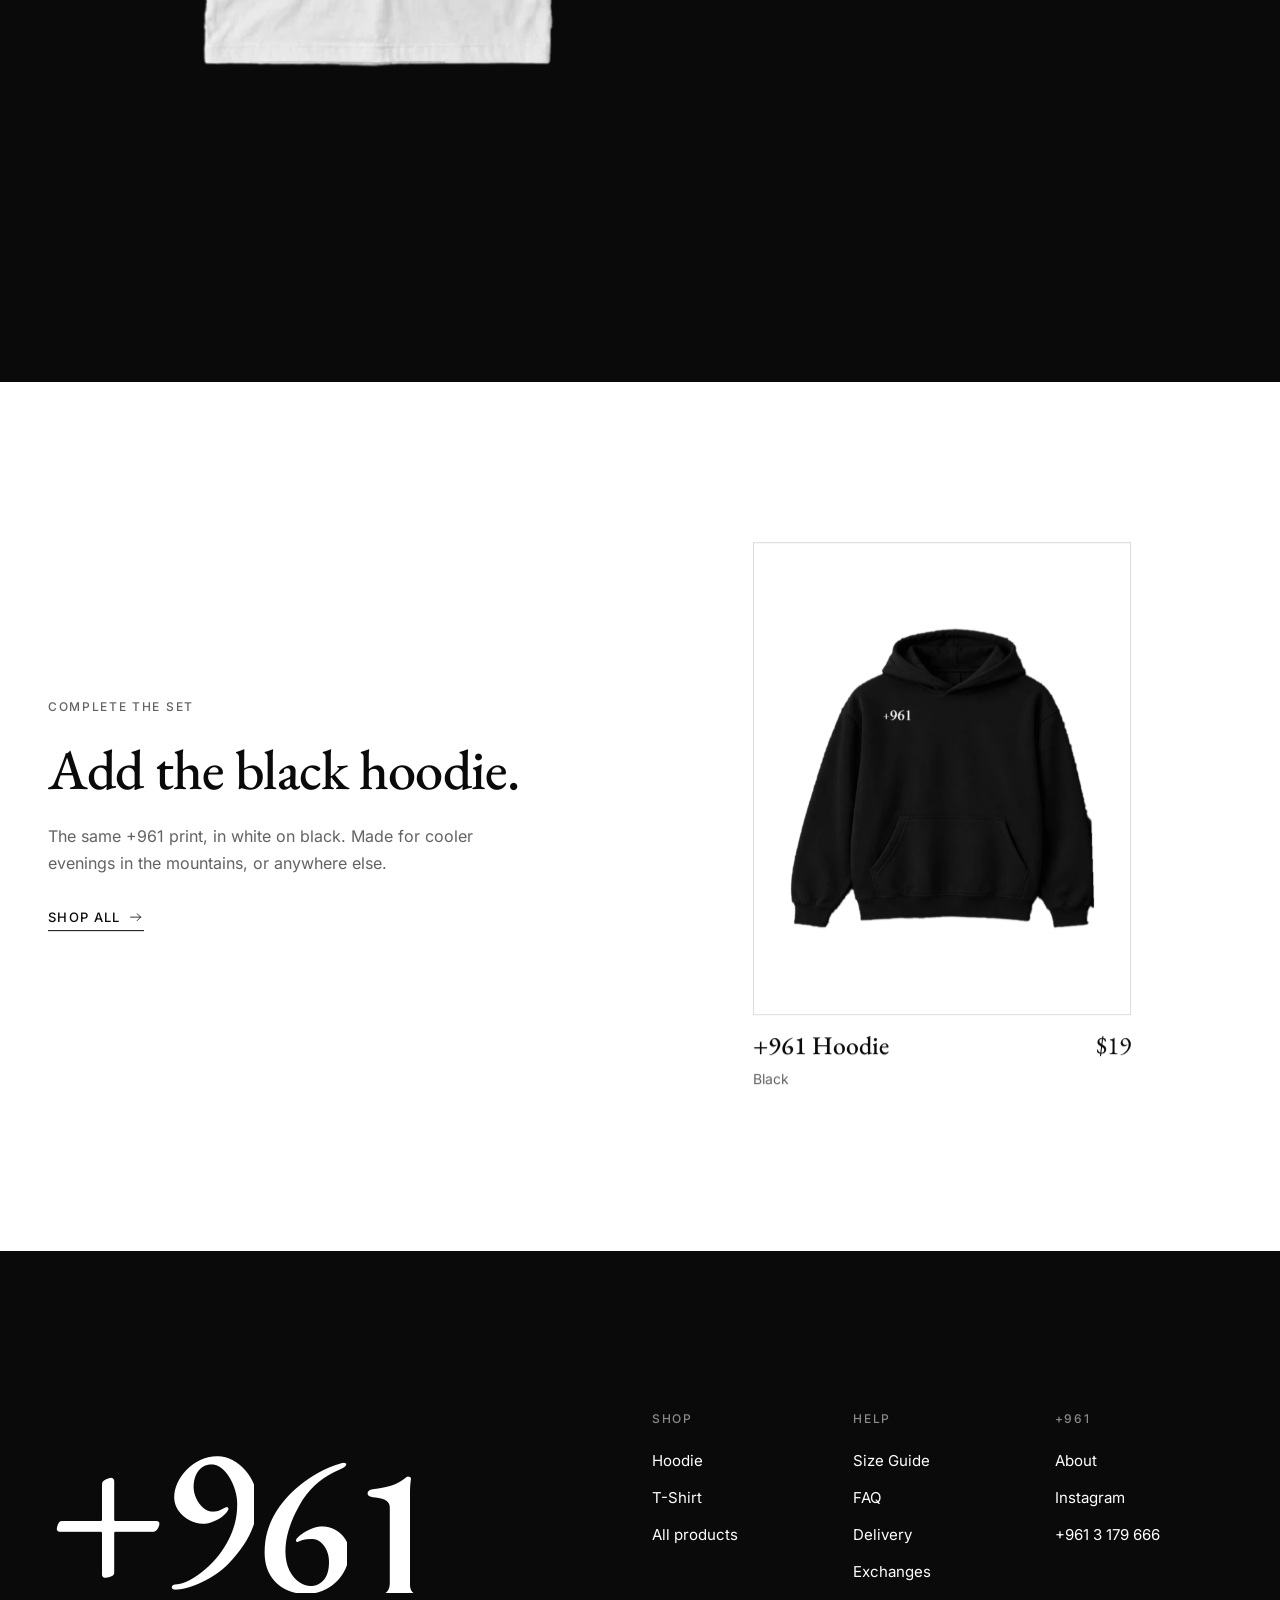
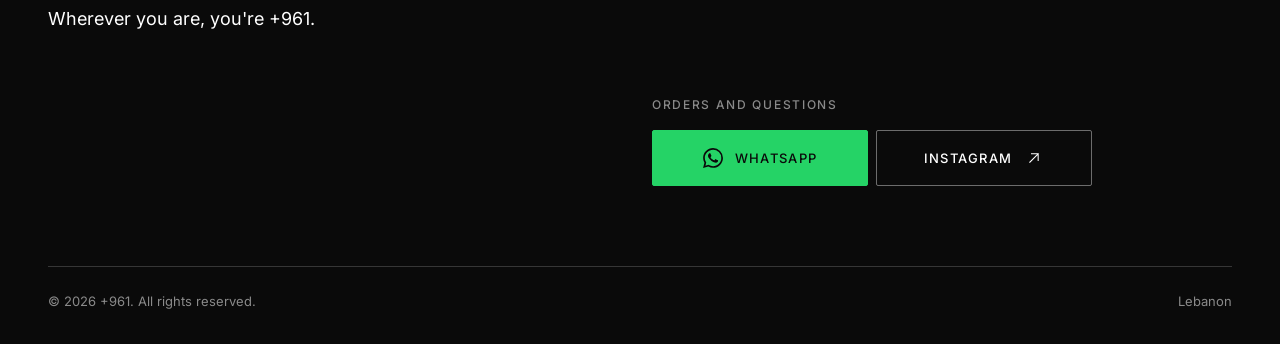
<file: t-shirt.html>
<!doctype html>
<html lang="en" data-page="t-shirt" data-template="product" data-build="203791c3">
<head>
  <meta charset="utf-8">
  <meta name="viewport" content="width=device-width, initial-scale=1, viewport-fit=cover">
  <title>+961 T-Shirt, White | +961 Lebanese Clothing Brand</title>
  
  <meta name="description" content="The +961 t-shirt in white, with +961 printed on the chest and across the back. $13, sizes S to XXL. Lebanon streetwear, ordered online or on WhatsApp.">
  
  <meta name="theme-color" content="#0A0A0A">
  <!-- Open Graph: once the site is live, replace each relative image path below with the full URL (https://yourdomain.com/assets/img/...) -->
  <meta property="og:site_name" content="+961">
  <meta property="og:type" content="product">
  <meta property="og:title" content="+961 T-Shirt, White | +961 Lebanese Clothing Brand">
  <meta property="og:description" content="The +961 t-shirt in white, with +961 printed on the chest and across the back. $13, sizes S to XXL. Lebanon streetwear, ordered online or on WhatsApp.">
  <meta property="og:image" content="assets/img/og-tshirt.jpg">
  <meta property="og:image:width" content="1200">
  <meta property="og:image:height" content="630">
  <meta property="og:image:alt" content="+961, a Lebanese clothing brand">
  <meta name="twitter:card" content="summary_large_image">
  <link rel="icon" type="image/png" sizes="32x32" href="assets/img/favicon-32.png">
  <link rel="apple-touch-icon" href="assets/img/apple-touch-icon.png">
  <link rel="preload" href="assets/fonts/inter-latin-400-normal.woff2" as="font" type="font/woff2" crossorigin>
  <link rel="preload" href="assets/fonts/eb-garamond-latin-500-normal.woff2" as="font" type="font/woff2" crossorigin>
  <link rel="stylesheet" href="assets/css/site.css?v=f5add309">
  <style>.is-entering .curtain{animation:curtain-safety 0s 2.5s forwards}@keyframes curtain-safety{to{visibility:hidden}}</style>
  <script>(function(){var d=document.documentElement;d.classList.add('js');try{var c=JSON.parse(localStorage.getItem('961-cart')||'[]');if(Array.isArray(c)&&c.length){d.classList.add('has-bag');d.style.setProperty('--bag-lines',c.length)}}catch(e){}try{if(!window.matchMedia('(prefers-reduced-motion: reduce)').matches&&!localStorage.getItem('961-intro'))d.classList.add('has-intro');if(sessionStorage.getItem('961-nav')){sessionStorage.removeItem('961-nav');d.classList.add('is-entering');}}catch(e){}})();</script>
  <script type="application/ld+json">{"@context":"https://schema.org","@type":"Product","name":"+961 T-Shirt","color":"White","brand":{"@type":"Brand","name":"+961"},"description":"A white t-shirt with +961 printed small on the chest and large across the back. Crew neck, short sleeves, an easy everyday fit.","image":["assets/img/tshirt-front-1000.webp","assets/img/tshirt-back-1000.webp"],"offers":{"@type":"Offer","price":"13","priceCurrency":"USD","availability":"https://schema.org/InStock","url":"t-shirt.html"}}</script>
</head>
<body>

  <a class="skip-link" href="#main">Skip to content</a>
  <header class="header" id="header" data-theme="light">
    <div class="header__bg" aria-hidden="true"></div>
    <div class="progress" aria-hidden="true"><span></span></div>
    <div class="wrap header__inner">
      <div class="header__left">
        <button class="icon-btn menu-toggle" type="button" aria-label="Open menu" aria-expanded="false" aria-controls="menu"><span class="burger" aria-hidden="true"><i></i><i></i></span></button>
        <a class="back-btn" href="shop.html" data-back aria-label="Back"><svg class="icon" viewBox="0 0 24 24" aria-hidden="true"><path d="M15 5l-7 7 7 7"/></svg><span class="back-btn__label" aria-hidden="true">Back</span></a>
        <nav class="nav" aria-label="Main">
          <a class="nav__link" href="shop.html" data-nav="shop">Shop</a>
          <a class="nav__link" href="about.html" data-nav="about">About</a>
          <a class="nav__link" href="size-guide.html" data-nav="size-guide">Size Guide</a>
          <a class="nav__link" href="faq.html" data-nav="faq">FAQ</a>
        </nav>
      </div>
      <a class="logo" href="index.html" aria-label="+961, home">+961</a>
      <div class="header__right">
        <button class="icon-btn cart-btn" type="button" data-cart-open aria-label="Open bag, 0 items" aria-controls="cart"><svg class="icon" viewBox="0 0 24 24" aria-hidden="true"><path d="M5 8.5h14l-1 11.5H6L5 8.5Z"/><path d="M9 8.5V7a3 3 0 0 1 6 0v1.5"/></svg><span class="cart-btn__count" data-cart-count aria-hidden="true"><span>0</span></span></button>
      </div>
    </div>
  </header>
  <main id="main" tabindex="-1" data-route="t-shirt" data-template="product">
    <section class="pdp" data-theme="dark" data-product="tshirt" aria-labelledby="pdp-title">
      <div class="wrap grid pdp__grid">
        <div class="pdp__gallery">
          <div class="pdp__slides" aria-label="+961 T-Shirt images"><div class="pdp__slide media tile--dark" >
              <img src="assets/img/tshirt-front-1000.webp" srcset="assets/img/tshirt-front-400.webp 400w, assets/img/tshirt-front-600.webp 600w, assets/img/tshirt-front-800.webp 800w, assets/img/tshirt-front-1000.webp 1000w, assets/img/tshirt-front-1200.webp 1200w, assets/img/tshirt-front-1500.webp 1500w" sizes="(min-width: 1024px) 33vw, (min-width: 768px) 50vw, 100vw" width="1000" height="1250" fetchpriority="high" decoding="async" alt="+961 T-Shirt in white, front view with a small black +961 print on the chest">
              <button type="button" data-zoom="0" data-cursor="Zoom" aria-label="Zoom into the front view"></button>
            </div><div class="pdp__slide media tile--dark" >
              <img src="assets/img/tshirt-back-1000.webp" srcset="assets/img/tshirt-back-400.webp 400w, assets/img/tshirt-back-600.webp 600w, assets/img/tshirt-back-800.webp 800w, assets/img/tshirt-back-1000.webp 1000w, assets/img/tshirt-back-1200.webp 1200w, assets/img/tshirt-back-1500.webp 1500w" sizes="(min-width: 1024px) 33vw, (min-width: 768px) 50vw, 100vw" width="1000" height="1250" loading="lazy" decoding="async" alt="+961 T-Shirt in white, back view with a large black +961 print across the back">
              <button type="button" data-zoom="1" data-cursor="Zoom" aria-label="Zoom into the back view"></button>
            </div></div>
          <div class="pdp__dots" aria-hidden="true"><span class="is-active"></span><span></span></div>
        </div>
        <div class="pdp__info">
          <div class="pdp__sticky pdp__info-inner">
            <div class="pdp__title-block" data-reveal>
              <nav class="crumbs" aria-label="Breadcrumb"><a href="shop.html">Shop</a><span aria-hidden="true">/</span><span aria-current="page">T-Shirt</span></nav>
              <h1 class="pdp__name" id="pdp-title">+961 T-Shirt</h1>
              <p class="price pdp__price">$13</p>
              <p class="pdp__colour"><span class="swatch swatch--white" aria-hidden="true"></span>White</p>
              <p class="pdp__desc muted" data-desc>A white t-shirt with +961 printed small on the chest and large across the back. Crew neck, short sleeves, an easy everyday fit.</p>
            </div>
            
            <fieldset class="sizes" data-reveal>
              <legend class="sr-only">Choose a size</legend>
              <div class="sizes__head">
                <span class="label" aria-hidden="true">Size</span>
                <button class="text-link small" type="button" data-open-size="tshirt">Size guide</button>
              </div>
              <div class="sizes__opts" data-size-group><div class="size-opt"><input type="radio" name="size" id="size-S" value="S"><label for="size-S">S</label></div><div class="size-opt"><input type="radio" name="size" id="size-M" value="M"><label for="size-M">M</label></div><div class="size-opt"><input type="radio" name="size" id="size-L" value="L"><label for="size-L">L</label></div><div class="size-opt"><input type="radio" name="size" id="size-XL" value="XL"><label for="size-XL">XL</label></div><div class="size-opt"><input type="radio" name="size" id="size-XXL" value="XXL"><label for="size-XXL">XXL</label></div></div>
              <p class="sizes__error" role="alert" hidden><svg class="icon" viewBox="0 0 24 24" aria-hidden="true" style="width:16px;height:16px"><circle cx="12" cy="12" r="9"/><path d="M12 7.5v6M12 16v.5"/></svg>Choose a size first.</p>
              <p class="small muted" data-placeholder>Relaxed fit. Take your usual size.</p>
            </fieldset>
            <div class="buy">
              <div class="btn-row buy-bar">
                <button class="btn" type="button" data-buy-now><span class="btn__label">Buy now</span><span class="btn__done" aria-hidden="true"><svg class="icon" viewBox="0 0 24 24" aria-hidden="true"><path d="M5 12.5l4.5 4.5L19 7.5"/></svg>Added</span></button>
                <a class="btn btn--wa " href="https://wa.me/9613179666?text=Hi%20%2B961%2C%20I'd%20like%20to%20order%20the%20White%20T-Shirt%20(%2413)." target="_blank" rel="noopener" data-wa-product><span class="btn__label"><svg class="icon icon--wa" viewBox="0 0 24 24" aria-hidden="true"><path d="M17.472 14.382c-.297-.149-1.758-.867-2.03-.967-.273-.099-.471-.148-.67.15-.197.297-.767.966-.94 1.164-.173.199-.347.223-.644.075-.297-.15-1.255-.463-2.39-1.475-.883-.788-1.48-1.761-1.653-2.059-.173-.297-.018-.458.13-.606.134-.133.298-.347.446-.52.149-.174.198-.298.298-.497.099-.198.05-.371-.025-.52-.075-.149-.669-1.612-.916-2.207-.242-.579-.487-.5-.669-.51-.173-.008-.371-.01-.57-.01-.198 0-.52.074-.792.372-.272.297-1.04 1.016-1.04 2.479 0 1.462 1.065 2.875 1.213 3.074.149.198 2.096 3.2 5.077 4.487.709.306 1.262.489 1.694.625.712.227 1.36.195 1.871.118.571-.085 1.758-.719 2.006-1.413.248-.694.248-1.289.173-1.413-.074-.124-.272-.198-.57-.347m-5.421 7.403h-.004a9.87 9.87 0 01-5.031-1.378l-.361-.214-3.741.982.998-3.648-.235-.374a9.86 9.86 0 01-1.51-5.26c.001-5.45 4.436-9.884 9.888-9.884 2.64 0 5.122 1.03 6.988 2.898a9.825 9.825 0 012.893 6.994c-.003 5.45-4.437 9.884-9.885 9.884m8.413-18.297A11.815 11.815 0 0012.05 0C5.495 0 .16 5.335.157 11.892c0 2.096.547 4.142 1.588 5.945L.057 24l6.305-1.654a11.882 11.882 0 005.683 1.448h.005c6.554 0 11.89-5.335 11.893-11.893a11.821 11.821 0 00-3.48-8.413Z"/></svg><span class="wa-long">Order on WhatsApp</span><span class="wa-short">WhatsApp</span></span></a>
              </div>
              <button class="buy__add" type="button" data-add><span class="buy__add-icon"><svg class="icon" viewBox="0 0 24 24" aria-hidden="true"><path d="M12 5v14M5 12h14"/></svg></span><span class="buy__add-label" aria-live="polite">Add to bag and keep shopping</span></button>
            </div>
            <div class="accs" data-reveal>
              <div class="acc">
                <button class="acc__btn" type="button" aria-expanded="false" aria-controls="acc-d" id="acc-d-btn">Details<span class="acc__icon" aria-hidden="true"></span></button>
                <div class="acc__panel" id="acc-d" role="region" aria-labelledby="acc-d-btn"><div class="acc__inner"><div class="acc__content"><ul><li data-print>+961 printed in black on the chest and across the back</li><li>Crew neck and short sleeves</li><li><span data-placeholder>100% cotton jersey</span></li><li><span data-placeholder>Machine wash cold, inside out. Do not iron the print.</span></li></ul></div></div></div>
              </div>
              <div class="acc">
                <button class="acc__btn" type="button" aria-expanded="false" aria-controls="acc-v" id="acc-v-btn">Delivery<span class="acc__icon" aria-hidden="true"></span></button>
                <div class="acc__panel" id="acc-v" role="region" aria-labelledby="acc-v-btn"><div class="acc__inner"><div class="acc__content"><p data-placeholder>Delivered across Lebanon in 2 to 4 working days. Delivery is $4 anywhere in Lebanon, and cash on delivery is available.</p><p data-placeholder>Outside Lebanon, we confirm the shipping cost and delivery time with you before you pay.</p></div></div></div>
              </div>
              <div class="acc">
                <button class="acc__btn" type="button" aria-expanded="false" aria-controls="acc-x" id="acc-x-btn">Exchanges<span class="acc__icon" aria-hidden="true"></span></button>
                <div class="acc__panel" id="acc-x" role="region" aria-labelledby="acc-x-btn"><div class="acc__inner"><div class="acc__content"><p data-placeholder>Need a different size? Message us on WhatsApp within 7 days of delivery. Items must be unworn and unwashed, with the original packaging.</p><p><a class="text-link" href="faq.html#exchanges">Read the full exchange policy</a></p></div></div></div>
              </div>
            </div>
          </div>
        </div>
      </div>
    </section>

    <section class="section" data-theme="light" aria-labelledby="pair-title">
      <div class="wrap grid pair">
        <div class="pair__text">
          <p class="label muted" data-reveal>Complete the set</p>
          <h2 class="h2" id="pair-title" data-split>Add the black hoodie.</h2>
          <p class="body muted" data-reveal>The same +961 print, in white on black. Made for cooler evenings in the mountains, or anywhere else.</p>
          <a class="link" href="shop.html" data-reveal>Shop all <svg class="icon" viewBox="0 0 24 24" aria-hidden="true"><path d="M4 12h15M14 7l5 5-5 5"/></svg></a>
        </div>
        <div class="pair__card cards" data-reveal-group><article class="card" data-reveal-item>
          <a class="card__link" href="hoodie.html" aria-label="+961 Hoodie $19 Black">
            <div class="card__media media tile--light" data-mask data-cursor="View">
              <div class="mask__in"><div class="mask__img">
                <img class="card__img card__img--front" src="assets/img/hoodie-front-600.webp" srcset="assets/img/hoodie-front-400.webp 400w, assets/img/hoodie-front-600.webp 600w, assets/img/hoodie-front-800.webp 800w, assets/img/hoodie-front-1000.webp 1000w, assets/img/hoodie-front-1200.webp 1200w, assets/img/hoodie-front-1500.webp 1500w" sizes="(min-width: 1024px) 40vw, 50vw" width="1000" height="1250" loading="lazy" decoding="async" alt="+961 Hoodie in black, front view with a small white +961 print on the chest">
                <img class="card__img card__img--back" src="assets/img/hoodie-back-600.webp" srcset="assets/img/hoodie-back-400.webp 400w, assets/img/hoodie-back-600.webp 600w, assets/img/hoodie-back-800.webp 800w, assets/img/hoodie-back-1000.webp 1000w, assets/img/hoodie-back-1200.webp 1200w, assets/img/hoodie-back-1500.webp 1500w" sizes="(min-width: 1024px) 40vw, 50vw" width="1000" height="1250" loading="lazy" decoding="async" alt="+961 Hoodie in black, back view with a large white +961 print across the back">
              </div></div>
            </div>
            <div class="card__info">
              <h3 class="card__name">+961 Hoodie</h3>
              <p class="card__price">$19</p>
            </div>
            <p class="card__meta"><span>Black</span><span class="card__view" aria-hidden="true">View</span></p>
          </a>
        </article></div>
      </div>
    </section>
  </main>

  <footer class="footer" data-theme="dark" data-fab-avoid>
    <div class="wrap">
      <div class="grid footer__top">
        <div class="footer__brand">
          <a class="footer__logo" href="index.html" aria-label="+961, home">+961</a>
          <p class="lead">Wherever you are, you're +961.</p>
        </div>
        <div class="footer__cols">
          <div class="footer__col"><p class="label">Shop</p><a href="hoodie.html">Hoodie</a><a href="t-shirt.html">T-Shirt</a><a href="shop.html">All products</a></div>
          <div class="footer__col"><p class="label">Help</p><a href="size-guide.html">Size Guide</a><a href="faq.html">FAQ</a><a href="faq.html#delivery">Delivery</a><a href="faq.html#exchanges">Exchanges</a></div>
          <div class="footer__col"><p class="label">+961</p><a href="about.html">About</a><a href="https://www.instagram.com/961o.fficial/" target="_blank" rel="noopener">Instagram</a><a href="tel:+9613179666">+961 3 179 666</a></div>
        </div>
        <div class="footer__contact">
          <p class="label muted">Orders and questions</p>
          <div class="btn-row">
            <a class="btn btn--wa " href="https://wa.me/9613179666?text=Hi%20%2B961%2C%20I%20have%20a%20question." target="_blank" rel="noopener" ><span class="btn__label"><svg class="icon icon--wa" viewBox="0 0 24 24" aria-hidden="true"><path d="M17.472 14.382c-.297-.149-1.758-.867-2.03-.967-.273-.099-.471-.148-.67.15-.197.297-.767.966-.94 1.164-.173.199-.347.223-.644.075-.297-.15-1.255-.463-2.39-1.475-.883-.788-1.48-1.761-1.653-2.059-.173-.297-.018-.458.13-.606.134-.133.298-.347.446-.52.149-.174.198-.298.298-.497.099-.198.05-.371-.025-.52-.075-.149-.669-1.612-.916-2.207-.242-.579-.487-.5-.669-.51-.173-.008-.371-.01-.57-.01-.198 0-.52.074-.792.372-.272.297-1.04 1.016-1.04 2.479 0 1.462 1.065 2.875 1.213 3.074.149.198 2.096 3.2 5.077 4.487.709.306 1.262.489 1.694.625.712.227 1.36.195 1.871.118.571-.085 1.758-.719 2.006-1.413.248-.694.248-1.289.173-1.413-.074-.124-.272-.198-.57-.347m-5.421 7.403h-.004a9.87 9.87 0 01-5.031-1.378l-.361-.214-3.741.982.998-3.648-.235-.374a9.86 9.86 0 01-1.51-5.26c.001-5.45 4.436-9.884 9.888-9.884 2.64 0 5.122 1.03 6.988 2.898a9.825 9.825 0 012.893 6.994c-.003 5.45-4.437 9.884-9.885 9.884m8.413-18.297A11.815 11.815 0 0012.05 0C5.495 0 .16 5.335.157 11.892c0 2.096.547 4.142 1.588 5.945L.057 24l6.305-1.654a11.882 11.882 0 005.683 1.448h.005c6.554 0 11.89-5.335 11.893-11.893a11.821 11.821 0 00-3.48-8.413Z"/></svg><span class="wa-long">WhatsApp</span><span class="wa-short">WhatsApp</span></span></a>
            <a class="btn btn--outline " href="https://www.instagram.com/961o.fficial/" target="_blank" rel="noopener" aria-label="+961 official on Instagram"><span class="btn__label">Instagram <svg class="icon" viewBox="0 0 24 24" aria-hidden="true"><path d="M7 17L17 7M9 7h8v8"/></svg></span></a>
          </div>
        </div>
      </div>
      <div class="footer__bottom"><p>© 2026 +961. All rights reserved.</p><p>Lebanon</p></div>
    </div>
  </footer>

  <div class="menu" id="menu" data-theme="dark" aria-hidden="true" aria-label="Menu">
    <div class="wrap menu__inner">
      <ul class="menu__links">
        <li class="menu__link"><a href="shop.html">Shop</a></li>
        <li class="menu__link"><a href="about.html">About</a></li>
        <li class="menu__link"><a href="size-guide.html">Size Guide</a></li>
        <li class="menu__link"><a href="faq.html">FAQ</a></li>
      </ul>
      <div class="menu__foot">
        <p class="lead">Wherever you are, you're +961.</p>
        <div class="btn-row">
          <a class="btn btn--wa " href="https://wa.me/9613179666?text=Hi%20%2B961%2C%20I%20have%20a%20question." target="_blank" rel="noopener" ><span class="btn__label"><svg class="icon icon--wa" viewBox="0 0 24 24" aria-hidden="true"><path d="M17.472 14.382c-.297-.149-1.758-.867-2.03-.967-.273-.099-.471-.148-.67.15-.197.297-.767.966-.94 1.164-.173.199-.347.223-.644.075-.297-.15-1.255-.463-2.39-1.475-.883-.788-1.48-1.761-1.653-2.059-.173-.297-.018-.458.13-.606.134-.133.298-.347.446-.52.149-.174.198-.298.298-.497.099-.198.05-.371-.025-.52-.075-.149-.669-1.612-.916-2.207-.242-.579-.487-.5-.669-.51-.173-.008-.371-.01-.57-.01-.198 0-.52.074-.792.372-.272.297-1.04 1.016-1.04 2.479 0 1.462 1.065 2.875 1.213 3.074.149.198 2.096 3.2 5.077 4.487.709.306 1.262.489 1.694.625.712.227 1.36.195 1.871.118.571-.085 1.758-.719 2.006-1.413.248-.694.248-1.289.173-1.413-.074-.124-.272-.198-.57-.347m-5.421 7.403h-.004a9.87 9.87 0 01-5.031-1.378l-.361-.214-3.741.982.998-3.648-.235-.374a9.86 9.86 0 01-1.51-5.26c.001-5.45 4.436-9.884 9.888-9.884 2.64 0 5.122 1.03 6.988 2.898a9.825 9.825 0 012.893 6.994c-.003 5.45-4.437 9.884-9.885 9.884m8.413-18.297A11.815 11.815 0 0012.05 0C5.495 0 .16 5.335.157 11.892c0 2.096.547 4.142 1.588 5.945L.057 24l6.305-1.654a11.882 11.882 0 005.683 1.448h.005c6.554 0 11.89-5.335 11.893-11.893a11.821 11.821 0 00-3.48-8.413Z"/></svg><span class="wa-long">WhatsApp</span><span class="wa-short">WhatsApp</span></span></a>
          <a class="btn btn--outline " href="https://www.instagram.com/961o.fficial/" target="_blank" rel="noopener" aria-label="+961 official on Instagram"><span class="btn__label">Instagram <svg class="icon" viewBox="0 0 24 24" aria-hidden="true"><path d="M7 17L17 7M9 7h8v8"/></svg></span></a>
        </div>
        <a class="small muted" href="tel:+9613179666">+961 3 179 666</a>
      </div>
    </div>
  </div>

  <div class="scrim" aria-hidden="true"></div>
  <aside class="drawer" id="cart" data-theme="light" role="dialog" aria-modal="true" aria-labelledby="cart-title" aria-hidden="true">
    <div class="drawer__head">
      <h2 class="drawer__title" id="cart-title">Bag <span data-cart-title-count></span></h2>
      <button class="icon-btn" type="button" data-cart-close aria-label="Close bag"><svg class="icon" viewBox="0 0 24 24" aria-hidden="true"><path d="M6 6l12 12M18 6L6 18"/></svg></button>
    </div>
    <div class="drawer__body" data-lenis-prevent>
      <div class="drawer__empty" data-cart-empty>
        <p class="h3">Your bag is empty.</p>
        <p class="small muted">The hoodie and the t-shirt are both in the shop.</p>
        <a class="btn" href="shop.html"><span class="btn__label">Shop the collection</span></a>
      </div>
      <ul class="lines" data-cart-lines hidden></ul>
    </div>
    <div class="drawer__foot" data-cart-foot hidden>
      <div class="drawer__row"><span>Subtotal</span><span class="price" data-cart-subtotal>$0</span></div>
      <p class="small muted">Delivery is added at checkout.</p>
      <div class="btn-row">
        <a class="btn" href="checkout.html"><span class="btn__label">Checkout</span></a>
        <a class="btn btn--wa " href="https://wa.me/9613179666?text=Hi%20%2B961%2C%20I'd%20like%20to%20place%20an%20order." target="_blank" rel="noopener" data-cart-wa><span class="btn__label"><svg class="icon icon--wa" viewBox="0 0 24 24" aria-hidden="true"><path d="M17.472 14.382c-.297-.149-1.758-.867-2.03-.967-.273-.099-.471-.148-.67.15-.197.297-.767.966-.94 1.164-.173.199-.347.223-.644.075-.297-.15-1.255-.463-2.39-1.475-.883-.788-1.48-1.761-1.653-2.059-.173-.297-.018-.458.13-.606.134-.133.298-.347.446-.52.149-.174.198-.298.298-.497.099-.198.05-.371-.025-.52-.075-.149-.669-1.612-.916-2.207-.242-.579-.487-.5-.669-.51-.173-.008-.371-.01-.57-.01-.198 0-.52.074-.792.372-.272.297-1.04 1.016-1.04 2.479 0 1.462 1.065 2.875 1.213 3.074.149.198 2.096 3.2 5.077 4.487.709.306 1.262.489 1.694.625.712.227 1.36.195 1.871.118.571-.085 1.758-.719 2.006-1.413.248-.694.248-1.289.173-1.413-.074-.124-.272-.198-.57-.347m-5.421 7.403h-.004a9.87 9.87 0 01-5.031-1.378l-.361-.214-3.741.982.998-3.648-.235-.374a9.86 9.86 0 01-1.51-5.26c.001-5.45 4.436-9.884 9.888-9.884 2.64 0 5.122 1.03 6.988 2.898a9.825 9.825 0 012.893 6.994c-.003 5.45-4.437 9.884-9.885 9.884m8.413-18.297A11.815 11.815 0 0012.05 0C5.495 0 .16 5.335.157 11.892c0 2.096.547 4.142 1.588 5.945L.057 24l6.305-1.654a11.882 11.882 0 005.683 1.448h.005c6.554 0 11.89-5.335 11.893-11.893a11.821 11.821 0 00-3.48-8.413Z"/></svg><span class="wa-long">Order on WhatsApp</span><span class="wa-short">WhatsApp</span></span></a>
      </div>
    </div>
  </aside>

  <div class="modal" id="size-modal" role="dialog" aria-modal="true" aria-labelledby="size-modal-title" aria-hidden="true">
    <div class="modal__backdrop" data-modal-close></div>
    <div class="modal__panel" data-theme="light" data-lenis-prevent>
      <div class="modal__head">
        <h2 class="h3" id="size-modal-title">Size guide</h2>
        <button class="icon-btn modal__close" type="button" data-modal-close aria-label="Close size guide"><svg class="icon" viewBox="0 0 24 24" aria-hidden="true"><path d="M6 6l12 12M18 6L6 18"/></svg></button>
      </div>
      <div class="tabs" role="tablist" aria-label="Product">
        <button class="tab" type="button" role="tab" data-tab="hoodie" aria-selected="true" aria-controls="sg-hoodie" id="sg-tab-hoodie">Hoodie</button>
        <button class="tab" type="button" role="tab" data-tab="tshirt" aria-selected="false" aria-controls="sg-tshirt" id="sg-tab-tshirt" tabindex="-1">T-Shirt</button>
      </div>
      <div id="sg-hoodie" role="tabpanel" aria-labelledby="sg-tab-hoodie"><div class="chart" data-chart="hoodie"><div class="chart__in">
            <figure class="chart__figure"><svg class="diagram diagram--hoodie" viewBox="2 0 572 410" role="img" aria-label="Drawing of the +961 hoodie laid flat. 1 is the length, from the centre of the back neckline down to the hem. 2 is the chest width, straight across from armpit to armpit. 3 is the shoulder width, between the two shoulder seams. 4 is the sleeve length, from the shoulder seam to the end of the cuff." focusable="false">
  <path class="dg-out" d="M244 68C248 50 252 38 262 28C280 12 300 8 320 8C340 8 360 12 378 28C388 38 392 50 396 68C412 74 426 82 435 92C454 112 468 150 482 200C496 250 512 310 518 372L516 400L474 402C468 396 464 388 460 381C454 372 446 360 438 352C433 352 429 358 428 367L425 398Q320 393 215 398L212 367C211 358 207 352 202 352C194 360 186 372 180 381C176 388 172 396 166 402L124 400L122 372C128 310 144 250 158 200C172 150 186 112 205 92C214 82 228 74 244 68Z"/>
  <path class="dg-line" d="M274 102C272 80 270 56 280 40C290 26 304 22 320 22C336 22 350 26 360 40C370 56 368 80 366 102L320 118Z"/>
  <path class="dg-line" d="M205 94C207 180 208 280 210 352M435 94C433 180 432 280 430 352M212 367H428M122 372C140 374 160 377 179 381M518 372C500 374 480 377 461 381"/>
  <path class="dg-line" d="M250 260H390C406 280 416 312 418 352H222C224 312 234 280 250 260Z"/>
  <path class="dg-stitch" d="M216 375H424M126 381C142 383 158 385 174 389M514 381C498 383 482 385 466 389M257 268H383"/>
  <path class="dg-line" d="M312 120L328 127M312 127L328 120M313 126L307 186M327 126L333 186"/>
  <path class="dg-tip" d="M307 186L306.4 196M333 186L333.6 196"/>
  <g class="dg-m" data-m="1"><path class="dg-ext" d="M52 72H244M52 398H215"/><path class="dg-arrow" d="M44 78.3L44 391.7"/><path class="dg-head" d="M44 398L40 389L48 389ZM44 72L40 81L48 81Z"/><g class="dg-num"><circle cx="20" cy="235" r="18"/><text x="20" y="235">1</text></g></g>
  <g class="dg-m" data-m="3"><path class="dg-arrow" d="M211.3 92L428.7 92"/><path class="dg-head" d="M435 92L426 96L426 88ZM205 92L214 96L214 88Z"/><g class="dg-num"><circle cx="320" cy="66" r="18"/><text x="320" y="66">3</text></g></g>
  <g class="dg-m" data-m="2"><path class="dg-arrow" d="M218.3 166L421.7 166"/><path class="dg-head" d="M428 166L419 170L419 162ZM212 166L221 170L221 162Z"/><g class="dg-num"><circle cx="320" cy="146" r="18"/><text x="320" y="146">2</text></g></g>
  <g class="dg-m" data-m="4"><path class="dg-ext" d="M438 91L463 85M519 401L553 393"/><path class="dg-arrow" d="M467.8 90L554.2 385"/><path class="dg-head" d="M556 391L549.6 383.5L557.3 381.2ZM466 84L464.7 93.8L472.4 91.5Z"/><g class="dg-num"><circle cx="533" cy="236" r="18"/><text x="533" y="236">4</text></g></g>
</svg></figure>
            <ol class="chart__key" aria-label="How to measure the +961 Hoodie"><li data-m="1"><span class="m-num" aria-hidden="true">1</span><p><strong>Length</strong>From the centre of the back neckline straight down to the hem.</p></li><li data-m="2"><span class="m-num" aria-hidden="true">2</span><p><strong>Chest width</strong>Measured flat across the front, from armpit to armpit.</p></li><li data-m="3"><span class="m-num" aria-hidden="true">3</span><p><strong>Shoulder width</strong>Distance between the two shoulder seams.</p></li><li data-m="4"><span class="m-num" aria-hidden="true">4</span><p><strong>Sleeve length</strong>From the shoulder seam to the end of the cuff.</p></li></ol>
            <div class="chart__tables">
              <div class="chart__table"><p class="chart__sub" aria-hidden="true">Measurements in cm</p><div class="table-wrap"><table class="size-table">
            <caption class="sr-only">+961 Hoodie measurements in centimeters</caption>
            <thead><tr><th scope="col">Size</th><th scope="col" data-m="1"><span class="m-num" aria-hidden="true">1</span><span class="m-lab">Length</span></th><th scope="col" data-m="2"><span class="m-num" aria-hidden="true">2</span><span class="m-lab">Chest</span></th><th scope="col" data-m="3"><span class="m-num" aria-hidden="true">3</span><span class="m-lab">Shoulder</span></th><th scope="col" data-m="4"><span class="m-num" aria-hidden="true">4</span><span class="m-lab">Sleeve</span></th></tr></thead>
            <tbody><tr><th scope="row">S</th><td data-m="1">67</td><td data-m="2">60</td><td data-m="3">59</td><td data-m="4">54.5</td></tr><tr><th scope="row">M</th><td data-m="1">69</td><td data-m="2">62</td><td data-m="3">61</td><td data-m="4">55.3</td></tr><tr><th scope="row">L</th><td data-m="1">71</td><td data-m="2">64</td><td data-m="3">63</td><td data-m="4">56.1</td></tr><tr><th scope="row">XL</th><td data-m="1">73</td><td data-m="2">66</td><td data-m="3">65</td><td data-m="4">56.9</td></tr><tr><th scope="row">XXL</th><td data-m="1">75</td><td data-m="2">68</td><td data-m="3">67</td><td data-m="4">57.6</td></tr></tbody>
          </table></div></div>
              
            </div>
          </div></div></div>
      <div id="sg-tshirt" role="tabpanel" aria-labelledby="sg-tab-tshirt" hidden><div class="chart" data-chart="tshirt"><div class="chart__in">
            <figure class="chart__figure"><svg class="diagram diagram--tshirt" viewBox="6 0 404 446" role="img" aria-label="Drawing of the +961 t-shirt laid flat. 1 is the length, from the centre of the back neckline down to the hem. 2 is the chest width, straight across from armpit to armpit. 3 is the shoulder width, between the two shoulder seams. 4 is the sleeve length, from the shoulder seam to the sleeve opening." focusable="false">
  <path class="dg-out" d="M152 56C130 64 104 78 86 95L18 176L66 223Q72 228 80 227Q83 230 82 238L80 432Q200 440 320 432L318 238Q317 230 320 227Q328 228 334 223L382 176L314 95C296 78 270 64 248 56Q200 78 152 56Z"/>
  <path class="dg-out" d="M152 56Q200 106 248 56"/>
  <path class="dg-soft" d="M160 60Q200 122 240 60"/>
  <path class="dg-line" d="M86 95Q90 160 80 226M314 95Q310 160 320 226"/>
  <path class="dg-stitch" d="M27 166L75 213M373 166L325 213M86 424L314 424"/>
  <g class="dg-m" data-m="3"><path class="dg-ext" d="M86 46V90M314 46V90"/><path class="dg-arrow" d="M92.3 38L307.7 38"/><path class="dg-head" d="M314 38L305 42L305 34ZM86 38L95 42L95 34Z"/><g class="dg-num"><circle cx="200" cy="16" r="14"/><text x="200" y="16">3</text></g></g>
  <g class="dg-m" data-m="4"><path class="dg-ext" d="M317 92L328 83M385 173L396 164"/><path class="dg-arrow" d="M335.1 85.8L394.9 157.2"/><path class="dg-head" d="M399 162L390.1 157.7L396.3 152.5ZM331 81L333.7 90.5L339.9 85.3Z"/><g class="dg-num"><circle cx="381" cy="107" r="14"/><text x="381" y="107">4</text></g></g>
  <g class="dg-m" data-m="1"><path class="dg-arrow" d="M200 74.3L200 427.7"/><path class="dg-head" d="M200 434L196 425L204 425ZM200 68L196 77L204 77Z"/><g class="dg-num"><circle cx="222" cy="300" r="14"/><text x="222" y="300">1</text></g></g>
  <g class="dg-m" data-m="2"><path class="dg-arrow" d="M88.3 244L311.7 244"/><path class="dg-head" d="M318 244L309 248L309 240ZM82 244L91 248L91 240Z"/><g class="dg-num"><circle cx="268" cy="223" r="14"/><text x="268" y="223">2</text></g></g>
</svg></figure>
            <ol class="chart__key" aria-label="How to measure the +961 T-Shirt"><li data-m="1"><span class="m-num" aria-hidden="true">1</span><p><strong>Length</strong>From the centre of the back neckline straight down to the hem.</p></li><li data-m="2"><span class="m-num" aria-hidden="true">2</span><p><strong>Chest width</strong>Measured flat across the front, from armpit to armpit.</p></li><li data-m="3"><span class="m-num" aria-hidden="true">3</span><p><strong>Shoulder width</strong>Distance between the two shoulder seams.</p></li><li data-m="4"><span class="m-num" aria-hidden="true">4</span><p><strong>Sleeve length</strong>From the shoulder seam to the sleeve opening.</p></li></ol>
            <div class="chart__tables">
              <div class="chart__table"><p class="chart__sub" aria-hidden="true">Measurements in cm</p><div class="table-wrap"><table class="size-table">
            <caption class="sr-only">+961 T-Shirt measurements in centimeters</caption>
            <thead><tr><th scope="col">Size</th><th scope="col" data-m="1"><span class="m-num" aria-hidden="true">1</span><span class="m-lab">Length</span></th><th scope="col" data-m="2"><span class="m-num" aria-hidden="true">2</span><span class="m-lab">Chest</span></th><th scope="col" data-m="3"><span class="m-num" aria-hidden="true">3</span><span class="m-lab">Shoulder</span></th><th scope="col" data-m="4"><span class="m-num" aria-hidden="true">4</span><span class="m-lab">Sleeve</span></th></tr></thead>
            <tbody><tr><th scope="row">S</th><td data-m="1">69</td><td data-m="2">53</td><td data-m="3">53.5</td><td data-m="4">20.5</td></tr><tr><th scope="row">M</th><td data-m="1">71.5</td><td data-m="2">55.5</td><td data-m="3">55.5</td><td data-m="4">21</td></tr><tr><th scope="row">L</th><td data-m="1">74</td><td data-m="2">58</td><td data-m="3">57.5</td><td data-m="4">21.5</td></tr><tr><th scope="row">XL</th><td data-m="1">76.5</td><td data-m="2">60.5</td><td data-m="3">59.5</td><td data-m="4">22</td></tr><tr><th scope="row">XXL</th><td data-m="1">79</td><td data-m="2">63</td><td data-m="3">61.5</td><td data-m="4">22.5</td></tr></tbody>
          </table></div></div>
              <div class="chart__table"><p class="chart__sub" aria-hidden="true">Your height and weight</p><div class="table-wrap"><table class="size-table size-table--fit">
            <caption class="sr-only">Height and weight each +961 T-Shirt size is made for</caption>
            <thead><tr><th scope="col">Size</th><th scope="col"><span class="m-lab">Height</span></th><th scope="col"><span class="m-lab">Weight</span></th></tr></thead>
            <tbody><tr><th scope="row">S</th><td>155–165 cm</td><td>45–52.5 kg</td></tr><tr><th scope="row">M</th><td>165–170 cm</td><td>52.5–60 kg</td></tr><tr><th scope="row">L</th><td>170–175 cm</td><td>60–67.5 kg</td></tr><tr><th scope="row">XL</th><td>175–180 cm</td><td>67.5–75 kg</td></tr><tr><th scope="row">XXL</th><td>180–185 cm</td><td>75–82.5 kg</td></tr></tbody>
          </table></div></div>
            </div>
          </div></div></div>
      <div class="modal__foot">
        <p class="small muted">Measured by hand with the garment laid flat, so allow 1 to 3 cm either way.</p>
        <a class="link" href="size-guide.html">Full size guide <svg class="icon" viewBox="0 0 24 24" aria-hidden="true"><path d="M4 12h15M14 7l5 5-5 5"/></svg></a>
      </div>
    </div>
  </div>

  <div class="modal quiz" id="quiz" role="dialog" aria-modal="true" aria-labelledby="quiz-title" aria-hidden="true">
    <div class="modal__backdrop" data-quiz-close></div>
    <div class="modal__panel quiz__panel" data-theme="light" data-lenis-prevent>
      <div class="modal__head">
        <p class="label muted" id="quiz-title">Find your +961</p>
        <button class="icon-btn modal__close" type="button" data-quiz-close aria-label="Close the quiz"><svg class="icon" viewBox="0 0 24 24" aria-hidden="true"><path d="M6 6l12 12M18 6L6 18"/></svg></button>
      </div>
      <div class="quiz__body" data-quiz-body></div>
    </div>
  </div>

  <div class="lightbox" id="lightbox" data-theme="light" role="dialog" aria-modal="true" aria-label="Product images" aria-hidden="true">
    <div class="wrap lightbox__bar">
      <span class="lightbox__count" aria-live="polite">1 / 2</span>
      <button class="icon-btn" type="button" data-lb-close aria-label="Close images" style="margin-right:-12px"><svg class="icon" viewBox="0 0 24 24" aria-hidden="true"><path d="M6 6l12 12M18 6L6 18"/></svg></button>
    </div>
    <div class="lightbox__stage"><img class="lightbox__img" alt="" width="1000" height="1250" decoding="async"></div>
    <div class="lightbox__nav">
      <button class="icon-btn" type="button" data-lb-prev aria-label="Previous image"><svg class="icon" viewBox="0 0 24 24" aria-hidden="true"><path d="M15 5l-7 7 7 7"/></svg></button>
      <span class="small muted">Tap to zoom</span>
      <button class="icon-btn" type="button" data-lb-next aria-label="Next image"><svg class="icon" viewBox="0 0 24 24" aria-hidden="true"><path d="M9 5l7 7-7 7"/></svg></button>
    </div>
  </div>

  <a class="fab" href="https://wa.me/9613179666?text=Hi%20%2B961%2C%20I%20have%20a%20question." target="_blank" rel="noopener" aria-label="Chat with +961 on WhatsApp"><svg class="icon icon--wa" viewBox="0 0 24 24" aria-hidden="true"><path d="M17.472 14.382c-.297-.149-1.758-.867-2.03-.967-.273-.099-.471-.148-.67.15-.197.297-.767.966-.94 1.164-.173.199-.347.223-.644.075-.297-.15-1.255-.463-2.39-1.475-.883-.788-1.48-1.761-1.653-2.059-.173-.297-.018-.458.13-.606.134-.133.298-.347.446-.52.149-.174.198-.298.298-.497.099-.198.05-.371-.025-.52-.075-.149-.669-1.612-.916-2.207-.242-.579-.487-.5-.669-.51-.173-.008-.371-.01-.57-.01-.198 0-.52.074-.792.372-.272.297-1.04 1.016-1.04 2.479 0 1.462 1.065 2.875 1.213 3.074.149.198 2.096 3.2 5.077 4.487.709.306 1.262.489 1.694.625.712.227 1.36.195 1.871.118.571-.085 1.758-.719 2.006-1.413.248-.694.248-1.289.173-1.413-.074-.124-.272-.198-.57-.347m-5.421 7.403h-.004a9.87 9.87 0 01-5.031-1.378l-.361-.214-3.741.982.998-3.648-.235-.374a9.86 9.86 0 01-1.51-5.26c.001-5.45 4.436-9.884 9.888-9.884 2.64 0 5.122 1.03 6.988 2.898a9.825 9.825 0 012.893 6.994c-.003 5.45-4.437 9.884-9.885 9.884m8.413-18.297A11.815 11.815 0 0012.05 0C5.495 0 .16 5.335.157 11.892c0 2.096.547 4.142 1.588 5.945L.057 24l6.305-1.654a11.882 11.882 0 005.683 1.448h.005c6.554 0 11.89-5.335 11.893-11.893a11.821 11.821 0 00-3.48-8.413Z"/></svg></a>
  <div class="curtain" aria-hidden="true"><span class="curtain__logo">+961</span><span class="curtain__label"></span></div>
  <div class="intro" aria-hidden="true"><div class="intro__word"><span>+</span><span>9</span><span>6</span><span>1</span></div></div>
  <div class="cursor" aria-hidden="true"><span class="cursor__ring"></span><span class="cursor__dot"></span><span class="cursor__label"></span></div>
  <p class="sr-only" id="route-announcer" aria-live="polite"></p>
  <script src="assets/vendor/gsap.min.js?v=3.12.5" defer></script>
  <script src="assets/vendor/ScrollTrigger.min.js?v=3.12.5" defer></script>
  <script src="assets/vendor/lenis.min.js?v=1.1.13" defer></script>
  <script src="assets/js/content.js?v=32404138" defer></script>
  <script src="assets/js/site.js?v=27f67e42" defer></script>
</body>
</html>
</file>
<file: assets/css/site.css>
@font-face{font-family:"Inter";font-style:normal;font-weight:400;font-display:swap;src:url("../fonts/inter-latin-400-normal.woff2") format("woff2")}
@font-face{font-family:"Inter";font-style:normal;font-weight:500;font-display:swap;src:url("../fonts/inter-latin-500-normal.woff2") format("woff2")}
@font-face{font-family:"Inter";font-style:normal;font-weight:600;font-display:swap;src:url("../fonts/inter-latin-600-normal.woff2") format("woff2")}
@font-face{font-family:"EB Garamond";font-style:normal;font-weight:400;font-display:swap;src:url("../fonts/eb-garamond-latin-400-normal.woff2") format("woff2")}
@font-face{font-family:"EB Garamond";font-style:normal;font-weight:500;font-display:swap;src:url("../fonts/eb-garamond-latin-500-normal.woff2") format("woff2")}
@font-face{font-family:"EB Garamond";font-style:italic;font-weight:400;font-display:swap;src:url("../fonts/eb-garamond-latin-400-italic.woff2") format("woff2")}
/* ==========================================================================
   +961 — site styles
   Layout: 12-column grid, 1440px max width, 8px spacing scale.
   Colour: black and white sections that alternate; grays only for details;
   WhatsApp green only on WhatsApp buttons.
   ========================================================================== */

:root {
  --black: #0A0A0A;
  --white: #FFFFFF;
  --gray-100: #F5F5F5;
  --gray-500: #8A8A8A;
  --wa: #25D366;

  --serif: "EB Garamond", Garamond, "Times New Roman", serif;
  --sans: "Inter", system-ui, -apple-system, "Segoe UI", Roboto, Arial, sans-serif;

  --ease: cubic-bezier(.22, 1, .36, 1);
  --ease-io: cubic-bezier(.65, 0, .35, 1);
  --t-fast: 300ms;
  --t-base: 500ms;
  --t-slow: 800ms;

  --radius: 2px;
  --s1: 8px; --s2: 16px; --s3: 24px; --s4: 32px; --s5: 40px; --s6: 48px; --s8: 64px; --s10: 80px; --s12: 96px;

  --maxw: 1440px;
  --gutter: 16px;
  --gap: 16px;
  --section: 80px;
  --header-h: 64px;
  --btn-h: 56px;
  --bar-h: 0px;

  color-scheme: light;
}
@media (min-width: 768px) {
  :root { --gutter: 32px; --gap: 24px; --section: 120px; --header-h: 72px; }
}
@media (min-width: 1280px) {
  :root { --gutter: 48px; --section: 160px; --header-h: 80px; }
}

/* ---------- themes: every element inherits from the section it sits on ---------- */
[data-theme="light"] {
  --bg: var(--white);
  --fg: var(--black);
  --muted: rgba(10, 10, 10, .64);
  --line: rgba(10, 10, 10, .14);
  --line-strong: rgba(10, 10, 10, .32);
  --field: var(--gray-100);
  background: var(--bg);
  color: var(--fg);
}
[data-theme="dark"] {
  --bg: var(--black);
  --fg: var(--white);
  --muted: var(--gray-500);
  --line: rgba(255, 255, 255, .18);
  --line-strong: rgba(255, 255, 255, .4);
  --field: rgba(255, 255, 255, .06);
  background: var(--bg);
  color: var(--fg);
}

/* ---------- base ---------- */
*, *::before, *::after { box-sizing: border-box; }
html { -webkit-text-size-adjust: 100%; text-size-adjust: 100%; scrollbar-width: thin; scrollbar-color: var(--black) var(--gray-100); }
body {
  margin: 0;
  font-family: var(--sans);
  font-size: 16px;
  line-height: 1.6;
  background: var(--white);
  color: var(--black);
  -webkit-font-smoothing: antialiased;
  -moz-osx-font-smoothing: grayscale;
  overflow-x: clip;
}
img, svg { display: block; max-width: 100%; }
img { height: auto; }
a { color: inherit; text-decoration: none; }
button { font: inherit; color: inherit; background: none; border: 0; padding: 0; margin: 0; cursor: pointer; -webkit-tap-highlight-color: transparent; }
h1, h2, h3, h4, p, ul, ol, figure, blockquote, dl, dd, fieldset, legend { margin: 0; padding: 0; }
fieldset { border: 0; min-width: 0; }
ul, ol { list-style: none; }
table { border-collapse: collapse; }
::selection { background: var(--black); color: var(--white); }
[data-theme="dark"] ::selection { background: var(--white); color: var(--black); }
:focus-visible { outline: 2px solid currentColor; outline-offset: 3px; }
::-webkit-scrollbar { width: 8px; height: 8px; }
::-webkit-scrollbar-track { background: var(--gray-100); }
::-webkit-scrollbar-thumb { background: var(--black); border-radius: 0; }

html.lenis, html.lenis body { height: auto; }
.lenis.lenis-smooth { scroll-behavior: auto !important; }
.lenis.lenis-smooth [data-lenis-prevent] { overscroll-behavior: contain; }
.lenis.lenis-stopped { overflow: hidden; }

[hidden] { display: none !important; }
.sr-only { position: absolute !important; width: 1px; height: 1px; padding: 0; margin: -1px; overflow: hidden; clip: rect(0 0 0 0); white-space: nowrap; border: 0; }
.skip-link { position: fixed; top: calc(8px + env(safe-area-inset-top, 0px)); left: 8px; z-index: 200; padding: 12px 16px; background: var(--black); color: var(--white); font-size: 14px; transform: translateY(-200%); transition: transform var(--t-fast) var(--ease); }
.skip-link:focus { transform: none; }

/* ---------- layout ---------- */
.wrap {
  width: 100%;
  max-width: var(--maxw);
  margin-inline: auto;
  padding-left: max(var(--gutter), env(safe-area-inset-left, 0px));
  padding-right: max(var(--gutter), env(safe-area-inset-right, 0px));
}
.grid { display: grid; grid-template-columns: repeat(12, minmax(0, 1fr)); column-gap: var(--gap); }
.section { padding-block: var(--section); position: relative; }
.section--tight { padding-block: calc(var(--section) * .6); }
main { display: block; min-height: 60vh; }
main:focus { outline: none; }
.page-top { padding-top: calc(var(--header-h) + env(safe-area-inset-top, 0px) + var(--s8)); }
@media (min-width: 1024px) { .page-top { padding-top: calc(var(--header-h) + env(safe-area-inset-top, 0px) + var(--s12)); } }

/* ---------- type ---------- */
.serif, .display, .h1, .h2, .h3, .price, .logo { font-family: var(--serif); font-variant-numeric: lining-nums proportional-nums; font-weight: 500; }
.display { font-size: clamp(48px, 7vw, 112px); line-height: .96; letter-spacing: -.02em; text-wrap: balance; }
.h1 { font-size: clamp(44px, 6vw, 96px); line-height: 1; letter-spacing: -.02em; text-wrap: balance; }
.h2 { font-size: clamp(36px, 4.4vw, 64px); line-height: 1.04; letter-spacing: -.015em; text-wrap: balance; }
.h3 { font-size: clamp(24px, 2.2vw, 32px); line-height: 1.15; letter-spacing: -.01em; }
.lead { font-size: clamp(17px, 1.4vw, 19px); line-height: 1.6; max-width: 34em; }
.body { font-size: 16px; line-height: 1.7; max-width: 38em; }
.body + .body { margin-top: var(--s2); }
.small { font-size: 14px; line-height: 1.6; }
.muted { color: var(--muted); }
.label { font-family: var(--sans); font-size: 12px; font-weight: 500; letter-spacing: .14em; text-transform: uppercase; line-height: 1.4; }
.price { font-size: 24px; line-height: 1; font-weight: 500; }
.tabular { font-variant-numeric: tabular-nums lining-nums; }
em, .italic { font-style: italic; }

/* split text */
.split-line { display: block; overflow: hidden; padding-bottom: .1em; margin-bottom: -.1em; }
.split-line__in { display: block; }
.split-char { display: inline-block; overflow: hidden; vertical-align: top; padding-bottom: .06em; margin-bottom: -.06em; }
.split-char__in { display: inline-block; }

/* ---------- links ---------- */
.link {
  position: relative;
  display: inline-flex;
  align-items: center;
  gap: var(--s1);
  font-size: 13px;
  font-weight: 500;
  letter-spacing: .1em;
  text-transform: uppercase;
  line-height: 1;
  padding-block: 8px;
}
.link::after {
  content: "";
  position: absolute;
  left: 0; right: 0; bottom: 2px;
  height: 1px;
  background: currentColor;
  transform-origin: left;
  transition: transform var(--t-base) var(--ease);
}
.link:hover::after { transform: scaleX(0); transform-origin: right; }
.link .icon { width: 16px; height: 16px; transition: transform var(--t-base) var(--ease); }
.link:hover .icon { transform: translateX(4px); }
.link--arrow-up:hover .icon { transform: translate(2px, -2px); }
.text-link { text-decoration: underline; text-decoration-thickness: 1px; text-underline-offset: 3px; transition: opacity var(--t-fast) var(--ease); }
.text-link:hover { opacity: .64; }

/* ---------- icons ---------- */
.icon { width: 24px; height: 24px; fill: none; stroke: currentColor; stroke-width: 1.25; stroke-linecap: square; stroke-linejoin: miter; flex: none; }
.icon--wa { fill: currentColor; stroke: none; width: 20px; height: 20px; }

/* ---------- buttons ---------- */
.btn {
  --btn-bg: var(--fg);
  --btn-fg: var(--bg);
  --btn-bd: var(--fg);
  --btn-hover-bg: var(--bg);
  --btn-hover-fg: var(--fg);
  position: relative;
  display: inline-flex;
  align-items: center;
  justify-content: center;
  gap: 12px;
  min-height: var(--btn-h);
  padding: 0 var(--s4);
  border: 1px solid var(--btn-bd);
  border-radius: var(--radius);
  background: var(--btn-bg);
  color: var(--btn-fg);
  font-family: var(--sans);
  font-size: 13px;
  font-weight: 500;
  letter-spacing: .1em;
  text-transform: uppercase;
  line-height: 1;
  white-space: nowrap;
  overflow: hidden;
  isolation: isolate;
  transition: color var(--t-base) var(--ease), border-color var(--t-base) var(--ease), transform var(--t-fast) var(--ease);
  -webkit-tap-highlight-color: transparent;
  user-select: none;
}
.btn::before {
  content: "";
  position: absolute;
  inset: -1px;
  z-index: -1;
  background: var(--btn-hover-bg);
  transform: scaleY(0);
  transform-origin: 50% 100%;
  transition: transform var(--t-base) var(--ease);
}
@media (hover: hover) {
  .btn:hover { color: var(--btn-hover-fg); }
  .btn:hover::before { transform: scaleY(1); transform-origin: 50% 0; }
}
.btn:active { transform: scale(.97); }
.btn .icon { width: 20px; height: 20px; }
.btn--outline { --btn-bg: transparent; --btn-fg: var(--fg); --btn-bd: var(--line-strong); --btn-hover-bg: var(--fg); --btn-hover-fg: var(--bg); }
@media (hover: hover) { .btn--outline:hover { border-color: var(--fg); } }
.btn--wa { --btn-bg: var(--wa); --btn-fg: var(--black); --btn-bd: var(--wa); --btn-hover-bg: var(--black); --btn-hover-fg: var(--wa); }
[data-theme="dark"] .btn--wa { --btn-hover-bg: var(--white); --btn-hover-fg: var(--black); }
@media (hover: hover) { [data-theme="dark"] .btn--wa:hover { border-color: var(--white); } .btn--wa:hover { border-color: var(--black); } }
.btn--block { width: 100%; }
.btn--sm { min-height: 48px; padding: 0 var(--s3); }

/* label / check morph (add to bag) */
.btn__label, .btn__done { display: inline-flex; align-items: center; gap: 12px; transition: transform var(--t-base) var(--ease), opacity var(--t-base) var(--ease); }
.btn__done { position: absolute; inset: 0; justify-content: center; transform: translateY(100%); opacity: 0; }
.btn.is-done .btn__label { transform: translateY(-100%); opacity: 0; }
.btn.is-done .btn__done { transform: none; opacity: 1; }

.btn-row { display: grid; grid-template-columns: 1fr 1fr; gap: var(--s1); }
.btn-row .btn { width: 100%; padding: 0 var(--s2); }

/* ---------- header ---------- */
.header {
  position: fixed;
  inset: 0 0 auto;
  z-index: 50;
  padding-top: env(safe-area-inset-top, 0px);
  color: var(--fg);
  background: transparent;
  transition: color var(--t-base) var(--ease);
  pointer-events: none;
}
.header[data-theme] { background: transparent; }
.header[data-theme="light"] { --hbg: rgba(255, 255, 255, .82); }
.header[data-theme="dark"] { --hbg: rgba(10, 10, 10, .78); }
.header__bg {
  position: absolute;
  inset: 0;
  background: var(--hbg);
  -webkit-backdrop-filter: blur(16px);
  backdrop-filter: blur(16px);
  opacity: 0;
  transform-origin: 50% 0;
  transition: opacity var(--t-base) var(--ease), transform var(--t-base) var(--ease), background-color var(--t-base) var(--ease);
}
.header__bg::after { content: ""; position: absolute; left: 0; right: 0; bottom: 0; height: 1px; background: var(--line); }
.header.is-scrolled .header__bg { opacity: 1; transform: scaleY(.84); }
.header__inner {
  position: relative;
  height: var(--header-h);
  display: grid;
  grid-template-columns: 1fr auto 1fr;
  align-items: center;
  transition: transform var(--t-base) var(--ease);
  pointer-events: auto;
}
.header.is-scrolled .header__inner { transform: translateY(calc(var(--header-h) * -.08)); }
.header__left { display: flex; align-items: center; justify-self: start; }
.header__right { display: flex; align-items: center; justify-self: end; gap: var(--s1); }
.logo {
  display: block;
  font-size: 28px;
  line-height: 1;
  font-weight: 500;
  letter-spacing: -.01em;
  padding: 8px 4px;
  transition: transform var(--t-base) var(--ease);
  transform-origin: 50% 50%;
}
@media (min-width: 1024px) { .logo { font-size: 32px; } }
.header.is-scrolled .logo { transform: scale(.88); }

.nav { display: none; gap: var(--s4); }
@media (min-width: 1024px) { .nav { display: flex; } }
.nav__link {
  position: relative;
  font-size: 13px;
  font-weight: 500;
  letter-spacing: .1em;
  text-transform: uppercase;
  line-height: 1;
  padding: 12px 0;
}
.nav__link::after {
  content: "";
  position: absolute;
  left: 0; right: 0; bottom: 6px;
  height: 1px;
  background: currentColor;
  transform: scaleX(0);
  transform-origin: right;
  transition: transform var(--t-base) var(--ease);
}
.nav__link:hover::after, .nav__link[aria-current="page"]::after { transform: scaleX(1); transform-origin: left; }

.icon-btn { position: relative; display: inline-grid; place-items: center; width: 48px; height: 48px; border-radius: var(--radius); transition: transform var(--t-fast) var(--ease); }
.icon-btn:active { transform: scale(.92); }
.menu-toggle { margin-left: -12px; }
@media (min-width: 1024px) { .menu-toggle { display: none; } }
.burger { position: relative; width: 24px; height: 12px; }
.burger i { position: absolute; left: 0; width: 100%; height: 1.25px; background: currentColor; transition: transform var(--t-base) var(--ease); }
.burger i:first-child { top: 0; }
.burger i:last-child { bottom: 0; }
.menu-open .burger i:first-child { transform: translateY(5.4px) rotate(45deg); }
.menu-open .burger i:last-child { transform: translateY(-5.4px) rotate(-45deg); }

.cart-btn { margin-right: -12px; }
.cart-btn__count {
  position: absolute;
  top: 8px; right: 4px;
  min-width: 16px; height: 16px;
  padding: 0 4px;
  border-radius: var(--radius);
  background: currentColor;
  font-size: 10px;
  font-weight: 600;
  line-height: 16px;
  text-align: center;
  font-variant-numeric: tabular-nums;
  transform: scale(0);
  transition: transform var(--t-fast) var(--ease);
}
.cart-btn__count span { color: var(--bg); }
.cart-btn__count.has-items { transform: scale(1); }
.cart-btn.is-bouncing .icon { animation: bounce 600ms var(--ease); }
@keyframes bounce {
  0% { transform: none; }
  30% { transform: translateY(-6px) scale(1.08); }
  55% { transform: translateY(0) scale(.96); }
  75% { transform: translateY(-2px) scale(1.02); }
  100% { transform: none; }
}

.progress { position: absolute; left: 0; right: 0; top: env(safe-area-inset-top, 0px); height: 2px; pointer-events: none; }
.progress span { display: block; height: 100%; background: currentColor; transform: scaleX(0); transform-origin: 0 50%; }

/* ---------- mobile menu ---------- */
.menu {
  position: fixed;
  inset: 0;
  z-index: 49;
  display: flex;
  flex-direction: column;
  padding-top: calc(var(--header-h) + env(safe-area-inset-top, 0px));
  padding-bottom: calc(var(--s4) + env(safe-area-inset-bottom, 0px));
  transform: translateY(-100%);
  visibility: hidden;
  transition: transform var(--t-slow) var(--ease-io), visibility 0s linear var(--t-slow);
  overflow-y: auto;
}
.menu.is-open { transform: none; visibility: visible; transition: transform var(--t-slow) var(--ease-io), visibility 0s; }
.menu__inner { flex: 1; display: flex; flex-direction: column; justify-content: space-between; gap: var(--s6); padding-top: var(--s4); }
.menu__links { display: flex; flex-direction: column; gap: var(--s1); }
.menu__link { display: block; overflow: hidden; }
.menu__link a { display: inline-block; font-family: var(--serif); font-size: clamp(44px, 12vw, 64px); line-height: 1.1; font-weight: 500; letter-spacing: -.015em; transform: translateY(110%); transition: transform var(--t-slow) var(--ease); }
.menu.is-open .menu__link a { transform: none; }
.menu.is-open .menu__link:nth-child(1) a { transition-delay: 200ms; }
.menu.is-open .menu__link:nth-child(2) a { transition-delay: 260ms; }
.menu.is-open .menu__link:nth-child(3) a { transition-delay: 320ms; }
.menu.is-open .menu__link:nth-child(4) a { transition-delay: 380ms; }
.menu__foot { display: grid; gap: var(--s3); opacity: 0; transform: translateY(16px); transition: opacity var(--t-base) var(--ease), transform var(--t-base) var(--ease); }
.menu.is-open .menu__foot { opacity: 1; transform: none; transition-delay: 450ms; }
.menu__foot .btn-row .btn { padding: 0 var(--s1); }

/* ---------- scrim, drawer, modal, lightbox ---------- */
.scrim { position: fixed; inset: 0; z-index: 60; background: rgba(10, 10, 10, .48); opacity: 0; visibility: hidden; transition: opacity var(--t-base) var(--ease), visibility 0s linear var(--t-base); }
.scrim.is-open { opacity: 1; visibility: visible; transition: opacity var(--t-base) var(--ease), visibility 0s; }

.drawer {
  position: fixed;
  top: 0; right: 0; bottom: 0;
  z-index: 70;
  width: min(440px, 100%);
  display: flex;
  flex-direction: column;
  padding-top: env(safe-area-inset-top, 0px);
  padding-bottom: env(safe-area-inset-bottom, 0px);
  padding-right: env(safe-area-inset-right, 0px);
  transform: translateX(100%);
  visibility: hidden;
  transition: transform var(--t-slow) var(--ease), visibility 0s linear var(--t-slow);
}
.drawer.is-open { transform: none; visibility: visible; transition: transform var(--t-slow) var(--ease), visibility 0s; }
.drawer__head { display: flex; align-items: center; justify-content: space-between; height: var(--header-h); padding: 0 var(--s2) 0 var(--s3); border-bottom: 1px solid var(--line); flex: none; }
.drawer__title { font-family: var(--serif); font-size: 28px; font-weight: 500; line-height: 1; font-variant-numeric: lining-nums; }
.drawer__body { flex: 1; overflow-y: auto; padding: 0 var(--s3); }
.drawer__foot { flex: none; padding: var(--s3); border-top: 1px solid var(--line); display: grid; gap: var(--s2); }
.drawer__row { display: flex; align-items: baseline; justify-content: space-between; gap: var(--s2); }
.drawer__empty { display: grid; justify-items: start; gap: var(--s3); padding-block: var(--s6); }

.lines { display: grid; }
.line-item {
  display: grid;
  grid-template-columns: 88px minmax(0, 1fr);
  gap: var(--s2);
  padding-block: var(--s3);
  border-bottom: 1px solid var(--line);
  transition: opacity var(--t-base) var(--ease), transform var(--t-base) var(--ease);
}
.line-item.is-leaving { opacity: 0; transform: translateX(24px); }
.line-item__media { display: block; aspect-ratio: 4 / 5; overflow: hidden; }
.line-item__media img { width: 100%; height: 100%; object-fit: cover; }
.line-item__info { display: flex; flex-direction: column; gap: 4px; min-width: 0; }
.line-item__top { display: flex; justify-content: space-between; gap: var(--s2); align-items: baseline; }
.line-item__name { font-family: var(--serif); font-size: 20px; line-height: 1.2; font-weight: 500; font-variant-numeric: lining-nums; }
.line-item__price { font-family: var(--serif); font-size: 20px; line-height: 1.2; font-variant-numeric: lining-nums tabular-nums; white-space: nowrap; }
.line-item__actions { margin-top: auto; display: flex; align-items: center; justify-content: space-between; gap: var(--s2); padding-top: var(--s1); }
.line-item__remove { font-size: 13px; color: var(--muted); text-decoration: underline; text-underline-offset: 3px; text-decoration-thickness: 1px; padding: 8px 0; transition: color var(--t-fast) var(--ease); }
.line-item__remove:hover { color: var(--fg); }

.qty { display: inline-grid; grid-template-columns: 40px 32px 40px; align-items: center; height: 40px; border: 1px solid var(--line-strong); border-radius: var(--radius); }
.qty button { height: 100%; display: grid; place-items: center; transition: opacity var(--t-fast) var(--ease), transform var(--t-fast) var(--ease); }
.qty button:hover { opacity: .6; }
.qty button:active { transform: scale(.88); }
.qty button:disabled { opacity: .24; cursor: default; }
.qty .icon { width: 16px; height: 16px; }
.qty output { text-align: center; font-size: 14px; font-variant-numeric: tabular-nums; }

.modal {
  position: fixed;
  inset: 0;
  z-index: 80;
  display: grid;
  align-items: end;
  justify-items: center;
  visibility: hidden;
  pointer-events: none;
  transition: visibility 0s linear var(--t-slow);
}
.modal.is-open { visibility: visible; pointer-events: auto; transition: visibility 0s; }
.modal__backdrop { position: absolute; inset: 0; background: rgba(10, 10, 10, .48); opacity: 0; transition: opacity var(--t-base) var(--ease); }
.modal.is-open .modal__backdrop { opacity: 1; }
.modal__panel {
  position: relative;
  width: 100%;
  max-height: calc(100svh - var(--s6));
  overflow-y: auto;
  padding: var(--s3) max(var(--s3), env(safe-area-inset-right, 0px)) calc(var(--s4) + env(safe-area-inset-bottom, 0px)) max(var(--s3), env(safe-area-inset-left, 0px));
  transform: translateY(100%);
  transition: transform var(--t-slow) var(--ease);
}
.modal.is-open .modal__panel { transform: none; }
@media (min-width: 768px) {
  .modal { align-items: center; padding: var(--s4); }
  .modal__panel { width: min(760px, 100%); padding: var(--s5); transform: translateY(32px); opacity: 0; transition: transform var(--t-slow) var(--ease), opacity var(--t-base) var(--ease); }
  .modal.is-open .modal__panel { opacity: 1; }
}
.modal__head { display: flex; justify-content: space-between; align-items: center; gap: var(--s2); margin-bottom: var(--s3); }
.modal__close { margin-right: -12px; }

.lightbox { position: fixed; inset: 0; z-index: 85; display: grid; grid-template-rows: auto 1fr auto; opacity: 0; visibility: hidden; transition: opacity var(--t-base) var(--ease), visibility 0s linear var(--t-base); }
.lightbox.is-open { opacity: 1; visibility: visible; transition: opacity var(--t-base) var(--ease), visibility 0s; }
.lightbox__bar { display: flex; justify-content: space-between; align-items: center; height: var(--header-h); padding-top: env(safe-area-inset-top, 0px); box-sizing: content-box; }
.lightbox__stage { position: relative; overflow: hidden; display: grid; place-items: center; cursor: zoom-in; touch-action: none; }
.lightbox__stage.is-zoomed { cursor: zoom-out; }
.lightbox__img { max-width: min(100%, 880px); max-height: 100%; width: auto; height: 100%; object-fit: contain; transform: scale(.96); transition: transform var(--t-slow) var(--ease), opacity var(--t-fast) var(--ease); }
.lightbox.is-open .lightbox__img { transform: none; }
.lightbox__stage.is-zoomed .lightbox__img { transform: scale(2); }
.lightbox__nav { display: flex; justify-content: center; align-items: center; gap: var(--s3); padding-bottom: calc(var(--s2) + env(safe-area-inset-bottom, 0px)); padding-top: var(--s1); }
.lightbox__count { font-size: 13px; letter-spacing: .1em; font-variant-numeric: tabular-nums; min-width: 48px; text-align: center; }

/* ---------- floating WhatsApp button ---------- */
.fab {
  position: fixed;
  right: max(var(--s2), calc(env(safe-area-inset-right, 0px) + var(--s2)));
  bottom: calc(var(--s2) + var(--bar-h) + env(safe-area-inset-bottom, 0px));
  z-index: 40;
  width: 56px; height: 56px;
  display: grid; place-items: center;
  border-radius: var(--radius);
  background: var(--wa);
  color: var(--black);
  transition: transform var(--t-base) var(--ease), opacity var(--t-base) var(--ease), background-color var(--t-base) var(--ease), color var(--t-base) var(--ease);
}
.fab .icon--wa { width: 26px; height: 26px; }
@media (hover: hover) { .fab:hover { background: var(--black); color: var(--wa); } }
.fab:active { transform: scale(.92); }
.fab.is-hidden { opacity: 0; transform: translateY(16px); pointer-events: none; }
@media (min-width: 1024px) { .fab { right: max(var(--s4), calc(env(safe-area-inset-right, 0px) + var(--s2))); bottom: calc(var(--s4) + env(safe-area-inset-bottom, 0px)); } }

/* ---------- intro & page curtain ---------- */
.intro, .curtain { position: fixed; inset: 0; display: grid; place-items: center; background: var(--black); color: var(--white); }
.intro { z-index: 100; display: none; }
.has-intro .intro { display: grid; animation: intro-out 600ms var(--ease-io) 850ms forwards; }
.intro__word { display: flex; font-family: var(--serif); font-size: clamp(72px, 18vw, 200px); line-height: 1; font-weight: 500; font-variant-numeric: lining-nums; overflow: hidden; padding-bottom: .06em; }
.intro__word span { display: inline-block; transform: translateY(110%); animation: intro-char 600ms var(--ease) forwards; }
.intro__word span:nth-child(2) { animation-delay: 60ms; }
.intro__word span:nth-child(3) { animation-delay: 120ms; }
.intro__word span:nth-child(4) { animation-delay: 180ms; }
@keyframes intro-char { to { transform: none; } }
@keyframes intro-out { to { transform: translateY(-100%); visibility: hidden; } }

.curtain { z-index: 90; transform: translateY(100%); visibility: hidden; pointer-events: none; }
.curtain.is-covering, .is-entering .curtain { transform: none; visibility: visible; }
.curtain__logo { font-family: var(--serif); font-size: 32px; font-weight: 500; font-variant-numeric: lining-nums; }

/* ---------- custom cursor (desktop) ---------- */
.cursor { position: fixed; top: 0; left: 0; z-index: 110; pointer-events: none; opacity: 0; transition: opacity var(--t-fast) var(--ease); color: var(--black); }
.cursor[data-on="dark"] { color: var(--white); }
.cursor.is-visible { opacity: 1; }
.cursor__dot, .cursor__ring { position: absolute; left: 0; top: 0; border-radius: 50%; }
.cursor__dot { width: 8px; height: 8px; margin: -4px 0 0 -4px; background: currentColor; transition: transform var(--t-base) var(--ease), opacity var(--t-fast) var(--ease); }
.cursor__ring { width: 48px; height: 48px; margin: -24px 0 0 -24px; border: 1px solid currentColor; transform: scale(.2); opacity: 0; transition: transform var(--t-base) var(--ease), opacity var(--t-base) var(--ease); }
.cursor.is-hover .cursor__ring { transform: none; opacity: 1; }
.cursor.is-hover .cursor__dot { transform: scale(.5); }
.cursor.is-text { opacity: 0; }
.cursor.is-down .cursor__ring { transform: scale(.85); }
html.has-cursor, html.has-cursor body, html.has-cursor a, html.has-cursor button, html.has-cursor label { cursor: none; }
html.has-cursor input, html.has-cursor textarea { cursor: text; }

/* ---------- media, tiles, masks ---------- */
.tile--light { background: var(--white); }
.tile--dark { background: var(--black); }
.media { position: relative; overflow: hidden; }
.mask__in, .mask__img { position: relative; width: 100%; height: 100%; overflow: hidden; }
.mask__img img { width: 100%; height: 100%; object-fit: cover; }
.ratio-45 { aspect-ratio: 4 / 5; max-width: 100%; }

/* ---------- hero ---------- */
.hero { min-height: 100svh; display: flex; flex-direction: column; overflow: hidden; }
.hero__grid { flex: 1; display: grid; grid-template-columns: repeat(12, minmax(0, 1fr)); column-gap: var(--gap); align-content: start; padding-top: calc(var(--header-h) + env(safe-area-inset-top, 0px)); }
.hero__media { grid-column: 1 / -1; grid-row: 1; display: flex; justify-content: center; align-items: center; height: min(52svh, 112vw); padding-block: var(--s2) 0; }
.hero__frame { height: 100%; aspect-ratio: 1; max-width: 100%; overflow: hidden; }
.hero__frame .mask__img img { object-fit: contain; }
.hero__text { grid-column: 1 / -1; grid-row: 2; display: flex; flex-direction: column; gap: var(--s3); padding-block: var(--s3) var(--s4); }
.hero__cta { display: flex; align-items: center; gap: var(--s4); flex-wrap: wrap; }
.hero__foot { display: none; }
@media (min-width: 768px) {
  .hero__media { height: 56svh; }
}
@media (min-width: 1024px) {
  .hero__grid { align-content: stretch; align-items: center; padding-bottom: var(--s4); }
  .hero__text { grid-column: 1 / span 6; grid-row: 1; padding: 0; gap: var(--s4); }
  .hero__media { grid-column: 7 / span 6; grid-row: 1; height: calc(100svh - var(--header-h) - 128px); max-height: 860px; padding: 0; }
  .hero__foot { display: flex; justify-content: space-between; align-items: center; padding-bottom: var(--s4); padding-right: calc(max(var(--gutter), env(safe-area-inset-right, 0px)) + 88px); color: var(--muted); }
}
.scroll-cue { display: inline-flex; align-items: center; gap: 12px; }
.scroll-cue__line { width: 1px; height: 32px; background: var(--line); position: relative; overflow: hidden; }
.scroll-cue__line::after { content: ""; position: absolute; inset: 0; background: var(--fg); transform: translateY(-100%); animation: cue 1.8s var(--ease-io) infinite; }
@keyframes cue { 0% { transform: translateY(-100%); } 50% { transform: none; } 100% { transform: translateY(100%); } }

/* ---------- section heads ---------- */
.head { display: grid; gap: var(--s2); margin-bottom: var(--s6); }
@media (min-width: 768px) {
  .head--split { grid-template-columns: minmax(0, 1fr) auto; align-items: end; gap: var(--s4); margin-bottom: var(--s8); }
}
.head .label { color: var(--muted); }
.head .head { margin-bottom: 0; }
.head--split > .link { justify-self: start; }

/* ---------- product cards ---------- */
.cards { display: grid; grid-template-columns: repeat(2, minmax(0, 1fr)); gap: var(--s5) var(--gap); }
@media (min-width: 1024px) { .cards--shop { grid-template-columns: repeat(3, minmax(0, 1fr)); } }
.card { min-width: 0; }
.card__link { display: grid; gap: var(--s2); }
.card__media { aspect-ratio: 4 / 5; }
.card__img { position: absolute; inset: 0; width: 100%; height: 100%; object-fit: cover; transition: opacity var(--t-slow) var(--ease), transform var(--t-slow) var(--ease); }
.card__img--back { opacity: 0; }
@media (hover: hover) {
  .card__link:hover .card__img { transform: scale(1.04); }
  .card__link:hover .card__img--front { opacity: 0; }
  .card__link:hover .card__img--back { opacity: 1; }
}
.card__info { display: flex; justify-content: space-between; align-items: baseline; gap: var(--s2); }
.card__name { font-family: var(--serif); font-size: clamp(20px, 2vw, 26px); line-height: 1.15; font-weight: 500; font-variant-numeric: lining-nums; }
.card__price { font-family: var(--serif); font-size: clamp(20px, 2vw, 26px); line-height: 1.15; font-variant-numeric: lining-nums; }
.card__meta { margin-top: -8px; font-size: 14px; color: var(--muted); display: flex; justify-content: space-between; gap: var(--s2); }
.card__view { display: none; }
@media (min-width: 768px) {
  .card__view { display: inline; font-size: 12px; letter-spacing: .14em; text-transform: uppercase; opacity: 0; transform: translateX(-8px); transition: opacity var(--t-base) var(--ease), transform var(--t-base) var(--ease); }
  .card__link:hover .card__view { opacity: 1; transform: none; }
}

.card--note { grid-column: 1 / -1; }
@media (min-width: 1024px) { .card--note { grid-column: auto; } }
.note-tile { display: flex; flex-direction: column; justify-content: space-between; gap: var(--s4); padding: var(--s4) var(--s3); min-height: 320px; }
@media (min-width: 1024px) { .note-tile { aspect-ratio: 4 / 5; padding: var(--s5); } }
.note-tile__logo { font-family: var(--serif); font-size: clamp(64px, 7vw, 112px); line-height: .9; font-weight: 500; font-variant-numeric: lining-nums; }
.note-tile__body { display: grid; gap: var(--s3); justify-items: start; }

/* ---------- home: story, statement, instagram ---------- */
.story { align-items: center; row-gap: var(--s6); }
.story__media { grid-column: 1 / -1; }
.story__media .media { aspect-ratio: 496 / 424; max-width: 560px; }
.story__text { grid-column: 1 / -1; display: grid; gap: var(--s3); justify-items: start; }
@media (min-width: 1024px) {
  .story__media { grid-column: 1 / span 5; }
  .story__text { grid-column: 7 / span 6; }
}

.statement { overflow: hidden; padding-block: calc(var(--section) * 1.1); }
.statement__type { font-family: var(--serif); font-weight: 500; font-variant-numeric: lining-nums; font-size: clamp(140px, 36vw, 560px); line-height: .82; letter-spacing: -.04em; white-space: nowrap; text-align: center; }
.statement__foot { display: grid; gap: var(--s3); margin-top: var(--s8); }
@media (min-width: 768px) { .statement__foot { grid-template-columns: repeat(12, minmax(0, 1fr)); column-gap: var(--gap); } .statement__foot > :first-child { grid-column: 1 / span 5; } .statement__foot > :last-child { grid-column: 8 / span 5; } }

.ig { row-gap: var(--s6); align-items: end; }
.ig__text { grid-column: 1 / -1; display: grid; gap: var(--s3); justify-items: start; }
.ig__tiles { grid-column: 1 / -1; display: grid; grid-template-columns: repeat(3, minmax(0, 1fr)); gap: var(--s1); }
.ig__tile { display: block; aspect-ratio: 4 / 5; position: relative; overflow: hidden; }
.ig__tile img { width: 100%; height: 100%; object-fit: cover; transition: transform var(--t-slow) var(--ease); }
.ig__tile:hover img { transform: scale(1.04); }
@media (min-width: 1024px) { .ig__text { grid-column: 1 / span 5; } .ig__tiles { grid-column: 7 / span 6; gap: var(--s2); } }

.reviews__list { display: grid; gap: var(--s4); }
@media (min-width: 768px) { .reviews__list { grid-template-columns: repeat(3, minmax(0, 1fr)); gap: var(--gap); } }
.review { display: grid; gap: var(--s2); padding-top: var(--s3); border-top: 1px solid var(--line); }
.review__text { font-family: var(--serif); font-size: 22px; line-height: 1.35; }
.gallery__grid { display: grid; grid-template-columns: repeat(2, minmax(0, 1fr)); gap: var(--s1); }
@media (min-width: 768px) { .gallery__grid { grid-template-columns: repeat(4, minmax(0, 1fr)); gap: var(--s2); } }
.gallery__grid img { width: 100%; aspect-ratio: 4 / 5; object-fit: cover; }

/* ---------- footer ---------- */
.footer { padding-top: var(--section); padding-bottom: calc(var(--s4) + env(safe-area-inset-bottom, 0px)); }
.footer__top { row-gap: var(--s8); }
.footer__brand { grid-column: 1 / -1; display: grid; gap: var(--s3); align-content: start; }
.footer__logo { font-family: var(--serif); font-size: clamp(88px, 16vw, 200px); line-height: .85; font-weight: 500; letter-spacing: -.03em; font-variant-numeric: lining-nums; }
.footer__cols { grid-column: 1 / -1; display: grid; grid-template-columns: repeat(2, minmax(0, 1fr)); gap: var(--s5) var(--gap); }
.footer__col { display: grid; gap: var(--s2); align-content: start; }
.footer__col .label { color: var(--muted); }
.footer__col a { justify-self: start; font-size: 15px; line-height: 1.4; position: relative; }
.footer__col a::after { content: ""; position: absolute; left: 0; right: 0; bottom: -2px; height: 1px; background: currentColor; transform: scaleX(0); transform-origin: right; transition: transform var(--t-base) var(--ease); }
.footer__col a:hover::after { transform: scaleX(1); transform-origin: left; }
.footer__contact { grid-column: 1 / -1; display: grid; gap: var(--s2); }
.footer__contact .btn-row { max-width: 440px; }
.footer__bottom { display: flex; flex-wrap: wrap; justify-content: space-between; gap: var(--s1) var(--s3); margin-top: var(--s10); padding-top: var(--s3); border-top: 1px solid var(--line); font-size: 13px; color: var(--muted); }
@media (min-width: 1024px) {
  .footer__brand { grid-column: 1 / span 5; }
  .footer__cols { grid-column: 7 / span 6; grid-template-columns: repeat(3, minmax(0, 1fr)); }
  .footer__contact { grid-column: 7 / span 6; }
}

/* ---------- page heads ---------- */
.page-head { display: grid; gap: var(--s3); padding-bottom: var(--s6); }
.page-head .label { color: var(--muted); }
@media (min-width: 1024px) { .page-head { grid-template-columns: repeat(12, minmax(0, 1fr)); column-gap: var(--gap); align-items: end; padding-bottom: var(--s8); } .page-head > .page-head__main { grid-column: 1 / span 7; display: grid; gap: var(--s3); } .page-head > .page-head__aside { grid-column: 9 / span 4; } }
.crumbs { display: flex; gap: var(--s1); font-size: 13px; color: var(--muted); }
.crumbs a { transition: color var(--t-fast) var(--ease); }
.crumbs a:hover { color: var(--fg); }

/* ---------- info strip ---------- */
.facts { display: grid; grid-template-columns: repeat(2, minmax(0, 1fr)); gap: var(--s4) var(--gap); padding-top: var(--s5); border-top: 1px solid var(--line); }
@media (min-width: 1024px) { .facts { grid-template-columns: repeat(4, minmax(0, 1fr)); } }
.fact { display: grid; gap: var(--s1); align-content: start; }
.fact .icon { margin-bottom: var(--s1); }
.fact__title { font-size: 15px; font-weight: 500; line-height: 1.4; }
.fact__text { font-size: 14px; color: var(--muted); line-height: 1.5; }

/* ---------- product page ---------- */
.pdp { padding-top: calc(var(--header-h) + env(safe-area-inset-top, 0px)); padding-bottom: var(--section); }
.pdp__grid { row-gap: var(--s4); }
.pdp__gallery { grid-column: 1 / -1; position: relative; }
.pdp__info { grid-column: 1 / -1; }
.pdp__slides { display: flex; overflow-x: auto; scroll-snap-type: x mandatory; scrollbar-width: none; margin-inline: calc(-1 * max(var(--gutter), env(safe-area-inset-left, 0px))); }
.pdp__slides::-webkit-scrollbar { display: none; }
.pdp__slide { flex: 0 0 100%; scroll-snap-align: start; position: relative; aspect-ratio: 4 / 5; max-width: 100%; }
.pdp__slide button { position: absolute; inset: 0; width: 100%; cursor: zoom-in; }
html.has-cursor .pdp__slide button { cursor: none; }
.pdp__slide img { width: 100%; height: 100%; object-fit: cover; }
.pdp__zoom-hint { position: absolute; right: var(--s2); bottom: var(--s2); display: inline-flex; align-items: center; gap: var(--s1); font-size: 12px; letter-spacing: .14em; text-transform: uppercase; pointer-events: none; }
.pdp__count { position: absolute; left: 0; bottom: var(--s2); font-size: 12px; letter-spacing: .14em; font-variant-numeric: tabular-nums; pointer-events: none; }
.pdp__dots { display: flex; gap: var(--s1); margin-top: var(--s2); }
.pdp__dots span { flex: 1; height: 1px; background: var(--line); position: relative; overflow: hidden; }
.pdp__dots span::after { content: ""; position: absolute; inset: 0; background: var(--fg); transform: scaleX(0); transform-origin: left; transition: transform var(--t-base) var(--ease); }
.pdp__dots span.is-active::after { transform: scaleX(1); }
@media (min-width: 768px) {
  .pdp__slides { display: grid; grid-template-columns: 1fr 1fr; gap: var(--gap); overflow: visible; margin-inline: 0; }
  .pdp__dots { display: none; }
}
@media (min-width: 1024px) {
  .pdp__slides { grid-template-columns: minmax(0, 1fr); gap: var(--s1); }
}
@media (min-width: 1024px) {
  .pdp { padding-top: calc(var(--header-h) + env(safe-area-inset-top, 0px) + var(--s4)); }
  .pdp__gallery { grid-column: 1 / span 7; }
  .pdp__info { grid-column: 8 / span 5; padding-left: var(--s4); }
  .pdp__sticky { position: sticky; top: calc(var(--header-h) + env(safe-area-inset-top, 0px) + var(--s2)); }
}
.pdp__info-inner { display: grid; gap: var(--s4); }
.pdp__title-block { display: grid; gap: var(--s2); }
.pdp__name { font-family: var(--serif); font-size: clamp(36px, 3.4vw, 48px); line-height: 1.04; font-weight: 500; letter-spacing: -.015em; font-variant-numeric: lining-nums; }
.pdp__price { font-size: 28px; }
.pdp__colour { display: flex; align-items: center; gap: var(--s1); font-size: 14px; }
.swatch { width: 16px; height: 16px; border-radius: var(--radius); border: 1px solid var(--line-strong); }
.swatch--black { background: var(--black); }
.swatch--white { background: var(--white); }
.pdp__desc { font-size: 16px; line-height: 1.7; }

.sizes { display: grid; gap: var(--s2); }
.sizes__head { display: flex; justify-content: space-between; align-items: baseline; }
.sizes__head .label { color: var(--fg); }
.sizes__opts { display: grid; grid-template-columns: repeat(5, minmax(0, 1fr)); gap: var(--s1); }
.sizes__opts.is-shaking { animation: shake 480ms var(--ease); }
@keyframes shake { 0%, 100% { transform: none; } 20% { transform: translateX(-8px); } 40% { transform: translateX(7px); } 60% { transform: translateX(-5px); } 80% { transform: translateX(3px); } }
.size-opt { position: relative; }
.size-opt input { position: absolute; opacity: 0; width: 1px; height: 1px; }
.size-opt label {
  position: relative;
  display: grid;
  place-items: center;
  height: 48px;
  border: 1px solid var(--line-strong);
  border-radius: var(--radius);
  font-size: 14px;
  font-weight: 500;
  letter-spacing: .04em;
  overflow: hidden;
  isolation: isolate;
  cursor: pointer;
  transition: color var(--t-base) var(--ease), border-color var(--t-base) var(--ease), transform var(--t-fast) var(--ease);
  user-select: none;
}
.size-opt label::before { content: ""; position: absolute; inset: 0; z-index: -1; background: var(--fg); transform: scaleY(0); transform-origin: 50% 100%; transition: transform var(--t-base) var(--ease); }
.size-opt label:hover { border-color: var(--fg); }
.size-opt label:active { transform: scale(.94); }
.size-opt input:checked + label { color: var(--bg); border-color: var(--fg); }
.size-opt input:checked + label::before { transform: scaleY(1); }
.size-opt input:focus-visible + label { outline: 2px solid var(--fg); outline-offset: 3px; }
.sizes__error { display: flex; align-items: center; gap: var(--s1); font-size: 14px; min-height: 0; opacity: 0; transform: translateY(-4px); transition: opacity var(--t-fast) var(--ease), transform var(--t-fast) var(--ease); }
.sizes__error.is-visible { opacity: 1; transform: none; }
.sizes__error[hidden] { display: none !important; }

.buy { display: grid; gap: var(--s2); }
.buy__add { justify-self: center; font-size: 14px; display: inline-flex; align-items: center; gap: var(--s1); padding: 8px 0; text-decoration: underline; text-underline-offset: 4px; text-decoration-thickness: 1px; transition: opacity var(--t-fast) var(--ease); }
.buy__add:hover { opacity: .64; }
.buy__add .icon { width: 16px; height: 16px; }
.buy__note { font-size: 14px; color: var(--muted); text-align: center; }
@media (max-width: 767px) {
  .buy-bar {
    position: fixed;
    left: 0; right: 0; bottom: 0;
    z-index: 45;
    padding: 12px max(var(--s2), env(safe-area-inset-right, 0px)) calc(12px + env(safe-area-inset-bottom, 0px)) max(var(--s2), env(safe-area-inset-left, 0px));
    background: var(--bg);
    border-top: 1px solid var(--line);
  }
  .buy-bar .btn { min-height: 48px; font-size: 12px; letter-spacing: .08em; gap: 8px; }
  html[data-template="product"] { --bar-h: 73px; }
  html[data-template="product"] .footer { padding-bottom: calc(var(--s4) + 73px + env(safe-area-inset-bottom, 0px)); }
}

/* accordions */
.accs { border-top: 1px solid var(--line); }
.acc { border-bottom: 1px solid var(--line); }
.acc__btn { width: 100%; display: flex; justify-content: space-between; align-items: center; gap: var(--s2); padding: 20px 0; text-align: left; font-size: 15px; font-weight: 500; line-height: 1.4; }
.acc__btn--lg { font-family: var(--serif); font-size: clamp(20px, 1.8vw, 24px); font-weight: 500; padding: 24px 0; font-variant-numeric: lining-nums; }
.acc__icon { position: relative; width: 16px; height: 16px; flex: none; }
.acc__icon::before, .acc__icon::after { content: ""; position: absolute; left: 0; top: 50%; width: 100%; height: 1.25px; margin-top: -.6px; background: currentColor; transition: transform var(--t-base) var(--ease); }
.acc__icon::after { transform: rotate(90deg); }
.acc.is-open .acc__icon::after { transform: rotate(0deg); }
.acc.is-open .acc__icon::before { transform: rotate(180deg); }
.acc__panel { display: grid; grid-template-rows: 0fr; transition: grid-template-rows var(--t-base) var(--ease); }
.acc.is-open .acc__panel { grid-template-rows: 1fr; }
.acc__inner { overflow: hidden; visibility: hidden; transition: visibility 0s linear var(--t-base); }
.acc.is-open .acc__inner { visibility: visible; transition: visibility 0s; }
.acc__content { padding-bottom: var(--s3); display: grid; gap: var(--s2); font-size: 15px; line-height: 1.7; color: var(--muted); opacity: 0; transform: translateY(-8px); transition: opacity var(--t-base) var(--ease), transform var(--t-base) var(--ease); max-width: 40em; }
.acc.is-open .acc__content { opacity: 1; transform: none; }
.acc__content ul { display: grid; gap: 4px; }
.acc__content li { padding-left: 16px; position: relative; }
.acc__content li::before { content: ""; position: absolute; left: 0; top: .8em; width: 6px; height: 1px; background: currentColor; }
.acc__content strong { color: var(--fg); font-weight: 500; }

/* ---------- tables (size guide) ---------- */
.table-wrap { overflow-x: auto; max-width: 100%; }
.size-table { width: 100%; min-width: 300px; table-layout: fixed; font-size: 15px; font-variant-numeric: tabular-nums lining-nums; }
.size-table th:first-child, .size-table td:first-child { width: 18%; }
.size-table th, .size-table td { text-align: left; padding: 16px 12px 16px 0; border-bottom: 1px solid var(--line); white-space: nowrap; }
.size-table thead th { font-size: 12px; font-weight: 500; letter-spacing: .14em; text-transform: uppercase; color: var(--muted); }
@media (max-width: 479px) { .size-table thead th { letter-spacing: .04em; font-size: 11px; } .size-table th, .size-table td { padding-right: 8px; } }
.size-table tbody th { font-weight: 600; }
.size-table tbody tr { transition: background-color var(--t-fast) var(--ease); }
.size-table tbody tr:hover { background: var(--field); }
.guide { row-gap: var(--s8); }
.guide__block { grid-column: 1 / -1; display: grid; gap: var(--s3); }
@media (min-width: 1024px) { .guide__block { grid-column: 1 / span 7; } .guide__aside { grid-column: 9 / span 4; grid-row: 1 / span 2; } }
.guide__aside { grid-column: 1 / -1; display: grid; gap: var(--s4); align-content: start; }
.steps { display: grid; gap: var(--s3); }
.step { display: grid; grid-template-columns: 32px minmax(0, 1fr); gap: var(--s2); }
.step__key { font-family: var(--serif); font-size: 24px; line-height: 1.1; font-variant-numeric: lining-nums; }
.step p { font-size: 15px; line-height: 1.6; color: var(--muted); }
.step strong { display: block; color: var(--fg); font-weight: 500; margin-bottom: 2px; }


/* ---------- FAQ ---------- */
.faq { row-gap: var(--s6); }
.faq__nav { grid-column: 1 / -1; }
.faq__nav ul { display: flex; flex-wrap: wrap; gap: var(--s1); }
.faq__nav a { display: inline-flex; align-items: center; height: 40px; padding: 0 var(--s2); border: 1px solid var(--line-strong); border-radius: var(--radius); font-size: 13px; transition: background-color var(--t-base) var(--ease), color var(--t-base) var(--ease), border-color var(--t-base) var(--ease); }
.faq__nav a:hover { background: var(--fg); color: var(--bg); border-color: var(--fg); }
.faq__groups { grid-column: 1 / -1; display: grid; gap: var(--s10); }
.faq__group { display: grid; gap: var(--s3); scroll-margin-top: calc(var(--header-h) + var(--s4)); }
@media (min-width: 1024px) {
  .faq__nav { grid-column: 1 / span 3; }
  .faq__nav ul { flex-direction: column; position: sticky; top: calc(var(--header-h) + var(--s4)); gap: var(--s1); }
  .faq__nav a { border: 0; padding: 0; height: 32px; font-size: 15px; position: relative; }
  .faq__nav a:hover { background: none; color: var(--fg); }
  .faq__nav a::after { content: ""; position: absolute; left: 0; right: 0; bottom: 4px; height: 1px; background: currentColor; transform: scaleX(0); transform-origin: right; transition: transform var(--t-base) var(--ease); }
  .faq__nav a:hover::after { transform: scaleX(1); transform-origin: left; }
  .faq__groups { grid-column: 5 / span 8; }
}

/* ---------- about ---------- */
.about-hero { min-height: 88svh; display: flex; flex-direction: column; justify-content: flex-end; padding-top: calc(var(--header-h) + var(--s8)); padding-bottom: var(--s8); overflow: hidden; }
.about-hero__type { font-family: var(--serif); font-size: clamp(120px, 30vw, 460px); line-height: .8; font-weight: 500; letter-spacing: -.04em; font-variant-numeric: lining-nums; white-space: nowrap; }
.about-hero__row { display: grid; gap: var(--s3); margin-top: var(--s6); }
@media (min-width: 1024px) { .about-hero__row { grid-template-columns: repeat(12, minmax(0, 1fr)); column-gap: var(--gap); align-items: end; } .about-hero__row > :first-child { grid-column: 1 / span 6; } .about-hero__row > :last-child { grid-column: 8 / span 5; } }
.chapter { row-gap: var(--s6); align-items: center; }
.chapter__media { grid-column: 1 / -1; }
.chapter__text { grid-column: 1 / -1; display: grid; gap: var(--s3); align-content: center; }
.chapter__num { font-family: var(--serif); font-size: 20px; color: var(--muted); font-variant-numeric: lining-nums; }
@media (min-width: 1024px) {
  .chapter__media { grid-column: 1 / span 6; }
  .chapter__text { grid-column: 8 / span 5; }
  .chapter--flip .chapter__media { grid-column: 7 / span 6; grid-row: 1; }
  .chapter--flip .chapter__text { grid-column: 1 / span 5; grid-row: 1; }
}
.chapter__media .media { aspect-ratio: 4 / 5; }
.cities { overflow: hidden; padding-block: var(--s6); border-top: 1px solid var(--line); border-bottom: 1px solid var(--line); }
.cities__track { display: flex; gap: var(--s6); white-space: nowrap; font-family: var(--serif); font-size: clamp(40px, 6vw, 88px); line-height: 1; font-weight: 500; }
.cities__track span { display: inline-flex; align-items: center; gap: var(--s6); }
.cities__track span::after { content: ""; width: 8px; height: 8px; background: currentColor; display: inline-block; }
.closing { text-align: left; display: grid; gap: var(--s4); justify-items: start; }

/* ---------- checkout ---------- */
.co { row-gap: var(--s6); align-items: start; }
.co__form { grid-column: 1 / -1; display: grid; gap: var(--s6); }
.co__summary { grid-column: 1 / -1; }
@media (min-width: 1024px) {
  .co__form { grid-column: 1 / span 7; }
  .co__summary { grid-column: 9 / span 4; position: sticky; top: calc(var(--header-h) + var(--s3)); }
}
@media (max-width: 1023px) { .co__summary { order: -1; } }
.co__step { display: grid; gap: var(--s3); }
.co__step-head { display: flex; align-items: baseline; gap: var(--s2); padding-bottom: var(--s2); border-bottom: 1px solid var(--line); }
.co__step-head .h3 { font-size: 26px; }
.co__step-num { font-family: var(--serif); font-size: 18px; color: var(--muted); font-variant-numeric: lining-nums; }
.fields { display: grid; gap: var(--s3); }
@media (min-width: 768px) { .fields--2 { grid-template-columns: 1fr 1fr; } }
.field { display: grid; gap: var(--s1); min-width: 0; align-content: start; }
.field__label { font-size: 13px; font-weight: 500; letter-spacing: .02em; display: flex; justify-content: space-between; gap: var(--s1); }
.field__opt { color: var(--muted); font-weight: 400; }
.field__input {
  width: 100%;
  height: 56px;
  padding: 0 var(--s2);
  border: 1px solid transparent;
  border-bottom-color: var(--line-strong);
  border-radius: var(--radius);
  background: var(--field);
  color: var(--fg);
  font: 400 16px/1.4 var(--sans);
  -webkit-appearance: none;
  appearance: none;
  transition: border-color var(--t-fast) var(--ease), background-color var(--t-fast) var(--ease);
}
textarea.field__input { height: auto; min-height: 112px; padding: var(--s2); resize: vertical; }
.field__input::placeholder { color: var(--muted); opacity: 1; }
.field__input:hover { border-bottom-color: var(--fg); }
.field__input:focus { outline: none; border-color: var(--fg); background: var(--bg); }
.field.is-invalid .field__input { border-color: var(--fg); border-width: 1px 1px 2px; }
.field__error { display: none; align-items: center; gap: 6px; font-size: 13px; }
.field__error::before { content: ""; width: 12px; height: 1.25px; background: currentColor; }
.field.is-invalid .field__error { display: flex; }
.field__hint { font-size: 13px; color: var(--muted); }

.choices { display: grid; gap: var(--s1); }
.choices--2 { grid-template-columns: 1fr 1fr; }
.choice { position: relative; }
.choice input { position: absolute; opacity: 0; width: 1px; height: 1px; }
.choice label {
  position: relative;
  display: grid;
  grid-template-columns: 20px minmax(0, 1fr);
  gap: 4px var(--s2);
  align-items: start;
  padding: var(--s2) var(--s2);
  border: 1px solid var(--line-strong);
  border-radius: var(--radius);
  cursor: pointer;
  transition: border-color var(--t-base) var(--ease), background-color var(--t-base) var(--ease);
}
.choice label:hover { border-color: var(--fg); }
.choice__mark { grid-row: 1 / span 2; width: 20px; height: 20px; margin-top: 1px; border: 1px solid var(--line-strong); border-radius: 50%; position: relative; transition: border-color var(--t-base) var(--ease); }
.choice__mark::after { content: ""; position: absolute; inset: 4px; border-radius: 50%; background: var(--fg); transform: scale(0); transition: transform var(--t-base) var(--ease); }
.choice input:checked + label { border-color: var(--fg); box-shadow: inset 0 0 0 1px var(--fg); }
.choice input:checked + label .choice__mark { border-color: var(--fg); }
.choice input:checked + label .choice__mark::after { transform: scale(1); }
.choice input:focus-visible + label { outline: 2px solid var(--fg); outline-offset: 3px; }
.choice__title { font-size: 15px; font-weight: 500; line-height: 1.3; }
.choice__text { grid-column: 2; font-size: 14px; line-height: 1.5; color: var(--muted); }
.choice--simple label { grid-template-columns: 20px minmax(0, 1fr); align-items: center; }
.choice.is-disabled label { opacity: .4; cursor: not-allowed; }

.summary { display: grid; gap: var(--s3); padding: var(--s3); background: var(--field); border-radius: var(--radius); }
@media (min-width: 1024px) { .summary { padding: var(--s4); } }
.summary__head { display: flex; justify-content: space-between; align-items: baseline; }
.summary__title { font-family: var(--serif); font-size: 26px; font-weight: 500; line-height: 1.1; }
.summary__edit { font-size: 13px; text-decoration: underline; text-underline-offset: 3px; text-decoration-thickness: 1px; }
.summary__lines { display: grid; gap: var(--s2); }
.sline { display: grid; grid-template-columns: 64px minmax(0, 1fr) auto; gap: var(--s2); align-items: center; }
.sline__media { position: relative; aspect-ratio: 4 / 5; overflow: hidden; }
.sline__media img { width: 100%; height: 100%; object-fit: cover; }
.sline__qty { position: absolute; top: 4px; right: 4px; min-width: 18px; height: 18px; padding: 0 4px; border-radius: var(--radius); background: var(--black); color: var(--white); font-size: 11px; line-height: 18px; text-align: center; font-variant-numeric: tabular-nums; }
.sline__name { font-family: var(--serif); font-size: 18px; line-height: 1.2; font-variant-numeric: lining-nums; }
.sline__meta { font-size: 13px; color: var(--muted); }
.sline__price { font-family: var(--serif); font-size: 18px; font-variant-numeric: lining-nums tabular-nums; }
.totals { display: grid; gap: var(--s1); padding-top: var(--s3); border-top: 1px solid var(--line); font-size: 15px; }
.totals__row { display: flex; justify-content: space-between; gap: var(--s2); }
.totals__row span:last-child { font-variant-numeric: tabular-nums lining-nums; text-align: right; }
.totals__row--total { padding-top: var(--s2); margin-top: var(--s1); border-top: 1px solid var(--line); align-items: baseline; }
.totals__row--total span:first-child { font-weight: 500; }
.totals__row--total span:last-child { font-family: var(--serif); font-size: 32px; line-height: 1; }
.co__submit { display: grid; gap: var(--s2); }
.co__submit-note { font-size: 14px; color: var(--muted); line-height: 1.6; }
.co__empty { display: grid; gap: var(--s3); justify-items: start; padding-block: var(--s8); }

.confirm { min-height: calc(100svh - var(--header-h)); display: grid; place-items: center; padding-block: var(--s10); text-align: center; }
.confirm__inner { display: grid; gap: var(--s3); justify-items: center; max-width: 560px; }
.confirm__mark { width: 80px; height: 80px; color: var(--fg); }
.confirm__mark circle, .confirm__mark path { fill: none; stroke: currentColor; stroke-width: 1.25; }
.confirm__mark circle { stroke-dasharray: 227; stroke-dashoffset: 227; transform: rotate(-90deg); transform-origin: 50% 50%; }
.confirm__mark path { stroke-dasharray: 40; stroke-dashoffset: 40; }
.confirm.is-in .confirm__mark circle { animation: draw 800ms var(--ease) forwards; }
.confirm.is-in .confirm__mark path { animation: draw 500ms var(--ease) 500ms forwards; }
@keyframes draw { to { stroke-dashoffset: 0; } }
.confirm__ref { font-size: 13px; letter-spacing: .14em; text-transform: uppercase; color: var(--muted); }
.confirm__actions { display: flex; flex-wrap: wrap; justify-content: center; gap: var(--s2); margin-top: var(--s2); }
.confirm [data-confirm-item] { opacity: 0; transform: translateY(24px); transition: opacity var(--t-slow) var(--ease), transform var(--t-slow) var(--ease); }
.confirm.is-in [data-confirm-item] { opacity: 1; transform: none; }
.confirm.is-in [data-confirm-item]:nth-child(2) { transition-delay: 150ms; }
.confirm.is-in [data-confirm-item]:nth-child(3) { transition-delay: 250ms; }
.confirm.is-in [data-confirm-item]:nth-child(4) { transition-delay: 350ms; }
.confirm.is-in [data-confirm-item]:nth-child(5) { transition-delay: 450ms; }

/* ---------- 404 ---------- */
.nf { min-height: 100svh; display: grid; align-content: center; gap: var(--s4); padding-top: var(--header-h); }

/* ---------- placeholder highlighting: add ?placeholders to any URL ---------- */
.show-placeholders [data-placeholder] { outline: 1px dashed currentColor; outline-offset: 2px; }

/* ---------- reduced motion ---------- */
@media (prefers-reduced-motion: reduce) {
  *, *::before, *::after { animation-duration: 1ms !important; animation-delay: 0ms !important; transition-duration: 1ms !important; transition-delay: 0ms !important; scroll-behavior: auto !important; }
  .has-intro .intro { display: none; }
}

/* ---------- additions ---------- */
.btn-row { container-type: inline-size; }
.wa-short { display: none; }
@container (max-width: 459px) {
  .wa-long { display: none; }
  .wa-short { display: inline; }
}
.drawer .tile--light { background: var(--gray-100); }
.summary .tile--light { background: var(--white); }
.fact .icon--wa { width: 24px; height: 24px; }
.buy__add-icon { display: inline-grid; }
.buy__add.is-added .buy__add-icon { animation: pop 500ms var(--ease); }
@keyframes pop { 0% { transform: scale(.4); opacity: 0; } 100% { transform: none; opacity: 1; } }

.tabs { display: flex; gap: var(--s3); border-bottom: 1px solid var(--line); margin-bottom: var(--s1); }
.tab { position: relative; padding: 12px 0; font-size: 13px; font-weight: 500; letter-spacing: .1em; text-transform: uppercase; color: var(--muted); transition: color var(--t-base) var(--ease); }
.tab::after { content: ""; position: absolute; left: 0; right: 0; bottom: -1px; height: 1px; background: currentColor; transform: scaleX(0); transform-origin: left; transition: transform var(--t-base) var(--ease); }
.tab[aria-selected="true"] { color: var(--fg); }
.tab[aria-selected="true"]::after { transform: scaleX(1); }
.tab:hover { color: var(--fg); }
.modal__foot { display: grid; gap: var(--s2); justify-items: start; margin-top: var(--s3); }

.pair { row-gap: var(--s6); align-items: center; }
.pair__text { grid-column: 1 / -1; display: grid; gap: var(--s3); justify-items: start; }
.pair__card { grid-column: 1 / -1; grid-template-columns: minmax(0, 1fr); max-width: 520px; width: 100%; }
@media (min-width: 1024px) {
  .pair__text { grid-column: 1 / span 5; }
  .pair__card { grid-column: 8 / span 4; max-width: none; }
}
.sizes__head .label { color: var(--fg); }

/* hairline frame keeps white product tiles readable on white sections */
[data-theme="light"] .tile--light::after { content: ""; position: absolute; inset: 0; border: 1px solid var(--line); pointer-events: none; z-index: 1; }
.ig__tile, .card__media, .pdp__slide, .chapter__media .media { position: relative; }
.facts--spaced { margin-top: var(--s12); }

/* ---------- checkout: payment and confirmation ---------- */
.btn:disabled { cursor: progress; }
.btn.is-loading::after { content: ""; position: absolute; left: 0; right: 0; bottom: 0; height: 2px; background: var(--btn-fg); animation: loading 1.1s var(--ease-io) infinite; }
@keyframes loading { 0% { transform: scaleX(0); transform-origin: 0 50%; } 50% { transform: scaleX(1); transform-origin: 0 50%; } 50.1% { transform-origin: 100% 50%; } 100% { transform: scaleX(0); transform-origin: 100% 50%; } }
.notice { display: grid; gap: var(--s2); justify-items: start; padding: var(--s2) var(--s3); border: 1px solid var(--fg); border-radius: var(--radius); font-size: 14px; line-height: 1.6; }
.co__card { display: grid; gap: var(--s2); }
.co__card-head { display: flex; justify-content: space-between; align-items: baseline; gap: var(--s2); padding-bottom: var(--s1); border-bottom: 1px solid var(--line); }
.co__card-mount:empty { display: none; }
.co__step { transition: opacity var(--t-base) var(--ease); }
.co__form.is-locked .co__step { opacity: .4; }
.co__alt { text-align: center; }
.confirm h1:focus { outline: none; }
.confirm__preview { margin-top: var(--s2); padding: 12px var(--s2); border: 1px dashed var(--line-strong); border-radius: var(--radius); color: var(--muted); }


/* ---------- performance on phones and tablets ---------- */
a, button, label, input, textarea { touch-action: manipulation; -webkit-tap-highlight-color: transparent; }
@media (max-width: 1023px), (hover: none) {
  /* a live blur behind the header is costly while scrolling on phones: use a solid colour */
  .header__bg { -webkit-backdrop-filter: none; backdrop-filter: none; }
  .header[data-theme="light"] { --hbg: rgba(255, 255, 255, .97); }
  .header[data-theme="dark"] { --hbg: rgba(10, 10, 10, .97); }
}

/* checkout knows before the first paint whether the bag has items, and keeps room for them */
html:not(.has-bag) [data-co-layout] { display: none; }
html.has-bag .co__empty { display: none; }
.summary__lines { min-height: max(0px, calc(var(--bag-lines, 0) * 96px - 16px)); }

/* bigger tap areas for small text links, same look */
.footer__col { gap: 4px; }
.footer__col .label { margin-bottom: 12px; }
.footer__col a { padding-block: 6px; }
.footer__col a::after { bottom: 4px; }
.summary__edit { padding: 8px 0; }

/* small and short phones: a slightly smaller photo so the headline shows sooner */
@media (max-width: 767px) and (max-height: 700px) { .hero__media { height: 42svh; } }
@media (max-width: 359px) { .display { font-size: 40px; } .h1 { font-size: 38px; } }

/* phones held sideways: photo and text side by side, like on a computer */
@media (orientation: landscape) and (max-height: 600px) and (min-width: 600px) and (max-width: 1023px) {
  .hero__grid { align-content: stretch; align-items: center; padding-bottom: var(--s2); }
  .hero__text { grid-column: 1 / span 7; grid-row: 1; padding: 0; gap: var(--s2); }
  .hero__media { grid-column: 8 / span 5; grid-row: 1; height: calc(100svh - var(--header-h) - 32px); padding: 0; }
  .hero__title { font-size: clamp(32px, 9svh, 56px); }
  .hero .lead { font-size: 15px; }
  .menu__link a { font-size: clamp(32px, 9svh, 48px); }
  .menu__inner { gap: var(--s3); padding-top: var(--s1); }
}

/* billing address (optional) */
.tag { align-self: center; margin-left: auto; display: inline-flex; align-items: center; height: 24px; padding: 0 8px; border: 1px solid var(--line-strong); border-radius: var(--radius); font-family: var(--sans); font-size: 11px; font-weight: 500; letter-spacing: .1em; text-transform: uppercase; color: var(--muted); }
.billing { display: grid; gap: var(--s3); }
.billing:not([hidden]) { animation: billing-in var(--t-base) var(--ease) both; }
@keyframes billing-in { from { opacity: 0; transform: translateY(-8px); } to { opacity: 1; transform: none; } }

/* ---------- main photo on the home page ---------- */
.hero__media { height: auto; max-height: none; align-items: center; }
.hero__frame { width: 100%; height: auto; aspect-ratio: 1284 / 860; max-width: 100%; }
.hero__frame .mask__img img { object-fit: cover; }
@media (max-width: 767px) {
  /* edge to edge on phones, right under the header */
  .hero__media { padding-top: 0; margin-left: calc(-1 * max(var(--gutter), env(safe-area-inset-left, 0px))); margin-right: calc(-1 * max(var(--gutter), env(safe-area-inset-right, 0px))); }
}
@media (min-width: 1024px) {
  .hero__text { grid-column: 1 / span 5; }
  .hero__media { grid-column: 6 / span 7; height: auto; }
}
@media (orientation: landscape) and (max-height: 600px) and (min-width: 600px) and (max-width: 1023px) {
  .hero__text { grid-column: 1 / span 6; }
  .hero__media { grid-column: 7 / span 6; height: auto; }
}

/* ---------- style quiz ---------- */
@media (min-width: 768px) { .quiz__panel { width: min(600px, 100%); } }
.quiz__body { min-height: 300px; }
.quiz__step, .quiz__result { display: grid; gap: var(--s3); opacity: 0; transform: translateX(24px); transition: opacity var(--t-base) var(--ease), transform var(--t-base) var(--ease); }
.quiz__step.is-back { transform: translateX(-24px); }
.quiz__step.is-in, .quiz__result.is-in { opacity: 1; transform: none; }
.quiz__progress { display: grid; gap: var(--s1); font-size: 12px; font-weight: 500; letter-spacing: .14em; text-transform: uppercase; color: var(--muted); }
.quiz__bar { display: block; height: 2px; background: var(--line); position: relative; overflow: hidden; }
.quiz__bar i { position: absolute; inset: 0; background: var(--fg); transform-origin: 0 50%; transition: transform var(--t-slow) var(--ease); }
.quiz__q { font-family: var(--serif); font-size: clamp(28px, 4vw, 38px); font-weight: 500; line-height: 1.08; letter-spacing: -.01em; text-wrap: balance; }
.quiz__q:focus { outline: none; }
.quiz__opts { display: grid; gap: var(--s1); }
@media (min-width: 480px) { .quiz__opts { grid-template-columns: 1fr 1fr; } }
.quiz__opt { position: relative; display: grid; align-content: start; gap: 6px; min-height: 104px; padding: var(--s3); text-align: left; border: 1px solid var(--line-strong); border-radius: var(--radius); overflow: hidden; isolation: isolate; transition: color var(--t-base) var(--ease), border-color var(--t-base) var(--ease), transform var(--t-fast) var(--ease); }
.quiz__opt::before { content: ""; position: absolute; inset: 0; z-index: -1; background: var(--fg); transform: scaleY(0); transform-origin: 50% 100%; transition: transform var(--t-base) var(--ease); }
@media (hover: hover) { .quiz__opt:hover { border-color: var(--fg); } }
.quiz__opt:active { transform: scale(.98); }
.quiz__opt.is-picked { color: var(--bg); border-color: var(--fg); }
.quiz__opt.is-picked::before { transform: scaleY(1); }
.quiz__opt-title { font-family: var(--serif); font-size: 22px; line-height: 1.15; font-weight: 500; }
.quiz__opt-text { font-size: 14px; line-height: 1.45; color: var(--muted); transition: color var(--t-base) var(--ease); }
.quiz__opt.is-picked .quiz__opt-text { color: inherit; opacity: .72; }
.quiz__back { justify-self: start; padding: 8px 0; }
.quiz__cards { display: grid; gap: var(--s2); }
@media (min-width: 480px) { .quiz__cards.is-pair { grid-template-columns: 1fr 1fr; } }
.quiz__card { display: grid; grid-template-columns: 120px minmax(0, 1fr); gap: var(--s2); align-items: center; padding: var(--s1); border: 1px solid var(--line-strong); border-radius: var(--radius); transition: border-color var(--t-base) var(--ease); }
.quiz__cards.is-pair .quiz__card { grid-template-columns: 1fr; }
@media (hover: hover) { .quiz__card:hover { border-color: var(--fg); } .quiz__card:hover img { transform: scale(1.04); } }
.quiz__card-media { display: block; aspect-ratio: 4 / 5; overflow: hidden; }
.quiz__card-media.tile--light { background: var(--gray-100); }
.quiz__card-media img { width: 100%; height: 100%; object-fit: cover; transition: transform var(--t-slow) var(--ease); }
.quiz__card-info { display: grid; gap: 4px; padding: var(--s1) var(--s1) var(--s1) 0; }
.quiz__cards.is-pair .quiz__card-info { padding: 0 var(--s1) var(--s1); }
.quiz__card-name { font-family: var(--serif); font-size: 24px; line-height: 1.1; font-weight: 500; }
.quiz__card-price { font-family: var(--serif); font-size: 20px; font-variant-numeric: lining-nums; }
.quiz__card-cta { margin-top: var(--s1); font-size: 12px; font-weight: 500; letter-spacing: .1em; text-transform: uppercase; }

/* product tiles hold their own hairline frame */
.tile--light, .tile--dark { position: relative; }

/* ---------- colour choice on product pages ---------- */
.colours { display: grid; gap: var(--s2); }
.colours__opts { display: flex; flex-wrap: wrap; gap: var(--s1); }
.colour-opt { position: relative; }
.colour-opt input { position: absolute; opacity: 0; width: 1px; height: 1px; }
.colour-opt label { display: inline-flex; align-items: center; gap: 10px; height: 48px; padding: 0 var(--s2) 0 12px; border: 1px solid var(--line-strong); border-radius: var(--radius); font-size: 14px; font-weight: 500; cursor: pointer; user-select: none; transition: border-color var(--t-base) var(--ease), box-shadow var(--t-base) var(--ease), transform var(--t-fast) var(--ease); }
.colour-opt label:hover { border-color: var(--fg); }
.colour-opt label:active { transform: scale(.96); }
.colour-opt input:checked + label { border-color: var(--fg); box-shadow: inset 0 0 0 1px var(--fg); }
.colour-opt input:focus-visible + label { outline: 2px solid var(--fg); outline-offset: 3px; }
.colour-opt .swatch { width: 20px; height: 20px; }
[data-theme="dark"] .swatch--black { border-color: var(--line-strong); }
.pdp__slide img { transition: opacity var(--t-fast) var(--ease); }

/* ==========================================================================
   Motion, round 2
   ========================================================================== */

/* ---------- moving band of text on the home page ---------- */
.ticker { position: relative; overflow: hidden; padding-block: clamp(20px, 3.2vw, 40px); border-bottom: 1px solid var(--line); }
.ticker__viewport { overflow: hidden; }
.ticker__track { display: flex; width: max-content; will-change: transform; }
.ticker__set { display: flex; align-items: center; flex-shrink: 0; }
.ticker__item { font-family: var(--serif); font-size: clamp(30px, 4.6vw, 68px); line-height: 1.15; font-weight: 400; font-variant-numeric: lining-nums; white-space: nowrap; padding-inline: clamp(16px, 2.2vw, 36px); }
.ticker__item:nth-child(4n + 3) { font-style: italic; }
.ticker__sep { flex-shrink: 0; width: clamp(28px, 3.4vw, 56px); height: 1px; background: var(--line-strong); }

/* ---------- buttons: the label rolls out the top and back in from below ---------- */
@keyframes btn-roll {
  0% { transform: none; animation-timing-function: cubic-bezier(.55, 0, .8, .2); }
  42% { transform: translateY(-170%); }
  42.01% { transform: translateY(170%); animation-timing-function: cubic-bezier(.22, 1, .36, 1); }
  100% { transform: none; }
}
@media (hover: hover) and (prefers-reduced-motion: no-preference) {
  .btn:not(.is-done):not(:disabled):hover .btn__label { animation: btn-roll 720ms both; }
}

/* ---------- cursor: a filled circle with a word over photos ---------- */
.cursor__label { position: absolute; left: 0; top: 0; transform: translate(-50%, -50%) scale(.4); opacity: 0; font-family: var(--sans); font-size: 11px; font-weight: 500; letter-spacing: .14em; text-transform: uppercase; line-height: 1; white-space: nowrap; color: var(--white); transition: transform var(--t-base) var(--ease), opacity var(--t-fast) var(--ease); }
.cursor[data-on="dark"] .cursor__label { color: var(--black); }
.cursor.has-label .cursor__ring { transform: scale(1.9); opacity: 1; background: currentColor; }
.cursor.has-label .cursor__dot { opacity: 0; }
.cursor.has-label .cursor__label { opacity: 1; transform: translate(-50%, -50%); }
.has-cursor [data-cursor], .has-cursor [data-cursor] * { cursor: none; }

/* ---------- page change: page name under the logo ---------- */
.curtain__label { position: absolute; left: 0; right: 0; top: calc(50% + 40px); text-align: center; font-family: var(--sans); font-size: 12px; font-weight: 500; letter-spacing: .2em; text-transform: uppercase; line-height: 1; color: var(--gray-500); opacity: 0; }


/* ---------- large +961: each character moves on its own ---------- */
.st-ch { display: inline-block; will-change: transform; }

/* ---------- bag: photo flying into the bag, and the number rolling ---------- */
.fly { position: fixed; z-index: 95; pointer-events: none; object-fit: cover; border-radius: var(--radius); transform-origin: 50% 50%; will-change: transform, opacity; }
.cart-btn__count { overflow: hidden; }
.cart-btn__count span { display: block; }

/* ---------- touch screens: product photos press in slightly when tapped ---------- */
@media (hover: none) {
  .card__media, .ig__tile { transition: transform 400ms var(--ease); }
  .card__link:active .card__media, .ig__tile:active { transform: scale(.975); }
}

/* ---------- footer +961 rises in ---------- */
.footer__logo { display: inline-flex; }

/* ---------- very narrow phones (folded Galaxy Fold, 280px): buttons wrap instead of spilling off screen ---------- */
@media (max-width: 359px) {
  .btn { max-width: 100%; white-space: normal; text-align: center; padding-inline: var(--s2); letter-spacing: .06em; line-height: 1.25; }
  .btn__label { flex-wrap: wrap; justify-content: center; row-gap: 4px; }
}

/* ---------- back button: every page except the home page ---------- */
.back-btn { position: relative; display: inline-flex; align-items: center; gap: 4px; height: 48px; padding: 0 8px 0 4px; font-size: 13px; font-weight: 500; letter-spacing: .1em; text-transform: uppercase; line-height: 1; white-space: nowrap; -webkit-tap-highlight-color: transparent; transition: transform var(--t-fast) var(--ease); }
.back-btn .icon { width: 22px; height: 22px; flex-shrink: 0; transition: transform var(--t-base) var(--ease); }
.back-btn:active { transform: scale(.94); }
@media (hover: hover) { .back-btn:hover .icon { transform: translateX(-4px); } }
.back-btn:focus-visible { outline: 2px solid currentColor; outline-offset: -2px; }
@media (max-width: 369px) { .back-btn__label { display: none; } .back-btn { width: 44px; justify-content: center; padding: 0; } }
@media (min-width: 1024px) {
  .back-btn { margin: 0 var(--s4) 0 -4px; }
  .back-btn::after { content: ""; position: absolute; right: calc(var(--s4) / -2); top: 50%; width: 1px; height: 16px; margin-top: -8px; background: currentColor; opacity: .25; }
}


/* ---------------------------------------------------------------- size chart
   Drawing, how to measure, and the table. Lays itself out by the space it gets
   (home page, size guide page or the size window), so it fits every screen. */
.chart { container-type: inline-size; }
.chart__in { display: grid; gap: var(--s4); }
.chart__figure { margin: 0; padding: clamp(16px, 6cqi, 48px) clamp(12px, 5cqi, 40px); border: 1px solid var(--line); display: grid; place-items: center; }
.diagram { display: block; width: 100%; height: auto; color: var(--fg); overflow: visible; --dg-w: 1.8; }
.diagram--tshirt { max-width: 360px; }
.diagram--hoodie { max-width: 500px; --dg-w: 2.3; }
.diagram .dg-out, .diagram .dg-line, .diagram .dg-soft, .diagram .dg-stitch, .diagram .dg-arrow, .diagram .dg-ext, .diagram .dg-tip { fill: none; stroke: currentColor; stroke-linejoin: round; stroke-linecap: round; }
.diagram .dg-out { stroke-width: var(--dg-w); }
.diagram .dg-line { stroke-width: calc(var(--dg-w) * .8); }
.diagram .dg-soft { stroke-width: calc(var(--dg-w) * .7); opacity: .4; }
.diagram .dg-stitch { stroke-width: calc(var(--dg-w) * .55); stroke-dasharray: 4 3.5; opacity: .6; stroke-linecap: butt; }
.diagram .dg-tip { stroke-width: calc(var(--dg-w) * 1.8); stroke-linecap: butt; }
.diagram .dg-arrow { stroke-width: calc(var(--dg-w) * .7); }
.diagram .dg-head { fill: currentColor; }
.diagram .dg-ext { stroke-width: calc(var(--dg-w) * .55); stroke-dasharray: 1.5 4; opacity: .55; }
.diagram .dg-num circle { fill: currentColor; }
.diagram .dg-num text { fill: var(--bg); font-family: var(--sans); font-weight: 600; text-anchor: middle; dominant-baseline: central; }
.diagram--tshirt .dg-num text { font-size: 15px; }
.diagram--hoodie .dg-num text { font-size: 19px; }
.diagram .dg-m { transition: opacity var(--t-base) var(--ease); }

.m-num { display: inline-grid; place-items: center; flex: none; width: 26px; height: 26px; border-radius: 50%; background: var(--fg); color: var(--bg); font: 600 12px/1 var(--sans); font-variant-numeric: lining-nums tabular-nums; letter-spacing: 0; }
.chart__key { list-style: none; margin: 0; padding: 0; display: grid; gap: var(--s3); align-content: center; }
.chart__key li { display: grid; grid-template-columns: 26px minmax(0, 1fr); gap: 14px; align-items: start; transition: opacity var(--t-base) var(--ease); }
.chart__key p { margin: 0; font-size: 15px; line-height: 1.55; color: var(--muted); }
.chart__key strong { display: block; margin-bottom: 2px; font-size: 16px; font-weight: 500; color: var(--fg); }
.chart__tables { display: grid; gap: var(--s4); min-width: 0; order: 1; }
.chart__key { order: 2; }
.chart__table { display: grid; gap: var(--s1); min-width: 0; }
.chart__sub { font-size: 12px; font-weight: 500; letter-spacing: .14em; text-transform: uppercase; color: var(--muted); }

.size-table { min-width: 0; }
.size-table th, .size-table td { text-align: center; padding: 14px 6px; }
.size-table th:first-child, .size-table td:first-child { width: 17%; }
.size-table thead th { vertical-align: bottom; white-space: normal; line-height: 1.25; padding-top: 4px; font-size: 13px; letter-spacing: 0; text-transform: none; }
.size-table thead .m-num { display: grid; width: 20px; height: 20px; margin: 0 auto 6px; font-size: 11px; }
.size-table tbody tr:nth-child(even) { background: var(--field); }
.size-table td { transition: color var(--t-fast) var(--ease), font-weight var(--t-fast) var(--ease); }

@container (min-width: 460px) and (max-width: 719px) { .chart__key { grid-template-columns: 1fr 1fr; column-gap: var(--s3); } }
@container (min-width: 600px) { .size-table thead th { font-size: 12px; letter-spacing: .12em; text-transform: uppercase; } }
@container (min-width: 720px) {
  .chart__in { grid-template-columns: minmax(0, 7fr) minmax(0, 5fr); column-gap: clamp(32px, 6cqi, 80px); row-gap: var(--s5); align-items: center; }
  .chart__tables { grid-column: 1 / -1; order: 0; }
  .chart__key { order: 0; }
}
@container (min-width: 900px) { .chart__tables:has(> :nth-child(2)) { grid-template-columns: minmax(0, 3fr) minmax(0, 2fr); column-gap: var(--s5); } }
@container (max-width: 359px) {
  .chart__key p { font-size: 14px; }
  .size-table { font-size: 14px; }
  .size-table thead th { font-size: 11.5px; }
  .size-table th, .size-table td { padding-left: 2px; padding-right: 2px; }
}

/* point at a measurement (in the list, the table or the drawing) and the drawing shows just that one */
@media (hover: hover) {
  .chart:has([data-m="1"]:hover) .dg-m:not([data-m="1"]), .chart:has([data-m="2"]:hover) .dg-m:not([data-m="2"]),
  .chart:has([data-m="3"]:hover) .dg-m:not([data-m="3"]), .chart:has([data-m="4"]:hover) .dg-m:not([data-m="4"]) { opacity: .14; }
  .chart:has([data-m="1"]:hover) .chart__key li:not([data-m="1"]), .chart:has([data-m="2"]:hover) .chart__key li:not([data-m="2"]),
  .chart:has([data-m="3"]:hover) .chart__key li:not([data-m="3"]), .chart:has([data-m="4"]:hover) .chart__key li:not([data-m="4"]) { opacity: .4; }
  .chart:has([data-m="1"]:hover) td[data-m="1"], .chart:has([data-m="2"]:hover) td[data-m="2"],
  .chart:has([data-m="3"]:hover) td[data-m="3"], .chart:has([data-m="4"]:hover) td[data-m="4"] { font-weight: 600; }
}

/* home page */
.fit .tabs { margin-bottom: var(--s4); }
.fit__note { margin-top: var(--s3); max-width: 60ch; }

/* size guide page */
.guide { display: grid; gap: clamp(64px, 9vw, 128px); }
.guide__block { display: grid; gap: var(--s3); min-width: 0; }
.guide__head { display: flex; align-items: baseline; justify-content: space-between; gap: var(--s2); padding-bottom: var(--s2); border-bottom: 1px solid var(--line); }
.guide__help { display: grid; gap: var(--s3); justify-items: start; max-width: 640px; }

/* size window on product pages */
.modal .chart__in { gap: var(--s3); }
.modal .chart__figure { padding: 12px; }
.modal .diagram--hoodie { max-width: 400px; }
.modal .diagram--tshirt { max-width: 260px; }
.guide { margin-top: var(--s4); }
.modal__foot { margin-top: var(--s3); }
</file>
